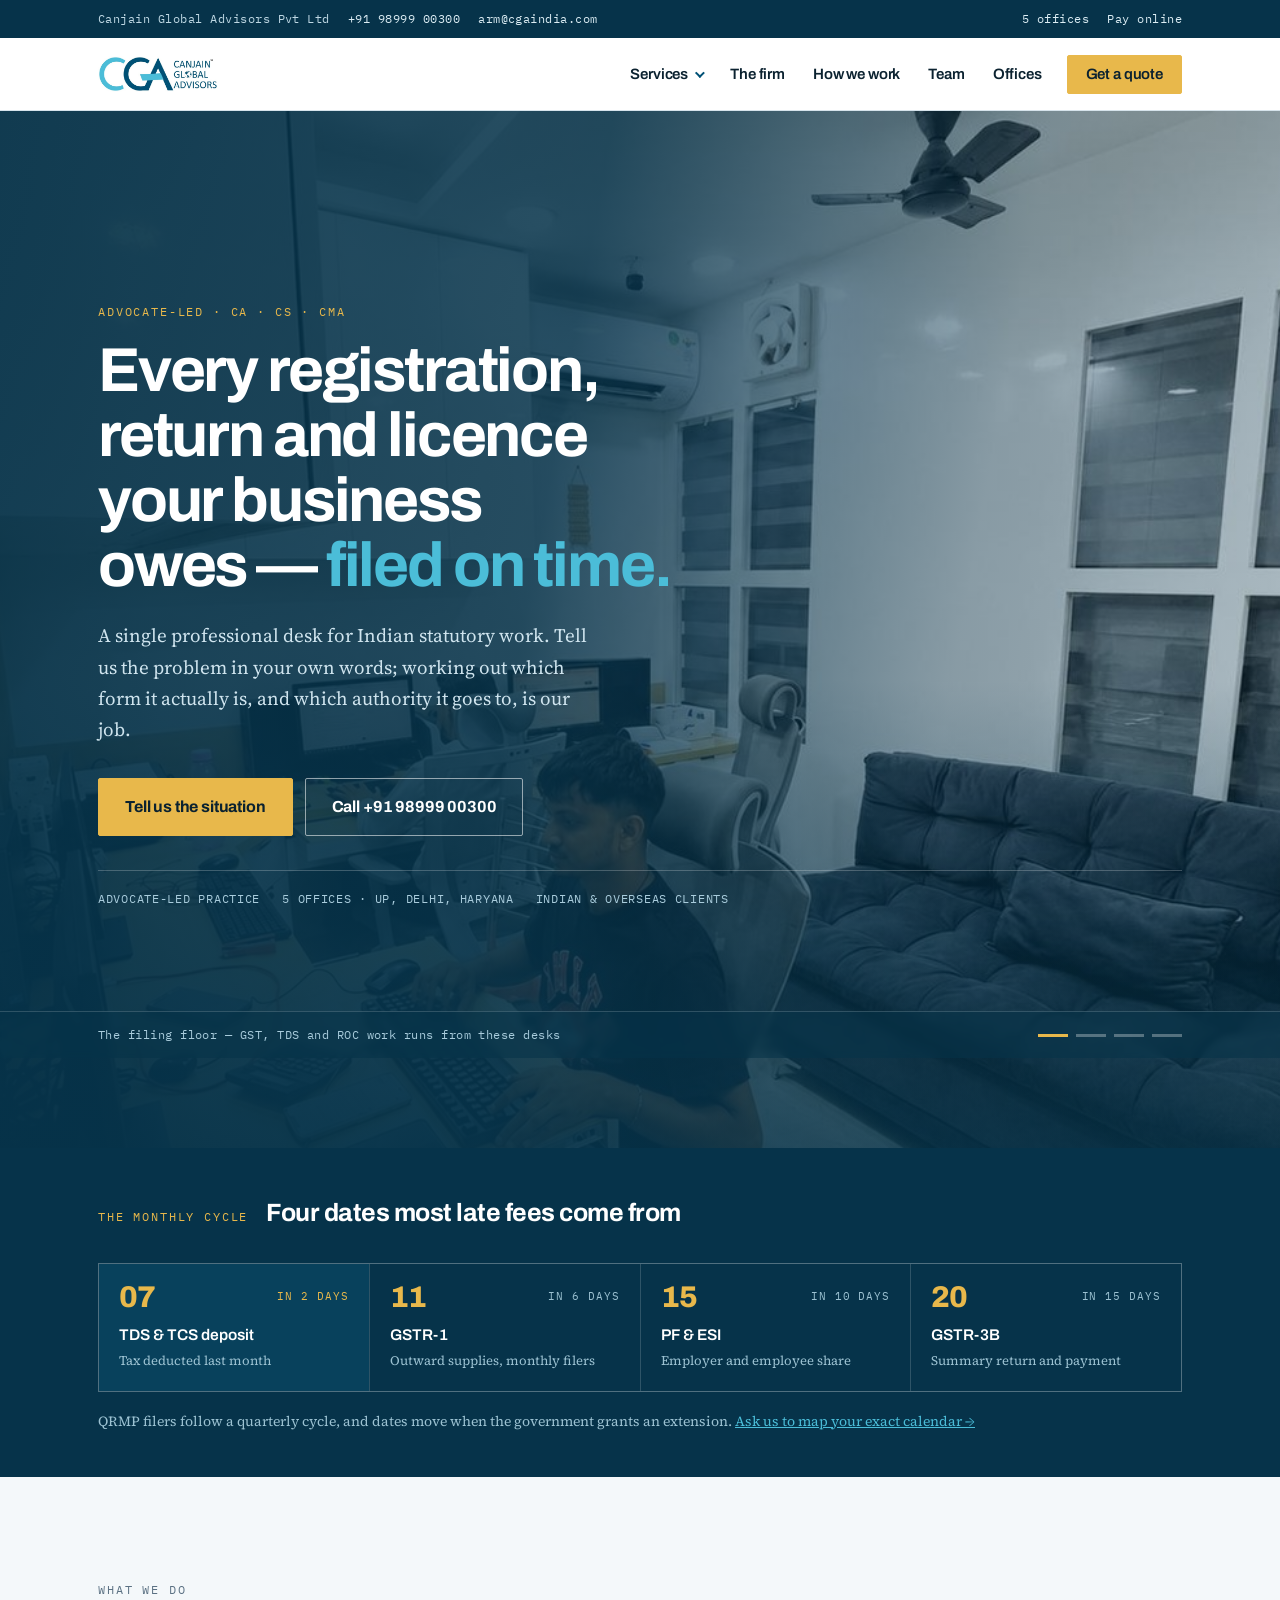
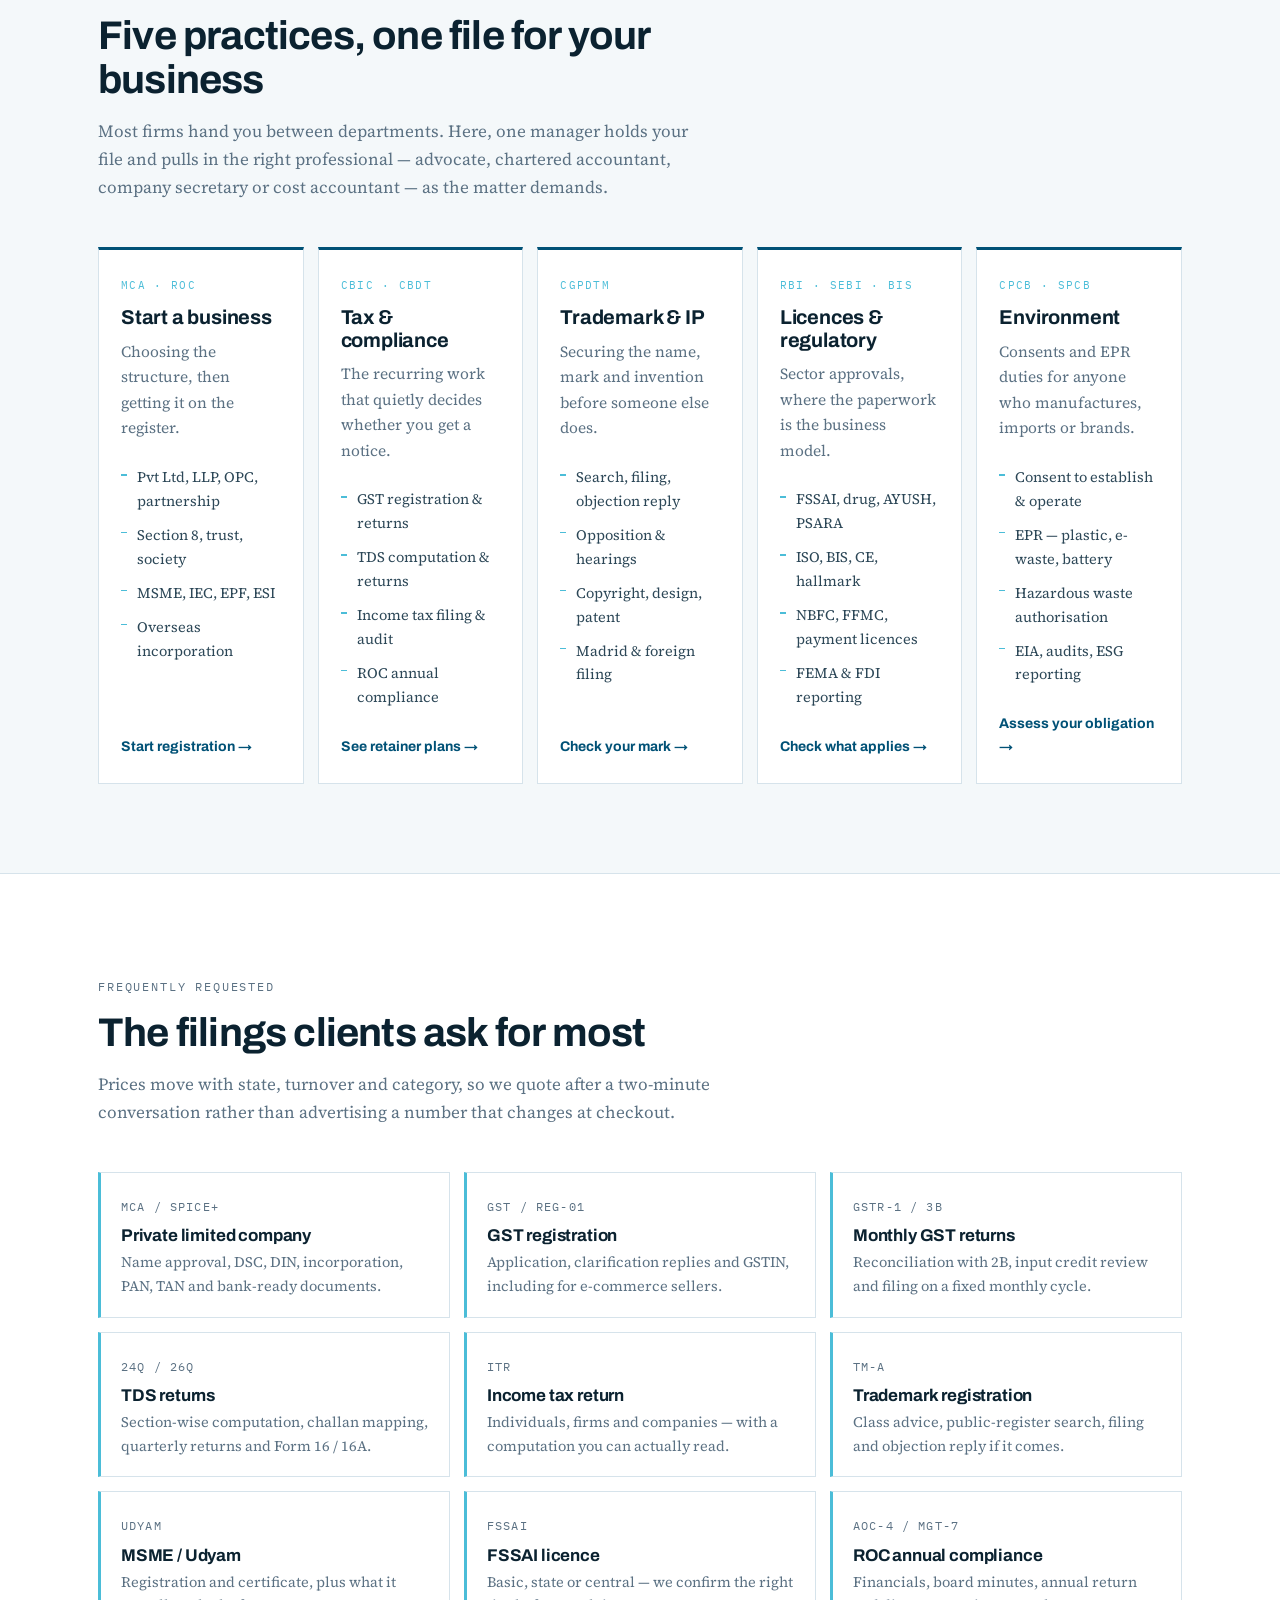
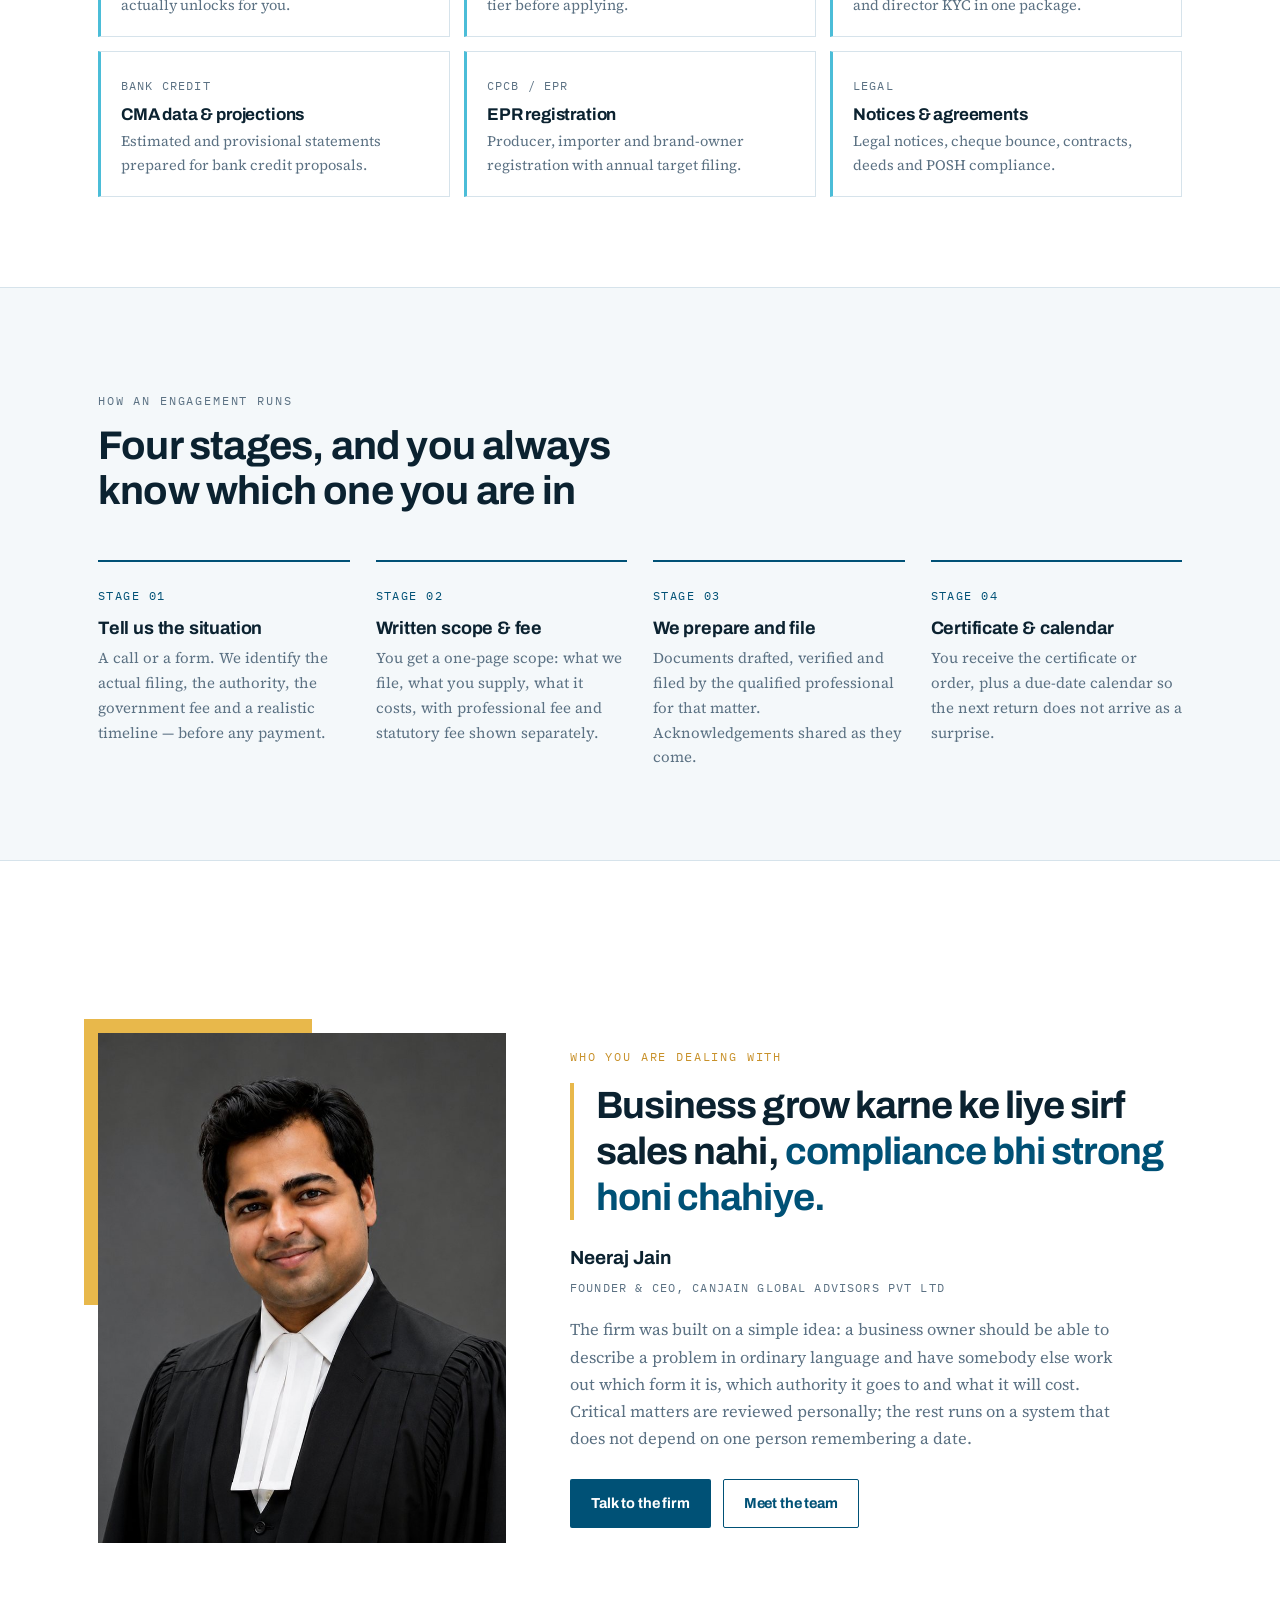
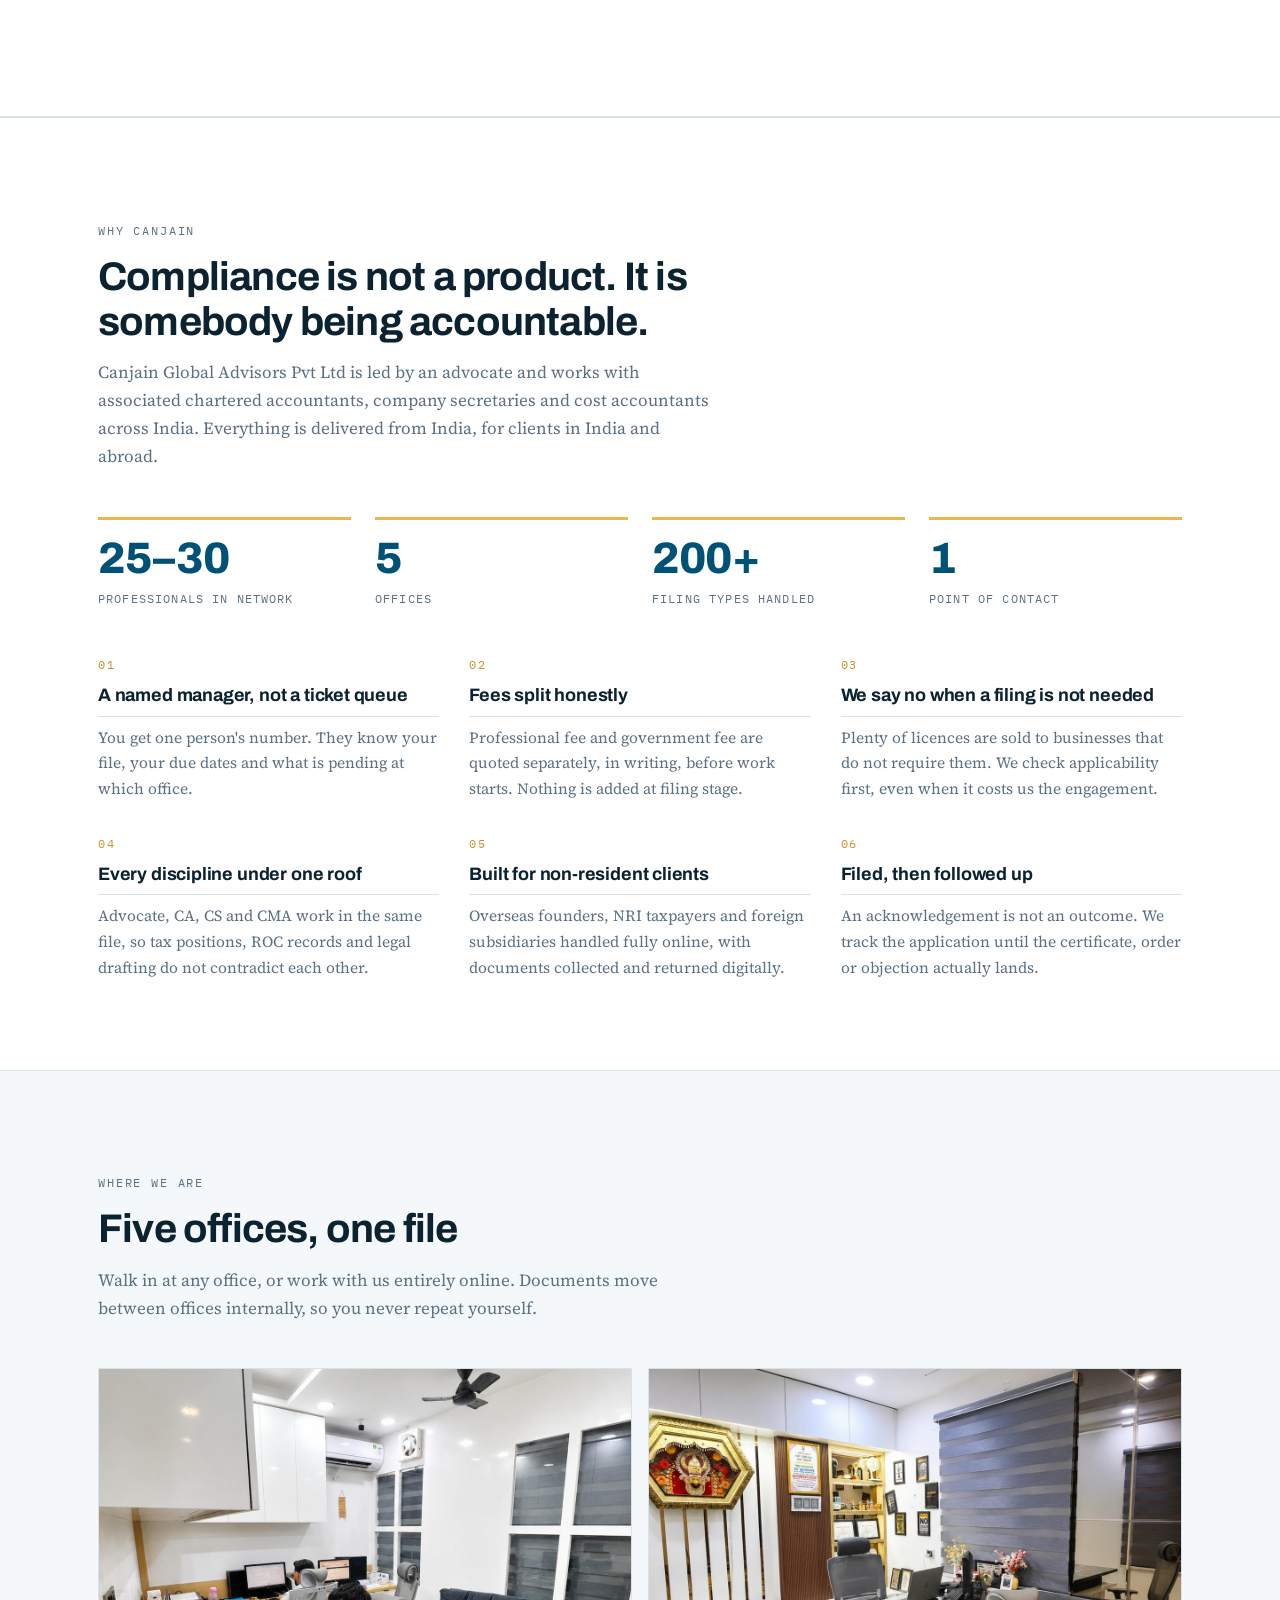
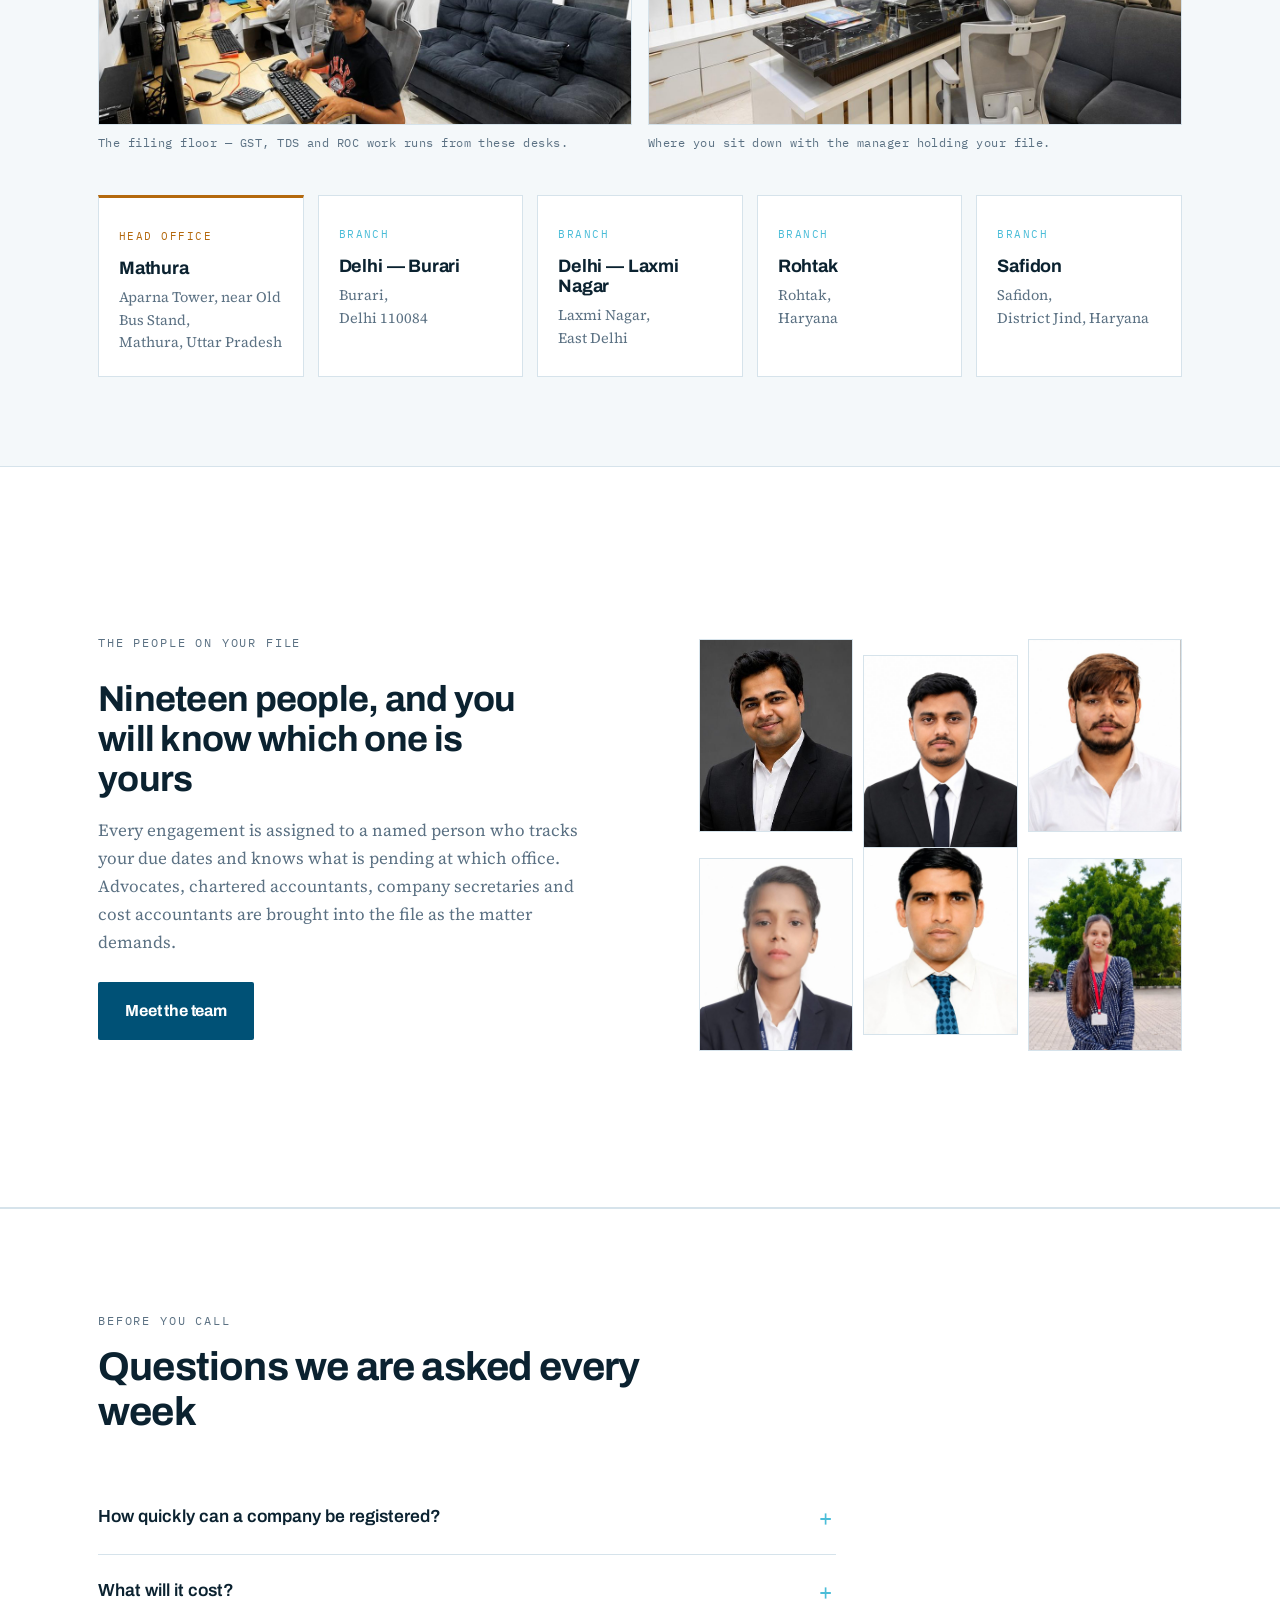
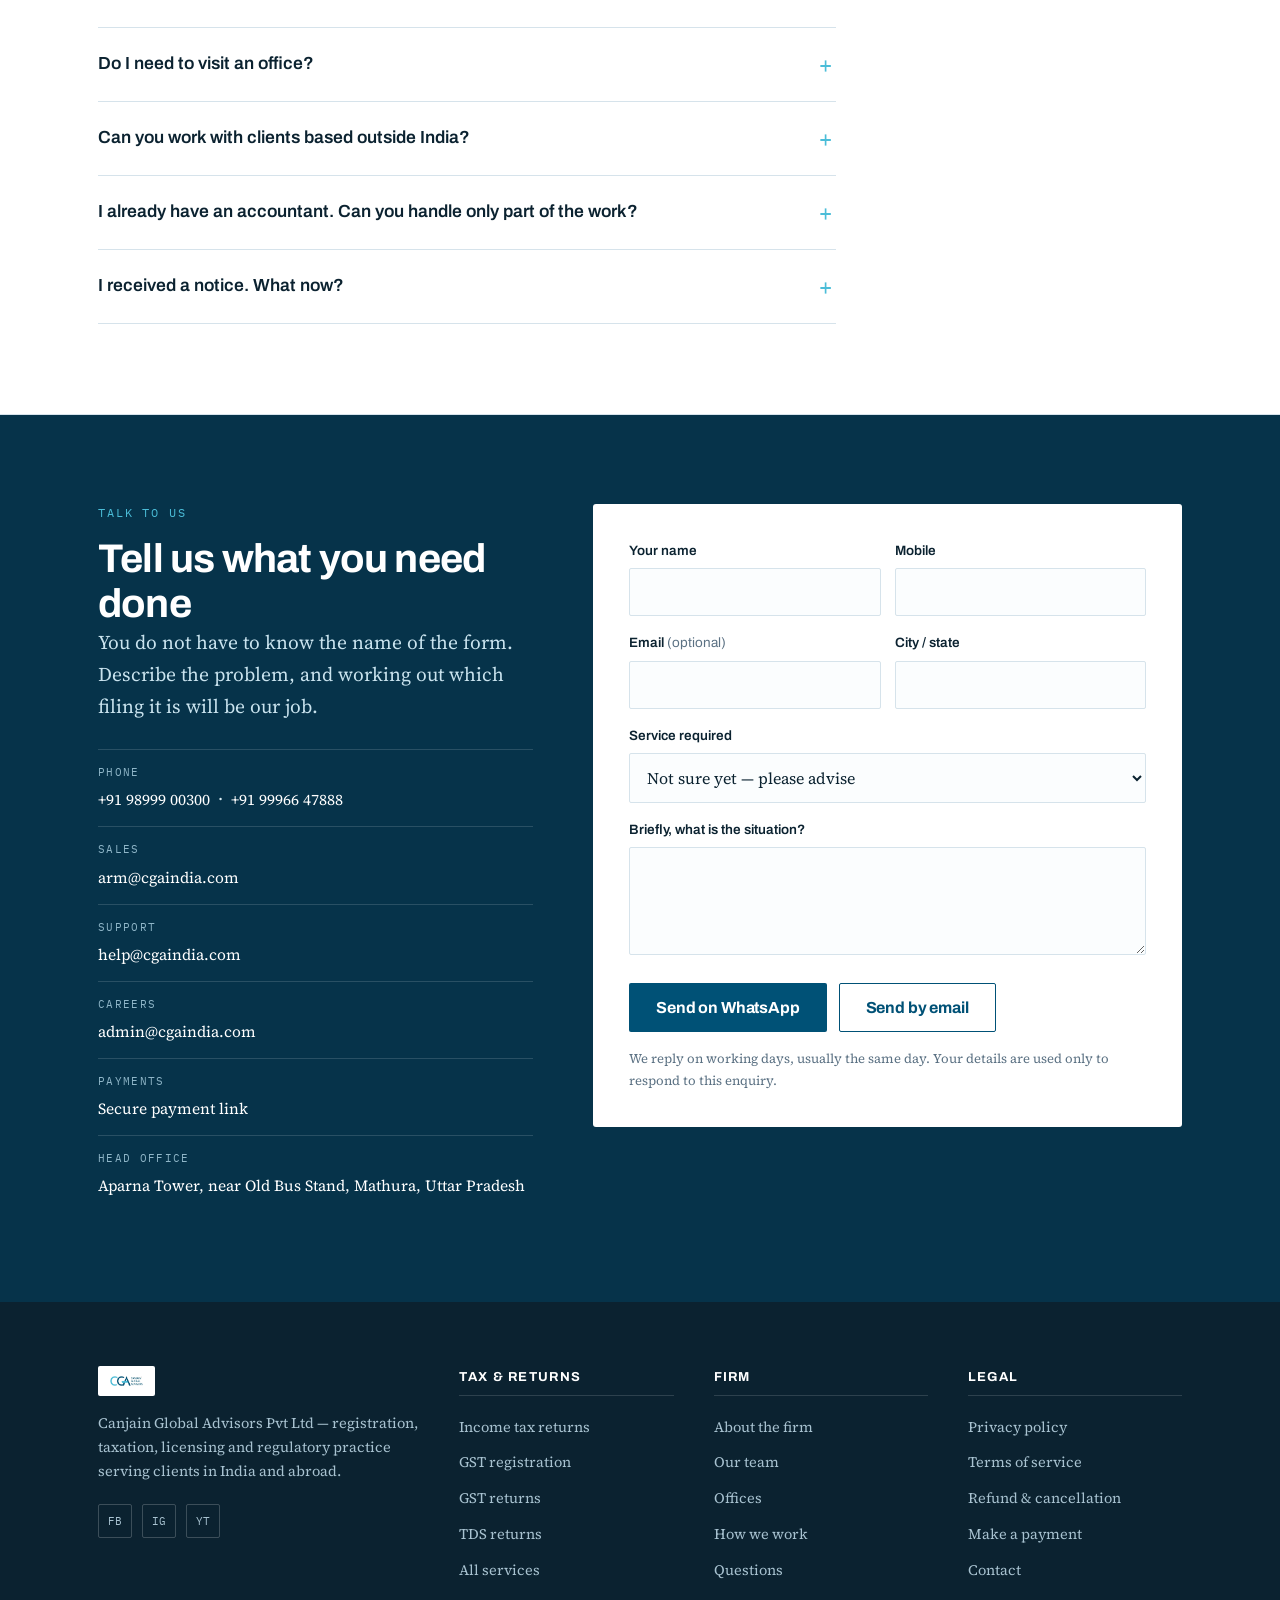
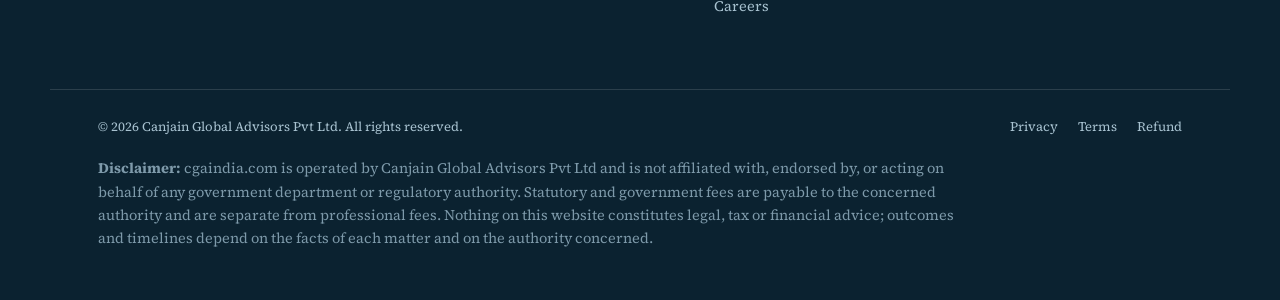
<file: index.html>
<!DOCTYPE html>
<html lang="en">
<head>
<meta charset="utf-8">
<meta name="viewport" content="width=device-width, initial-scale=1">
<title>Canjain Global Advisors — Registration, GST, Trademark &amp; Compliance in India</title>
<meta name="description" content="Advocate-led compliance practice: company registration, GST and income tax, TDS, trademark and IP, sectoral licences, RBI and pollution board approvals. Five offices across UP, Delhi and Haryana. Clients in India and abroad.">
<meta name="theme-color" content="#005176">
<link rel="canonical" href="https://cgaindia.com/">
<meta property="og:title" content="Canjain Global Advisors — Registration, GST, Trademark &amp; Compliance">
<meta property="og:description" content="Every registration, return and licence your business owes — filed on time. Advocate-led, with CAs, CSs and cost accountants in the same file.">
<meta property="og:type" content="website">
<meta property="og:url" content="https://cgaindia.com/">
<meta property="og:image" content="https://cgaindia.com/assets/cga-logo.jpeg">
<link rel="icon" href="assets/cga-logo.jpeg">
<link rel="preconnect" href="https://fonts.googleapis.com">
<link rel="preconnect" href="https://fonts.gstatic.com" crossorigin>
<link href="https://fonts.googleapis.com/css2?family=Archivo:wght@600;700;800&family=IBM+Plex+Mono:wght@400;600&family=Source+Serif+4:ital,opsz,wght@0,8..60,400;0,8..60,600;1,8..60,400&display=swap" rel="stylesheet">
<link rel="stylesheet" href="assets/styles.css">
<script type="application/ld+json">
{
  "@context": "https://schema.org",
  "@type": "ProfessionalService",
  "name": "Canjain Global Advisors Pvt Ltd",
  "url": "https://cgaindia.com/",
  "logo": "https://cgaindia.com/assets/cga-logo.jpeg",
  "telephone": "+91-98999-00300",
  "email": "arm@cgaindia.com",
  "address": {
    "@type": "PostalAddress",
    "streetAddress": "Aparna Tower, near Old Bus Stand",
    "addressLocality": "Mathura",
    "addressRegion": "Uttar Pradesh",
    "addressCountry": "IN"
  },
  "areaServed": "IN"
}
</script>
</head>
<body>
<a class="skip" href="#main">Skip to content</a>

<div class="utility">
  <div class="wrap">
    <span>Canjain Global Advisors Pvt Ltd</span>
    <a href="tel:+919899900300">+91 98999 00300</a>
    <a href="mailto:arm@cgaindia.com">arm@cgaindia.com</a>
    <span class="spacer"></span>
    <a href="#offices">5 offices</a>
    <a href="https://rzp.io/rzp/ehe2M4d" target="_blank" rel="noopener">Pay online</a>
  </div>
</div>

<header class="masthead">
  <div class="wrap">
    <a class="brand" href="index.html" aria-label="Canjain Global Advisors — home">
      <img src="assets/cga-logo.jpeg" alt="Canjain Global Advisors">
    </a>

    <button class="burger" type="button" data-burger aria-label="Menu" aria-expanded="false" aria-controls="primaryNav">
      <span></span><span></span><span></span>
    </button>

    <nav class="primary" id="primaryNav">
      <div class="drop" data-drop>
        <button class="drop-btn" type="button" data-drop-btn data-drop-href="services.html" aria-expanded="false">Services <span class="caret" aria-hidden="true"></span></button>
        <div class="drop-panel" data-drop-panel>
          <div class="dp-col">
            <p class="dp-head">Tax &amp; returns</p>
            <a href="itr-filing.html">Income tax returns</a>
            <a href="tds-returns.html">TDS computation &amp; returns</a>
            <a href="gst-registration.html">GST registration</a>
            <a href="gst-return-filing.html">GST return filing</a>
          </div>
          <div class="dp-col">
            <p class="dp-head">Specialist</p>
            <a href="crypto-tax.html">Crypto &amp; VDA taxation</a>
            <a href="foreign-income.html">Foreign income &amp; NRI</a>
            <a href="international-tax.html">International taxation</a>
            <a href="ecommerce-sellers.html">E-commerce sellers</a>
          </div>
          <div class="dp-col dp-cta">
            <p class="dp-head">Not listed?</p>
            <p class="dp-note">Registrations, trademark, licences, ROC and environment work are handled too — the full register is on one page.</p>
            <a class="dp-all" href="services.html">See all services →</a>
          </div>
        </div>
      </div>
      <a href="about.html">The firm</a>
      <a href="index.html#process">How we work</a>
      <a href="team.html">Team</a>
      <a href="index.html#offices">Offices</a>
      <a class="btn btn-gold" href="index.html#enquire">Get a quote</a>
    </nav>
  </div>
</header>

<main id="main">

  <!-- ============ HERO ============ -->
  <section class="hero" data-cycle>
    <div class="hero-bg" aria-hidden="true">
      <img data-shot class="is-on" src="assets/office-01.jpg" alt="" width="1200" height="800" fetchpriority="high">
      <img data-shot src="assets/neeraj-office.jpg" alt="" width="1200" height="800" loading="lazy">
      <img data-shot src="assets/office-02.jpg" alt="" width="1200" height="800" loading="lazy">
      <img data-shot src="assets/neeraj-desk.jpg" alt="" width="1000" height="666" loading="lazy">
    </div>

    <div class="wrap hero-inner">
      <p class="eyebrow">Advocate-led · CA · CS · CMA</p>
      <h1>Every registration, return and licence your business owes&nbsp;— <em>filed on time.</em></h1>
      <p class="lede">A single professional desk for Indian statutory work. Tell us the problem in your own words; working out which form it actually is, and which authority it goes to, is our job.</p>
      <div class="hero-actions">
        <a class="btn btn-gold btn-lg" href="#enquire">Tell us the situation</a>
        <a class="btn btn-ghost btn-lg" href="tel:+919899900300">Call +91 98999 00300</a>
      </div>
      <div class="credentials">
        <span>Advocate-led practice</span>
        <span>5 offices · UP, Delhi, Haryana</span>
        <span>Indian &amp; overseas clients</span>
      </div>
    </div>

    <div class="hero-foot">
      <div class="wrap">
        <p class="hero-cap">
          <span data-cap class="is-on">The filing floor — GST, TDS and ROC work runs from these desks</span>
          <span data-cap>Neeraj Jain, Founder &amp; CEO</span>
          <span data-cap>Where clients sit down with the manager holding their file</span>
          <span data-cap>Inside the office, on an ordinary working day</span>
        </p>
        <div class="hero-dots" role="tablist" aria-label="Choose a photo">
          <button type="button" data-dot class="is-on" role="tab" aria-selected="true" aria-label="Photo 1"></button>
          <button type="button" data-dot role="tab" aria-selected="false" aria-label="Photo 2"></button>
          <button type="button" data-dot role="tab" aria-selected="false" aria-label="Photo 3"></button>
          <button type="button" data-dot role="tab" aria-selected="false" aria-label="Photo 4"></button>
        </div>
      </div>
    </div>
  </section>

  <!-- ============ DUE-DATE STRIP ============ -->
  <section class="datestrip" aria-label="Recurring statutory due dates">
    <div class="wrap">
      <div class="ds-head">
        <p class="eyebrow">The monthly cycle</p>
        <strong>Four dates most late fees come from</strong>
      </div>
      <ul class="ds-list" id="railList">
        <li data-day="7">
          <span class="rail-day">07</span>
          <span><span class="rail-name">TDS &amp; TCS deposit</span><span class="rail-sub">Tax deducted last month</span></span>
          <span class="rail-when" data-when></span>
        </li>
        <li data-day="11">
          <span class="rail-day">11</span>
          <span><span class="rail-name">GSTR-1</span><span class="rail-sub">Outward supplies, monthly filers</span></span>
          <span class="rail-when" data-when></span>
        </li>
        <li data-day="15">
          <span class="rail-day">15</span>
          <span><span class="rail-name">PF &amp; ESI</span><span class="rail-sub">Employer and employee share</span></span>
          <span class="rail-when" data-when></span>
        </li>
        <li data-day="20">
          <span class="rail-day">20</span>
          <span><span class="rail-name">GSTR-3B</span><span class="rail-sub">Summary return and payment</span></span>
          <span class="rail-when" data-when></span>
        </li>
      </ul>
      <p class="ds-foot">QRMP filers follow a quarterly cycle, and dates move when the government grants an extension. <a href="#enquire">Ask us to map your exact calendar →</a></p>
    </div>
  </section>

  <!-- ============ PRACTICES ============ -->
  <section id="practices">
    <div class="wrap">
      <div class="section-head reveal">
        <p class="eyebrow">What we do</p>
        <h2>Five practices, one file for your business</h2>
        <p>Most firms hand you between departments. Here, one manager holds your file and pulls in the right professional — advocate, chartered accountant, company secretary or cost accountant — as the matter demands.</p>
      </div>

      <div class="practices reveal">
        <article class="practice">
          <span class="authority">MCA · ROC</span>
          <h3>Start a business</h3>
          <p>Choosing the structure, then getting it on the register.</p>
          <ul>
            <li>Pvt Ltd, LLP, OPC, partnership</li>
            <li>Section 8, trust, society</li>
            <li>MSME, IEC, EPF, ESI</li>
            <li>Overseas incorporation</li>
          </ul>
          <a class="go" href="#enquire">Start registration →</a>
        </article>

        <article class="practice">
          <span class="authority">CBIC · CBDT</span>
          <h3>Tax &amp; compliance</h3>
          <p>The recurring work that quietly decides whether you get a notice.</p>
          <ul>
            <li>GST registration &amp; returns</li>
            <li>TDS computation &amp; returns</li>
            <li>Income tax filing &amp; audit</li>
            <li>ROC annual compliance</li>
          </ul>
          <a class="go" href="#enquire">See retainer plans →</a>
        </article>

        <article class="practice">
          <span class="authority">CGPDTM</span>
          <h3>Trademark &amp; IP</h3>
          <p>Securing the name, mark and invention before someone else does.</p>
          <ul>
            <li>Search, filing, objection reply</li>
            <li>Opposition &amp; hearings</li>
            <li>Copyright, design, patent</li>
            <li>Madrid &amp; foreign filing</li>
          </ul>
          <a class="go" href="#enquire">Check your mark →</a>
        </article>

        <article class="practice">
          <span class="authority">RBI · SEBI · BIS</span>
          <h3>Licences &amp; regulatory</h3>
          <p>Sector approvals, where the paperwork is the business model.</p>
          <ul>
            <li>FSSAI, drug, AYUSH, PSARA</li>
            <li>ISO, BIS, CE, hallmark</li>
            <li>NBFC, FFMC, payment licences</li>
            <li>FEMA &amp; FDI reporting</li>
          </ul>
          <a class="go" href="#enquire">Check what applies →</a>
        </article>

        <article class="practice">
          <span class="authority">CPCB · SPCB</span>
          <h3>Environment</h3>
          <p>Consents and EPR duties for anyone who manufactures, imports or brands.</p>
          <ul>
            <li>Consent to establish &amp; operate</li>
            <li>EPR — plastic, e-waste, battery</li>
            <li>Hazardous waste authorisation</li>
            <li>EIA, audits, ESG reporting</li>
          </ul>
          <a class="go" href="#enquire">Assess your obligation →</a>
        </article>
      </div>
    </div>
  </section>

  <!-- ============ FILINGS ============ -->
  <section id="filings" class="band">
    <div class="wrap">
      <div class="section-head reveal">
        <p class="eyebrow">Frequently requested</p>
        <h2>The filings clients ask for most</h2>
        <p>Prices move with state, turnover and category, so we quote after a two-minute conversation rather than advertising a number that changes at checkout.</p>
      </div>

      <div class="filings reveal">
        <a class="filing" href="#enquire">
          <span class="form-no">MCA / SPICe+</span>
          <h3>Private limited company</h3>
          <p>Name approval, DSC, DIN, incorporation, PAN, TAN and bank-ready documents.</p>
        </a>
        <a class="filing" href="gst-registration.html">
          <span class="form-no">GST / REG-01</span>
          <h3>GST registration</h3>
          <p>Application, clarification replies and GSTIN, including for e-commerce sellers.</p>
        </a>
        <a class="filing" href="gst-return-filing.html">
          <span class="form-no">GSTR-1 / 3B</span>
          <h3>Monthly GST returns</h3>
          <p>Reconciliation with 2B, input credit review and filing on a fixed monthly cycle.</p>
        </a>
        <a class="filing" href="tds-returns.html">
          <span class="form-no">24Q / 26Q</span>
          <h3>TDS returns</h3>
          <p>Section-wise computation, challan mapping, quarterly returns and Form 16 / 16A.</p>
        </a>
        <a class="filing" href="itr-filing.html">
          <span class="form-no">ITR</span>
          <h3>Income tax return</h3>
          <p>Individuals, firms and companies — with a computation you can actually read.</p>
        </a>
        <a class="filing" href="#enquire">
          <span class="form-no">TM-A</span>
          <h3>Trademark registration</h3>
          <p>Class advice, public-register search, filing and objection reply if it comes.</p>
        </a>
        <a class="filing" href="#enquire">
          <span class="form-no">UDYAM</span>
          <h3>MSME / Udyam</h3>
          <p>Registration and certificate, plus what it actually unlocks for you.</p>
        </a>
        <a class="filing" href="#enquire">
          <span class="form-no">FSSAI</span>
          <h3>FSSAI licence</h3>
          <p>Basic, state or central — we confirm the right tier before applying.</p>
        </a>
        <a class="filing" href="#enquire">
          <span class="form-no">AOC-4 / MGT-7</span>
          <h3>ROC annual compliance</h3>
          <p>Financials, board minutes, annual return and director KYC in one package.</p>
        </a>
        <a class="filing" href="#enquire">
          <span class="form-no">Bank credit</span>
          <h3>CMA data &amp; projections</h3>
          <p>Estimated and provisional statements prepared for bank credit proposals.</p>
        </a>
        <a class="filing" href="#enquire">
          <span class="form-no">CPCB / EPR</span>
          <h3>EPR registration</h3>
          <p>Producer, importer and brand-owner registration with annual target filing.</p>
        </a>
        <a class="filing" href="#enquire">
          <span class="form-no">Legal</span>
          <h3>Notices &amp; agreements</h3>
          <p>Legal notices, cheque bounce, contracts, deeds and POSH compliance.</p>
        </a>
      </div>
    </div>
  </section>

  <!-- ============ PROCESS ============ -->
  <section id="process">
    <div class="wrap">
      <div class="section-head reveal">
        <p class="eyebrow">How an engagement runs</p>
        <h2>Four stages, and you always know which one you are in</h2>
      </div>
      <div class="stages reveal">
        <div class="stage">
          <span class="no">STAGE 01</span>
          <h3>Tell us the situation</h3>
          <p>A call or a form. We identify the actual filing, the authority, the government fee and a realistic timeline — before any payment.</p>
        </div>
        <div class="stage">
          <span class="no">STAGE 02</span>
          <h3>Written scope &amp; fee</h3>
          <p>You get a one-page scope: what we file, what you supply, what it costs, with professional fee and statutory fee shown separately.</p>
        </div>
        <div class="stage">
          <span class="no">STAGE 03</span>
          <h3>We prepare and file</h3>
          <p>Documents drafted, verified and filed by the qualified professional for that matter. Acknowledgements shared as they come.</p>
        </div>
        <div class="stage">
          <span class="no">STAGE 04</span>
          <h3>Certificate &amp; calendar</h3>
          <p>You receive the certificate or order, plus a due-date calendar so the next return does not arrive as a surprise.</p>
        </div>
      </div>
    </div>
  </section>

  <!-- ============ FIRM ============ -->
  <!-- ============ FOUNDER ============ -->
  <section class="founder">
    <div class="wrap">
      <div class="fd-photo reveal">
        <img src="assets/neeraj-advocate.jpg" alt="Neeraj Jain, Founder and CEO of Canjain Global Advisors" width="760" height="950" loading="lazy" decoding="async">
      </div>
      <div class="fd-copy reveal">
        <p class="eyebrow">Who you are dealing with</p>
        <blockquote>Business grow karne ke liye sirf sales nahi, <em>compliance bhi strong honi chahiye.</em></blockquote>
        <p class="fd-name">Neeraj Jain</p>
        <p class="fd-role">Founder &amp; CEO, Canjain Global Advisors Pvt Ltd</p>
        <p class="fd-body">The firm was built on a simple idea: a business owner should be able to describe a problem in ordinary language and have somebody else work out which form it is, which authority it goes to and what it will cost. Critical matters are reviewed personally; the rest runs on a system that does not depend on one person remembering a date.</p>
        <div class="fd-actions">
          <a class="btn btn-solid" href="#enquire">Talk to the firm</a>
          <a class="btn btn-line" href="#team">Meet the team</a>
        </div>
      </div>
    </div>
  </section>

  <section id="firm" class="band firmband">
    <div class="wrap">
      <div class="section-head reveal">
        <p class="eyebrow">Why Canjain</p>
        <h2>Compliance is not a product. It is somebody being accountable.</h2>
        <p>Canjain Global Advisors Pvt Ltd is led by an advocate and works with associated chartered accountants, company secretaries and cost accountants across India. Everything is delivered from India, for clients in India and abroad.</p>
      </div>

      <div class="stats reveal">
        <div class="stat"><div class="n">25–30</div><div class="l">Professionals in network</div></div>
        <div class="stat"><div class="n">5</div><div class="l">Offices</div></div>
        <div class="stat"><div class="n">200+</div><div class="l">Filing types handled</div></div>
        <div class="stat"><div class="n">1</div><div class="l">Point of contact</div></div>
      </div>

      <div class="reasons reveal">
        <div class="reason"><span class="rn">01</span>
          <h3>A named manager, not a ticket queue</h3>
          <p>You get one person's number. They know your file, your due dates and what is pending at which office.</p>
        </div>
        <div class="reason"><span class="rn">02</span>
          <h3>Fees split honestly</h3>
          <p>Professional fee and government fee are quoted separately, in writing, before work starts. Nothing is added at filing stage.</p>
        </div>
        <div class="reason"><span class="rn">03</span>
          <h3>We say no when a filing is not needed</h3>
          <p>Plenty of licences are sold to businesses that do not require them. We check applicability first, even when it costs us the engagement.</p>
        </div>
        <div class="reason"><span class="rn">04</span>
          <h3>Every discipline under one roof</h3>
          <p>Advocate, CA, CS and CMA work in the same file, so tax positions, ROC records and legal drafting do not contradict each other.</p>
        </div>
        <div class="reason"><span class="rn">05</span>
          <h3>Built for non-resident clients</h3>
          <p>Overseas founders, NRI taxpayers and foreign subsidiaries handled fully online, with documents collected and returned digitally.</p>
        </div>
        <div class="reason"><span class="rn">06</span>
          <h3>Filed, then followed up</h3>
          <p>An acknowledgement is not an outcome. We track the application until the certificate, order or objection actually lands.</p>
        </div>
      </div>
    </div>
  </section>

  <!-- ============ OFFICES ============ -->
  <section id="offices">
    <div class="wrap">
      <div class="section-head reveal">
        <p class="eyebrow">Where we are</p>
        <h2>Five offices, one file</h2>
        <p>Walk in at any office, or work with us entirely online. Documents move between offices internally, so you never repeat yourself.</p>
      </div>
      <div class="office-shots reveal">
        <figure>
          <img src="assets/office-01.jpg" alt="Filing desks at the Canjain Global Advisors office" width="1200" height="800" loading="lazy" decoding="async">
          <figcaption>The filing floor — GST, TDS and ROC work runs from these desks.</figcaption>
        </figure>
        <figure>
          <img src="assets/office-02.jpg" alt="Client meeting desk at the Canjain Global Advisors office" width="1200" height="800" loading="lazy" decoding="async">
          <figcaption>Where you sit down with the manager holding your file.</figcaption>
        </figure>
      </div>

      <div class="offices reveal">
        <div class="office ho">
          <span class="tag">Head office</span>
          <h3>Mathura</h3>
          <address>Aparna Tower, near Old Bus Stand,<br>Mathura, Uttar Pradesh</address>
        </div>
        <div class="office">
          <span class="tag">Branch</span>
          <h3>Delhi — Burari</h3>
          <address>Burari,<br>Delhi 110084</address>
        </div>
        <div class="office">
          <span class="tag">Branch</span>
          <h3>Delhi — Laxmi Nagar</h3>
          <address>Laxmi Nagar,<br>East Delhi</address>
        </div>
        <div class="office">
          <span class="tag">Branch</span>
          <h3>Rohtak</h3>
          <address>Rohtak,<br>Haryana</address>
        </div>
        <div class="office">
          <span class="tag">Branch</span>
          <h3>Safidon</h3>
          <address>Safidon,<br>District Jind, Haryana</address>
        </div>
      </div>
    </div>
  </section>


  <!-- ============ TEAM TEASER ============ -->
  <section class="teamteaser">
    <div class="wrap">
      <div class="tt-copy reveal">
        <p class="eyebrow">The people on your file</p>
        <h2>Nineteen people, and you will know which one is yours</h2>
        <p>Every engagement is assigned to a named person who tracks your due dates and knows what is pending at which office. Advocates, chartered accountants, company secretaries and cost accountants are brought into the file as the matter demands.</p>
        <a class="btn btn-solid btn-lg" href="team.html">Meet the team</a>
      </div>
      <ul class="tt-faces reveal" aria-hidden="true">
        <li><img src="assets/neeraj.jpg" alt="" width="433" height="541" loading="lazy" decoding="async"></li>
        <li><img src="assets/naveen-kumar.jpg" alt="" width="640" height="800" loading="lazy" decoding="async"></li>
        <li><img src="assets/krishan-kumar.jpg" alt="" width="640" height="800" loading="lazy" decoding="async"></li>
        <li><img src="assets/ritu.jpg" alt="" width="640" height="800" loading="lazy" decoding="async"></li>
        <li><img src="assets/hemant-sharma.jpg" alt="" width="640" height="800" loading="lazy" decoding="async"></li>
        <li><img src="assets/kafi.jpg" alt="" width="640" height="800" loading="lazy" decoding="async"></li>
      </ul>
    </div>
  </section>

  <!-- ============ FAQ ============ -->
  <section id="faq" class="band">
    <div class="wrap">
      <div class="section-head reveal">
        <p class="eyebrow">Before you call</p>
        <h2>Questions we are asked every week</h2>
      </div>
      <div class="faq reveal">
        <details>
          <summary>How quickly can a company be registered?</summary>
          <p>Once name approval and signed documents are in hand, incorporation is usually a matter of days rather than weeks. The variable is document readiness — identity proofs, address proof for the registered office and the NOC from the property owner. We give you a realistic date at the scope stage, not an optimistic one.</p>
        </details>
        <details>
          <summary>What will it cost?</summary>
          <p>Two components: our professional fee, and the statutory or government fee, which is fixed by the authority and varies with state, authorised capital, turnover or category. We quote both separately in writing before starting. Anyone quoting a single all-India number without asking about your state is guessing.</p>
        </details>
        <details>
          <summary>Do I need to visit an office?</summary>
          <p>No. Most matters run entirely online — documents collected digitally, signatures through DSC or e-sign. If you would rather sit across a desk, any of our five offices works.</p>
        </details>
        <details>
          <summary>Can you work with clients based outside India?</summary>
          <p>Yes. Non-resident founders, NRI taxpayers and foreign parent companies are a regular part of the practice. Everything is delivered from India, and we handle apostille and notarisation requirements where the authority asks for them.</p>
        </details>
        <details>
          <summary>I already have an accountant. Can you handle only part of the work?</summary>
          <p>Yes. Many clients keep their existing bookkeeping and bring us in for licensing, trademark, ROC or a specific notice. We will not push a bundle you do not need.</p>
        </details>
        <details>
          <summary>I received a notice. What now?</summary>
          <p>Send it across before the reply window closes — GST, income tax, ROC and pollution board notices all carry deadlines, and an extension is easier to get before the date than after. We read it, tell you how serious it is, and quote for the reply.</p>
        </details>
      </div>
    </div>
  </section>

  <!-- ============ ENQUIRY ============ -->
  <section id="enquire" class="enquire">
    <div class="wrap grid">
      <div>
        <p class="eyebrow">Talk to us</p>
        <h2>Tell us what you need done</h2>
        <p class="lede" style="color:#C9E3EE">You do not have to know the name of the form. Describe the problem, and working out which filing it is will be our job.</p>
        <ul class="contact-list">
          <li><span class="k">Phone</span><a href="tel:+919899900300">+91 98999 00300</a> &nbsp;·&nbsp; <a href="tel:+919996647888">+91 99966 47888</a></li>
          <li><span class="k">Sales</span><a href="mailto:arm@cgaindia.com">arm@cgaindia.com</a></li>
          <li><span class="k">Support</span><a href="mailto:help@cgaindia.com">help@cgaindia.com</a></li>
          <li><span class="k">Careers</span><a href="mailto:admin@cgaindia.com">admin@cgaindia.com</a></li>
          <li><span class="k">Payments</span><a href="https://rzp.io/rzp/ehe2M4d" target="_blank" rel="noopener">Secure payment link</a></li>
          <li><span class="k">Head office</span><span>Aparna Tower, near Old Bus Stand, Mathura, Uttar Pradesh</span></li>
        </ul>
      </div>

      <form class="enquiry" id="enquiryForm" novalidate>
        <div class="two-up">
          <div class="field" id="f-name">
            <label for="q-name">Your name</label>
            <input id="q-name" name="name" type="text" autocomplete="name" required>
            <span class="err">Please enter your name.</span>
          </div>
          <div class="field" id="f-mobile">
            <label for="q-mobile">Mobile</label>
            <input id="q-mobile" name="mobile" type="tel" inputmode="numeric" autocomplete="tel" required>
            <span class="err">Enter a valid 10-digit mobile number.</span>
          </div>
        </div>
        <div class="two-up">
          <div class="field" id="f-email">
            <label for="q-email">Email <span style="font-weight:400;color:#5B7183">(optional)</span></label>
            <input id="q-email" name="email" type="email" autocomplete="email">
            <span class="err">That email address does not look right.</span>
          </div>
          <div class="field">
            <label for="q-city">City / state</label>
            <input id="q-city" name="city" type="text" autocomplete="address-level2">
          </div>
        </div>
        <div class="field">
          <label for="q-service">Service required</label>
          <select id="q-service" name="service">
            <option value="Not sure yet">Not sure yet — please advise</option>
            <option>Company / LLP registration</option>
            <option>GST registration or returns</option>
            <option>TDS returns</option>
            <option>Income tax return or notice</option>
            <option>ROC annual compliance</option>
            <option>Trademark, copyright or patent</option>
            <option>FSSAI, ISO or other licence</option>
            <option>NBFC / RBI approval</option>
            <option>Environment / EPR</option>
            <option>CMA data or project report</option>
            <option>Legal notice or agreement</option>
          </select>
        </div>
        <div class="field" id="f-msg">
          <label for="q-msg">Briefly, what is the situation?</label>
          <textarea id="q-msg" name="message" required></textarea>
          <span class="err">A line or two about the matter helps us quote accurately.</span>
        </div>
        <div class="form-actions">
          <button class="btn btn-solid btn-lg" type="button" id="sendWhatsApp">Send on WhatsApp</button>
          <button class="btn btn-line btn-lg" type="button" id="sendEmail">Send by email</button>
        </div>
        <p class="form-note">We reply on working days, usually the same day. Your details are used only to respond to this enquiry.</p>
      </form>
    </div>
  </section>

</main>

<footer class="site">
  <div class="wrap top">
    <div>
      <img class="mark" src="assets/cga-logo.jpeg" alt="Canjain Global Advisors">
      <p>Canjain Global Advisors Pvt Ltd — registration, taxation, licensing and regulatory practice serving clients in India and abroad.</p>
      <div class="social">
        <a href="https://www.facebook.com/profile.php?id=100081348033294" target="_blank" rel="noopener" aria-label="Facebook">FB</a>
        <a href="https://www.instagram.com/canjain_" target="_blank" rel="noopener" aria-label="Instagram">IG</a>
        <a href="https://www.youtube.com/@canjain" target="_blank" rel="noopener" aria-label="YouTube">YT</a>
      </div>
    </div>
    <div>
      <h4>Tax &amp; returns</h4>
      <ul>
        <li><a href="itr-filing.html">Income tax returns</a></li>
        <li><a href="gst-registration.html">GST registration</a></li>
        <li><a href="gst-return-filing.html">GST returns</a></li>
        <li><a href="tds-returns.html">TDS returns</a></li>
        <li><a href="services.html">All services</a></li>
      </ul>
    </div>
    <div>
      <h4>Firm</h4>
      <ul>
        <li><a href="about.html">About the firm</a></li>
        <li><a href="team.html">Our team</a></li>
        <li><a href="#offices">Offices</a></li>
        <li><a href="#process">How we work</a></li>
        <li><a href="#faq">Questions</a></li>
        <li><a href="mailto:admin@cgaindia.com">Careers</a></li>
      </ul>
    </div>
    <div>
      <h4>Legal</h4>
      <ul>
        <li><a href="privacy.html">Privacy policy</a></li>
        <li><a href="terms.html">Terms of service</a></li>
        <li><a href="refund.html">Refund &amp; cancellation</a></li>
        <li><a href="https://rzp.io/rzp/ehe2M4d" target="_blank" rel="noopener">Make a payment</a></li>
        <li><a href="#enquire">Contact</a></li>
      </ul>
    </div>
  </div>
  <div class="wrap legal">
    <div class="row">
      <span>© <span id="yr">2026</span> Canjain Global Advisors Pvt Ltd. All rights reserved.</span>
      <span class="spacer"></span>
      <a href="privacy.html">Privacy</a>
      <a href="terms.html">Terms</a>
      <a href="refund.html">Refund</a>
    </div>
    <p class="disclaimer"><strong>Disclaimer:</strong> cgaindia.com is operated by Canjain Global Advisors Pvt Ltd and is not affiliated with, endorsed by, or acting on behalf of any government department or regulatory authority. Statutory and government fees are payable to the concerned authority and are separate from professional fees. Nothing on this website constitutes legal, tax or financial advice; outcomes and timelines depend on the facts of each matter and on the authority concerned.</p>
  </div>
</footer>

<div class="callbar">
  <a href="tel:+919899900300">Call now</a>
  <a class="wa" href="https://wa.me/919899900300?text=Hi%20Canjain%2C%20I%20need%20help%20with%20" target="_blank" rel="noopener">WhatsApp</a>
</div>

<script>
(function () {
  'use strict';

  /* ---- Enquiry form ---- */
  var form = document.getElementById('enquiryForm');

  function val(id) { return (document.getElementById(id).value || '').trim(); }

  function setInvalid(wrapId, bad) {
    var el = document.getElementById(wrapId);
    if (el) el.classList.toggle('invalid', bad);
    return !bad;
  }

  function validate() {
    var ok = true;
    ok = setInvalid('f-name', val('q-name').length < 2) && ok;
    ok = setInvalid('f-mobile', !/^[6-9]\d{9}$/.test(val('q-mobile').replace(/\D/g, '').slice(-10))) && ok;
    var email = val('q-email');
    ok = setInvalid('f-email', email !== '' && !/^[^\s@]+@[^\s@]+\.[^\s@]{2,}$/.test(email)) && ok;
    ok = setInvalid('f-msg', val('q-msg').length < 5) && ok;
    if (!ok) {
      var first = form.querySelector('.field.invalid input, .field.invalid textarea');
      if (first) first.focus();
    }
    return ok;
  }

  function summary() {
    return 'New enquiry — cgaindia.com\n'
      + 'Name: ' + val('q-name') + '\n'
      + 'Mobile: ' + val('q-mobile') + '\n'
      + 'Email: ' + (val('q-email') || '—') + '\n'
      + 'City/State: ' + (val('q-city') || '—') + '\n'
      + 'Service: ' + document.getElementById('q-service').value + '\n'
      + 'Situation: ' + val('q-msg');
  }

  document.getElementById('sendWhatsApp').addEventListener('click', function () {
    if (!validate()) return;
    window.open('https://wa.me/919899900300?text=' + encodeURIComponent(summary()), '_blank', 'noopener');
  });

  document.getElementById('sendEmail').addEventListener('click', function () {
    if (!validate()) return;
    window.location.href = 'mailto:arm@cgaindia.com'
      + '?subject=' + encodeURIComponent('Website enquiry — ' + val('q-name'))
      + '&body=' + encodeURIComponent(summary());
  });
})();
</script>
<script src="assets/site.js"></script>
</body>
</html>
</file>
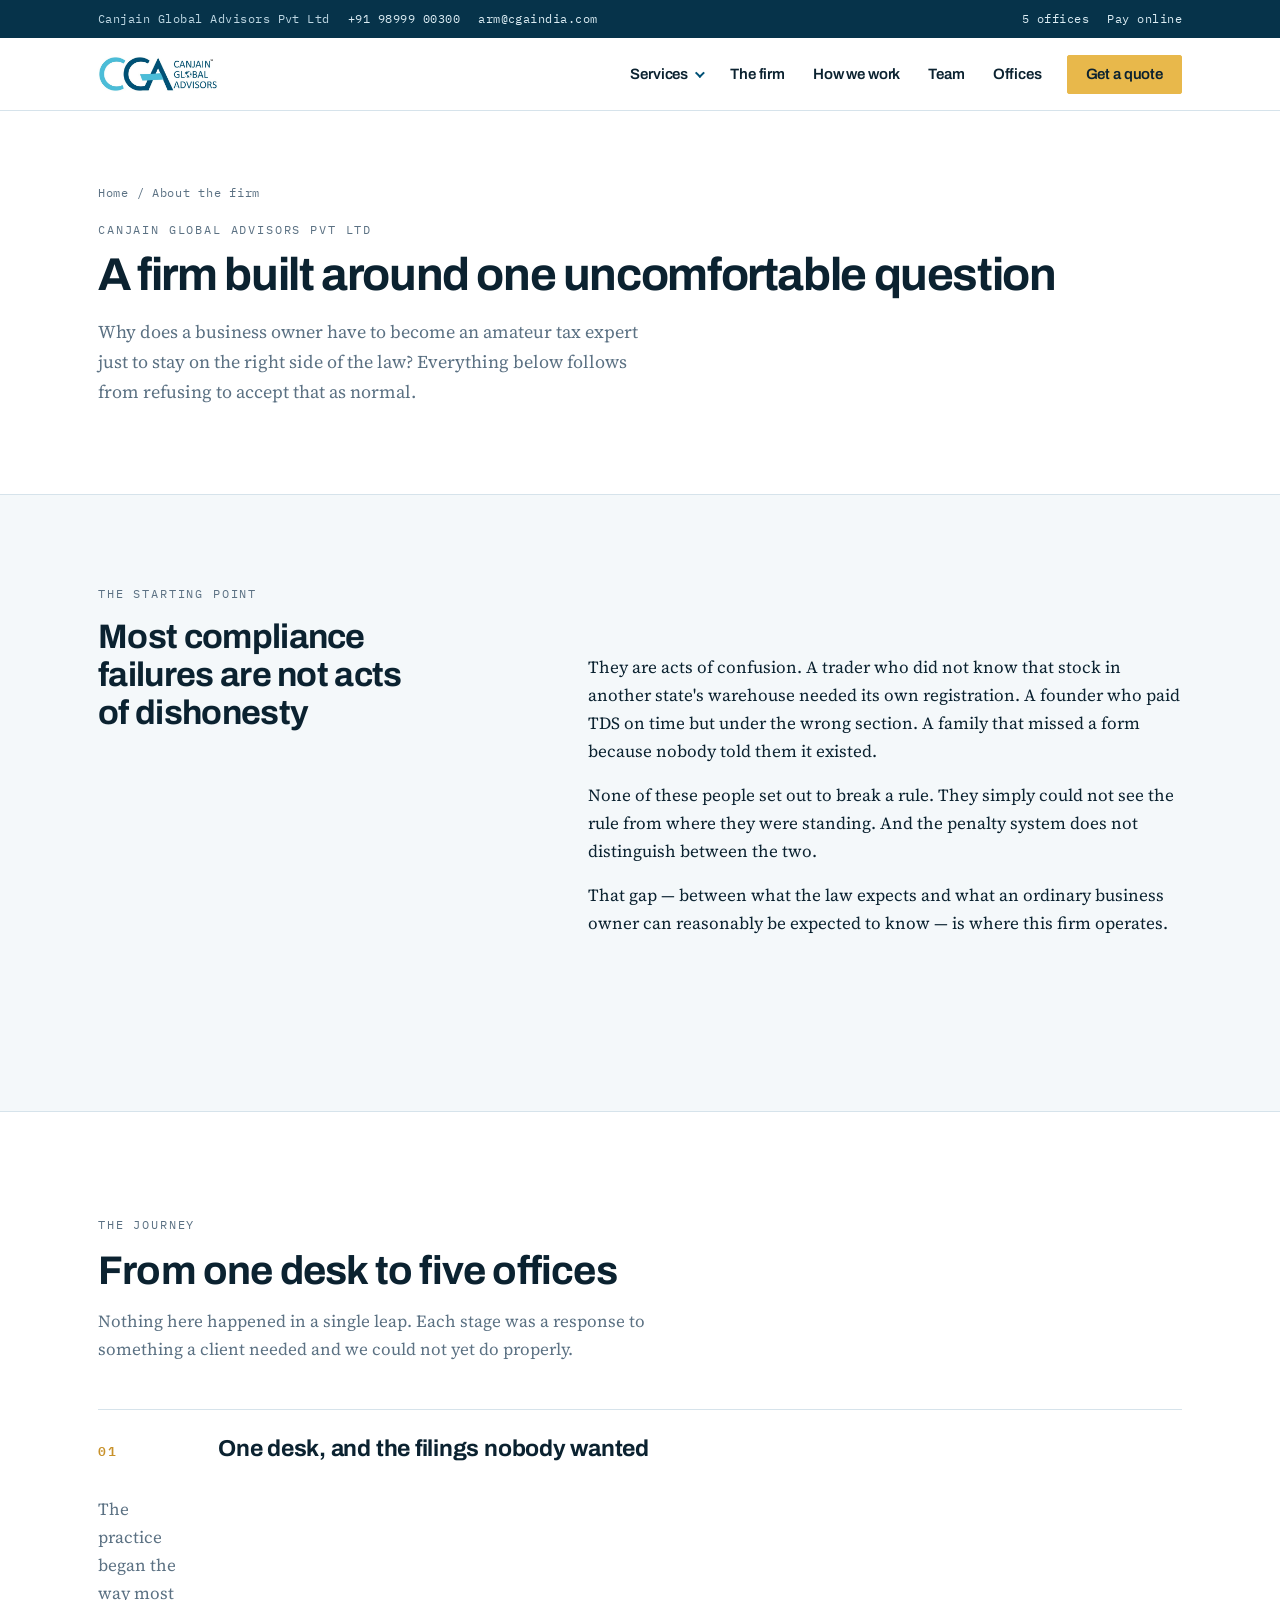
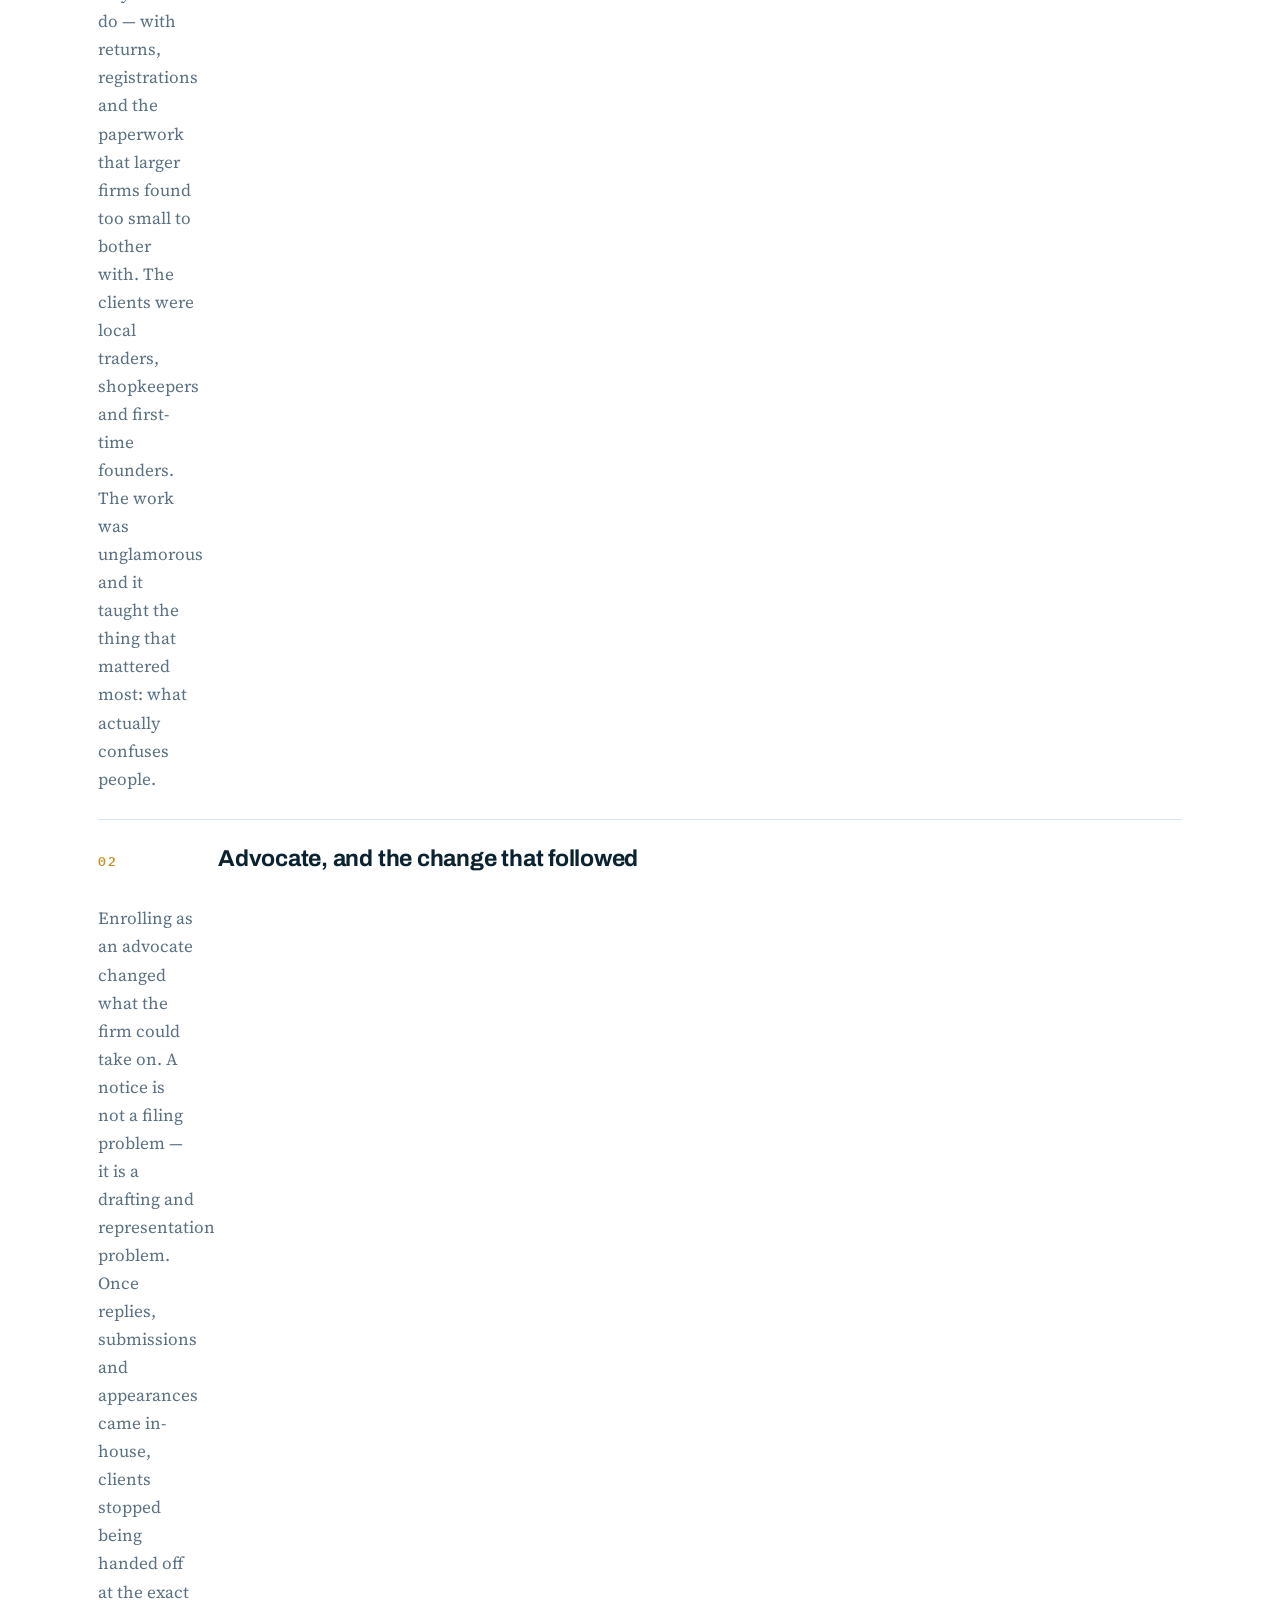
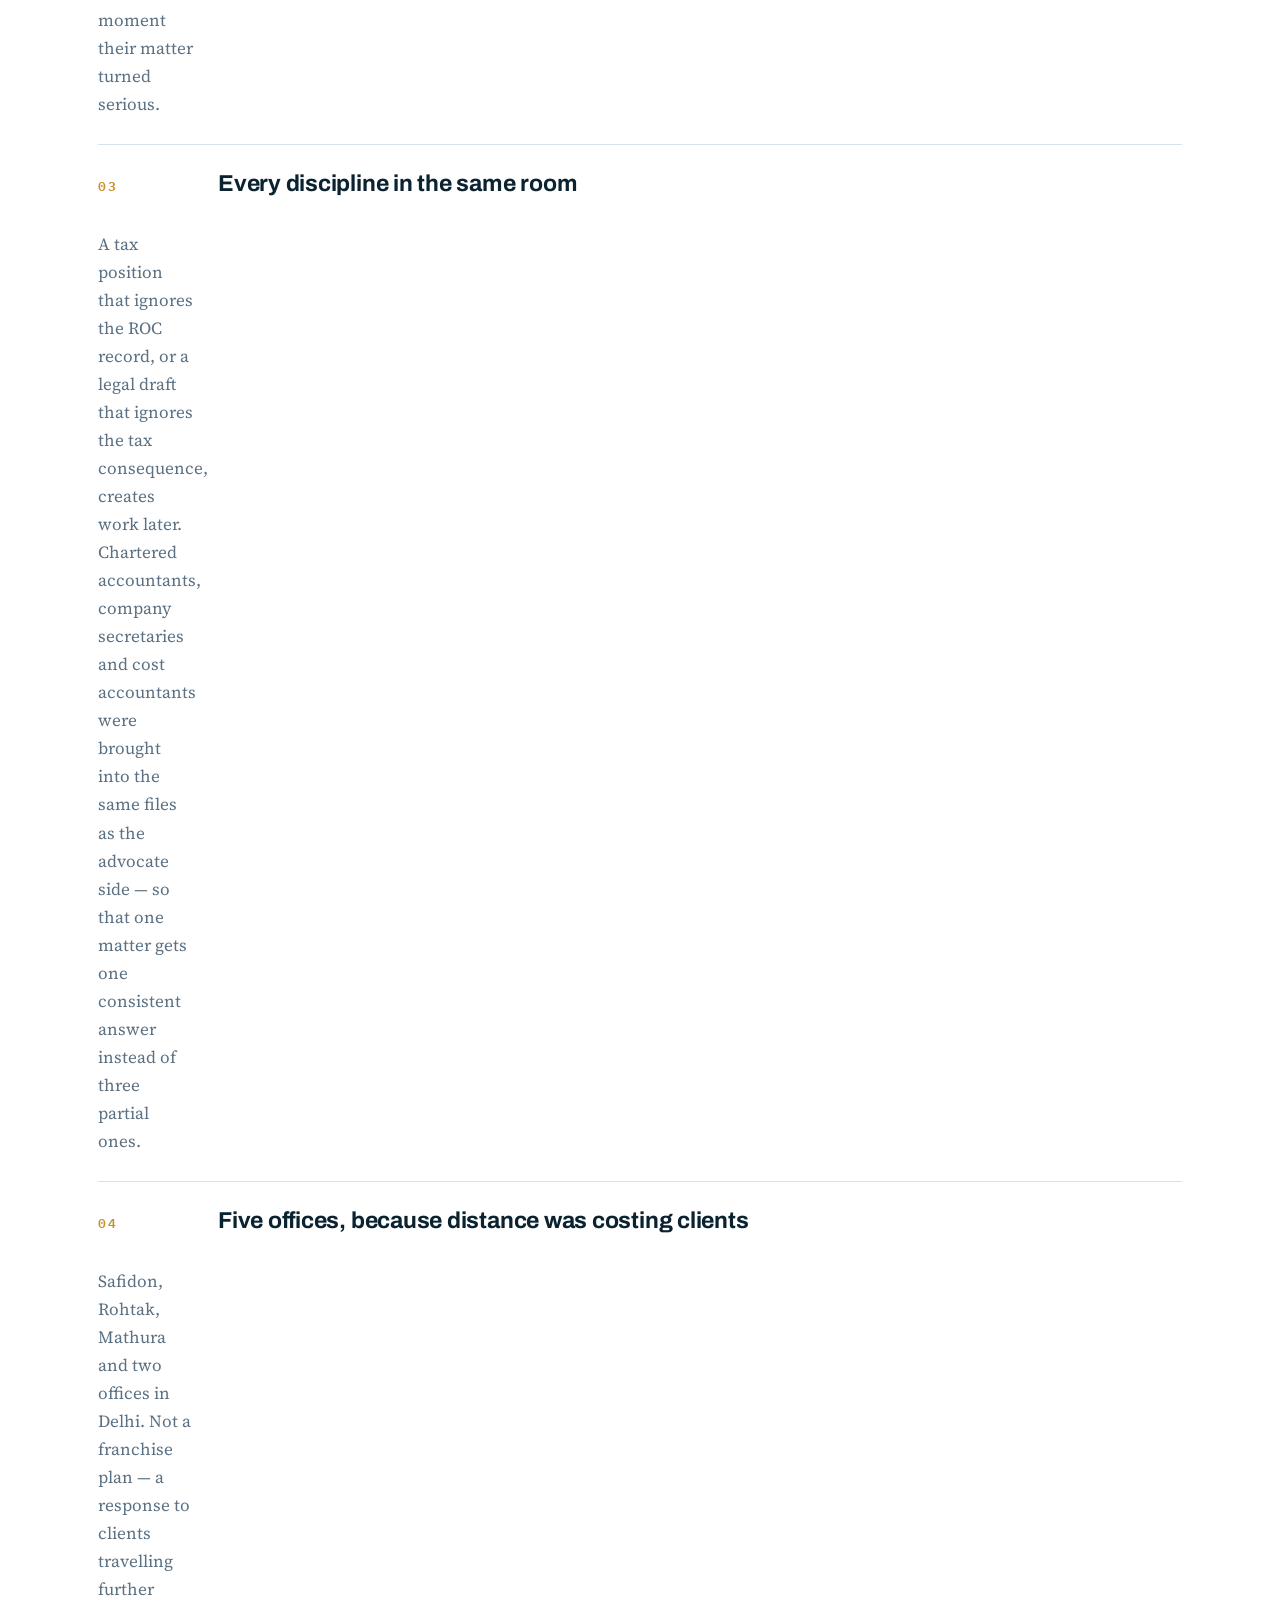
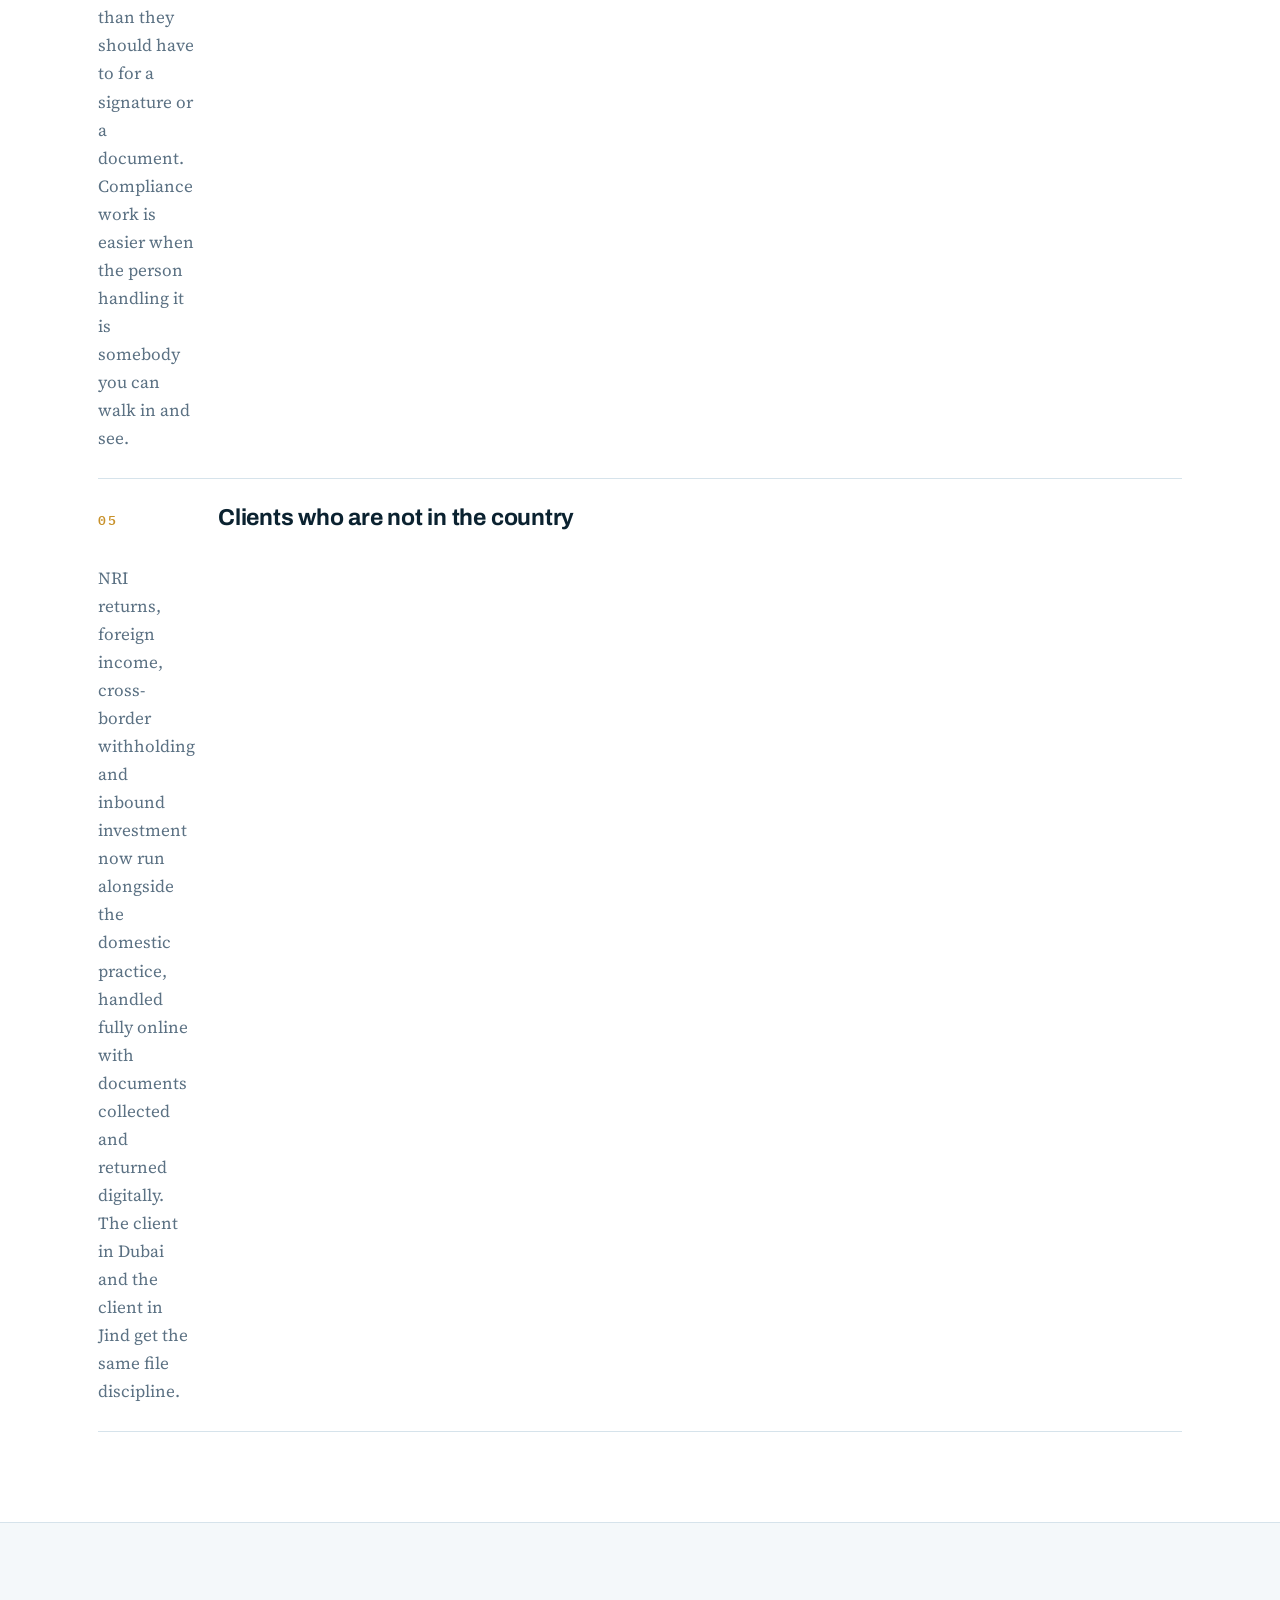
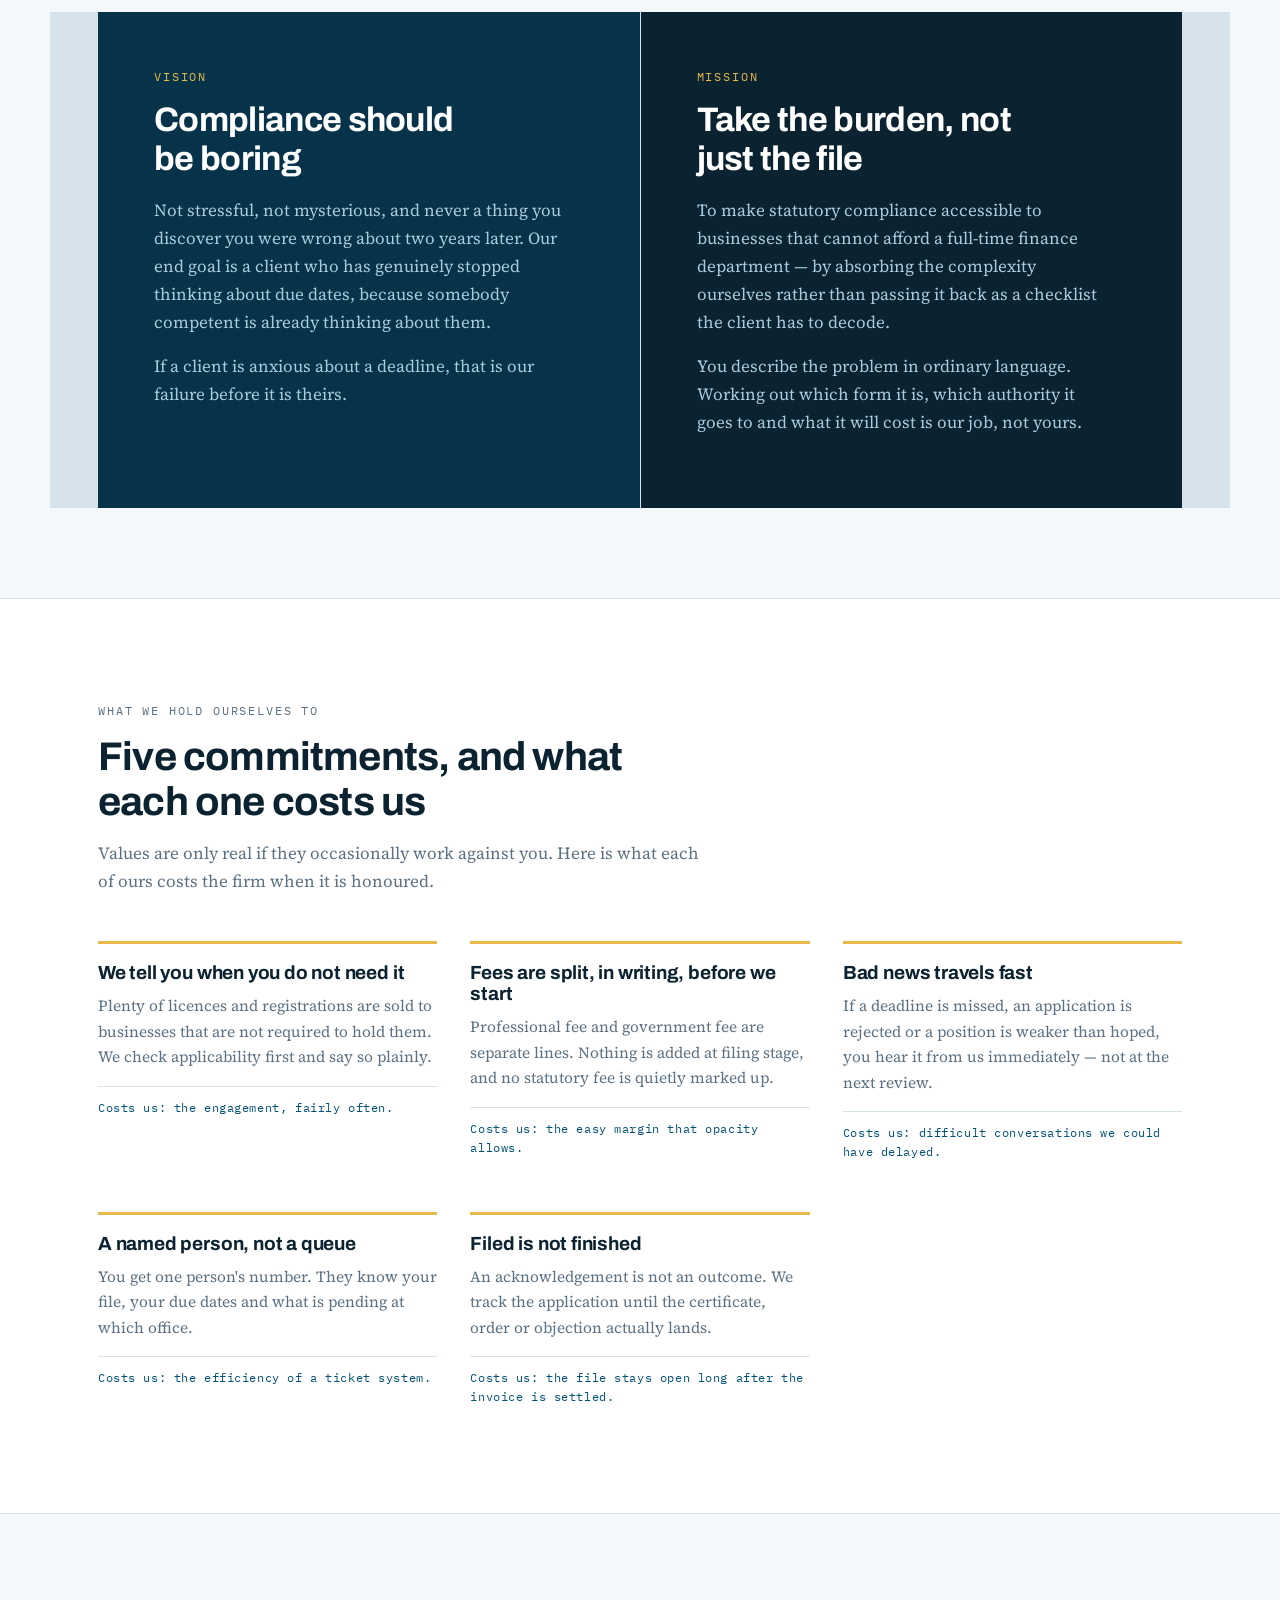
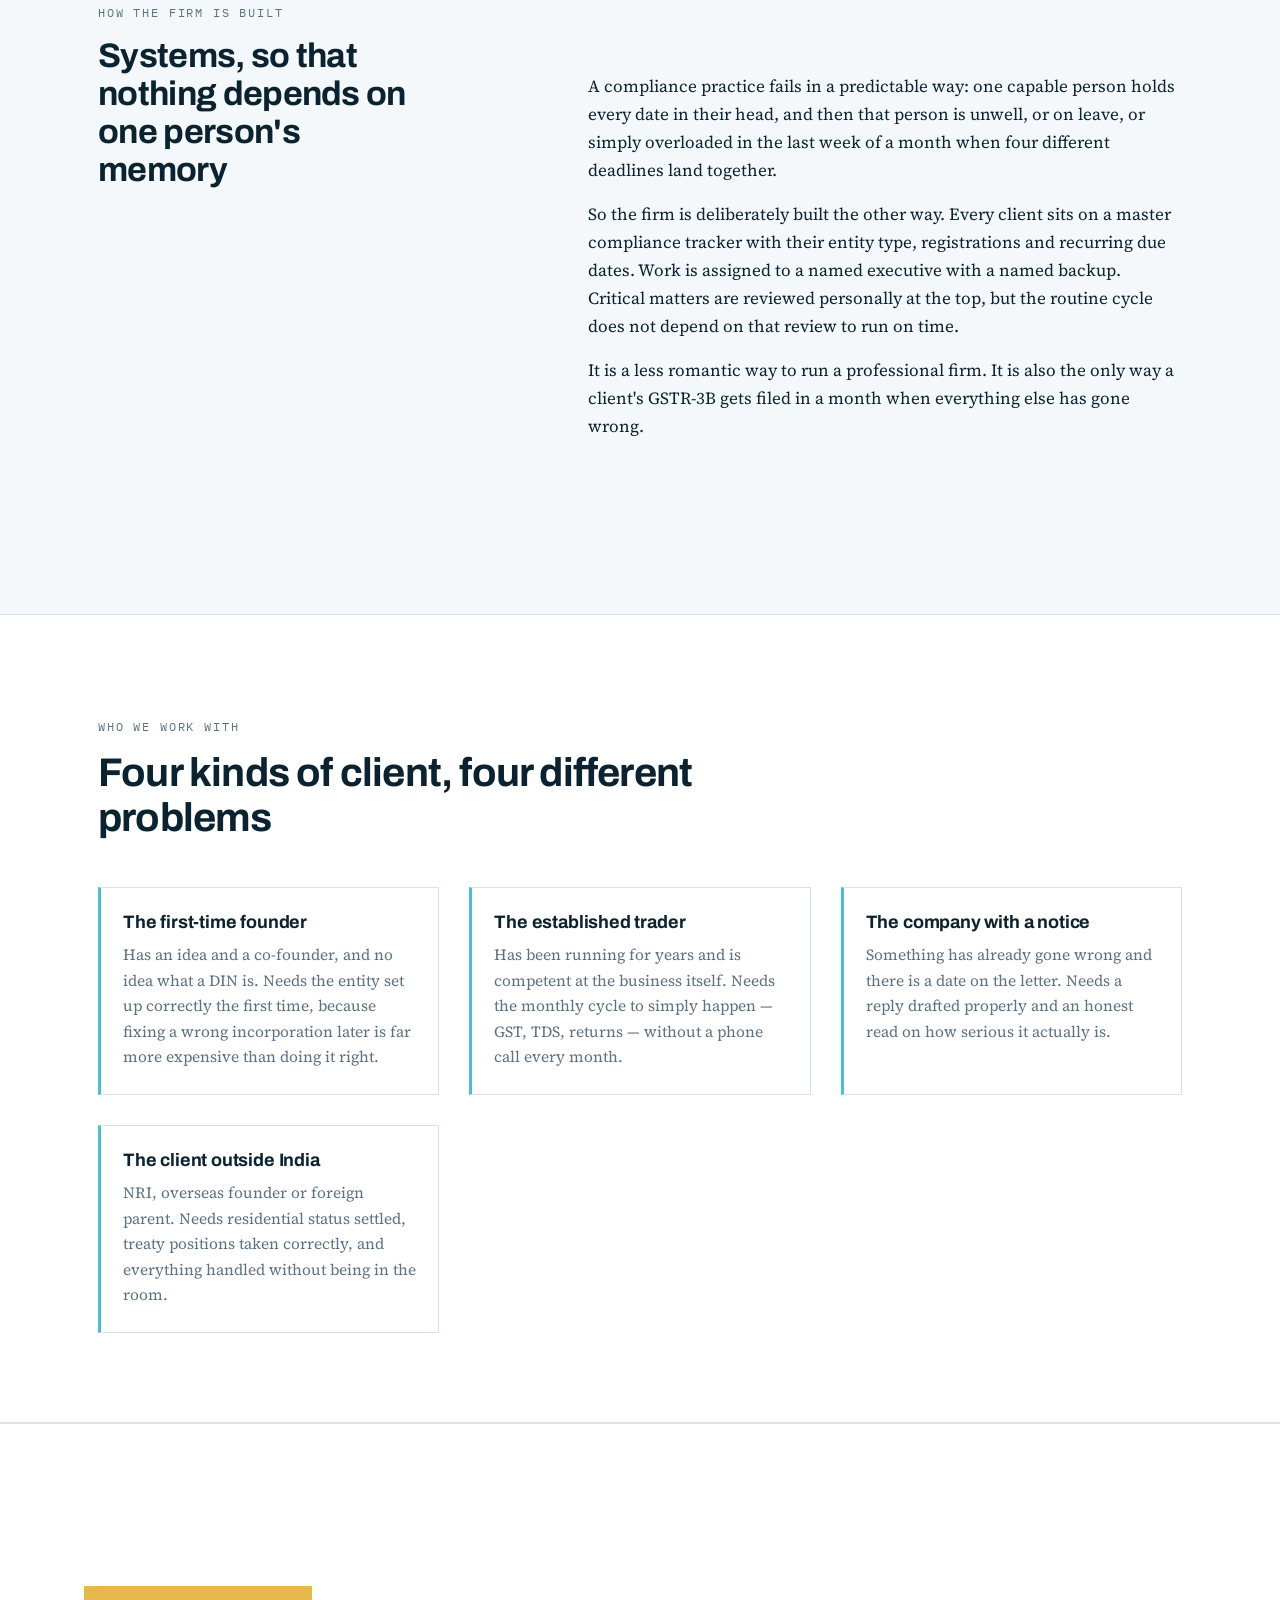
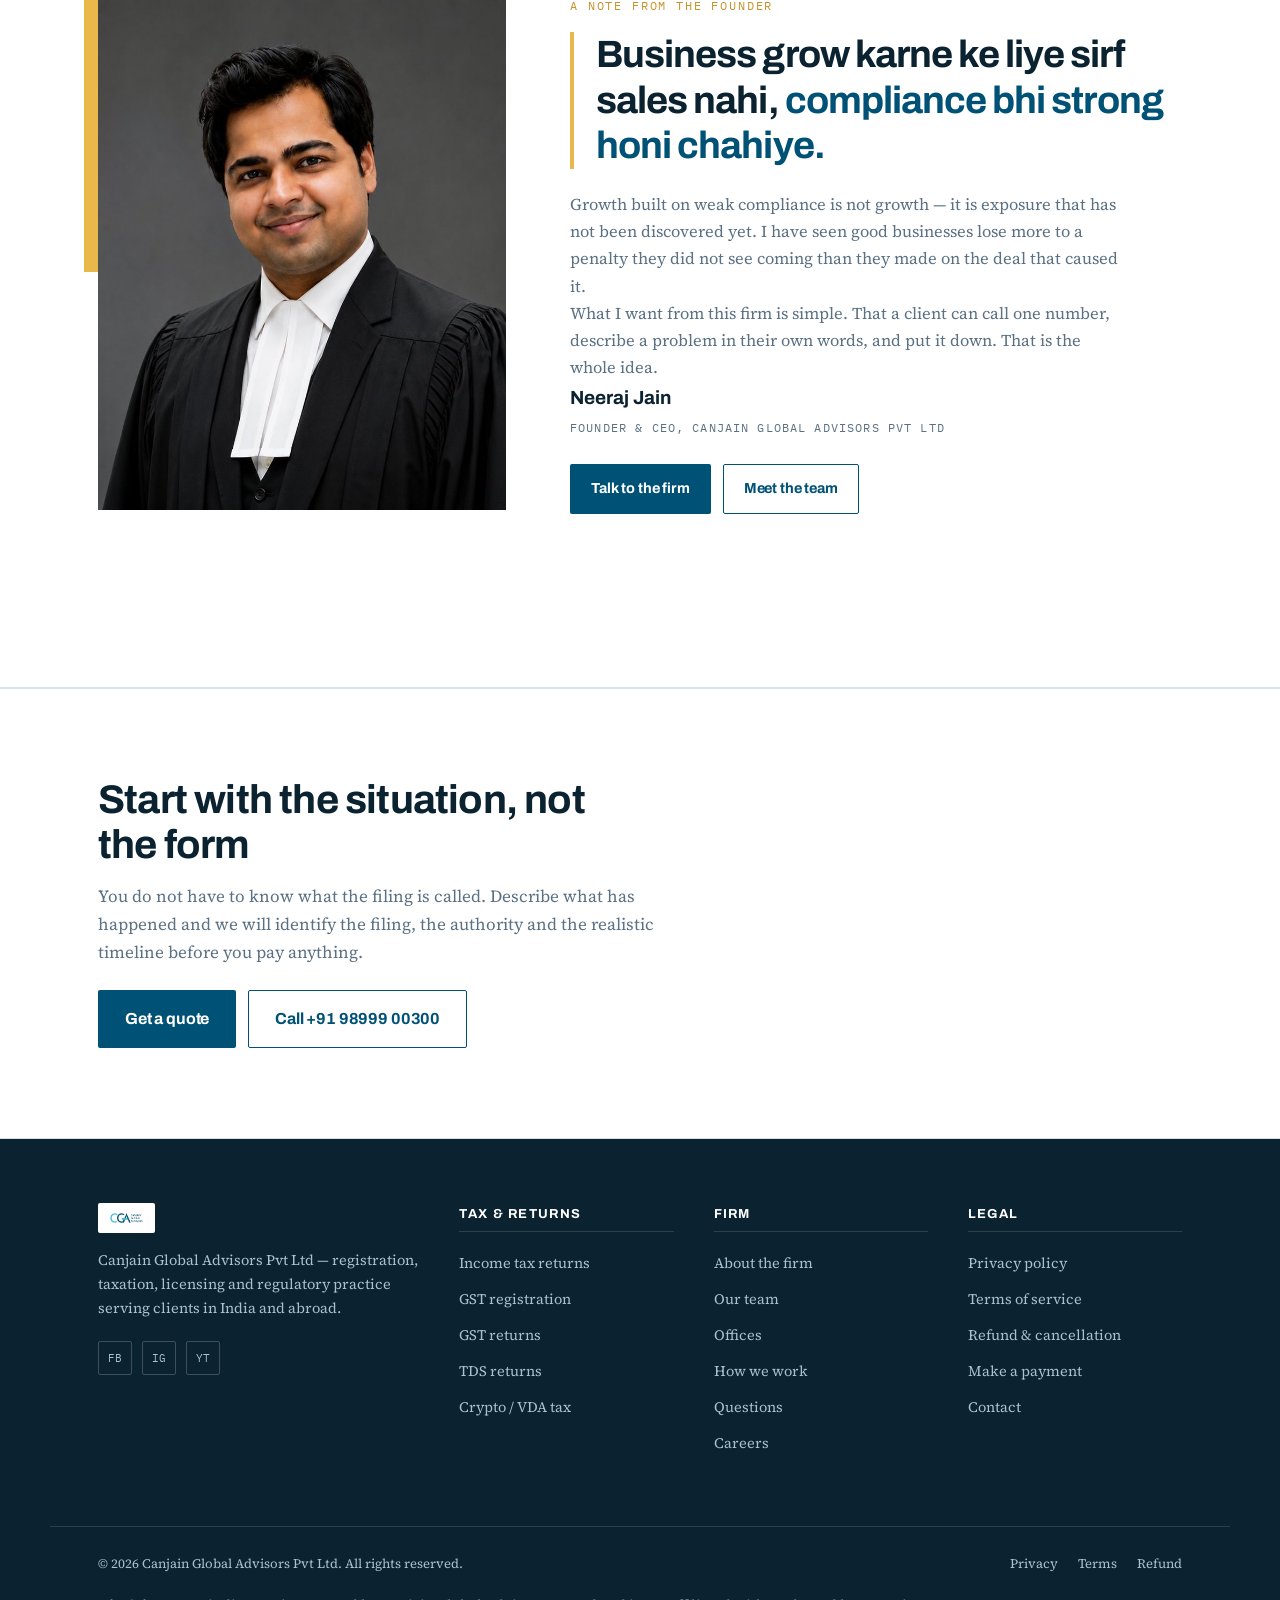
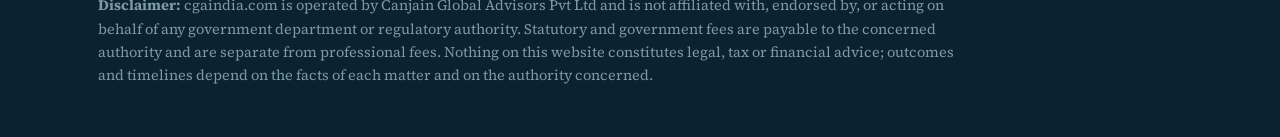
<file: about.html>
<!DOCTYPE html>
<html lang="en">
<head>
<meta charset="utf-8">
<meta name="viewport" content="width=device-width, initial-scale=1">
<title>Privacy policy — Canjain Global Advisors</title>
<meta name="description" content="How Canjain Global Advisors started, what it stands for, and how it works — the journey from one desk in Safidon to five offices, and the standards the firm holds itself to.">
<meta name="theme-color" content="#005176">
<meta name="robots" content="index,follow">
<link rel="canonical" href="https://cgaindia.com/about.html">
<link rel="icon" href="assets/cga-logo.jpeg">
<link rel="preconnect" href="https://fonts.googleapis.com">
<link rel="preconnect" href="https://fonts.gstatic.com" crossorigin>
<link href="https://fonts.googleapis.com/css2?family=Archivo:wght@600;700;800&family=IBM+Plex+Mono:wght@400;600&family=Source+Serif+4:ital,opsz,wght@0,8..60,400;0,8..60,600;1,8..60,400&display=swap" rel="stylesheet">
<link rel="stylesheet" href="assets/styles.css">
</head>
<body>
<a class="skip" href="#main">Skip to content</a>

<div class="utility">
  <div class="wrap">
    <span>Canjain Global Advisors Pvt Ltd</span>
    <a href="tel:+919899900300">+91 98999 00300</a>
    <a href="mailto:arm@cgaindia.com">arm@cgaindia.com</a>
    <span class="spacer"></span>
    <a href="index.html#offices">5 offices</a>
    <a href="https://rzp.io/rzp/ehe2M4d" target="_blank" rel="noopener">Pay online</a>
  </div>
</div>

<header class="masthead">
  <div class="wrap">
    <a class="brand" href="index.html" aria-label="Canjain Global Advisors — home">
      <img src="assets/cga-logo.jpeg" alt="Canjain Global Advisors">
    </a>

    <button class="burger" type="button" data-burger aria-label="Menu" aria-expanded="false" aria-controls="primaryNav">
      <span></span><span></span><span></span>
    </button>

    <nav class="primary" id="primaryNav">
      <div class="drop" data-drop>
        <button class="drop-btn" type="button" data-drop-btn data-drop-href="services.html" aria-expanded="false">Services <span class="caret" aria-hidden="true"></span></button>
        <div class="drop-panel" data-drop-panel>
          <div class="dp-col">
            <p class="dp-head">Tax &amp; returns</p>
            <a href="itr-filing.html">Income tax returns</a>
            <a href="tds-returns.html">TDS computation &amp; returns</a>
            <a href="gst-registration.html">GST registration</a>
            <a href="gst-return-filing.html">GST return filing</a>
          </div>
          <div class="dp-col">
            <p class="dp-head">Specialist</p>
            <a href="crypto-tax.html">Crypto &amp; VDA taxation</a>
            <a href="foreign-income.html">Foreign income &amp; NRI</a>
            <a href="international-tax.html">International taxation</a>
            <a href="ecommerce-sellers.html">E-commerce sellers</a>
          </div>
          <div class="dp-col dp-cta">
            <p class="dp-head">Not listed?</p>
            <p class="dp-note">Registrations, trademark, licences, ROC and environment work are handled too — the full register is on one page.</p>
            <a class="dp-all" href="services.html">See all services →</a>
          </div>
        </div>
      </div>
      <a href="about.html">The firm</a>
      <a href="index.html#process">How we work</a>
      <a href="team.html">Team</a>
      <a href="index.html#offices">Offices</a>
      <a class="btn btn-gold" href="index.html#enquire">Get a quote</a>
    </nav>
  </div>
</header>

<main id="main">
  <div class="page-head">
    <div class="wrap">
      <p class="crumb"><a href="index.html">Home</a> / About the firm</p>
      <p class="eyebrow">Canjain Global Advisors Pvt Ltd</p>
      <h1>A firm built around one uncomfortable question</h1>
      <p class="lede">Why does a business owner have to become an amateur tax expert just to stay on the right side of the law? Everything below follows from refusing to accept that as normal.</p>
    </div>
  </div>

  <!-- ---------- OPENING ---------- -->
  <section>
    <div class="wrap two-col">
      <div class="reveal">
        <p class="eyebrow">The starting point</p>
        <h2>Most compliance failures are not acts of dishonesty</h2>
      </div>
      <div class="prose reveal">
        <p>They are acts of confusion. A trader who did not know that stock in another state's warehouse needed its own registration. A founder who paid TDS on time but under the wrong section. A family that missed a form because nobody told them it existed.</p>
        <p>None of these people set out to break a rule. They simply could not see the rule from where they were standing. And the penalty system does not distinguish between the two.</p>
        <p>That gap — between what the law expects and what an ordinary business owner can reasonably be expected to know — is where this firm operates.</p>
      </div>
    </div>
  </section>

  <!-- ---------- JOURNEY ---------- -->
  <section class="band">
    <div class="wrap">
      <div class="section-head reveal">
        <p class="eyebrow">The journey</p>
        <h2>From one desk to five offices</h2>
        <p>Nothing here happened in a single leap. Each stage was a response to something a client needed and we could not yet do properly.</p>
      </div>

      <ol class="journey reveal">
        <li>
          <span class="jn">01</span>
          <h3>One desk, and the filings nobody wanted</h3>
          <p>The practice began the way most do — with returns, registrations and the paperwork that larger firms found too small to bother with. The clients were local traders, shopkeepers and first-time founders. The work was unglamorous and it taught the thing that mattered most: what actually confuses people.</p>
        </li>
        <li>
          <span class="jn">02</span>
          <h3>Advocate, and the change that followed</h3>
          <p>Enrolling as an advocate changed what the firm could take on. A notice is not a filing problem — it is a drafting and representation problem. Once replies, submissions and appearances came in-house, clients stopped being handed off at the exact moment their matter turned serious.</p>
        </li>
        <li>
          <span class="jn">03</span>
          <h3>Every discipline in the same room</h3>
          <p>A tax position that ignores the ROC record, or a legal draft that ignores the tax consequence, creates work later. Chartered accountants, company secretaries and cost accountants were brought into the same files as the advocate side — so that one matter gets one consistent answer instead of three partial ones.</p>
        </li>
        <li>
          <span class="jn">04</span>
          <h3>Five offices, because distance was costing clients</h3>
          <p>Safidon, Rohtak, Mathura and two offices in Delhi. Not a franchise plan — a response to clients travelling further than they should have to for a signature or a document. Compliance work is easier when the person handling it is somebody you can walk in and see.</p>
        </li>
        <li>
          <span class="jn">05</span>
          <h3>Clients who are not in the country</h3>
          <p>NRI returns, foreign income, cross-border withholding and inbound investment now run alongside the domestic practice, handled fully online with documents collected and returned digitally. The client in Dubai and the client in Jind get the same file discipline.</p>
        </li>
      </ol>
    </div>
  </section>

  <!-- ---------- VISION / MISSION ---------- -->
  <section class="vm">
    <div class="wrap">
      <div class="vm-card reveal">
        <p class="eyebrow">Vision</p>
        <h2>Compliance should be boring</h2>
        <p>Not stressful, not mysterious, and never a thing you discover you were wrong about two years later. Our end goal is a client who has genuinely stopped thinking about due dates, because somebody competent is already thinking about them.</p>
        <p>If a client is anxious about a deadline, that is our failure before it is theirs.</p>
      </div>
      <div class="vm-card vm-card--alt reveal">
        <p class="eyebrow">Mission</p>
        <h2>Take the burden, not just the file</h2>
        <p>To make statutory compliance accessible to businesses that cannot afford a full-time finance department — by absorbing the complexity ourselves rather than passing it back as a checklist the client has to decode.</p>
        <p>You describe the problem in ordinary language. Working out which form it is, which authority it goes to and what it will cost is our job, not yours.</p>
      </div>
    </div>
  </section>

  <!-- ---------- VALUES ---------- -->
  <section class="band">
    <div class="wrap">
      <div class="section-head reveal">
        <p class="eyebrow">What we hold ourselves to</p>
        <h2>Five commitments, and what each one costs us</h2>
        <p>Values are only real if they occasionally work against you. Here is what each of ours costs the firm when it is honoured.</p>
      </div>

      <div class="values reveal">
        <div class="value">
          <h3>We tell you when you do not need it</h3>
          <p>Plenty of licences and registrations are sold to businesses that are not required to hold them. We check applicability first and say so plainly.</p>
          <p class="cost">Costs us: the engagement, fairly often.</p>
        </div>
        <div class="value">
          <h3>Fees are split, in writing, before we start</h3>
          <p>Professional fee and government fee are separate lines. Nothing is added at filing stage, and no statutory fee is quietly marked up.</p>
          <p class="cost">Costs us: the easy margin that opacity allows.</p>
        </div>
        <div class="value">
          <h3>Bad news travels fast</h3>
          <p>If a deadline is missed, an application is rejected or a position is weaker than hoped, you hear it from us immediately — not at the next review.</p>
          <p class="cost">Costs us: difficult conversations we could have delayed.</p>
        </div>
        <div class="value">
          <h3>A named person, not a queue</h3>
          <p>You get one person's number. They know your file, your due dates and what is pending at which office.</p>
          <p class="cost">Costs us: the efficiency of a ticket system.</p>
        </div>
        <div class="value">
          <h3>Filed is not finished</h3>
          <p>An acknowledgement is not an outcome. We track the application until the certificate, order or objection actually lands.</p>
          <p class="cost">Costs us: the file stays open long after the invoice is settled.</p>
        </div>
      </div>
    </div>
  </section>

  <!-- ---------- HOW WE ARE BUILT ---------- -->
  <section>
    <div class="wrap two-col">
      <div class="reveal">
        <p class="eyebrow">How the firm is built</p>
        <h2>Systems, so that nothing depends on one person's memory</h2>
      </div>
      <div class="prose reveal">
        <p>A compliance practice fails in a predictable way: one capable person holds every date in their head, and then that person is unwell, or on leave, or simply overloaded in the last week of a month when four different deadlines land together.</p>
        <p>So the firm is deliberately built the other way. Every client sits on a master compliance tracker with their entity type, registrations and recurring due dates. Work is assigned to a named executive with a named backup. Critical matters are reviewed personally at the top, but the routine cycle does not depend on that review to run on time.</p>
        <p>It is a less romantic way to run a professional firm. It is also the only way a client's GSTR-3B gets filed in a month when everything else has gone wrong.</p>
      </div>
    </div>
  </section>

  <!-- ---------- WHO WE WORK WITH ---------- -->
  <section class="band">
    <div class="wrap">
      <div class="section-head reveal">
        <p class="eyebrow">Who we work with</p>
        <h2>Four kinds of client, four different problems</h2>
      </div>
      <div class="clients reveal">
        <div class="client">
          <h3>The first-time founder</h3>
          <p>Has an idea and a co-founder, and no idea what a DIN is. Needs the entity set up correctly the first time, because fixing a wrong incorporation later is far more expensive than doing it right.</p>
        </div>
        <div class="client">
          <h3>The established trader</h3>
          <p>Has been running for years and is competent at the business itself. Needs the monthly cycle to simply happen — GST, TDS, returns — without a phone call every month.</p>
        </div>
        <div class="client">
          <h3>The company with a notice</h3>
          <p>Something has already gone wrong and there is a date on the letter. Needs a reply drafted properly and an honest read on how serious it actually is.</p>
        </div>
        <div class="client">
          <h3>The client outside India</h3>
          <p>NRI, overseas founder or foreign parent. Needs residential status settled, treaty positions taken correctly, and everything handled without being in the room.</p>
        </div>
      </div>
    </div>
  </section>

  <!-- ---------- FOUNDER NOTE ---------- -->
  <section class="founder">
    <div class="wrap">
      <div class="fd-photo reveal">
        <img src="assets/neeraj-advocate.jpg" alt="Neeraj Jain, Founder and CEO of Canjain Global Advisors" width="760" height="950" loading="lazy" decoding="async">
      </div>
      <div class="fd-copy reveal">
        <p class="eyebrow">A note from the founder</p>
        <blockquote>Business grow karne ke liye sirf sales nahi, <em>compliance bhi strong honi chahiye.</em></blockquote>
        <p class="fd-body">Growth built on weak compliance is not growth — it is exposure that has not been discovered yet. I have seen good businesses lose more to a penalty they did not see coming than they made on the deal that caused it.</p>
        <p class="fd-body">What I want from this firm is simple. That a client can call one number, describe a problem in their own words, and put it down. That is the whole idea.</p>
        <p class="fd-name">Neeraj Jain</p>
        <p class="fd-role">Founder &amp; CEO, Canjain Global Advisors Pvt Ltd</p>
        <div class="fd-actions">
          <a class="btn btn-solid" href="index.html#enquire">Talk to the firm</a>
          <a class="btn btn-line" href="team.html">Meet the team</a>
        </div>
      </div>
    </div>
  </section>

  <section class="band svc-end">
    <div class="wrap">
      <h2>Start with the situation, not the form</h2>
      <p>You do not have to know what the filing is called. Describe what has happened and we will identify the filing, the authority and the realistic timeline before you pay anything.</p>
      <div class="hero-actions">
        <a class="btn btn-solid btn-lg" href="index.html#enquire">Get a quote</a>
        <a class="btn btn-line btn-lg" href="tel:+919899900300">Call +91 98999 00300</a>
      </div>
    </div>
  </section>

</main>

<footer class="site">
  <div class="wrap top">
    <div>
      <img class="mark" src="assets/cga-logo.jpeg" alt="Canjain Global Advisors">
      <p>Canjain Global Advisors Pvt Ltd — registration, taxation, licensing and regulatory practice serving clients in India and abroad.</p>
      <div class="social">
        <a href="https://www.facebook.com/profile.php?id=100081348033294" target="_blank" rel="noopener" aria-label="Facebook">FB</a>
        <a href="https://www.instagram.com/canjain_" target="_blank" rel="noopener" aria-label="Instagram">IG</a>
        <a href="https://www.youtube.com/@canjain" target="_blank" rel="noopener" aria-label="YouTube">YT</a>
      </div>
    </div>
    <div>
      <h4>Tax &amp; returns</h4>
      <ul>
        <li><a href="itr-filing.html">Income tax returns</a></li>
        <li><a href="gst-registration.html">GST registration</a></li>
        <li><a href="gst-return-filing.html">GST returns</a></li>
        <li><a href="tds-returns.html">TDS returns</a></li>
        <li><a href="crypto-tax.html">Crypto / VDA tax</a></li>
      </ul>
    </div>
    <div>
      <h4>Firm</h4>
      <ul>
        <li><a href="about.html">About the firm</a></li>
        <li><a href="team.html">Our team</a></li>
        <li><a href="index.html#offices">Offices</a></li>
        <li><a href="index.html#process">How we work</a></li>
        <li><a href="index.html#faq">Questions</a></li>
        <li><a href="mailto:admin@cgaindia.com">Careers</a></li>
      </ul>
    </div>
    <div>
      <h4>Legal</h4>
      <ul>
        <li><a href="privacy.html">Privacy policy</a></li>
        <li><a href="terms.html">Terms of service</a></li>
        <li><a href="refund.html">Refund &amp; cancellation</a></li>
        <li><a href="https://rzp.io/rzp/ehe2M4d" target="_blank" rel="noopener">Make a payment</a></li>
        <li><a href="index.html#enquire">Contact</a></li>
      </ul>
    </div>
  </div>
  <div class="wrap legal">
    <div class="row">
      <span>© <span id="yr">2026</span> Canjain Global Advisors Pvt Ltd. All rights reserved.</span>
      <span class="spacer"></span>
      <a href="privacy.html">Privacy</a>
      <a href="terms.html">Terms</a>
      <a href="refund.html">Refund</a>
    </div>
    <p class="disclaimer"><strong>Disclaimer:</strong> cgaindia.com is operated by Canjain Global Advisors Pvt Ltd and is not affiliated with, endorsed by, or acting on behalf of any government department or regulatory authority. Statutory and government fees are payable to the concerned authority and are separate from professional fees. Nothing on this website constitutes legal, tax or financial advice; outcomes and timelines depend on the facts of each matter and on the authority concerned.</p>
  </div>
</footer>
<script src="assets/site.js"></script>
</body>
</html>
</file>
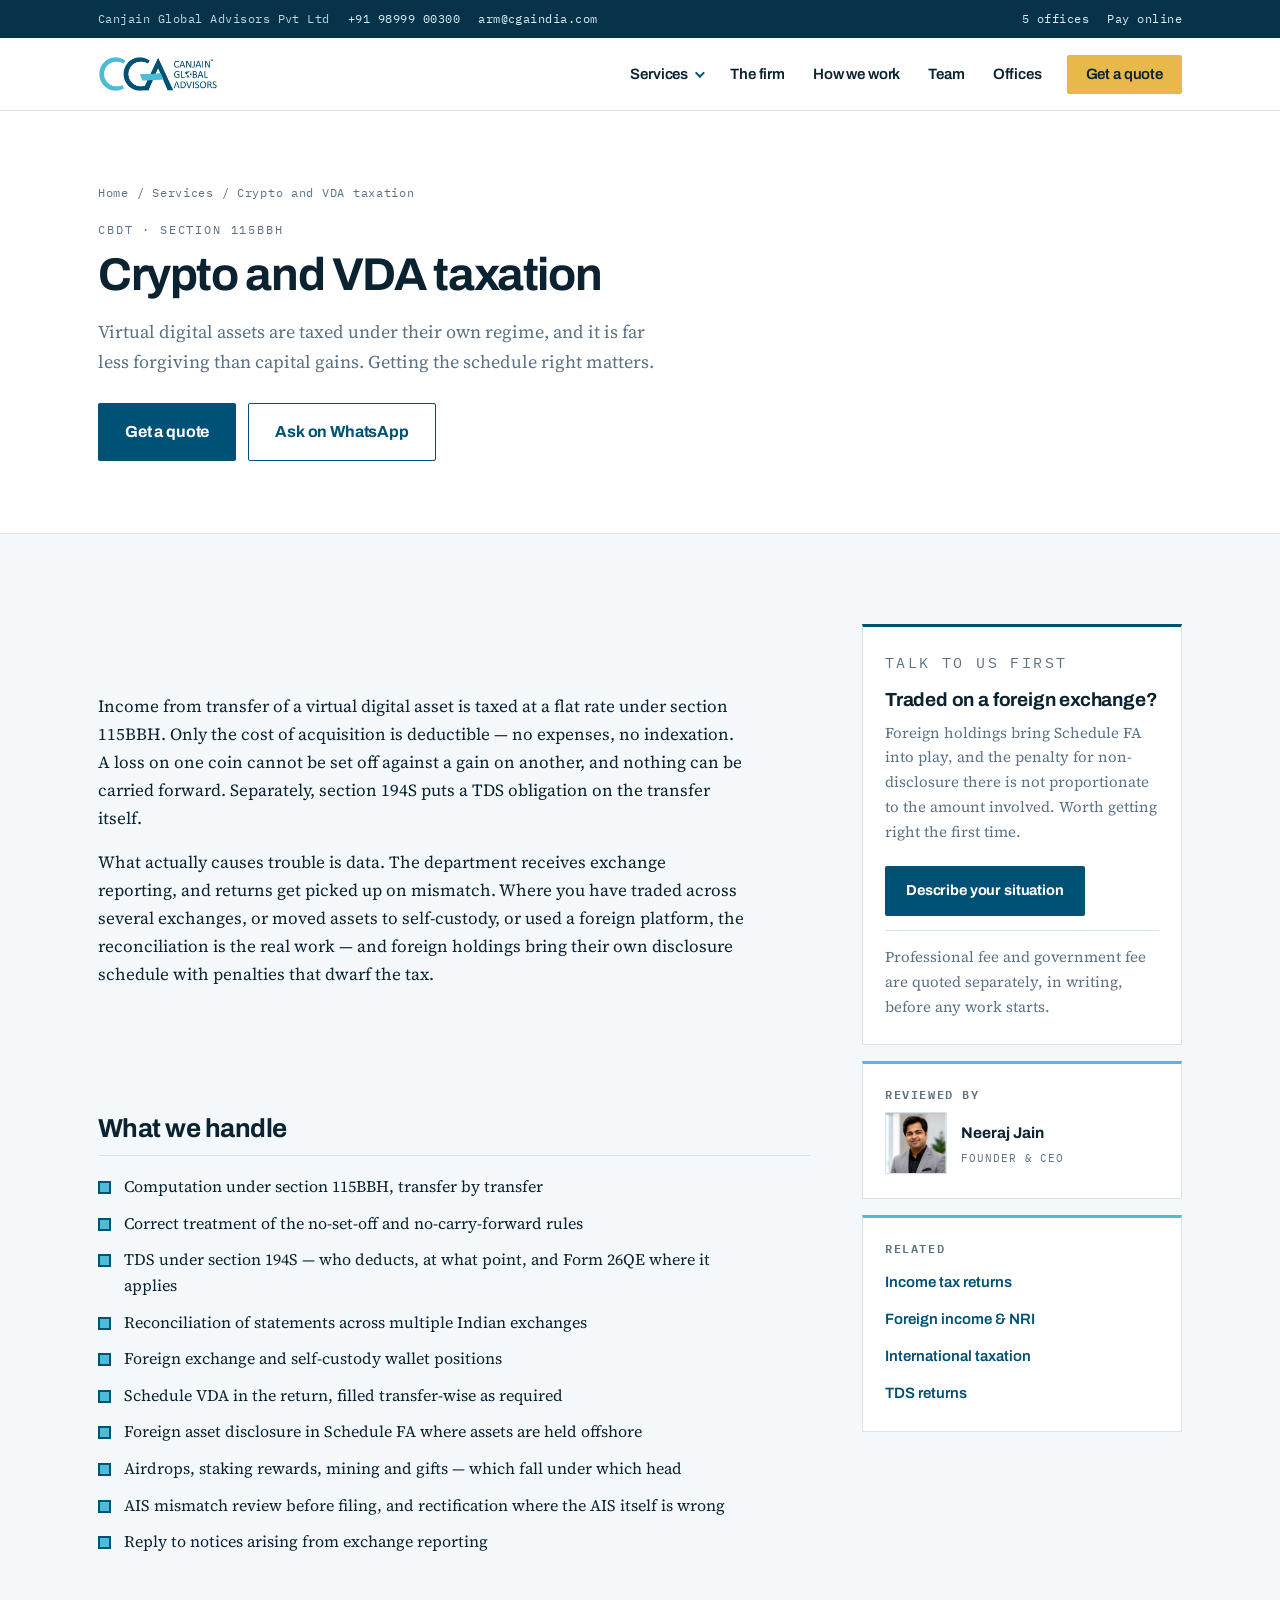
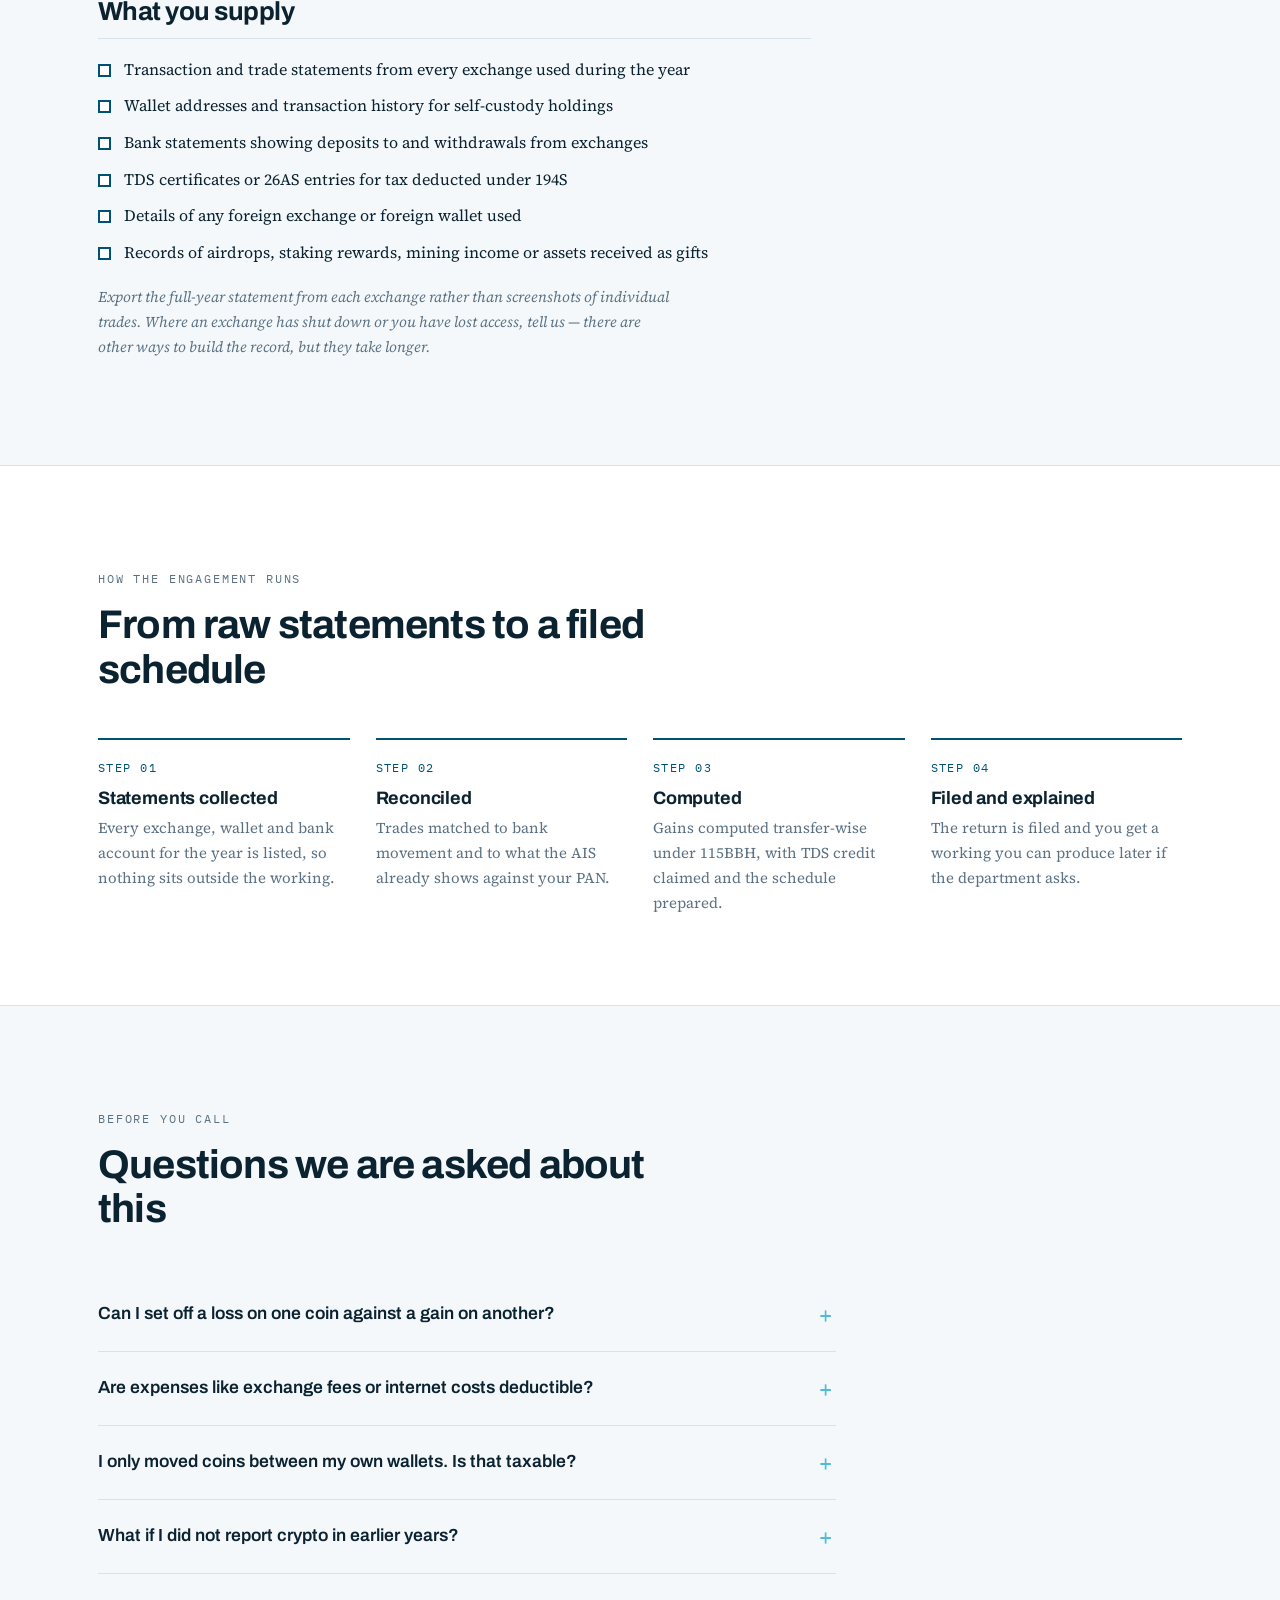
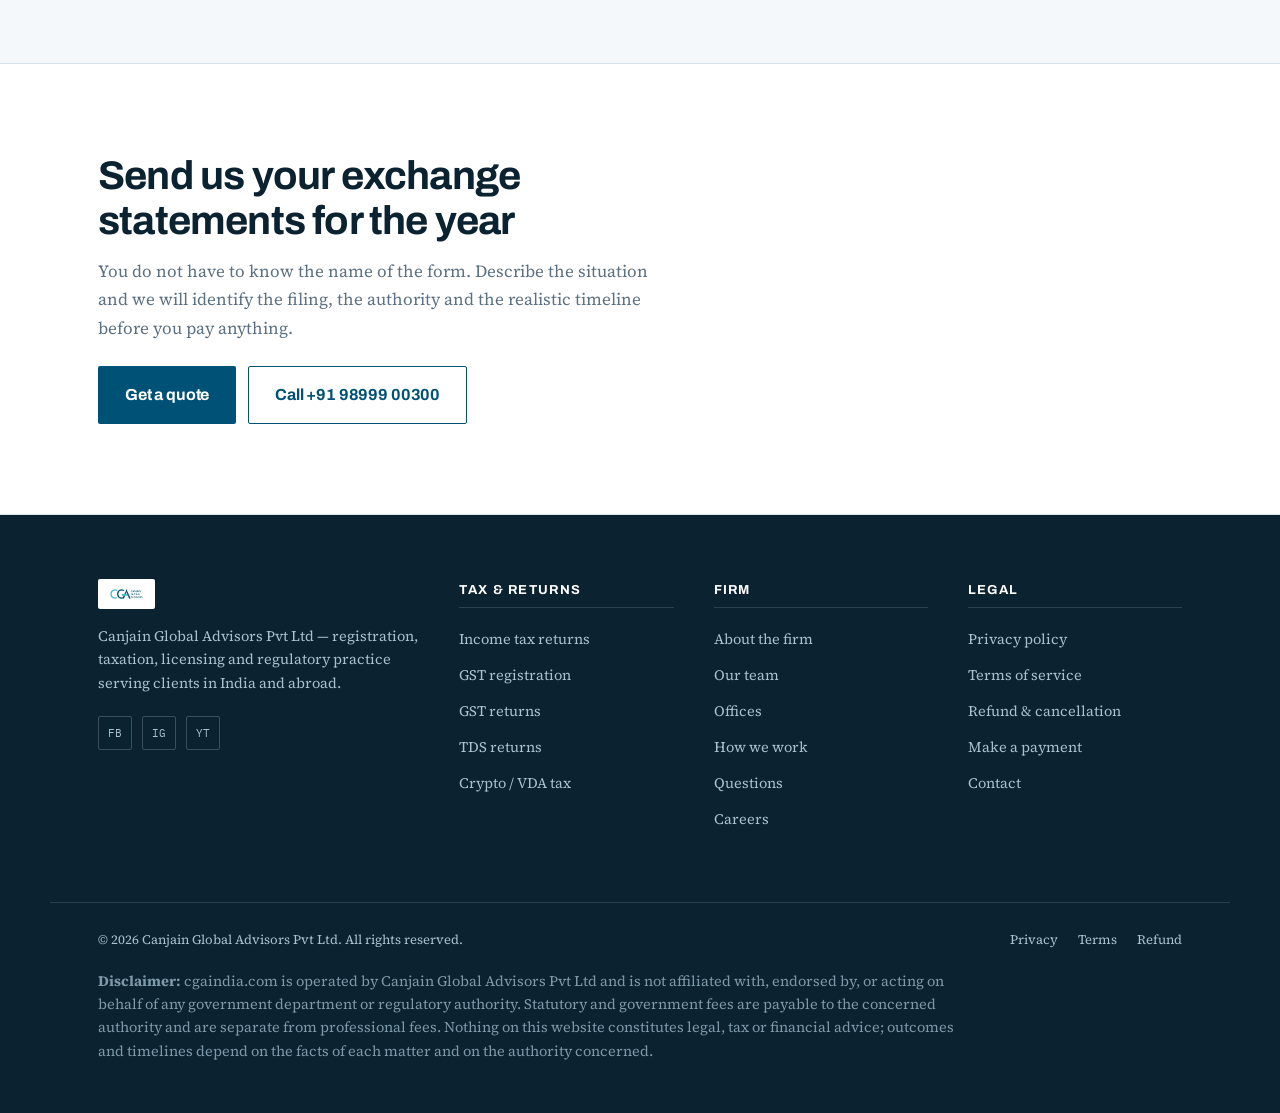
<file: crypto-tax.html>
<!DOCTYPE html>
<html lang="en">
<head>
<meta charset="utf-8">
<meta name="viewport" content="width=device-width, initial-scale=1">
<title>Crypto and VDA Taxation — Section 115BBH &amp; TDS 194S | CGA India</title>
<meta name="description" content="Taxation of virtual digital assets — flat rate under section 115BBH, TDS under 194S, exchange statement reconciliation, foreign exchange and wallet reporting.">
<meta name="theme-color" content="#005176">
<meta name="robots" content="index,follow">
<link rel="canonical" href="https://cgaindia.com/crypto-tax.html">
<meta property="og:title" content="Crypto and VDA Taxation — Section 115BBH &amp; TDS 194S | CGA India">
<meta property="og:description" content="Taxation of virtual digital assets — flat rate under section 115BBH, TDS under 194S, exchange statement reconciliation, foreign exchange and wallet reporting.">
<meta property="og:type" content="website">
<meta property="og:url" content="https://cgaindia.com/crypto-tax.html">
<meta property="og:image" content="https://cgaindia.com/assets/cga-logo.jpeg">
<link rel="icon" href="assets/cga-logo.jpeg">
<link rel="preconnect" href="https://fonts.googleapis.com">
<link rel="preconnect" href="https://fonts.gstatic.com" crossorigin>
<link href="https://fonts.googleapis.com/css2?family=Archivo:wght@600;700;800&family=IBM+Plex+Mono:wght@400;600&family=Source+Serif+4:ital,opsz,wght@0,8..60,400;0,8..60,600;1,8..60,400&display=swap" rel="stylesheet">
<link rel="stylesheet" href="assets/styles.css">
</head>
<body>
<a class="skip" href="#main">Skip to content</a>

<div class="utility">
  <div class="wrap">
    <span>Canjain Global Advisors Pvt Ltd</span>
    <a href="tel:+919899900300">+91 98999 00300</a>
    <a href="mailto:arm@cgaindia.com">arm@cgaindia.com</a>
    <span class="spacer"></span>
    <a href="index.html#offices">5 offices</a>
    <a href="https://rzp.io/rzp/ehe2M4d" target="_blank" rel="noopener">Pay online</a>
  </div>
</div>

<header class="masthead">
  <div class="wrap">
    <a class="brand" href="index.html" aria-label="Canjain Global Advisors — home">
      <img src="assets/cga-logo.jpeg" alt="Canjain Global Advisors">
    </a>

    <button class="burger" type="button" data-burger aria-label="Menu" aria-expanded="false" aria-controls="primaryNav">
      <span></span><span></span><span></span>
    </button>

    <nav class="primary" id="primaryNav">
      <div class="drop" data-drop>
        <button class="drop-btn" type="button" data-drop-btn data-drop-href="services.html" aria-expanded="false">Services <span class="caret" aria-hidden="true"></span></button>
        <div class="drop-panel" data-drop-panel>
          <div class="dp-col">
            <p class="dp-head">Tax &amp; returns</p>
            <a href="itr-filing.html">Income tax returns</a>
            <a href="tds-returns.html">TDS computation &amp; returns</a>
            <a href="gst-registration.html">GST registration</a>
            <a href="gst-return-filing.html">GST return filing</a>
          </div>
          <div class="dp-col">
            <p class="dp-head">Specialist</p>
            <a href="crypto-tax.html">Crypto &amp; VDA taxation</a>
            <a href="foreign-income.html">Foreign income &amp; NRI</a>
            <a href="international-tax.html">International taxation</a>
            <a href="ecommerce-sellers.html">E-commerce sellers</a>
          </div>
          <div class="dp-col dp-cta">
            <p class="dp-head">Not listed?</p>
            <p class="dp-note">Registrations, trademark, licences, ROC and environment work are handled too — the full register is on one page.</p>
            <a class="dp-all" href="services.html">See all services →</a>
          </div>
        </div>
      </div>
      <a href="about.html">The firm</a>
      <a href="index.html#process">How we work</a>
      <a href="team.html">Team</a>
      <a href="index.html#offices">Offices</a>
      <a class="btn btn-gold" href="index.html#enquire">Get a quote</a>
    </nav>
  </div>
</header>

<main id="main">
  <div class="page-head">
    <div class="wrap">
      <p class="crumb"><a href="index.html">Home</a> / <a href="services.html">Services</a> / Crypto and VDA taxation</p>
      <p class="eyebrow">CBDT · Section 115BBH</p>
      <h1>Crypto and VDA taxation</h1>
      <p class="lede">Virtual digital assets are taxed under their own regime, and it is far less forgiving than capital gains. Getting the schedule right matters.</p>
      <div class="hero-actions">
        <a class="btn btn-solid btn-lg" href="index.html#enquire">Get a quote</a>
        <a class="btn btn-line btn-lg" href="https://wa.me/919899900300?text=Hi%20Canjain%2C%20I%20need%20help%20with%20crypto%20tax" target="_blank" rel="noopener">Ask on WhatsApp</a>
      </div>
    </div>
  </div>

  <section>
    <div class="wrap svc">
      <div class="svc-main">
        <div class="prose">
          <p>Income from transfer of a virtual digital asset is taxed at a flat rate under section 115BBH. Only the cost of acquisition is deductible — no expenses, no indexation. A loss on one coin cannot be set off against a gain on another, and nothing can be carried forward. Separately, section 194S puts a TDS obligation on the transfer itself.</p><p>What actually causes trouble is data. The department receives exchange reporting, and returns get picked up on mismatch. Where you have traded across several exchanges, or moved assets to self-custody, or used a foreign platform, the reconciliation is the real work — and foreign holdings bring their own disclosure schedule with penalties that dwarf the tax.</p>
        </div>

        <h2 class="svc-h">What we handle</h2>
        <ul class="checklist">
        <li>Computation under section 115BBH, transfer by transfer</li>
        <li>Correct treatment of the no-set-off and no-carry-forward rules</li>
        <li>TDS under section 194S — who deducts, at what point, and Form 26QE where it applies</li>
        <li>Reconciliation of statements across multiple Indian exchanges</li>
        <li>Foreign exchange and self-custody wallet positions</li>
        <li>Schedule VDA in the return, filled transfer-wise as required</li>
        <li>Foreign asset disclosure in Schedule FA where assets are held offshore</li>
        <li>Airdrops, staking rewards, mining and gifts — which fall under which head</li>
        <li>AIS mismatch review before filing, and rectification where the AIS itself is wrong</li>
        <li>Reply to notices arising from exchange reporting</li>
        </ul>

        <h2 class="svc-h">What you supply</h2>
        <ul class="checklist checklist--docs">
        <li>Transaction and trade statements from every exchange used during the year</li>
        <li>Wallet addresses and transaction history for self-custody holdings</li>
        <li>Bank statements showing deposits to and withdrawals from exchanges</li>
        <li>TDS certificates or 26AS entries for tax deducted under 194S</li>
        <li>Details of any foreign exchange or foreign wallet used</li>
        <li>Records of airdrops, staking rewards, mining income or assets received as gifts</li>
        </ul>
        <p class="svc-note">Export the full-year statement from each exchange rather than screenshots of individual trades. Where an exchange has shut down or you have lost access, tell us — there are other ways to build the record, but they take longer.</p>
      </div>

      <aside class="svc-aside">
        <div class="svc-card">
          <p class="eyebrow">Talk to us first</p>
          <h3>Traded on a foreign exchange?</h3>
          <p>Foreign holdings bring Schedule FA into play, and the penalty for non-disclosure there is not proportionate to the amount involved. Worth getting right the first time.</p>
          <a class="btn btn-solid" href="index.html#enquire">Describe your situation</a>
          <p class="svc-card__note">Professional fee and government fee are quoted separately, in writing, before any work starts.</p>
        </div>
        <div class="svc-card svc-card--plain">
          <h4>Reviewed by</h4>
          <div class="svc-founder">
            <img src="assets/neeraj-sq.jpg" alt="Neeraj Jain" width="320" height="320" loading="lazy" decoding="async">
            <span>
              <span class="fn">Neeraj Jain</span>
              <span class="fr">Founder &amp; CEO</span>
            </span>
          </div>
        </div>
        <div class="svc-card svc-card--plain">
          <h4>Related</h4>
          <ul>
          <li><a href="itr-filing.html">Income tax returns</a></li>
          <li><a href="foreign-income.html">Foreign income &amp; NRI</a></li>
          <li><a href="international-tax.html">International taxation</a></li>
          <li><a href="tds-returns.html">TDS returns</a></li>
          </ul>
        </div>
      </aside>
    </div>
  </section>

  <section class="band">
    <div class="wrap">
      <div class="section-head reveal">
        <p class="eyebrow">How the engagement runs</p>
        <h2>From raw statements to a filed schedule</h2>
      </div>
      <div class="stages reveal">
        <div class="stage">
          <p class="no">STEP 01</p>
          <h3>Statements collected</h3>
          <p>Every exchange, wallet and bank account for the year is listed, so nothing sits outside the working.</p>
        </div>
        <div class="stage">
          <p class="no">STEP 02</p>
          <h3>Reconciled</h3>
          <p>Trades matched to bank movement and to what the AIS already shows against your PAN.</p>
        </div>
        <div class="stage">
          <p class="no">STEP 03</p>
          <h3>Computed</h3>
          <p>Gains computed transfer-wise under 115BBH, with TDS credit claimed and the schedule prepared.</p>
        </div>
        <div class="stage">
          <p class="no">STEP 04</p>
          <h3>Filed and explained</h3>
          <p>The return is filed and you get a working you can produce later if the department asks.</p>
        </div>
      </div>
    </div>
  </section>

  <section>
    <div class="wrap">
      <div class="section-head reveal">
        <p class="eyebrow">Before you call</p>
        <h2>Questions we are asked about this</h2>
      </div>
      <div class="faq reveal">
        <details>
          <summary>Can I set off a loss on one coin against a gain on another?</summary>
          <p>No. The regime does not permit set-off of a loss from transfer of a virtual digital asset against any other income, including gains on another virtual digital asset, and no loss can be carried forward. Each gain is taxed on its own.</p>
        </details>
        <details>
          <summary>Are expenses like exchange fees or internet costs deductible?</summary>
          <p>Only the cost of acquisition is deductible. Trading fees, interest, infrastructure and other expenditure are not.</p>
        </details>
        <details>
          <summary>I only moved coins between my own wallets. Is that taxable?</summary>
          <p>A transfer between wallets you control is not a transfer for consideration, so it does not by itself create income. But it does need to be documented, because on-chain movement without a matching record is exactly what triggers questions later.</p>
        </details>
        <details>
          <summary>What if I did not report crypto in earlier years?</summary>
          <p>Depending on the year, an updated return may still be available with additional tax. It is a much better position than waiting for the department to raise it from exchange data, which it now receives directly.</p>
        </details>
      </div>
    </div>
  </section>

  <section class="band svc-end">
    <div class="wrap">
      <h2>Send us your exchange statements for the year</h2>
      <p>You do not have to know the name of the form. Describe the situation and we will identify the filing, the authority and the realistic timeline before you pay anything.</p>
      <div class="hero-actions">
        <a class="btn btn-solid btn-lg" href="index.html#enquire">Get a quote</a>
        <a class="btn btn-line btn-lg" href="tel:+919899900300">Call +91 98999 00300</a>
      </div>
    </div>
  </section>

</main>

<footer class="site">
  <div class="wrap top">
    <div>
      <img class="mark" src="assets/cga-logo.jpeg" alt="Canjain Global Advisors">
      <p>Canjain Global Advisors Pvt Ltd — registration, taxation, licensing and regulatory practice serving clients in India and abroad.</p>
      <div class="social">
        <a href="https://www.facebook.com/profile.php?id=100081348033294" target="_blank" rel="noopener" aria-label="Facebook">FB</a>
        <a href="https://www.instagram.com/canjain_" target="_blank" rel="noopener" aria-label="Instagram">IG</a>
        <a href="https://www.youtube.com/@canjain" target="_blank" rel="noopener" aria-label="YouTube">YT</a>
      </div>
    </div>
    <div>
      <h4>Tax &amp; returns</h4>
      <ul>
        <li><a href="itr-filing.html">Income tax returns</a></li>
        <li><a href="gst-registration.html">GST registration</a></li>
        <li><a href="gst-return-filing.html">GST returns</a></li>
        <li><a href="tds-returns.html">TDS returns</a></li>
        <li><a href="crypto-tax.html">Crypto / VDA tax</a></li>
      </ul>
    </div>
    <div>
      <h4>Firm</h4>
      <ul>
        <li><a href="about.html">About the firm</a></li>
        <li><a href="team.html">Our team</a></li>
        <li><a href="index.html#offices">Offices</a></li>
        <li><a href="index.html#process">How we work</a></li>
        <li><a href="index.html#faq">Questions</a></li>
        <li><a href="mailto:admin@cgaindia.com">Careers</a></li>
      </ul>
    </div>
    <div>
      <h4>Legal</h4>
      <ul>
        <li><a href="privacy.html">Privacy policy</a></li>
        <li><a href="terms.html">Terms of service</a></li>
        <li><a href="refund.html">Refund &amp; cancellation</a></li>
        <li><a href="https://rzp.io/rzp/ehe2M4d" target="_blank" rel="noopener">Make a payment</a></li>
        <li><a href="index.html#enquire">Contact</a></li>
      </ul>
    </div>
  </div>
  <div class="wrap legal">
    <div class="row">
      <span>© <span id="yr">2026</span> Canjain Global Advisors Pvt Ltd. All rights reserved.</span>
      <span class="spacer"></span>
      <a href="privacy.html">Privacy</a>
      <a href="terms.html">Terms</a>
      <a href="refund.html">Refund</a>
    </div>
    <p class="disclaimer"><strong>Disclaimer:</strong> cgaindia.com is operated by Canjain Global Advisors Pvt Ltd and is not affiliated with, endorsed by, or acting on behalf of any government department or regulatory authority. Statutory and government fees are payable to the concerned authority and are separate from professional fees. Nothing on this website constitutes legal, tax or financial advice; outcomes and timelines depend on the facts of each matter and on the authority concerned.</p>
  </div>
</footer>

<div class="callbar">
  <a href="tel:+919899900300">Call now</a>
  <a class="wa" href="https://wa.me/919899900300?text=Hi%20Canjain%2C%20I%20need%20help%20with%20" target="_blank" rel="noopener">WhatsApp</a>
</div>

<script src="assets/site.js"></script>
</body>
</html>
</file>
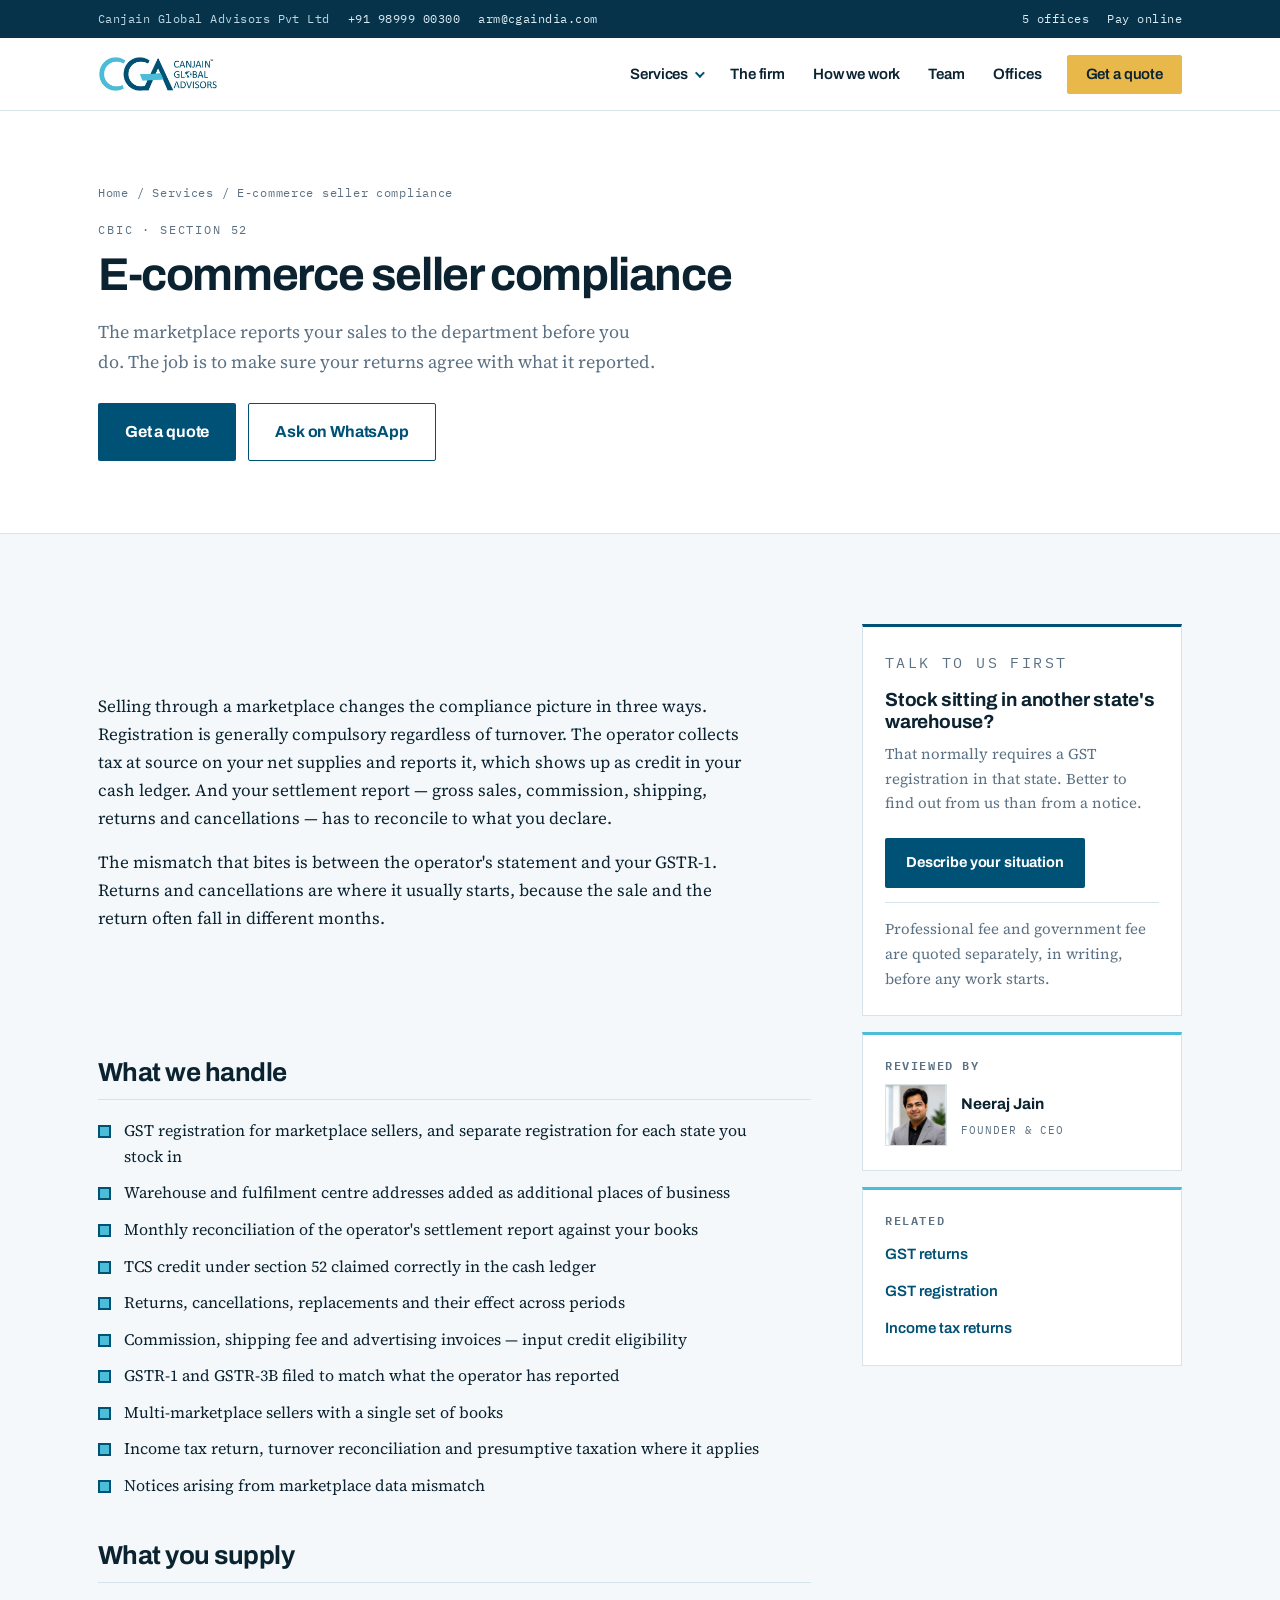
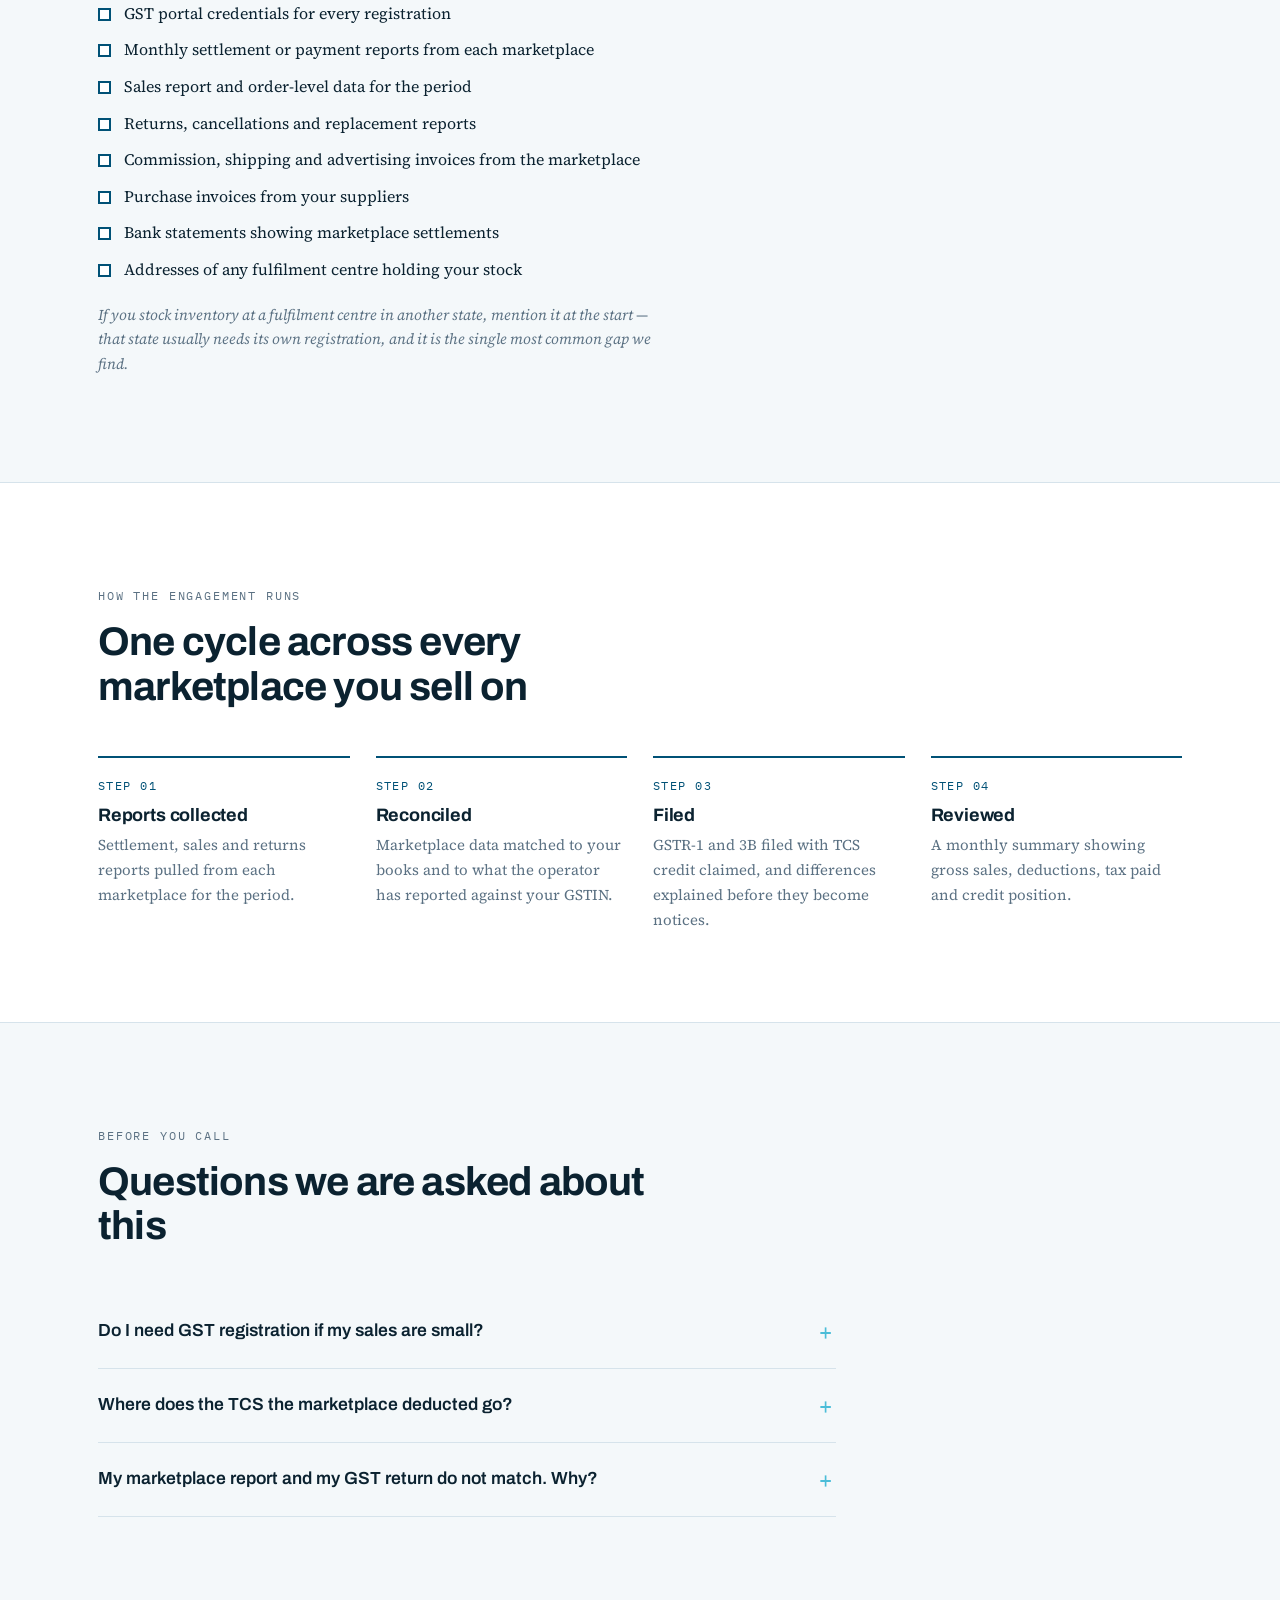
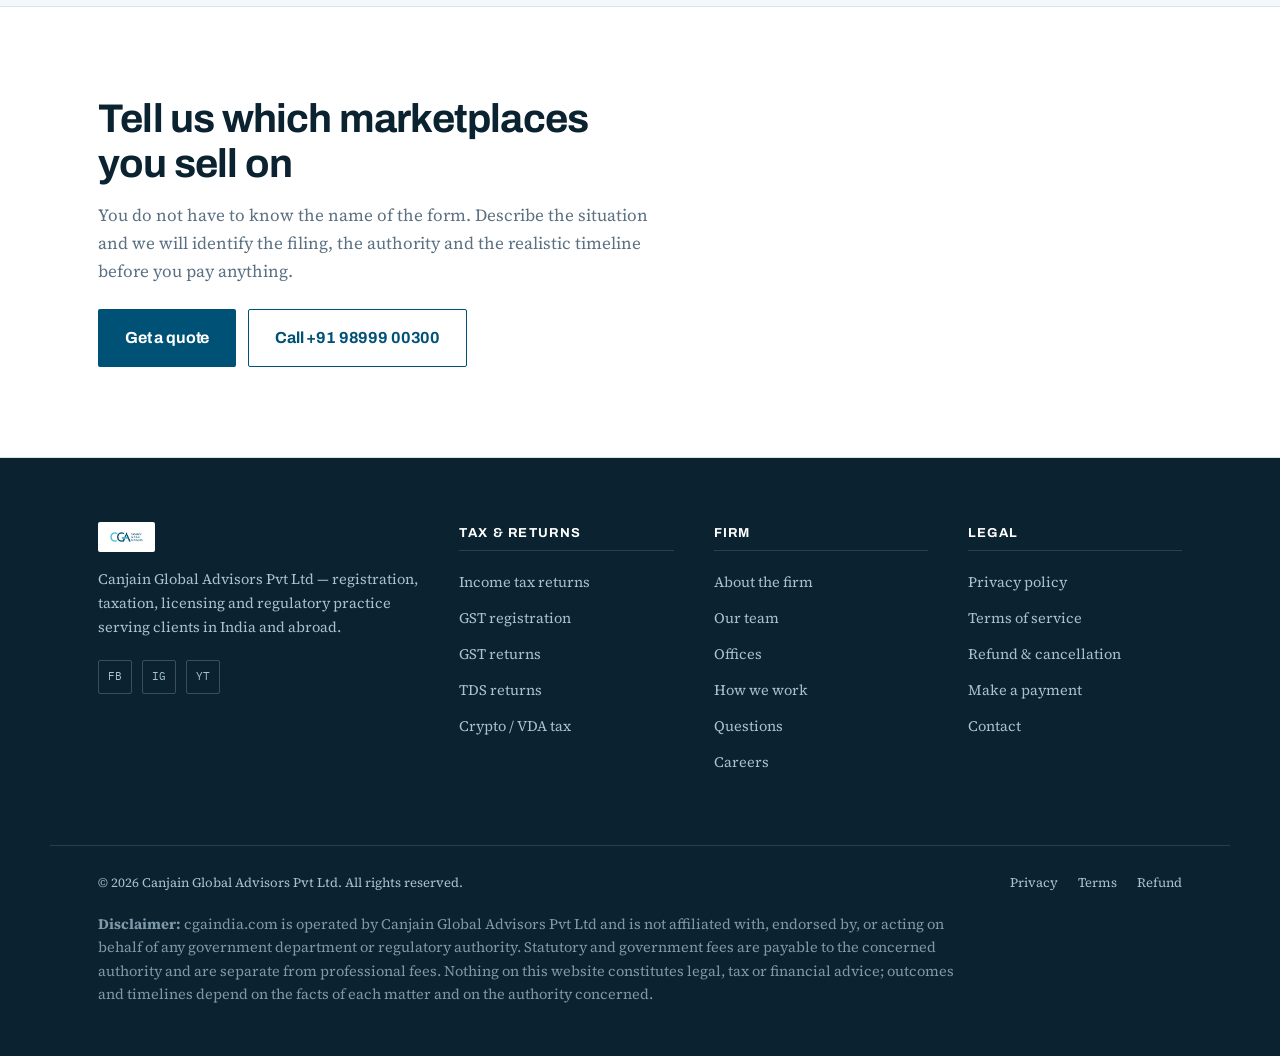
<file: ecommerce-sellers.html>
<!DOCTYPE html>
<html lang="en">
<head>
<meta charset="utf-8">
<meta name="viewport" content="width=device-width, initial-scale=1">
<title>E-commerce Seller Compliance — TCS, GST Returns &amp; Reconciliation | CGA India</title>
<meta name="description" content="GST and income tax compliance for sellers on Amazon, Flipkart and other marketplaces: registration, TCS credit reconciliation, returns and settlement matching.">
<meta name="theme-color" content="#005176">
<meta name="robots" content="index,follow">
<link rel="canonical" href="https://cgaindia.com/ecommerce-sellers.html">
<meta property="og:title" content="E-commerce Seller Compliance — TCS, GST Returns &amp; Reconciliation | CGA India">
<meta property="og:description" content="GST and income tax compliance for sellers on Amazon, Flipkart and other marketplaces: registration, TCS credit reconciliation, returns and settlement matching.">
<meta property="og:type" content="website">
<meta property="og:url" content="https://cgaindia.com/ecommerce-sellers.html">
<meta property="og:image" content="https://cgaindia.com/assets/cga-logo.jpeg">
<link rel="icon" href="assets/cga-logo.jpeg">
<link rel="preconnect" href="https://fonts.googleapis.com">
<link rel="preconnect" href="https://fonts.gstatic.com" crossorigin>
<link href="https://fonts.googleapis.com/css2?family=Archivo:wght@600;700;800&family=IBM+Plex+Mono:wght@400;600&family=Source+Serif+4:ital,opsz,wght@0,8..60,400;0,8..60,600;1,8..60,400&display=swap" rel="stylesheet">
<link rel="stylesheet" href="assets/styles.css">
</head>
<body>
<a class="skip" href="#main">Skip to content</a>

<div class="utility">
  <div class="wrap">
    <span>Canjain Global Advisors Pvt Ltd</span>
    <a href="tel:+919899900300">+91 98999 00300</a>
    <a href="mailto:arm@cgaindia.com">arm@cgaindia.com</a>
    <span class="spacer"></span>
    <a href="index.html#offices">5 offices</a>
    <a href="https://rzp.io/rzp/ehe2M4d" target="_blank" rel="noopener">Pay online</a>
  </div>
</div>

<header class="masthead">
  <div class="wrap">
    <a class="brand" href="index.html" aria-label="Canjain Global Advisors — home">
      <img src="assets/cga-logo.jpeg" alt="Canjain Global Advisors">
    </a>

    <button class="burger" type="button" data-burger aria-label="Menu" aria-expanded="false" aria-controls="primaryNav">
      <span></span><span></span><span></span>
    </button>

    <nav class="primary" id="primaryNav">
      <div class="drop" data-drop>
        <button class="drop-btn" type="button" data-drop-btn data-drop-href="services.html" aria-expanded="false">Services <span class="caret" aria-hidden="true"></span></button>
        <div class="drop-panel" data-drop-panel>
          <div class="dp-col">
            <p class="dp-head">Tax &amp; returns</p>
            <a href="itr-filing.html">Income tax returns</a>
            <a href="tds-returns.html">TDS computation &amp; returns</a>
            <a href="gst-registration.html">GST registration</a>
            <a href="gst-return-filing.html">GST return filing</a>
          </div>
          <div class="dp-col">
            <p class="dp-head">Specialist</p>
            <a href="crypto-tax.html">Crypto &amp; VDA taxation</a>
            <a href="foreign-income.html">Foreign income &amp; NRI</a>
            <a href="international-tax.html">International taxation</a>
            <a href="ecommerce-sellers.html">E-commerce sellers</a>
          </div>
          <div class="dp-col dp-cta">
            <p class="dp-head">Not listed?</p>
            <p class="dp-note">Registrations, trademark, licences, ROC and environment work are handled too — the full register is on one page.</p>
            <a class="dp-all" href="services.html">See all services →</a>
          </div>
        </div>
      </div>
      <a href="about.html">The firm</a>
      <a href="index.html#process">How we work</a>
      <a href="team.html">Team</a>
      <a href="index.html#offices">Offices</a>
      <a class="btn btn-gold" href="index.html#enquire">Get a quote</a>
    </nav>
  </div>
</header>

<main id="main">
  <div class="page-head">
    <div class="wrap">
      <p class="crumb"><a href="index.html">Home</a> / <a href="services.html">Services</a> / E-commerce seller compliance</p>
      <p class="eyebrow">CBIC · Section 52</p>
      <h1>E-commerce seller compliance</h1>
      <p class="lede">The marketplace reports your sales to the department before you do. The job is to make sure your returns agree with what it reported.</p>
      <div class="hero-actions">
        <a class="btn btn-solid btn-lg" href="index.html#enquire">Get a quote</a>
        <a class="btn btn-line btn-lg" href="https://wa.me/919899900300?text=Hi%20Canjain%2C%20I%20need%20help%20with%20ecommerce%20sellers" target="_blank" rel="noopener">Ask on WhatsApp</a>
      </div>
    </div>
  </div>

  <section>
    <div class="wrap svc">
      <div class="svc-main">
        <div class="prose">
          <p>Selling through a marketplace changes the compliance picture in three ways. Registration is generally compulsory regardless of turnover. The operator collects tax at source on your net supplies and reports it, which shows up as credit in your cash ledger. And your settlement report — gross sales, commission, shipping, returns and cancellations — has to reconcile to what you declare.</p><p>The mismatch that bites is between the operator's statement and your GSTR-1. Returns and cancellations are where it usually starts, because the sale and the return often fall in different months.</p>
        </div>

        <h2 class="svc-h">What we handle</h2>
        <ul class="checklist">
        <li>GST registration for marketplace sellers, and separate registration for each state you stock in</li>
        <li>Warehouse and fulfilment centre addresses added as additional places of business</li>
        <li>Monthly reconciliation of the operator's settlement report against your books</li>
        <li>TCS credit under section 52 claimed correctly in the cash ledger</li>
        <li>Returns, cancellations, replacements and their effect across periods</li>
        <li>Commission, shipping fee and advertising invoices — input credit eligibility</li>
        <li>GSTR-1 and GSTR-3B filed to match what the operator has reported</li>
        <li>Multi-marketplace sellers with a single set of books</li>
        <li>Income tax return, turnover reconciliation and presumptive taxation where it applies</li>
        <li>Notices arising from marketplace data mismatch</li>
        </ul>

        <h2 class="svc-h">What you supply</h2>
        <ul class="checklist checklist--docs">
        <li>GST portal credentials for every registration</li>
        <li>Monthly settlement or payment reports from each marketplace</li>
        <li>Sales report and order-level data for the period</li>
        <li>Returns, cancellations and replacement reports</li>
        <li>Commission, shipping and advertising invoices from the marketplace</li>
        <li>Purchase invoices from your suppliers</li>
        <li>Bank statements showing marketplace settlements</li>
        <li>Addresses of any fulfilment centre holding your stock</li>
        </ul>
        <p class="svc-note">If you stock inventory at a fulfilment centre in another state, mention it at the start — that state usually needs its own registration, and it is the single most common gap we find.</p>
      </div>

      <aside class="svc-aside">
        <div class="svc-card">
          <p class="eyebrow">Talk to us first</p>
          <h3>Stock sitting in another state's warehouse?</h3>
          <p>That normally requires a GST registration in that state. Better to find out from us than from a notice.</p>
          <a class="btn btn-solid" href="index.html#enquire">Describe your situation</a>
          <p class="svc-card__note">Professional fee and government fee are quoted separately, in writing, before any work starts.</p>
        </div>
        <div class="svc-card svc-card--plain">
          <h4>Reviewed by</h4>
          <div class="svc-founder">
            <img src="assets/neeraj-sq.jpg" alt="Neeraj Jain" width="320" height="320" loading="lazy" decoding="async">
            <span>
              <span class="fn">Neeraj Jain</span>
              <span class="fr">Founder &amp; CEO</span>
            </span>
          </div>
        </div>
        <div class="svc-card svc-card--plain">
          <h4>Related</h4>
          <ul>
          <li><a href="gst-return-filing.html">GST returns</a></li>
          <li><a href="gst-registration.html">GST registration</a></li>
          <li><a href="itr-filing.html">Income tax returns</a></li>
          </ul>
        </div>
      </aside>
    </div>
  </section>

  <section class="band">
    <div class="wrap">
      <div class="section-head reveal">
        <p class="eyebrow">How the engagement runs</p>
        <h2>One cycle across every marketplace you sell on</h2>
      </div>
      <div class="stages reveal">
        <div class="stage">
          <p class="no">STEP 01</p>
          <h3>Reports collected</h3>
          <p>Settlement, sales and returns reports pulled from each marketplace for the period.</p>
        </div>
        <div class="stage">
          <p class="no">STEP 02</p>
          <h3>Reconciled</h3>
          <p>Marketplace data matched to your books and to what the operator has reported against your GSTIN.</p>
        </div>
        <div class="stage">
          <p class="no">STEP 03</p>
          <h3>Filed</h3>
          <p>GSTR-1 and 3B filed with TCS credit claimed, and differences explained before they become notices.</p>
        </div>
        <div class="stage">
          <p class="no">STEP 04</p>
          <h3>Reviewed</h3>
          <p>A monthly summary showing gross sales, deductions, tax paid and credit position.</p>
        </div>
      </div>
    </div>
  </section>

  <section>
    <div class="wrap">
      <div class="section-head reveal">
        <p class="eyebrow">Before you call</p>
        <h2>Questions we are asked about this</h2>
      </div>
      <div class="faq reveal">
        <details>
          <summary>Do I need GST registration if my sales are small?</summary>
          <p>Selling through an operator that collects tax at source generally requires registration irrespective of turnover, with a narrow relaxation for certain small suppliers. We check your actual activity against that relaxation rather than assuming either way.</p>
        </details>
        <details>
          <summary>Where does the TCS the marketplace deducted go?</summary>
          <p>It is reported by the operator and appears as credit in your electronic cash ledger, which you can use against your liability. It has to be accepted and matched — if the operator has reported against a wrong GSTIN, the credit will not reach you and it takes time to correct.</p>
        </details>
        <details>
          <summary>My marketplace report and my GST return do not match. Why?</summary>
          <p>Usually returns and cancellations falling in a different month from the original sale, or commission being netted off in the settlement while the sale has to be declared gross. Both are fixable, but they need to be identified in the same period rather than at the annual return.</p>
        </details>
      </div>
    </div>
  </section>

  <section class="band svc-end">
    <div class="wrap">
      <h2>Tell us which marketplaces you sell on</h2>
      <p>You do not have to know the name of the form. Describe the situation and we will identify the filing, the authority and the realistic timeline before you pay anything.</p>
      <div class="hero-actions">
        <a class="btn btn-solid btn-lg" href="index.html#enquire">Get a quote</a>
        <a class="btn btn-line btn-lg" href="tel:+919899900300">Call +91 98999 00300</a>
      </div>
    </div>
  </section>

</main>

<footer class="site">
  <div class="wrap top">
    <div>
      <img class="mark" src="assets/cga-logo.jpeg" alt="Canjain Global Advisors">
      <p>Canjain Global Advisors Pvt Ltd — registration, taxation, licensing and regulatory practice serving clients in India and abroad.</p>
      <div class="social">
        <a href="https://www.facebook.com/profile.php?id=100081348033294" target="_blank" rel="noopener" aria-label="Facebook">FB</a>
        <a href="https://www.instagram.com/canjain_" target="_blank" rel="noopener" aria-label="Instagram">IG</a>
        <a href="https://www.youtube.com/@canjain" target="_blank" rel="noopener" aria-label="YouTube">YT</a>
      </div>
    </div>
    <div>
      <h4>Tax &amp; returns</h4>
      <ul>
        <li><a href="itr-filing.html">Income tax returns</a></li>
        <li><a href="gst-registration.html">GST registration</a></li>
        <li><a href="gst-return-filing.html">GST returns</a></li>
        <li><a href="tds-returns.html">TDS returns</a></li>
        <li><a href="crypto-tax.html">Crypto / VDA tax</a></li>
      </ul>
    </div>
    <div>
      <h4>Firm</h4>
      <ul>
        <li><a href="about.html">About the firm</a></li>
        <li><a href="team.html">Our team</a></li>
        <li><a href="index.html#offices">Offices</a></li>
        <li><a href="index.html#process">How we work</a></li>
        <li><a href="index.html#faq">Questions</a></li>
        <li><a href="mailto:admin@cgaindia.com">Careers</a></li>
      </ul>
    </div>
    <div>
      <h4>Legal</h4>
      <ul>
        <li><a href="privacy.html">Privacy policy</a></li>
        <li><a href="terms.html">Terms of service</a></li>
        <li><a href="refund.html">Refund &amp; cancellation</a></li>
        <li><a href="https://rzp.io/rzp/ehe2M4d" target="_blank" rel="noopener">Make a payment</a></li>
        <li><a href="index.html#enquire">Contact</a></li>
      </ul>
    </div>
  </div>
  <div class="wrap legal">
    <div class="row">
      <span>© <span id="yr">2026</span> Canjain Global Advisors Pvt Ltd. All rights reserved.</span>
      <span class="spacer"></span>
      <a href="privacy.html">Privacy</a>
      <a href="terms.html">Terms</a>
      <a href="refund.html">Refund</a>
    </div>
    <p class="disclaimer"><strong>Disclaimer:</strong> cgaindia.com is operated by Canjain Global Advisors Pvt Ltd and is not affiliated with, endorsed by, or acting on behalf of any government department or regulatory authority. Statutory and government fees are payable to the concerned authority and are separate from professional fees. Nothing on this website constitutes legal, tax or financial advice; outcomes and timelines depend on the facts of each matter and on the authority concerned.</p>
  </div>
</footer>

<div class="callbar">
  <a href="tel:+919899900300">Call now</a>
  <a class="wa" href="https://wa.me/919899900300?text=Hi%20Canjain%2C%20I%20need%20help%20with%20" target="_blank" rel="noopener">WhatsApp</a>
</div>

<script src="assets/site.js"></script>
</body>
</html>
</file>
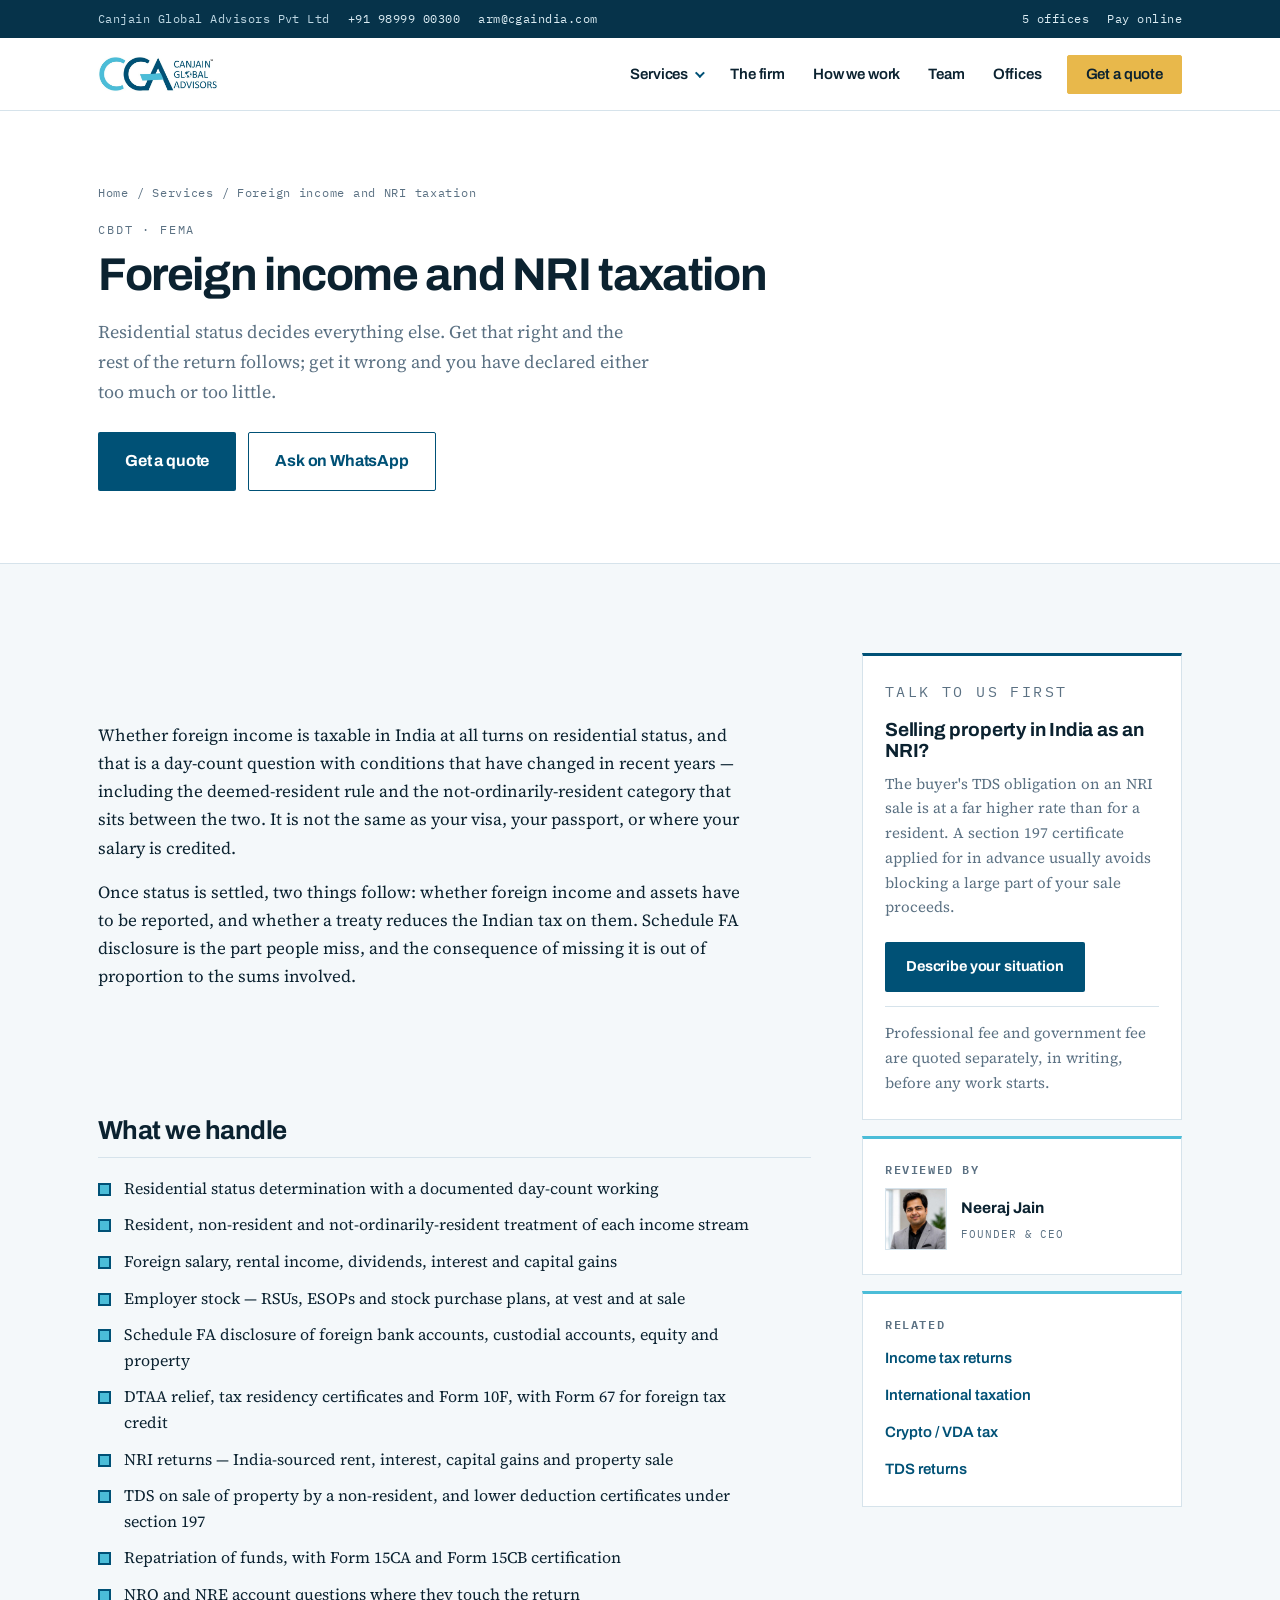
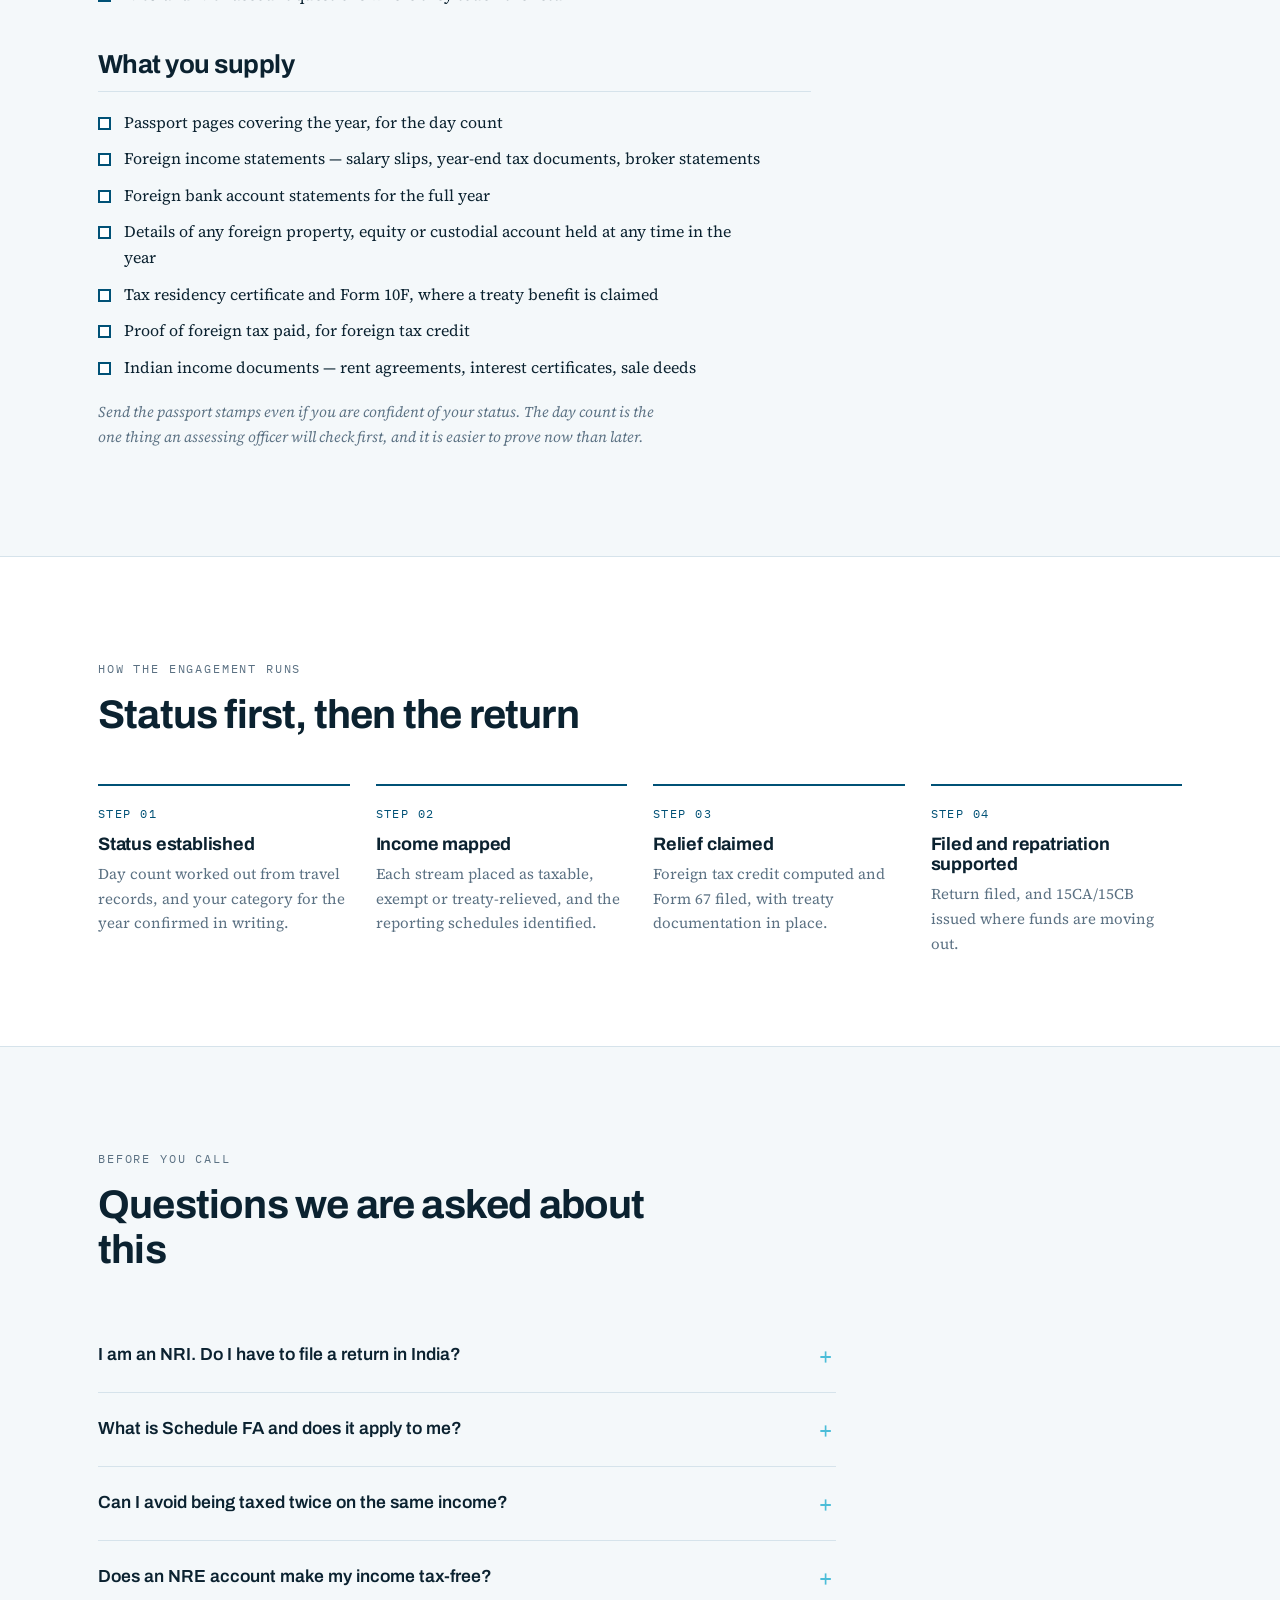
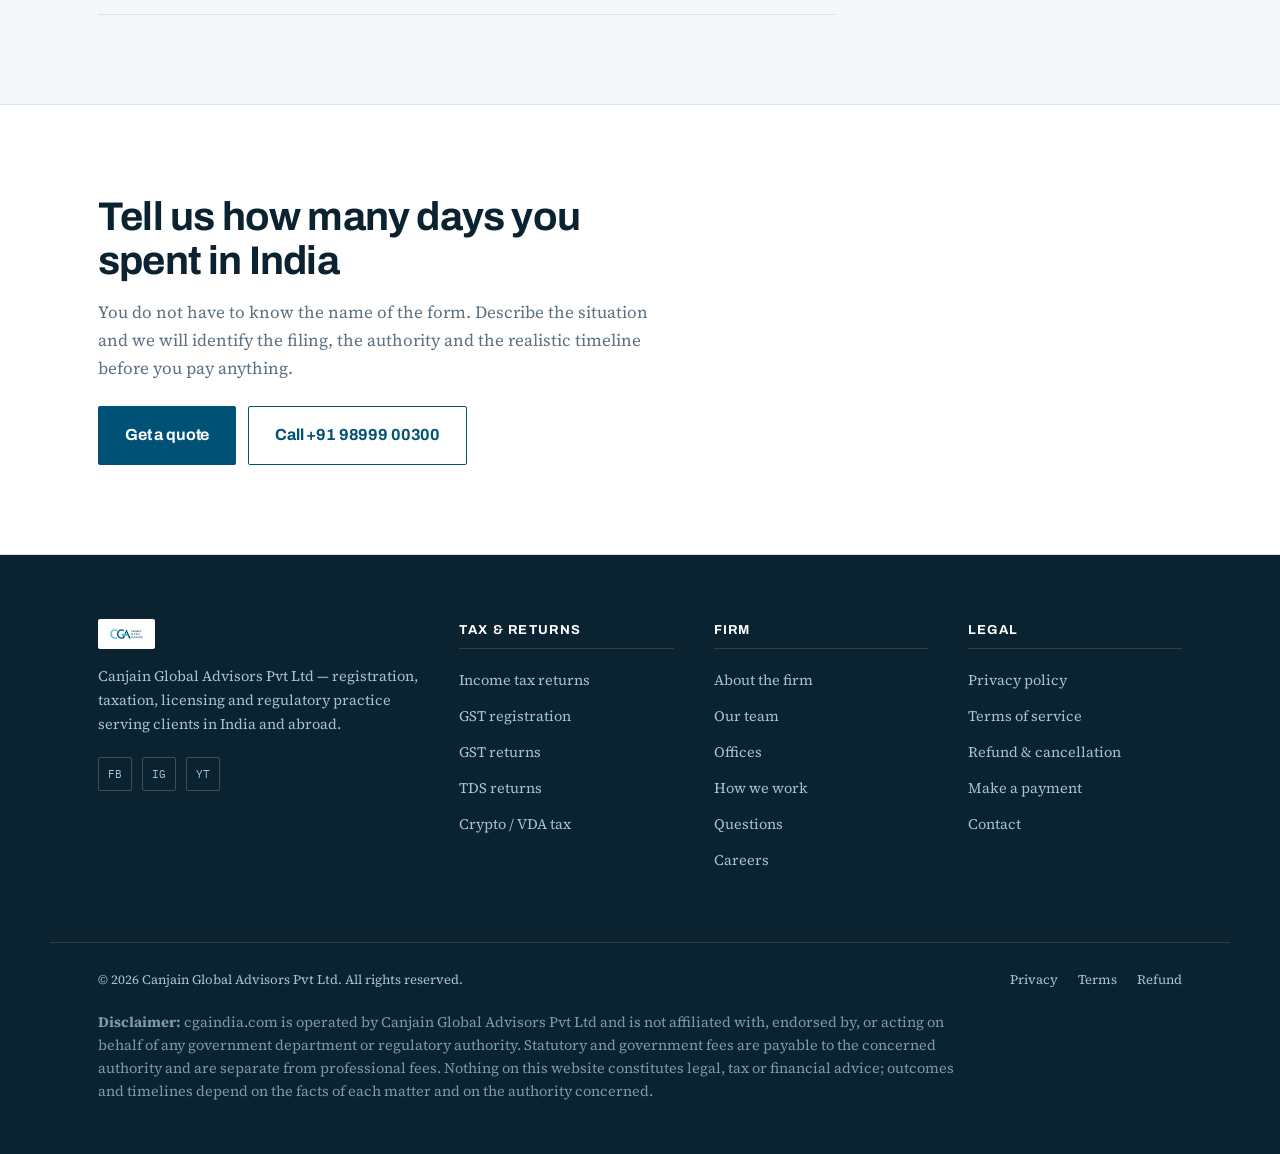
<file: foreign-income.html>
<!DOCTYPE html>
<html lang="en">
<head>
<meta charset="utf-8">
<meta name="viewport" content="width=device-width, initial-scale=1">
<title>NRI Taxation and Foreign Income — Schedule FA, DTAA &amp; Repatriation | CGA India</title>
<meta name="description" content="Residential status determination, foreign income and asset reporting, DTAA relief, Form 67, NRI returns, repatriation and Form 15CA/CB certification.">
<meta name="theme-color" content="#005176">
<meta name="robots" content="index,follow">
<link rel="canonical" href="https://cgaindia.com/foreign-income.html">
<meta property="og:title" content="NRI Taxation and Foreign Income — Schedule FA, DTAA &amp; Repatriation | CGA India">
<meta property="og:description" content="Residential status determination, foreign income and asset reporting, DTAA relief, Form 67, NRI returns, repatriation and Form 15CA/CB certification.">
<meta property="og:type" content="website">
<meta property="og:url" content="https://cgaindia.com/foreign-income.html">
<meta property="og:image" content="https://cgaindia.com/assets/cga-logo.jpeg">
<link rel="icon" href="assets/cga-logo.jpeg">
<link rel="preconnect" href="https://fonts.googleapis.com">
<link rel="preconnect" href="https://fonts.gstatic.com" crossorigin>
<link href="https://fonts.googleapis.com/css2?family=Archivo:wght@600;700;800&family=IBM+Plex+Mono:wght@400;600&family=Source+Serif+4:ital,opsz,wght@0,8..60,400;0,8..60,600;1,8..60,400&display=swap" rel="stylesheet">
<link rel="stylesheet" href="assets/styles.css">
</head>
<body>
<a class="skip" href="#main">Skip to content</a>

<div class="utility">
  <div class="wrap">
    <span>Canjain Global Advisors Pvt Ltd</span>
    <a href="tel:+919899900300">+91 98999 00300</a>
    <a href="mailto:arm@cgaindia.com">arm@cgaindia.com</a>
    <span class="spacer"></span>
    <a href="index.html#offices">5 offices</a>
    <a href="https://rzp.io/rzp/ehe2M4d" target="_blank" rel="noopener">Pay online</a>
  </div>
</div>

<header class="masthead">
  <div class="wrap">
    <a class="brand" href="index.html" aria-label="Canjain Global Advisors — home">
      <img src="assets/cga-logo.jpeg" alt="Canjain Global Advisors">
    </a>

    <button class="burger" type="button" data-burger aria-label="Menu" aria-expanded="false" aria-controls="primaryNav">
      <span></span><span></span><span></span>
    </button>

    <nav class="primary" id="primaryNav">
      <div class="drop" data-drop>
        <button class="drop-btn" type="button" data-drop-btn data-drop-href="services.html" aria-expanded="false">Services <span class="caret" aria-hidden="true"></span></button>
        <div class="drop-panel" data-drop-panel>
          <div class="dp-col">
            <p class="dp-head">Tax &amp; returns</p>
            <a href="itr-filing.html">Income tax returns</a>
            <a href="tds-returns.html">TDS computation &amp; returns</a>
            <a href="gst-registration.html">GST registration</a>
            <a href="gst-return-filing.html">GST return filing</a>
          </div>
          <div class="dp-col">
            <p class="dp-head">Specialist</p>
            <a href="crypto-tax.html">Crypto &amp; VDA taxation</a>
            <a href="foreign-income.html">Foreign income &amp; NRI</a>
            <a href="international-tax.html">International taxation</a>
            <a href="ecommerce-sellers.html">E-commerce sellers</a>
          </div>
          <div class="dp-col dp-cta">
            <p class="dp-head">Not listed?</p>
            <p class="dp-note">Registrations, trademark, licences, ROC and environment work are handled too — the full register is on one page.</p>
            <a class="dp-all" href="services.html">See all services →</a>
          </div>
        </div>
      </div>
      <a href="about.html">The firm</a>
      <a href="index.html#process">How we work</a>
      <a href="team.html">Team</a>
      <a href="index.html#offices">Offices</a>
      <a class="btn btn-gold" href="index.html#enquire">Get a quote</a>
    </nav>
  </div>
</header>

<main id="main">
  <div class="page-head">
    <div class="wrap">
      <p class="crumb"><a href="index.html">Home</a> / <a href="services.html">Services</a> / Foreign income and NRI taxation</p>
      <p class="eyebrow">CBDT · FEMA</p>
      <h1>Foreign income and NRI taxation</h1>
      <p class="lede">Residential status decides everything else. Get that right and the rest of the return follows; get it wrong and you have declared either too much or too little.</p>
      <div class="hero-actions">
        <a class="btn btn-solid btn-lg" href="index.html#enquire">Get a quote</a>
        <a class="btn btn-line btn-lg" href="https://wa.me/919899900300?text=Hi%20Canjain%2C%20I%20need%20help%20with%20foreign%20income" target="_blank" rel="noopener">Ask on WhatsApp</a>
      </div>
    </div>
  </div>

  <section>
    <div class="wrap svc">
      <div class="svc-main">
        <div class="prose">
          <p>Whether foreign income is taxable in India at all turns on residential status, and that is a day-count question with conditions that have changed in recent years — including the deemed-resident rule and the not-ordinarily-resident category that sits between the two. It is not the same as your visa, your passport, or where your salary is credited.</p><p>Once status is settled, two things follow: whether foreign income and assets have to be reported, and whether a treaty reduces the Indian tax on them. Schedule FA disclosure is the part people miss, and the consequence of missing it is out of proportion to the sums involved.</p>
        </div>

        <h2 class="svc-h">What we handle</h2>
        <ul class="checklist">
        <li>Residential status determination with a documented day-count working</li>
        <li>Resident, non-resident and not-ordinarily-resident treatment of each income stream</li>
        <li>Foreign salary, rental income, dividends, interest and capital gains</li>
        <li>Employer stock — RSUs, ESOPs and stock purchase plans, at vest and at sale</li>
        <li>Schedule FA disclosure of foreign bank accounts, custodial accounts, equity and property</li>
        <li>DTAA relief, tax residency certificates and Form 10F, with Form 67 for foreign tax credit</li>
        <li>NRI returns — India-sourced rent, interest, capital gains and property sale</li>
        <li>TDS on sale of property by a non-resident, and lower deduction certificates under section 197</li>
        <li>Repatriation of funds, with Form 15CA and Form 15CB certification</li>
        <li>NRO and NRE account questions where they touch the return</li>
        </ul>

        <h2 class="svc-h">What you supply</h2>
        <ul class="checklist checklist--docs">
        <li>Passport pages covering the year, for the day count</li>
        <li>Foreign income statements — salary slips, year-end tax documents, broker statements</li>
        <li>Foreign bank account statements for the full year</li>
        <li>Details of any foreign property, equity or custodial account held at any time in the year</li>
        <li>Tax residency certificate and Form 10F, where a treaty benefit is claimed</li>
        <li>Proof of foreign tax paid, for foreign tax credit</li>
        <li>Indian income documents — rent agreements, interest certificates, sale deeds</li>
        </ul>
        <p class="svc-note">Send the passport stamps even if you are confident of your status. The day count is the one thing an assessing officer will check first, and it is easier to prove now than later.</p>
      </div>

      <aside class="svc-aside">
        <div class="svc-card">
          <p class="eyebrow">Talk to us first</p>
          <h3>Selling property in India as an NRI?</h3>
          <p>The buyer's TDS obligation on an NRI sale is at a far higher rate than for a resident. A section 197 certificate applied for in advance usually avoids blocking a large part of your sale proceeds.</p>
          <a class="btn btn-solid" href="index.html#enquire">Describe your situation</a>
          <p class="svc-card__note">Professional fee and government fee are quoted separately, in writing, before any work starts.</p>
        </div>
        <div class="svc-card svc-card--plain">
          <h4>Reviewed by</h4>
          <div class="svc-founder">
            <img src="assets/neeraj-sq.jpg" alt="Neeraj Jain" width="320" height="320" loading="lazy" decoding="async">
            <span>
              <span class="fn">Neeraj Jain</span>
              <span class="fr">Founder &amp; CEO</span>
            </span>
          </div>
        </div>
        <div class="svc-card svc-card--plain">
          <h4>Related</h4>
          <ul>
          <li><a href="itr-filing.html">Income tax returns</a></li>
          <li><a href="international-tax.html">International taxation</a></li>
          <li><a href="crypto-tax.html">Crypto / VDA tax</a></li>
          <li><a href="tds-returns.html">TDS returns</a></li>
          </ul>
        </div>
      </aside>
    </div>
  </section>

  <section class="band">
    <div class="wrap">
      <div class="section-head reveal">
        <p class="eyebrow">How the engagement runs</p>
        <h2>Status first, then the return</h2>
      </div>
      <div class="stages reveal">
        <div class="stage">
          <p class="no">STEP 01</p>
          <h3>Status established</h3>
          <p>Day count worked out from travel records, and your category for the year confirmed in writing.</p>
        </div>
        <div class="stage">
          <p class="no">STEP 02</p>
          <h3>Income mapped</h3>
          <p>Each stream placed as taxable, exempt or treaty-relieved, and the reporting schedules identified.</p>
        </div>
        <div class="stage">
          <p class="no">STEP 03</p>
          <h3>Relief claimed</h3>
          <p>Foreign tax credit computed and Form 67 filed, with treaty documentation in place.</p>
        </div>
        <div class="stage">
          <p class="no">STEP 04</p>
          <h3>Filed and repatriation supported</h3>
          <p>Return filed, and 15CA/15CB issued where funds are moving out.</p>
        </div>
      </div>
    </div>
  </section>

  <section>
    <div class="wrap">
      <div class="section-head reveal">
        <p class="eyebrow">Before you call</p>
        <h2>Questions we are asked about this</h2>
      </div>
      <div class="faq reveal">
        <details>
          <summary>I am an NRI. Do I have to file a return in India?</summary>
          <p>If you have India-sourced income above the exemption limit, or you want a refund of TDS already deducted on rent, interest or a property sale, then yes. Many NRIs are filing purely to recover TDS that was deducted at a rate far above their actual liability.</p>
        </details>
        <details>
          <summary>What is Schedule FA and does it apply to me?</summary>
          <p>It is the disclosure of foreign assets and accounts held during the year, and it applies to residents — including foreign bank accounts, shares, custodial accounts and property, whether or not they generated income. The penalty for omission is fixed and severe rather than proportionate to the amount, which is why it deserves attention.</p>
        </details>
        <details>
          <summary>Can I avoid being taxed twice on the same income?</summary>
          <p>Usually, through the treaty between India and the other country — either by exemption or by credit for the foreign tax paid. Claiming it requires a tax residency certificate, Form 10F and Form 67 filed before the return, not afterwards.</p>
        </details>
        <details>
          <summary>Does an NRE account make my income tax-free?</summary>
          <p>Interest on an NRE account is exempt while you qualify as a non-resident. Once your status changes, the exemption stops — which is exactly the year people tend to miss.</p>
        </details>
      </div>
    </div>
  </section>

  <section class="band svc-end">
    <div class="wrap">
      <h2>Tell us how many days you spent in India</h2>
      <p>You do not have to know the name of the form. Describe the situation and we will identify the filing, the authority and the realistic timeline before you pay anything.</p>
      <div class="hero-actions">
        <a class="btn btn-solid btn-lg" href="index.html#enquire">Get a quote</a>
        <a class="btn btn-line btn-lg" href="tel:+919899900300">Call +91 98999 00300</a>
      </div>
    </div>
  </section>

</main>

<footer class="site">
  <div class="wrap top">
    <div>
      <img class="mark" src="assets/cga-logo.jpeg" alt="Canjain Global Advisors">
      <p>Canjain Global Advisors Pvt Ltd — registration, taxation, licensing and regulatory practice serving clients in India and abroad.</p>
      <div class="social">
        <a href="https://www.facebook.com/profile.php?id=100081348033294" target="_blank" rel="noopener" aria-label="Facebook">FB</a>
        <a href="https://www.instagram.com/canjain_" target="_blank" rel="noopener" aria-label="Instagram">IG</a>
        <a href="https://www.youtube.com/@canjain" target="_blank" rel="noopener" aria-label="YouTube">YT</a>
      </div>
    </div>
    <div>
      <h4>Tax &amp; returns</h4>
      <ul>
        <li><a href="itr-filing.html">Income tax returns</a></li>
        <li><a href="gst-registration.html">GST registration</a></li>
        <li><a href="gst-return-filing.html">GST returns</a></li>
        <li><a href="tds-returns.html">TDS returns</a></li>
        <li><a href="crypto-tax.html">Crypto / VDA tax</a></li>
      </ul>
    </div>
    <div>
      <h4>Firm</h4>
      <ul>
        <li><a href="about.html">About the firm</a></li>
        <li><a href="team.html">Our team</a></li>
        <li><a href="index.html#offices">Offices</a></li>
        <li><a href="index.html#process">How we work</a></li>
        <li><a href="index.html#faq">Questions</a></li>
        <li><a href="mailto:admin@cgaindia.com">Careers</a></li>
      </ul>
    </div>
    <div>
      <h4>Legal</h4>
      <ul>
        <li><a href="privacy.html">Privacy policy</a></li>
        <li><a href="terms.html">Terms of service</a></li>
        <li><a href="refund.html">Refund &amp; cancellation</a></li>
        <li><a href="https://rzp.io/rzp/ehe2M4d" target="_blank" rel="noopener">Make a payment</a></li>
        <li><a href="index.html#enquire">Contact</a></li>
      </ul>
    </div>
  </div>
  <div class="wrap legal">
    <div class="row">
      <span>© <span id="yr">2026</span> Canjain Global Advisors Pvt Ltd. All rights reserved.</span>
      <span class="spacer"></span>
      <a href="privacy.html">Privacy</a>
      <a href="terms.html">Terms</a>
      <a href="refund.html">Refund</a>
    </div>
    <p class="disclaimer"><strong>Disclaimer:</strong> cgaindia.com is operated by Canjain Global Advisors Pvt Ltd and is not affiliated with, endorsed by, or acting on behalf of any government department or regulatory authority. Statutory and government fees are payable to the concerned authority and are separate from professional fees. Nothing on this website constitutes legal, tax or financial advice; outcomes and timelines depend on the facts of each matter and on the authority concerned.</p>
  </div>
</footer>

<div class="callbar">
  <a href="tel:+919899900300">Call now</a>
  <a class="wa" href="https://wa.me/919899900300?text=Hi%20Canjain%2C%20I%20need%20help%20with%20" target="_blank" rel="noopener">WhatsApp</a>
</div>

<script src="assets/site.js"></script>
</body>
</html>
</file>
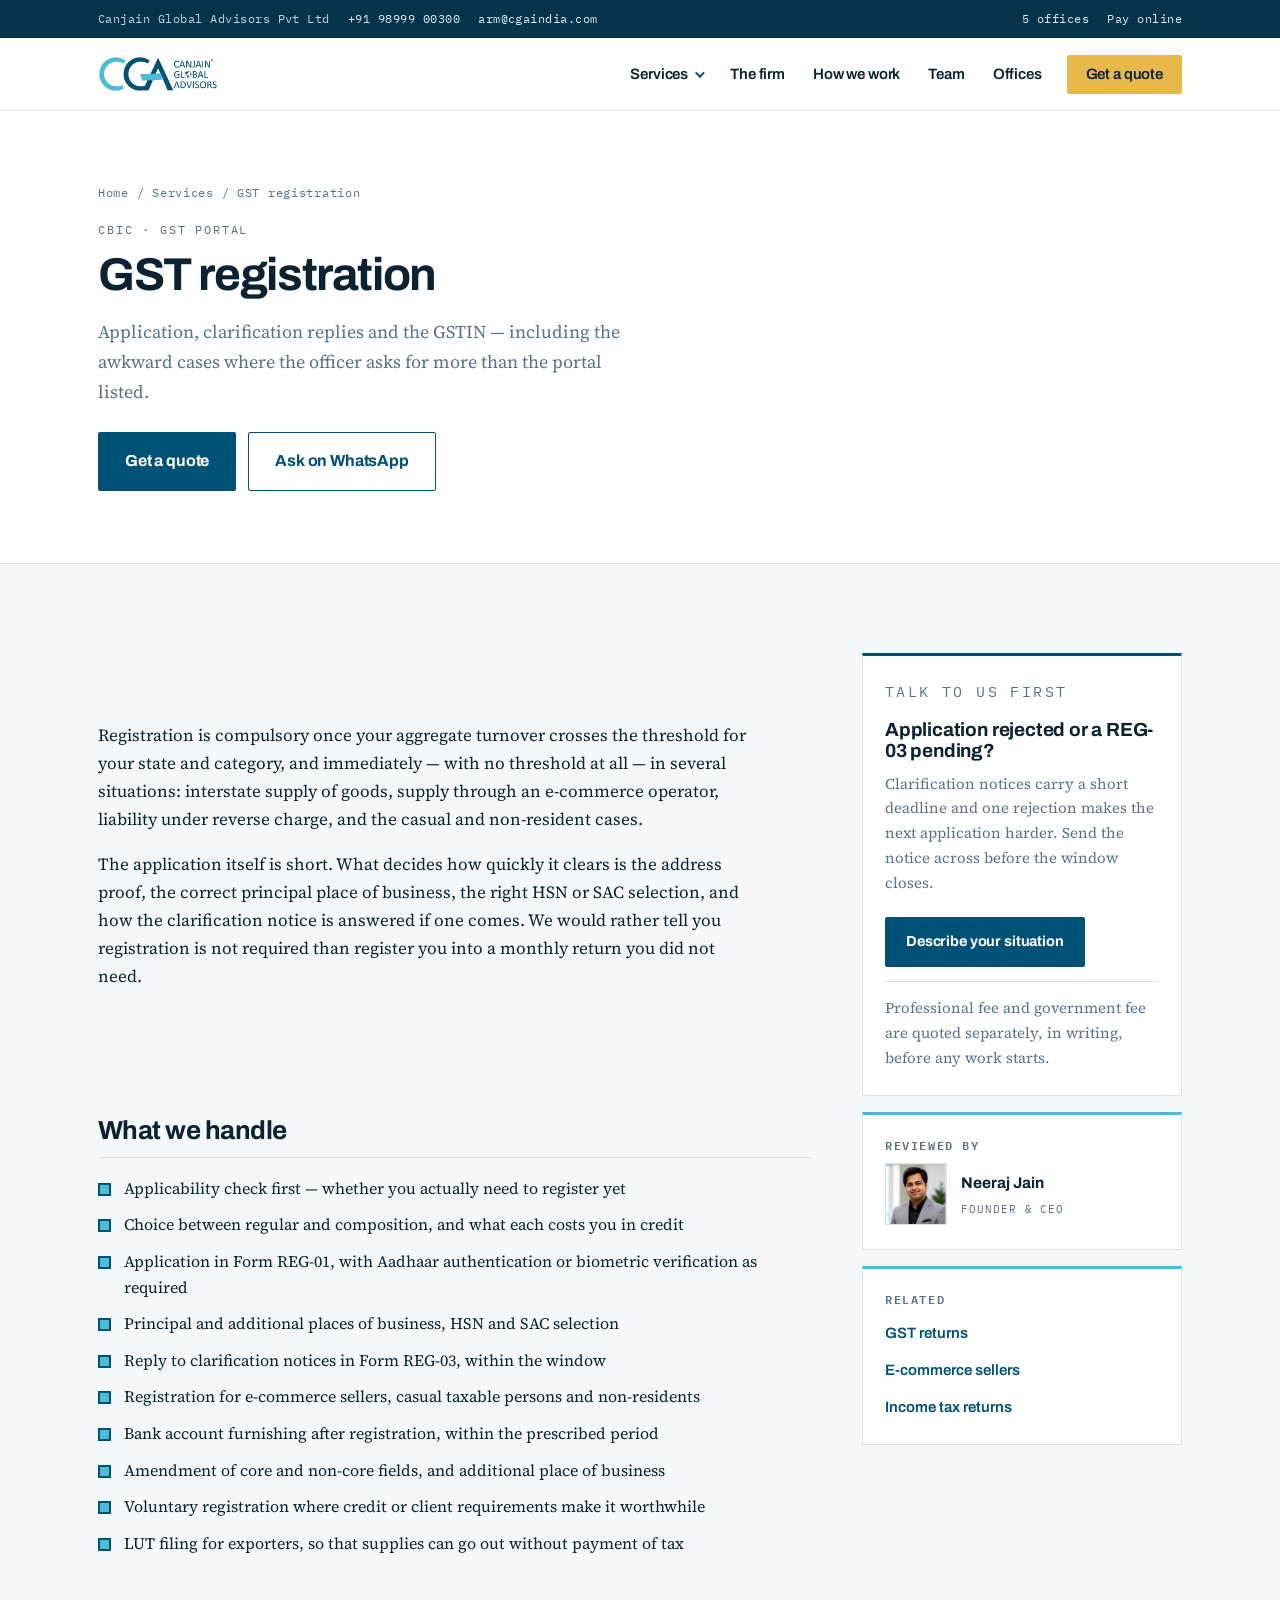
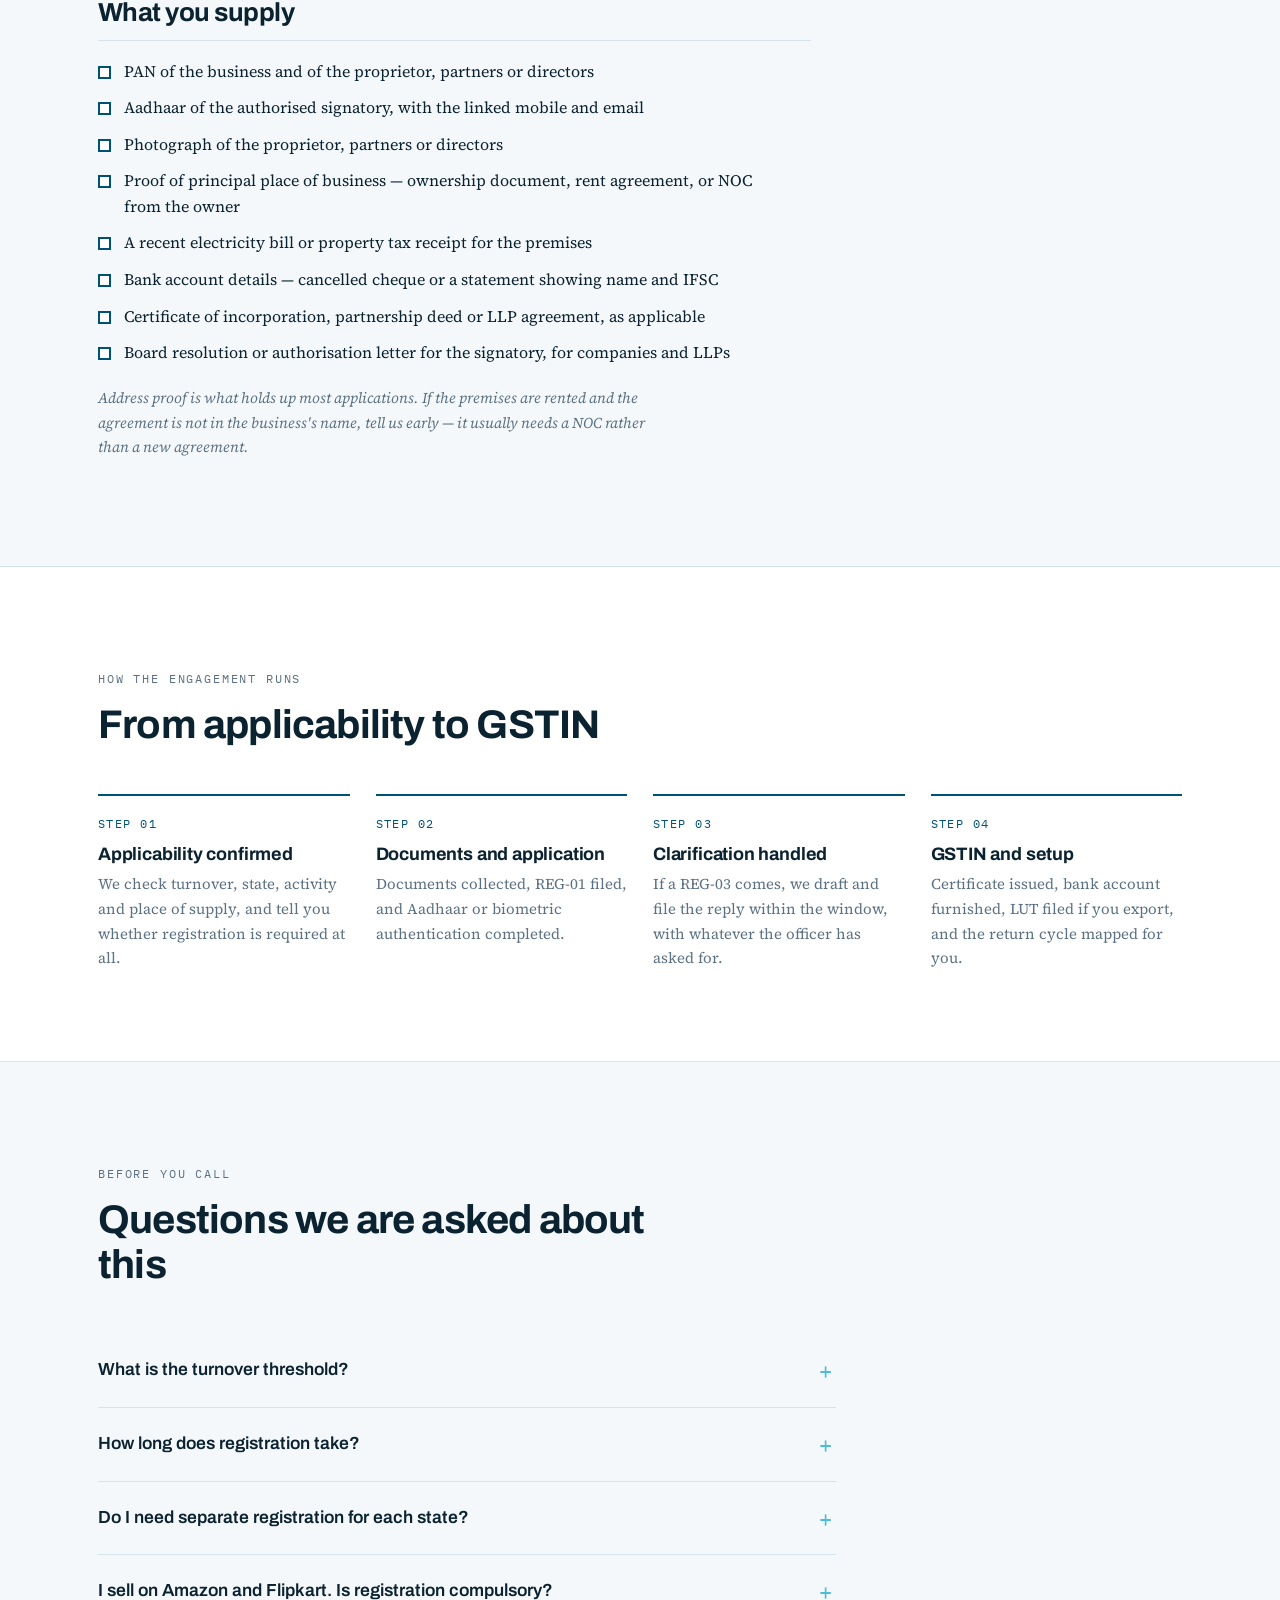
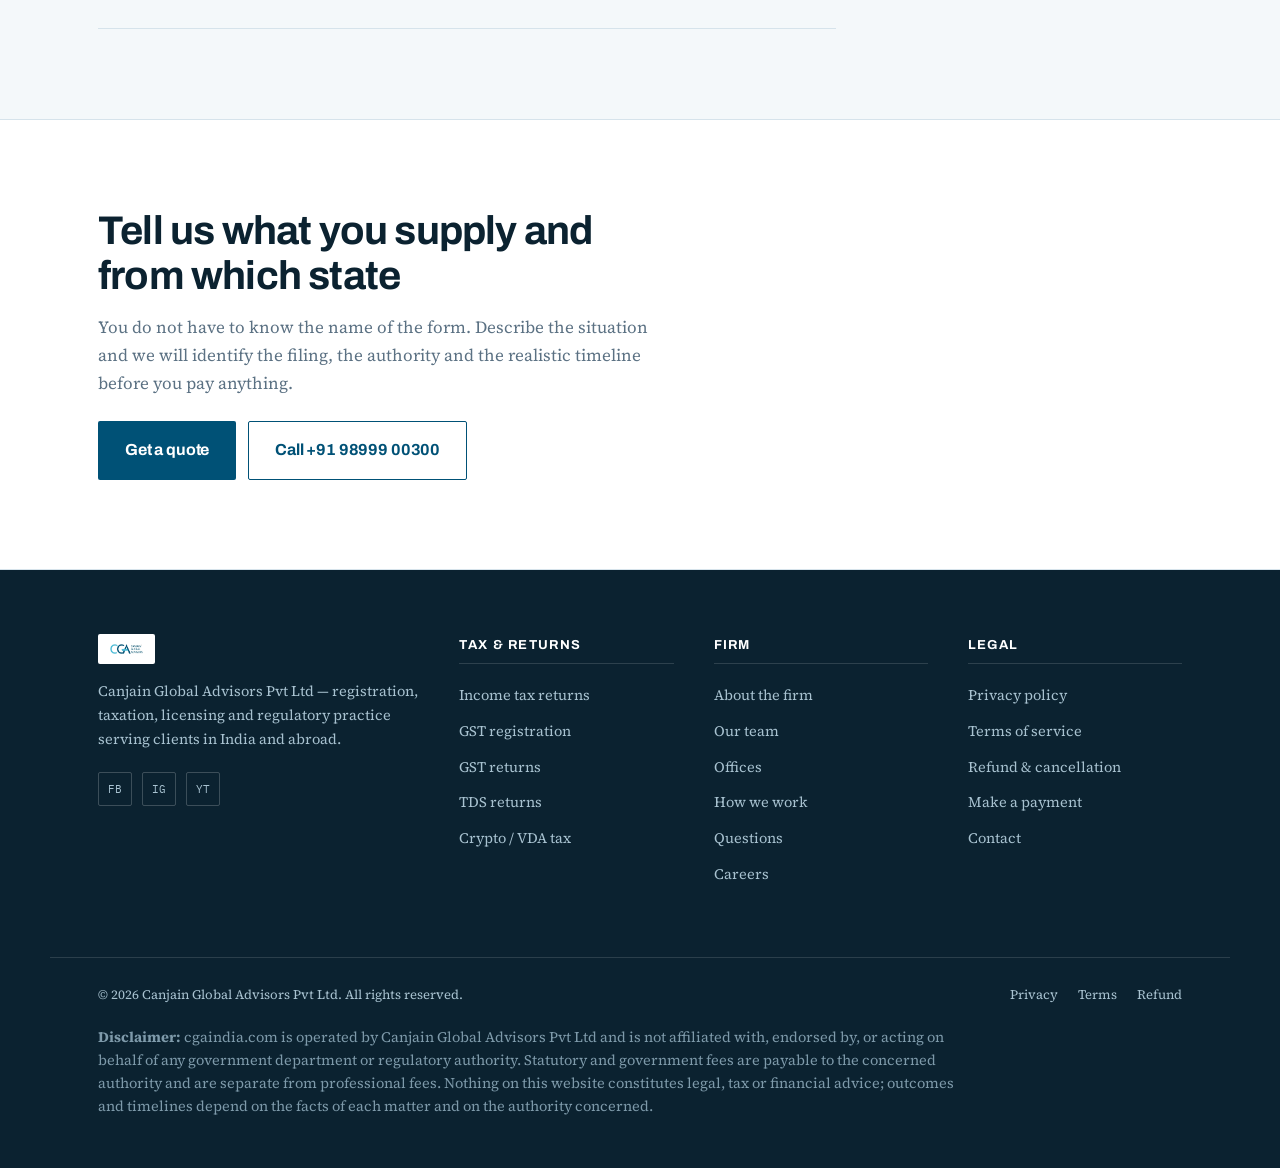
<file: gst-registration.html>
<!DOCTYPE html>
<html lang="en">
<head>
<meta charset="utf-8">
<meta name="viewport" content="width=device-width, initial-scale=1">
<title>GST Registration — Application, Clarification &amp; GSTIN | CGA India</title>
<meta name="description" content="GST registration in Form REG-01 for proprietors, firms, companies, e-commerce sellers and non-residents, including clarification replies and post-registration setup.">
<meta name="theme-color" content="#005176">
<meta name="robots" content="index,follow">
<link rel="canonical" href="https://cgaindia.com/gst-registration.html">
<meta property="og:title" content="GST Registration — Application, Clarification &amp; GSTIN | CGA India">
<meta property="og:description" content="GST registration in Form REG-01 for proprietors, firms, companies, e-commerce sellers and non-residents, including clarification replies and post-registration setup.">
<meta property="og:type" content="website">
<meta property="og:url" content="https://cgaindia.com/gst-registration.html">
<meta property="og:image" content="https://cgaindia.com/assets/cga-logo.jpeg">
<link rel="icon" href="assets/cga-logo.jpeg">
<link rel="preconnect" href="https://fonts.googleapis.com">
<link rel="preconnect" href="https://fonts.gstatic.com" crossorigin>
<link href="https://fonts.googleapis.com/css2?family=Archivo:wght@600;700;800&family=IBM+Plex+Mono:wght@400;600&family=Source+Serif+4:ital,opsz,wght@0,8..60,400;0,8..60,600;1,8..60,400&display=swap" rel="stylesheet">
<link rel="stylesheet" href="assets/styles.css">
</head>
<body>
<a class="skip" href="#main">Skip to content</a>

<div class="utility">
  <div class="wrap">
    <span>Canjain Global Advisors Pvt Ltd</span>
    <a href="tel:+919899900300">+91 98999 00300</a>
    <a href="mailto:arm@cgaindia.com">arm@cgaindia.com</a>
    <span class="spacer"></span>
    <a href="index.html#offices">5 offices</a>
    <a href="https://rzp.io/rzp/ehe2M4d" target="_blank" rel="noopener">Pay online</a>
  </div>
</div>

<header class="masthead">
  <div class="wrap">
    <a class="brand" href="index.html" aria-label="Canjain Global Advisors — home">
      <img src="assets/cga-logo.jpeg" alt="Canjain Global Advisors">
    </a>

    <button class="burger" type="button" data-burger aria-label="Menu" aria-expanded="false" aria-controls="primaryNav">
      <span></span><span></span><span></span>
    </button>

    <nav class="primary" id="primaryNav">
      <div class="drop" data-drop>
        <button class="drop-btn" type="button" data-drop-btn data-drop-href="services.html" aria-expanded="false">Services <span class="caret" aria-hidden="true"></span></button>
        <div class="drop-panel" data-drop-panel>
          <div class="dp-col">
            <p class="dp-head">Tax &amp; returns</p>
            <a href="itr-filing.html">Income tax returns</a>
            <a href="tds-returns.html">TDS computation &amp; returns</a>
            <a href="gst-registration.html">GST registration</a>
            <a href="gst-return-filing.html">GST return filing</a>
          </div>
          <div class="dp-col">
            <p class="dp-head">Specialist</p>
            <a href="crypto-tax.html">Crypto &amp; VDA taxation</a>
            <a href="foreign-income.html">Foreign income &amp; NRI</a>
            <a href="international-tax.html">International taxation</a>
            <a href="ecommerce-sellers.html">E-commerce sellers</a>
          </div>
          <div class="dp-col dp-cta">
            <p class="dp-head">Not listed?</p>
            <p class="dp-note">Registrations, trademark, licences, ROC and environment work are handled too — the full register is on one page.</p>
            <a class="dp-all" href="services.html">See all services →</a>
          </div>
        </div>
      </div>
      <a href="about.html">The firm</a>
      <a href="index.html#process">How we work</a>
      <a href="team.html">Team</a>
      <a href="index.html#offices">Offices</a>
      <a class="btn btn-gold" href="index.html#enquire">Get a quote</a>
    </nav>
  </div>
</header>

<main id="main">
  <div class="page-head">
    <div class="wrap">
      <p class="crumb"><a href="index.html">Home</a> / <a href="services.html">Services</a> / GST registration</p>
      <p class="eyebrow">CBIC · GST portal</p>
      <h1>GST registration</h1>
      <p class="lede">Application, clarification replies and the GSTIN — including the awkward cases where the officer asks for more than the portal listed.</p>
      <div class="hero-actions">
        <a class="btn btn-solid btn-lg" href="index.html#enquire">Get a quote</a>
        <a class="btn btn-line btn-lg" href="https://wa.me/919899900300?text=Hi%20Canjain%2C%20I%20need%20help%20with%20gst%20registration" target="_blank" rel="noopener">Ask on WhatsApp</a>
      </div>
    </div>
  </div>

  <section>
    <div class="wrap svc">
      <div class="svc-main">
        <div class="prose">
          <p>Registration is compulsory once your aggregate turnover crosses the threshold for your state and category, and immediately — with no threshold at all — in several situations: interstate supply of goods, supply through an e-commerce operator, liability under reverse charge, and the casual and non-resident cases.</p><p>The application itself is short. What decides how quickly it clears is the address proof, the correct principal place of business, the right HSN or SAC selection, and how the clarification notice is answered if one comes. We would rather tell you registration is not required than register you into a monthly return you did not need.</p>
        </div>

        <h2 class="svc-h">What we handle</h2>
        <ul class="checklist">
        <li>Applicability check first — whether you actually need to register yet</li>
        <li>Choice between regular and composition, and what each costs you in credit</li>
        <li>Application in Form REG-01, with Aadhaar authentication or biometric verification as required</li>
        <li>Principal and additional places of business, HSN and SAC selection</li>
        <li>Reply to clarification notices in Form REG-03, within the window</li>
        <li>Registration for e-commerce sellers, casual taxable persons and non-residents</li>
        <li>Bank account furnishing after registration, within the prescribed period</li>
        <li>Amendment of core and non-core fields, and additional place of business</li>
        <li>Voluntary registration where credit or client requirements make it worthwhile</li>
        <li>LUT filing for exporters, so that supplies can go out without payment of tax</li>
        </ul>

        <h2 class="svc-h">What you supply</h2>
        <ul class="checklist checklist--docs">
        <li>PAN of the business and of the proprietor, partners or directors</li>
        <li>Aadhaar of the authorised signatory, with the linked mobile and email</li>
        <li>Photograph of the proprietor, partners or directors</li>
        <li>Proof of principal place of business — ownership document, rent agreement, or NOC from the owner</li>
        <li>A recent electricity bill or property tax receipt for the premises</li>
        <li>Bank account details — cancelled cheque or a statement showing name and IFSC</li>
        <li>Certificate of incorporation, partnership deed or LLP agreement, as applicable</li>
        <li>Board resolution or authorisation letter for the signatory, for companies and LLPs</li>
        </ul>
        <p class="svc-note">Address proof is what holds up most applications. If the premises are rented and the agreement is not in the business's name, tell us early — it usually needs a NOC rather than a new agreement.</p>
      </div>

      <aside class="svc-aside">
        <div class="svc-card">
          <p class="eyebrow">Talk to us first</p>
          <h3>Application rejected or a REG-03 pending?</h3>
          <p>Clarification notices carry a short deadline and one rejection makes the next application harder. Send the notice across before the window closes.</p>
          <a class="btn btn-solid" href="index.html#enquire">Describe your situation</a>
          <p class="svc-card__note">Professional fee and government fee are quoted separately, in writing, before any work starts.</p>
        </div>
        <div class="svc-card svc-card--plain">
          <h4>Reviewed by</h4>
          <div class="svc-founder">
            <img src="assets/neeraj-sq.jpg" alt="Neeraj Jain" width="320" height="320" loading="lazy" decoding="async">
            <span>
              <span class="fn">Neeraj Jain</span>
              <span class="fr">Founder &amp; CEO</span>
            </span>
          </div>
        </div>
        <div class="svc-card svc-card--plain">
          <h4>Related</h4>
          <ul>
          <li><a href="gst-return-filing.html">GST returns</a></li>
          <li><a href="ecommerce-sellers.html">E-commerce sellers</a></li>
          <li><a href="itr-filing.html">Income tax returns</a></li>
          </ul>
        </div>
      </aside>
    </div>
  </section>

  <section class="band">
    <div class="wrap">
      <div class="section-head reveal">
        <p class="eyebrow">How the engagement runs</p>
        <h2>From applicability to GSTIN</h2>
      </div>
      <div class="stages reveal">
        <div class="stage">
          <p class="no">STEP 01</p>
          <h3>Applicability confirmed</h3>
          <p>We check turnover, state, activity and place of supply, and tell you whether registration is required at all.</p>
        </div>
        <div class="stage">
          <p class="no">STEP 02</p>
          <h3>Documents and application</h3>
          <p>Documents collected, REG-01 filed, and Aadhaar or biometric authentication completed.</p>
        </div>
        <div class="stage">
          <p class="no">STEP 03</p>
          <h3>Clarification handled</h3>
          <p>If a REG-03 comes, we draft and file the reply within the window, with whatever the officer has asked for.</p>
        </div>
        <div class="stage">
          <p class="no">STEP 04</p>
          <h3>GSTIN and setup</h3>
          <p>Certificate issued, bank account furnished, LUT filed if you export, and the return cycle mapped for you.</p>
        </div>
      </div>
    </div>
  </section>

  <section>
    <div class="wrap">
      <div class="section-head reveal">
        <p class="eyebrow">Before you call</p>
        <h2>Questions we are asked about this</h2>
      </div>
      <div class="faq reveal">
        <details>
          <summary>What is the turnover threshold?</summary>
          <p>It depends on what you supply and where. Broadly, goods carry a higher threshold than services, and the special category states are lower. But several categories have to register from the first rupee regardless of turnover, so turnover alone does not settle it — we check the category first.</p>
        </details>
        <details>
          <summary>How long does registration take?</summary>
          <p>Where Aadhaar authentication succeeds and documents are clean, it is usually a matter of days. Physical verification of premises, or a clarification notice, extends it. Anyone promising a fixed number of days without seeing your address proof is guessing.</p>
        </details>
        <details>
          <summary>Do I need separate registration for each state?</summary>
          <p>Yes. GST registration is state-wise, so a place of business in another state means a separate registration there. Additional premises within the same state are added to the existing registration as additional places of business.</p>
        </details>
        <details>
          <summary>I sell on Amazon and Flipkart. Is registration compulsory?</summary>
          <p>Supplying through an e-commerce operator that collects tax at source requires registration irrespective of turnover for most sellers. There is a narrow relaxation for certain small suppliers, which we will check against your actual activity.</p>
        </details>
      </div>
    </div>
  </section>

  <section class="band svc-end">
    <div class="wrap">
      <h2>Tell us what you supply and from which state</h2>
      <p>You do not have to know the name of the form. Describe the situation and we will identify the filing, the authority and the realistic timeline before you pay anything.</p>
      <div class="hero-actions">
        <a class="btn btn-solid btn-lg" href="index.html#enquire">Get a quote</a>
        <a class="btn btn-line btn-lg" href="tel:+919899900300">Call +91 98999 00300</a>
      </div>
    </div>
  </section>

</main>

<footer class="site">
  <div class="wrap top">
    <div>
      <img class="mark" src="assets/cga-logo.jpeg" alt="Canjain Global Advisors">
      <p>Canjain Global Advisors Pvt Ltd — registration, taxation, licensing and regulatory practice serving clients in India and abroad.</p>
      <div class="social">
        <a href="https://www.facebook.com/profile.php?id=100081348033294" target="_blank" rel="noopener" aria-label="Facebook">FB</a>
        <a href="https://www.instagram.com/canjain_" target="_blank" rel="noopener" aria-label="Instagram">IG</a>
        <a href="https://www.youtube.com/@canjain" target="_blank" rel="noopener" aria-label="YouTube">YT</a>
      </div>
    </div>
    <div>
      <h4>Tax &amp; returns</h4>
      <ul>
        <li><a href="itr-filing.html">Income tax returns</a></li>
        <li><a href="gst-registration.html">GST registration</a></li>
        <li><a href="gst-return-filing.html">GST returns</a></li>
        <li><a href="tds-returns.html">TDS returns</a></li>
        <li><a href="crypto-tax.html">Crypto / VDA tax</a></li>
      </ul>
    </div>
    <div>
      <h4>Firm</h4>
      <ul>
        <li><a href="about.html">About the firm</a></li>
        <li><a href="team.html">Our team</a></li>
        <li><a href="index.html#offices">Offices</a></li>
        <li><a href="index.html#process">How we work</a></li>
        <li><a href="index.html#faq">Questions</a></li>
        <li><a href="mailto:admin@cgaindia.com">Careers</a></li>
      </ul>
    </div>
    <div>
      <h4>Legal</h4>
      <ul>
        <li><a href="privacy.html">Privacy policy</a></li>
        <li><a href="terms.html">Terms of service</a></li>
        <li><a href="refund.html">Refund &amp; cancellation</a></li>
        <li><a href="https://rzp.io/rzp/ehe2M4d" target="_blank" rel="noopener">Make a payment</a></li>
        <li><a href="index.html#enquire">Contact</a></li>
      </ul>
    </div>
  </div>
  <div class="wrap legal">
    <div class="row">
      <span>© <span id="yr">2026</span> Canjain Global Advisors Pvt Ltd. All rights reserved.</span>
      <span class="spacer"></span>
      <a href="privacy.html">Privacy</a>
      <a href="terms.html">Terms</a>
      <a href="refund.html">Refund</a>
    </div>
    <p class="disclaimer"><strong>Disclaimer:</strong> cgaindia.com is operated by Canjain Global Advisors Pvt Ltd and is not affiliated with, endorsed by, or acting on behalf of any government department or regulatory authority. Statutory and government fees are payable to the concerned authority and are separate from professional fees. Nothing on this website constitutes legal, tax or financial advice; outcomes and timelines depend on the facts of each matter and on the authority concerned.</p>
  </div>
</footer>

<div class="callbar">
  <a href="tel:+919899900300">Call now</a>
  <a class="wa" href="https://wa.me/919899900300?text=Hi%20Canjain%2C%20I%20need%20help%20with%20" target="_blank" rel="noopener">WhatsApp</a>
</div>

<script src="assets/site.js"></script>
</body>
</html>
</file>
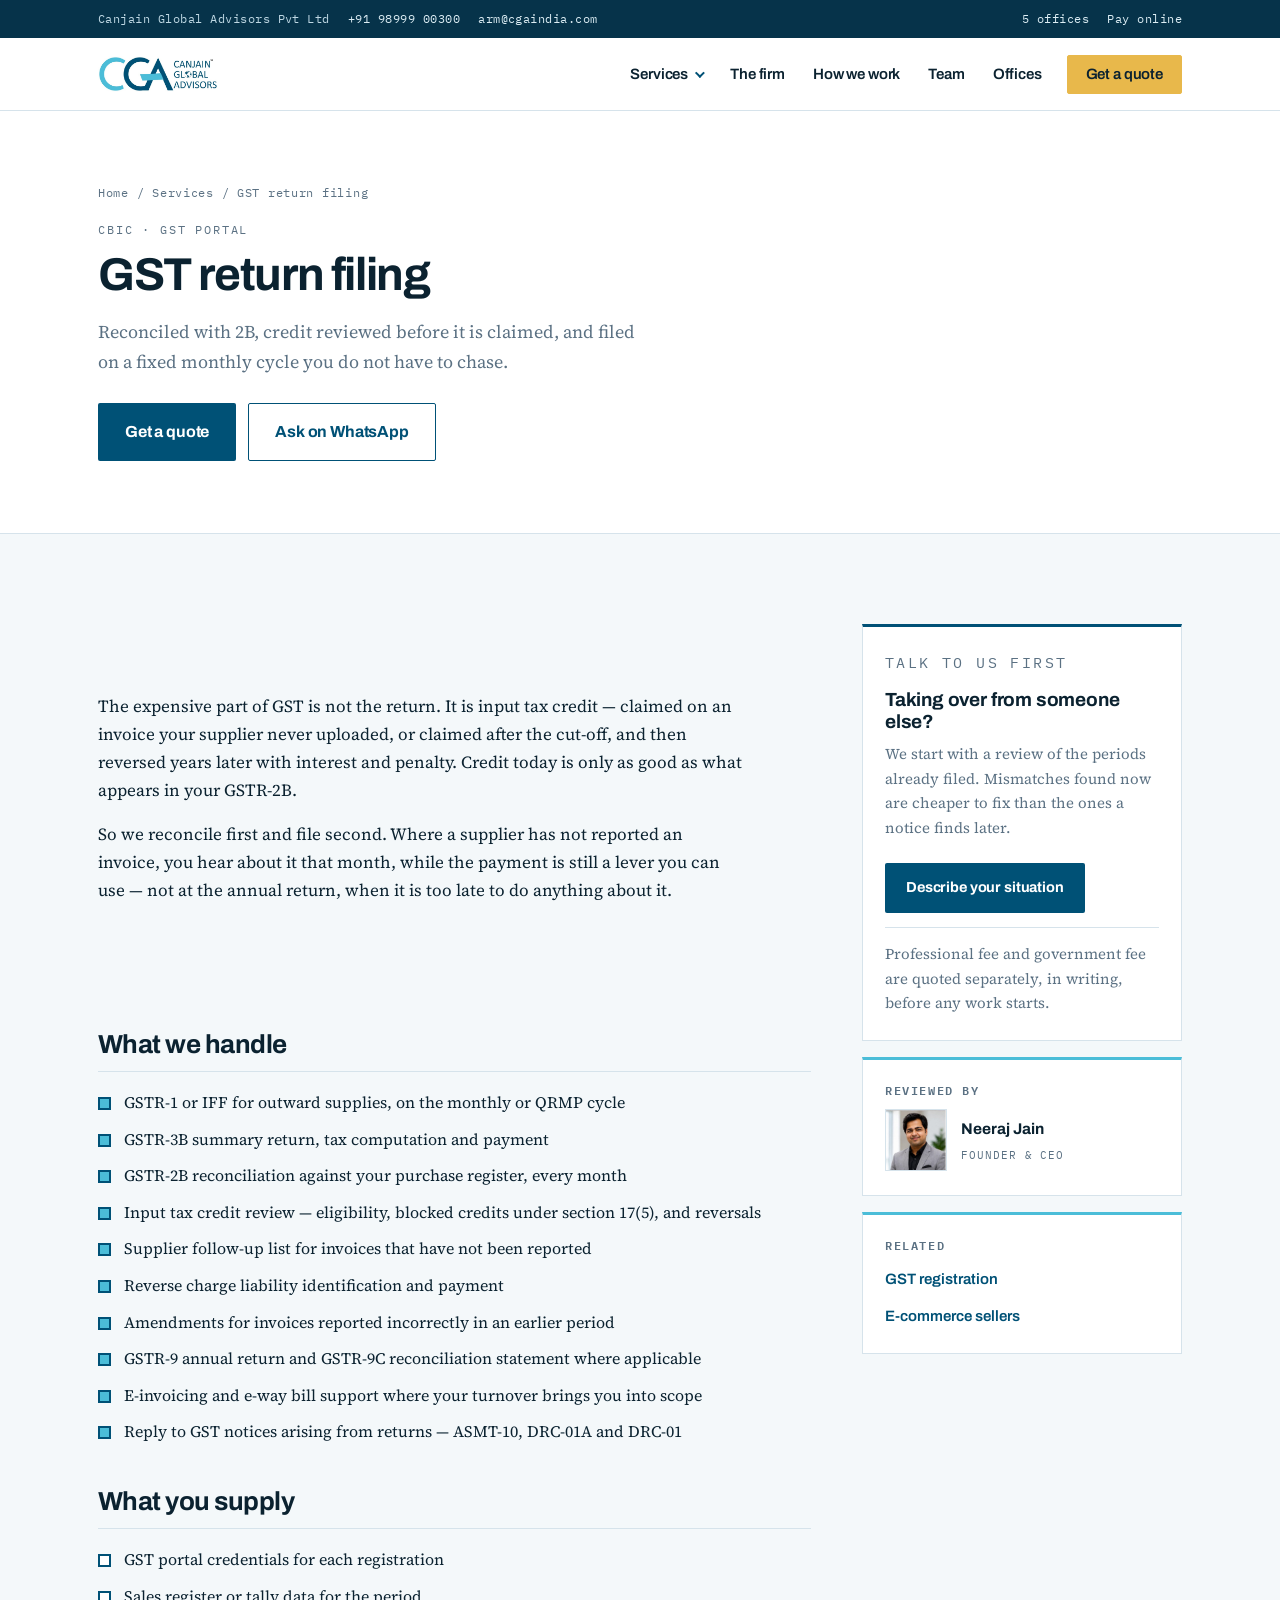
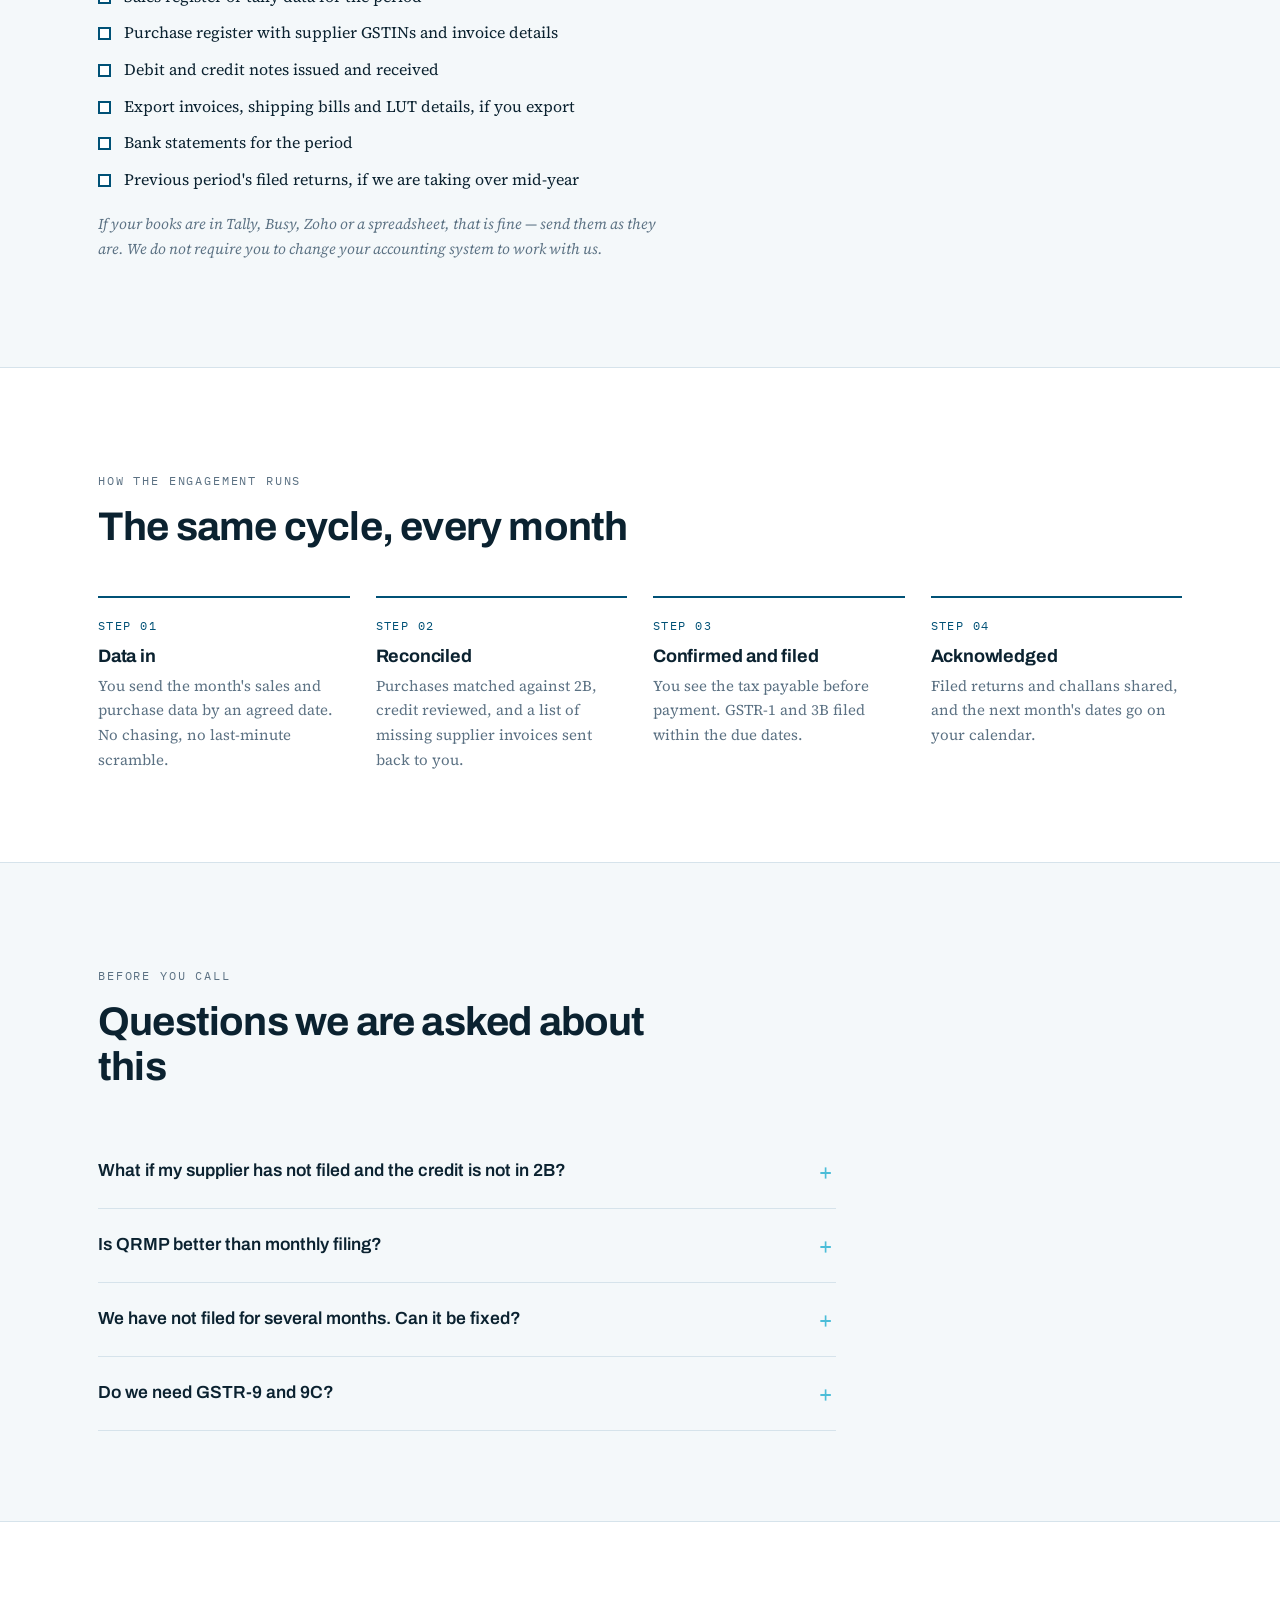
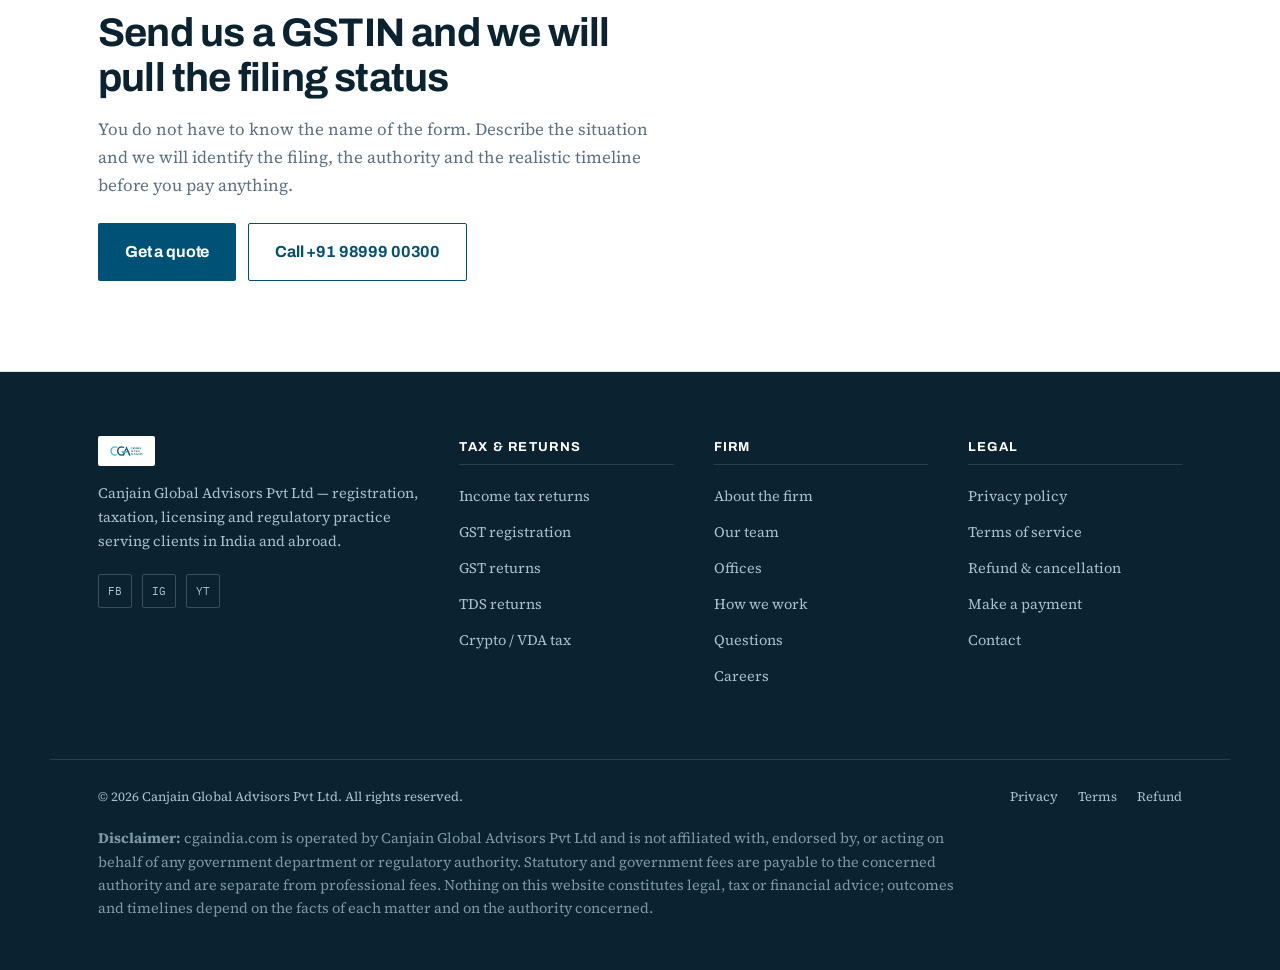
<file: gst-return-filing.html>
<!DOCTYPE html>
<html lang="en">
<head>
<meta charset="utf-8">
<meta name="viewport" content="width=device-width, initial-scale=1">
<title>GST Return Filing — GSTR-1, 3B, 9 &amp; Input Credit Review | CGA India</title>
<meta name="description" content="Monthly and quarterly GST returns with 2B reconciliation, input tax credit review, annual return and reconciliation statement, filed on a fixed cycle.">
<meta name="theme-color" content="#005176">
<meta name="robots" content="index,follow">
<link rel="canonical" href="https://cgaindia.com/gst-return-filing.html">
<meta property="og:title" content="GST Return Filing — GSTR-1, 3B, 9 &amp; Input Credit Review | CGA India">
<meta property="og:description" content="Monthly and quarterly GST returns with 2B reconciliation, input tax credit review, annual return and reconciliation statement, filed on a fixed cycle.">
<meta property="og:type" content="website">
<meta property="og:url" content="https://cgaindia.com/gst-return-filing.html">
<meta property="og:image" content="https://cgaindia.com/assets/cga-logo.jpeg">
<link rel="icon" href="assets/cga-logo.jpeg">
<link rel="preconnect" href="https://fonts.googleapis.com">
<link rel="preconnect" href="https://fonts.gstatic.com" crossorigin>
<link href="https://fonts.googleapis.com/css2?family=Archivo:wght@600;700;800&family=IBM+Plex+Mono:wght@400;600&family=Source+Serif+4:ital,opsz,wght@0,8..60,400;0,8..60,600;1,8..60,400&display=swap" rel="stylesheet">
<link rel="stylesheet" href="assets/styles.css">
</head>
<body>
<a class="skip" href="#main">Skip to content</a>

<div class="utility">
  <div class="wrap">
    <span>Canjain Global Advisors Pvt Ltd</span>
    <a href="tel:+919899900300">+91 98999 00300</a>
    <a href="mailto:arm@cgaindia.com">arm@cgaindia.com</a>
    <span class="spacer"></span>
    <a href="index.html#offices">5 offices</a>
    <a href="https://rzp.io/rzp/ehe2M4d" target="_blank" rel="noopener">Pay online</a>
  </div>
</div>

<header class="masthead">
  <div class="wrap">
    <a class="brand" href="index.html" aria-label="Canjain Global Advisors — home">
      <img src="assets/cga-logo.jpeg" alt="Canjain Global Advisors">
    </a>

    <button class="burger" type="button" data-burger aria-label="Menu" aria-expanded="false" aria-controls="primaryNav">
      <span></span><span></span><span></span>
    </button>

    <nav class="primary" id="primaryNav">
      <div class="drop" data-drop>
        <button class="drop-btn" type="button" data-drop-btn data-drop-href="services.html" aria-expanded="false">Services <span class="caret" aria-hidden="true"></span></button>
        <div class="drop-panel" data-drop-panel>
          <div class="dp-col">
            <p class="dp-head">Tax &amp; returns</p>
            <a href="itr-filing.html">Income tax returns</a>
            <a href="tds-returns.html">TDS computation &amp; returns</a>
            <a href="gst-registration.html">GST registration</a>
            <a href="gst-return-filing.html">GST return filing</a>
          </div>
          <div class="dp-col">
            <p class="dp-head">Specialist</p>
            <a href="crypto-tax.html">Crypto &amp; VDA taxation</a>
            <a href="foreign-income.html">Foreign income &amp; NRI</a>
            <a href="international-tax.html">International taxation</a>
            <a href="ecommerce-sellers.html">E-commerce sellers</a>
          </div>
          <div class="dp-col dp-cta">
            <p class="dp-head">Not listed?</p>
            <p class="dp-note">Registrations, trademark, licences, ROC and environment work are handled too — the full register is on one page.</p>
            <a class="dp-all" href="services.html">See all services →</a>
          </div>
        </div>
      </div>
      <a href="about.html">The firm</a>
      <a href="index.html#process">How we work</a>
      <a href="team.html">Team</a>
      <a href="index.html#offices">Offices</a>
      <a class="btn btn-gold" href="index.html#enquire">Get a quote</a>
    </nav>
  </div>
</header>

<main id="main">
  <div class="page-head">
    <div class="wrap">
      <p class="crumb"><a href="index.html">Home</a> / <a href="services.html">Services</a> / GST return filing</p>
      <p class="eyebrow">CBIC · GST portal</p>
      <h1>GST return filing</h1>
      <p class="lede">Reconciled with 2B, credit reviewed before it is claimed, and filed on a fixed monthly cycle you do not have to chase.</p>
      <div class="hero-actions">
        <a class="btn btn-solid btn-lg" href="index.html#enquire">Get a quote</a>
        <a class="btn btn-line btn-lg" href="https://wa.me/919899900300?text=Hi%20Canjain%2C%20I%20need%20help%20with%20gst%20return%20filing" target="_blank" rel="noopener">Ask on WhatsApp</a>
      </div>
    </div>
  </div>

  <section>
    <div class="wrap svc">
      <div class="svc-main">
        <div class="prose">
          <p>The expensive part of GST is not the return. It is input tax credit — claimed on an invoice your supplier never uploaded, or claimed after the cut-off, and then reversed years later with interest and penalty. Credit today is only as good as what appears in your GSTR-2B.</p><p>So we reconcile first and file second. Where a supplier has not reported an invoice, you hear about it that month, while the payment is still a lever you can use — not at the annual return, when it is too late to do anything about it.</p>
        </div>

        <h2 class="svc-h">What we handle</h2>
        <ul class="checklist">
        <li>GSTR-1 or IFF for outward supplies, on the monthly or QRMP cycle</li>
        <li>GSTR-3B summary return, tax computation and payment</li>
        <li>GSTR-2B reconciliation against your purchase register, every month</li>
        <li>Input tax credit review — eligibility, blocked credits under section 17(5), and reversals</li>
        <li>Supplier follow-up list for invoices that have not been reported</li>
        <li>Reverse charge liability identification and payment</li>
        <li>Amendments for invoices reported incorrectly in an earlier period</li>
        <li>GSTR-9 annual return and GSTR-9C reconciliation statement where applicable</li>
        <li>E-invoicing and e-way bill support where your turnover brings you into scope</li>
        <li>Reply to GST notices arising from returns — ASMT-10, DRC-01A and DRC-01</li>
        </ul>

        <h2 class="svc-h">What you supply</h2>
        <ul class="checklist checklist--docs">
        <li>GST portal credentials for each registration</li>
        <li>Sales register or tally data for the period</li>
        <li>Purchase register with supplier GSTINs and invoice details</li>
        <li>Debit and credit notes issued and received</li>
        <li>Export invoices, shipping bills and LUT details, if you export</li>
        <li>Bank statements for the period</li>
        <li>Previous period's filed returns, if we are taking over mid-year</li>
        </ul>
        <p class="svc-note">If your books are in Tally, Busy, Zoho or a spreadsheet, that is fine — send them as they are. We do not require you to change your accounting system to work with us.</p>
      </div>

      <aside class="svc-aside">
        <div class="svc-card">
          <p class="eyebrow">Talk to us first</p>
          <h3>Taking over from someone else?</h3>
          <p>We start with a review of the periods already filed. Mismatches found now are cheaper to fix than the ones a notice finds later.</p>
          <a class="btn btn-solid" href="index.html#enquire">Describe your situation</a>
          <p class="svc-card__note">Professional fee and government fee are quoted separately, in writing, before any work starts.</p>
        </div>
        <div class="svc-card svc-card--plain">
          <h4>Reviewed by</h4>
          <div class="svc-founder">
            <img src="assets/neeraj-sq.jpg" alt="Neeraj Jain" width="320" height="320" loading="lazy" decoding="async">
            <span>
              <span class="fn">Neeraj Jain</span>
              <span class="fr">Founder &amp; CEO</span>
            </span>
          </div>
        </div>
        <div class="svc-card svc-card--plain">
          <h4>Related</h4>
          <ul>
          <li><a href="gst-registration.html">GST registration</a></li>
          <li><a href="ecommerce-sellers.html">E-commerce sellers</a></li>
          </ul>
        </div>
      </aside>
    </div>
  </section>

  <section class="band">
    <div class="wrap">
      <div class="section-head reveal">
        <p class="eyebrow">How the engagement runs</p>
        <h2>The same cycle, every month</h2>
      </div>
      <div class="stages reveal">
        <div class="stage">
          <p class="no">STEP 01</p>
          <h3>Data in</h3>
          <p>You send the month's sales and purchase data by an agreed date. No chasing, no last-minute scramble.</p>
        </div>
        <div class="stage">
          <p class="no">STEP 02</p>
          <h3>Reconciled</h3>
          <p>Purchases matched against 2B, credit reviewed, and a list of missing supplier invoices sent back to you.</p>
        </div>
        <div class="stage">
          <p class="no">STEP 03</p>
          <h3>Confirmed and filed</h3>
          <p>You see the tax payable before payment. GSTR-1 and 3B filed within the due dates.</p>
        </div>
        <div class="stage">
          <p class="no">STEP 04</p>
          <h3>Acknowledged</h3>
          <p>Filed returns and challans shared, and the next month's dates go on your calendar.</p>
        </div>
      </div>
    </div>
  </section>

  <section>
    <div class="wrap">
      <div class="section-head reveal">
        <p class="eyebrow">Before you call</p>
        <h2>Questions we are asked about this</h2>
      </div>
      <div class="faq reveal">
        <details>
          <summary>What if my supplier has not filed and the credit is not in 2B?</summary>
          <p>Credit that is not reflected in 2B cannot safely be claimed. We flag it the same month and give you the supplier list, because a pending payment is the only real leverage you have. Chasing it a year later almost never works.</p>
        </details>
        <details>
          <summary>Is QRMP better than monthly filing?</summary>
          <p>It depends on your customers as much as on you. QRMP reduces your filing frequency, but your buyers see your invoices later unless you use the IFF, and some corporate buyers do not like that. We look at both sides before recommending a cycle.</p>
        </details>
        <details>
          <summary>We have not filed for several months. Can it be fixed?</summary>
          <p>Yes, and it should be done before the registration is cancelled for non-filing. Late fee and interest apply, and returns generally have to be filed in sequence. Send the GSTIN and we will pull the status and tell you exactly what is pending.</p>
        </details>
        <details>
          <summary>Do we need GSTR-9 and 9C?</summary>
          <p>The annual return applies above a turnover threshold, and the reconciliation statement applies above a higher one. Both are checked against your actual turnover for the year rather than assumed.</p>
        </details>
      </div>
    </div>
  </section>

  <section class="band svc-end">
    <div class="wrap">
      <h2>Send us a GSTIN and we will pull the filing status</h2>
      <p>You do not have to know the name of the form. Describe the situation and we will identify the filing, the authority and the realistic timeline before you pay anything.</p>
      <div class="hero-actions">
        <a class="btn btn-solid btn-lg" href="index.html#enquire">Get a quote</a>
        <a class="btn btn-line btn-lg" href="tel:+919899900300">Call +91 98999 00300</a>
      </div>
    </div>
  </section>

</main>

<footer class="site">
  <div class="wrap top">
    <div>
      <img class="mark" src="assets/cga-logo.jpeg" alt="Canjain Global Advisors">
      <p>Canjain Global Advisors Pvt Ltd — registration, taxation, licensing and regulatory practice serving clients in India and abroad.</p>
      <div class="social">
        <a href="https://www.facebook.com/profile.php?id=100081348033294" target="_blank" rel="noopener" aria-label="Facebook">FB</a>
        <a href="https://www.instagram.com/canjain_" target="_blank" rel="noopener" aria-label="Instagram">IG</a>
        <a href="https://www.youtube.com/@canjain" target="_blank" rel="noopener" aria-label="YouTube">YT</a>
      </div>
    </div>
    <div>
      <h4>Tax &amp; returns</h4>
      <ul>
        <li><a href="itr-filing.html">Income tax returns</a></li>
        <li><a href="gst-registration.html">GST registration</a></li>
        <li><a href="gst-return-filing.html">GST returns</a></li>
        <li><a href="tds-returns.html">TDS returns</a></li>
        <li><a href="crypto-tax.html">Crypto / VDA tax</a></li>
      </ul>
    </div>
    <div>
      <h4>Firm</h4>
      <ul>
        <li><a href="about.html">About the firm</a></li>
        <li><a href="team.html">Our team</a></li>
        <li><a href="index.html#offices">Offices</a></li>
        <li><a href="index.html#process">How we work</a></li>
        <li><a href="index.html#faq">Questions</a></li>
        <li><a href="mailto:admin@cgaindia.com">Careers</a></li>
      </ul>
    </div>
    <div>
      <h4>Legal</h4>
      <ul>
        <li><a href="privacy.html">Privacy policy</a></li>
        <li><a href="terms.html">Terms of service</a></li>
        <li><a href="refund.html">Refund &amp; cancellation</a></li>
        <li><a href="https://rzp.io/rzp/ehe2M4d" target="_blank" rel="noopener">Make a payment</a></li>
        <li><a href="index.html#enquire">Contact</a></li>
      </ul>
    </div>
  </div>
  <div class="wrap legal">
    <div class="row">
      <span>© <span id="yr">2026</span> Canjain Global Advisors Pvt Ltd. All rights reserved.</span>
      <span class="spacer"></span>
      <a href="privacy.html">Privacy</a>
      <a href="terms.html">Terms</a>
      <a href="refund.html">Refund</a>
    </div>
    <p class="disclaimer"><strong>Disclaimer:</strong> cgaindia.com is operated by Canjain Global Advisors Pvt Ltd and is not affiliated with, endorsed by, or acting on behalf of any government department or regulatory authority. Statutory and government fees are payable to the concerned authority and are separate from professional fees. Nothing on this website constitutes legal, tax or financial advice; outcomes and timelines depend on the facts of each matter and on the authority concerned.</p>
  </div>
</footer>

<div class="callbar">
  <a href="tel:+919899900300">Call now</a>
  <a class="wa" href="https://wa.me/919899900300?text=Hi%20Canjain%2C%20I%20need%20help%20with%20" target="_blank" rel="noopener">WhatsApp</a>
</div>

<script src="assets/site.js"></script>
</body>
</html>
</file>
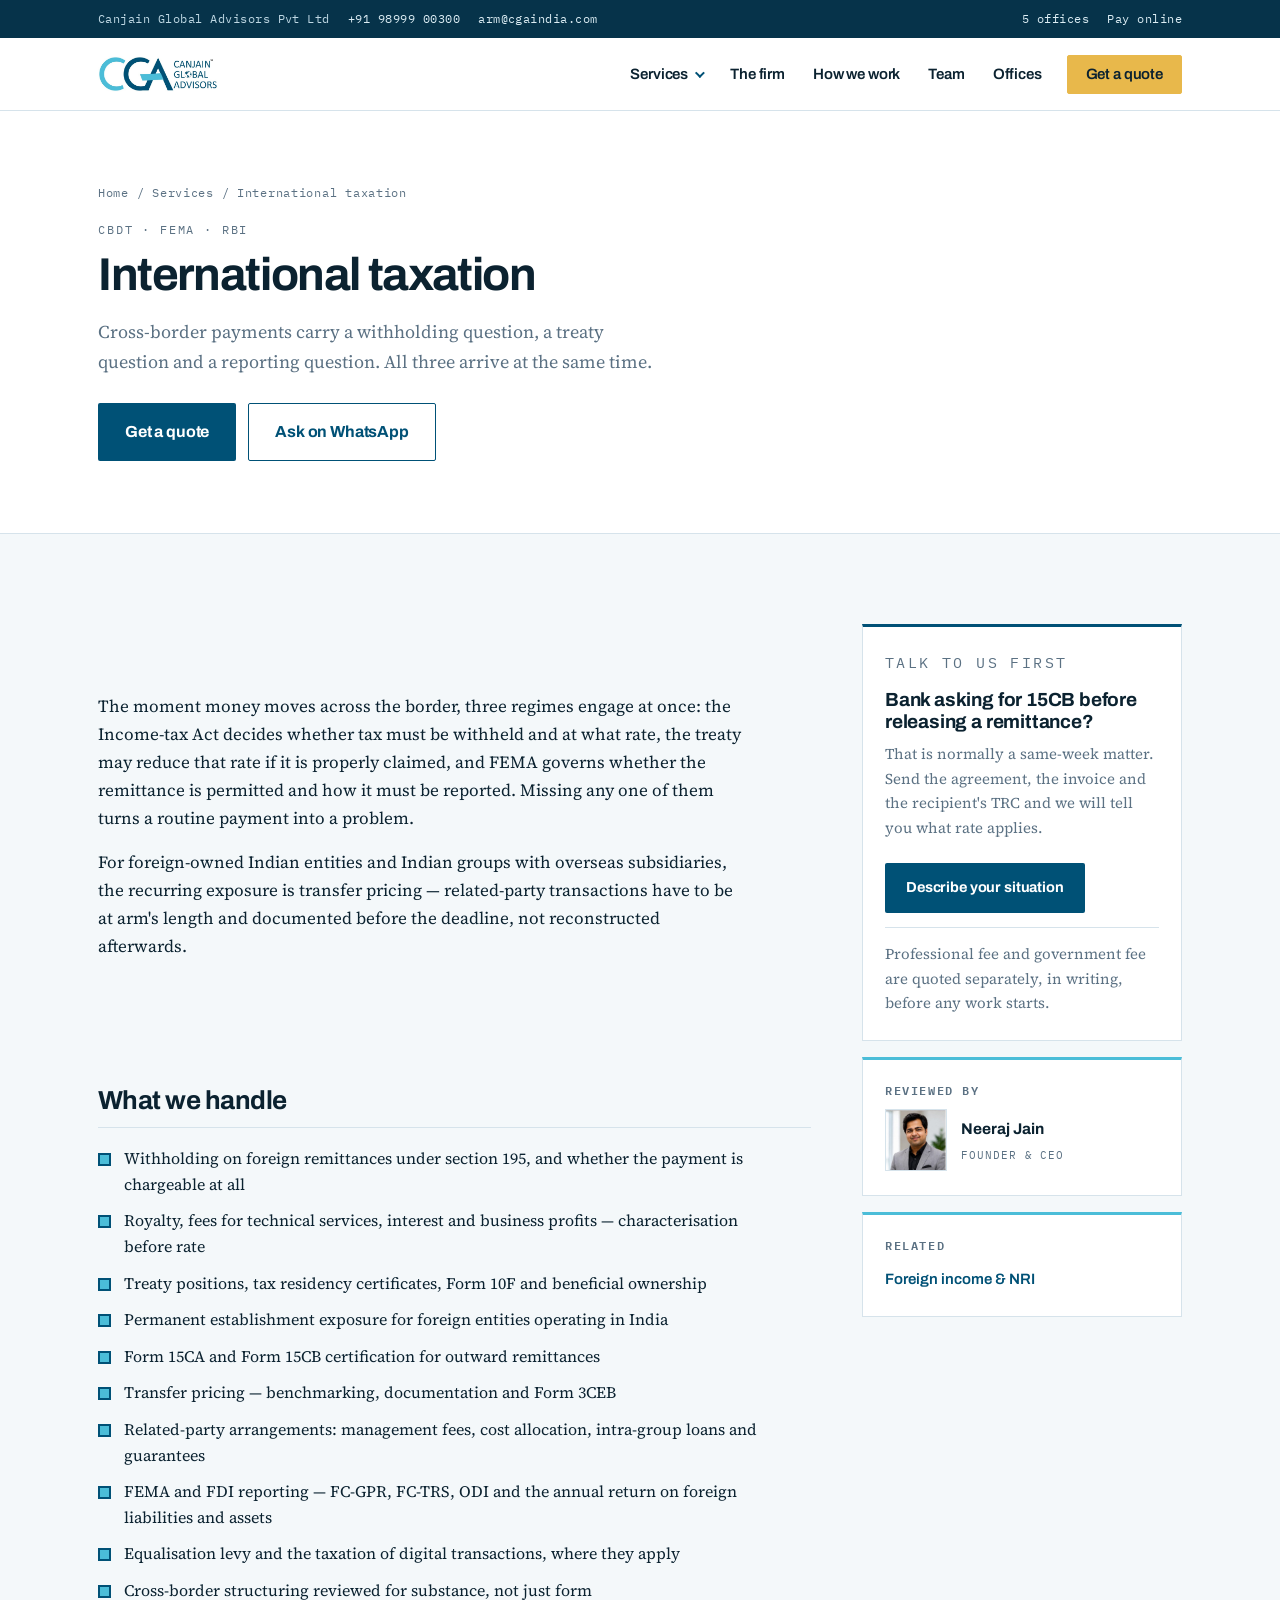
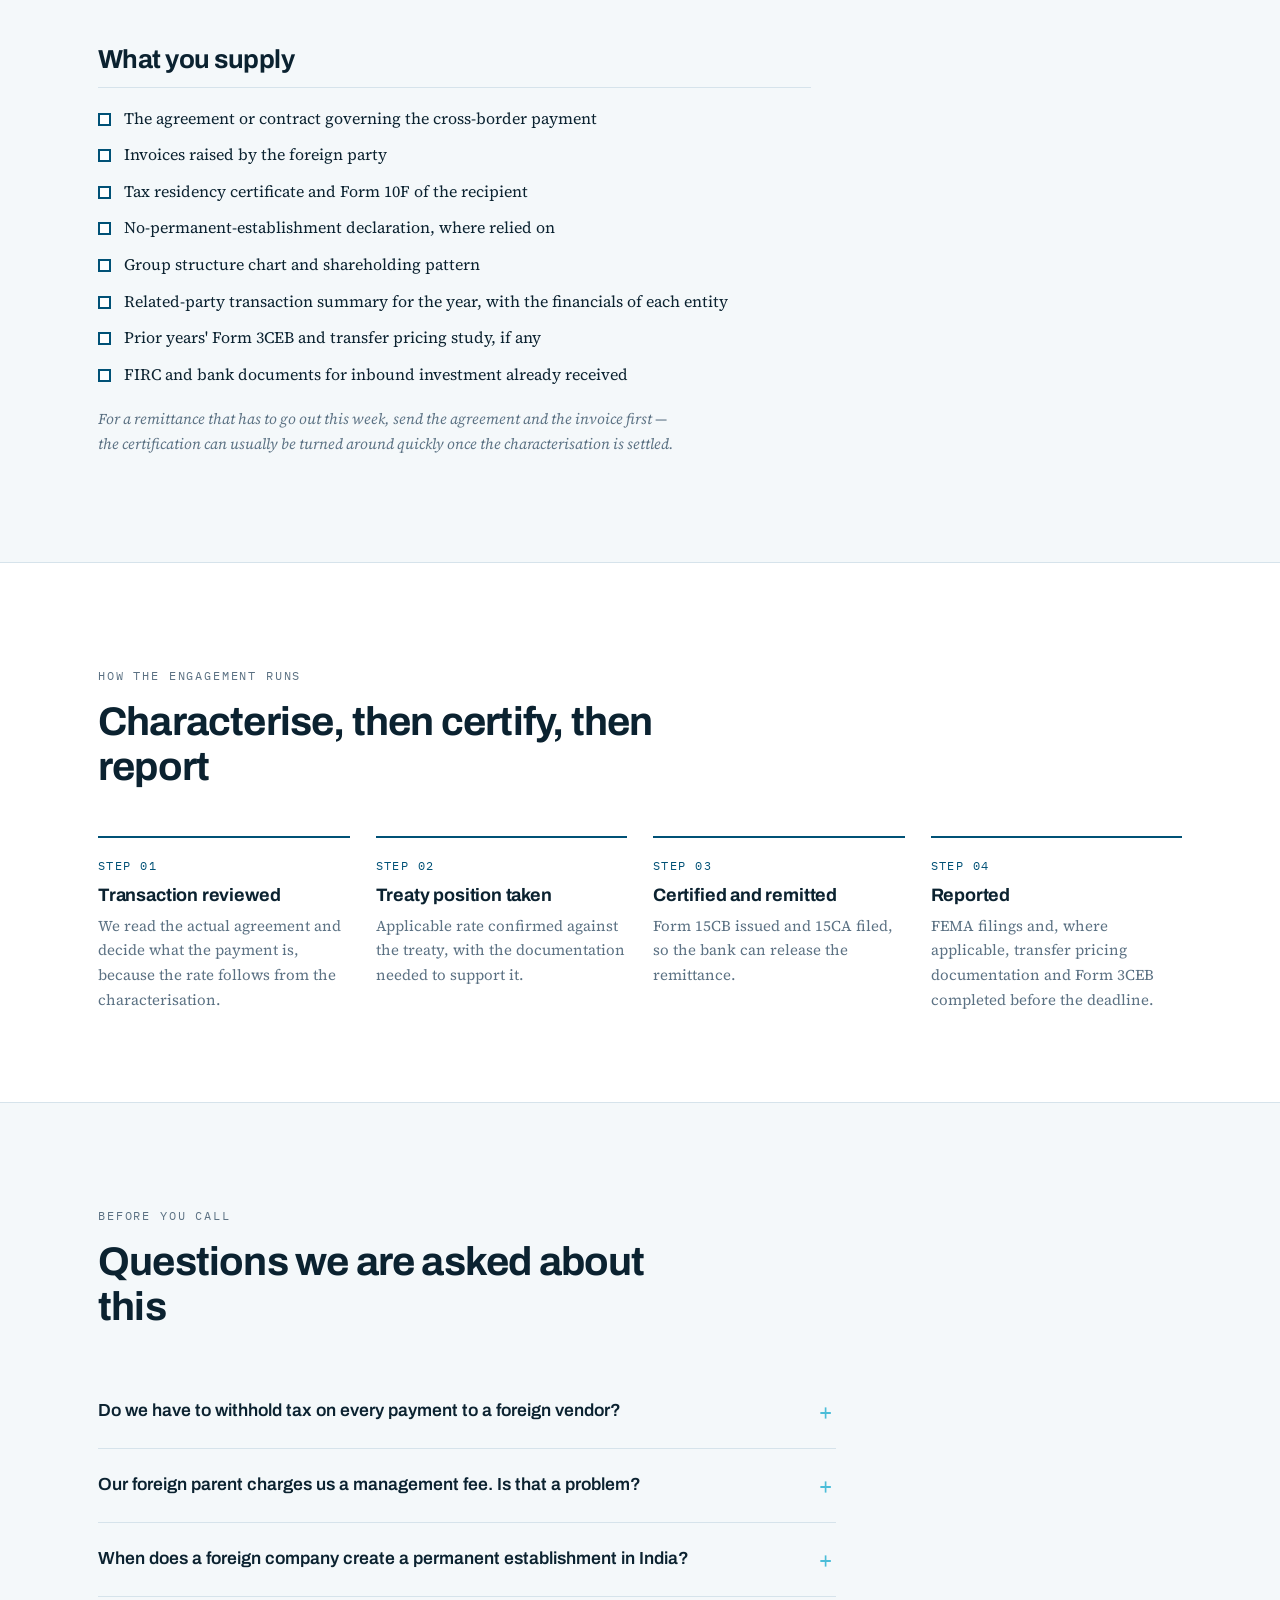
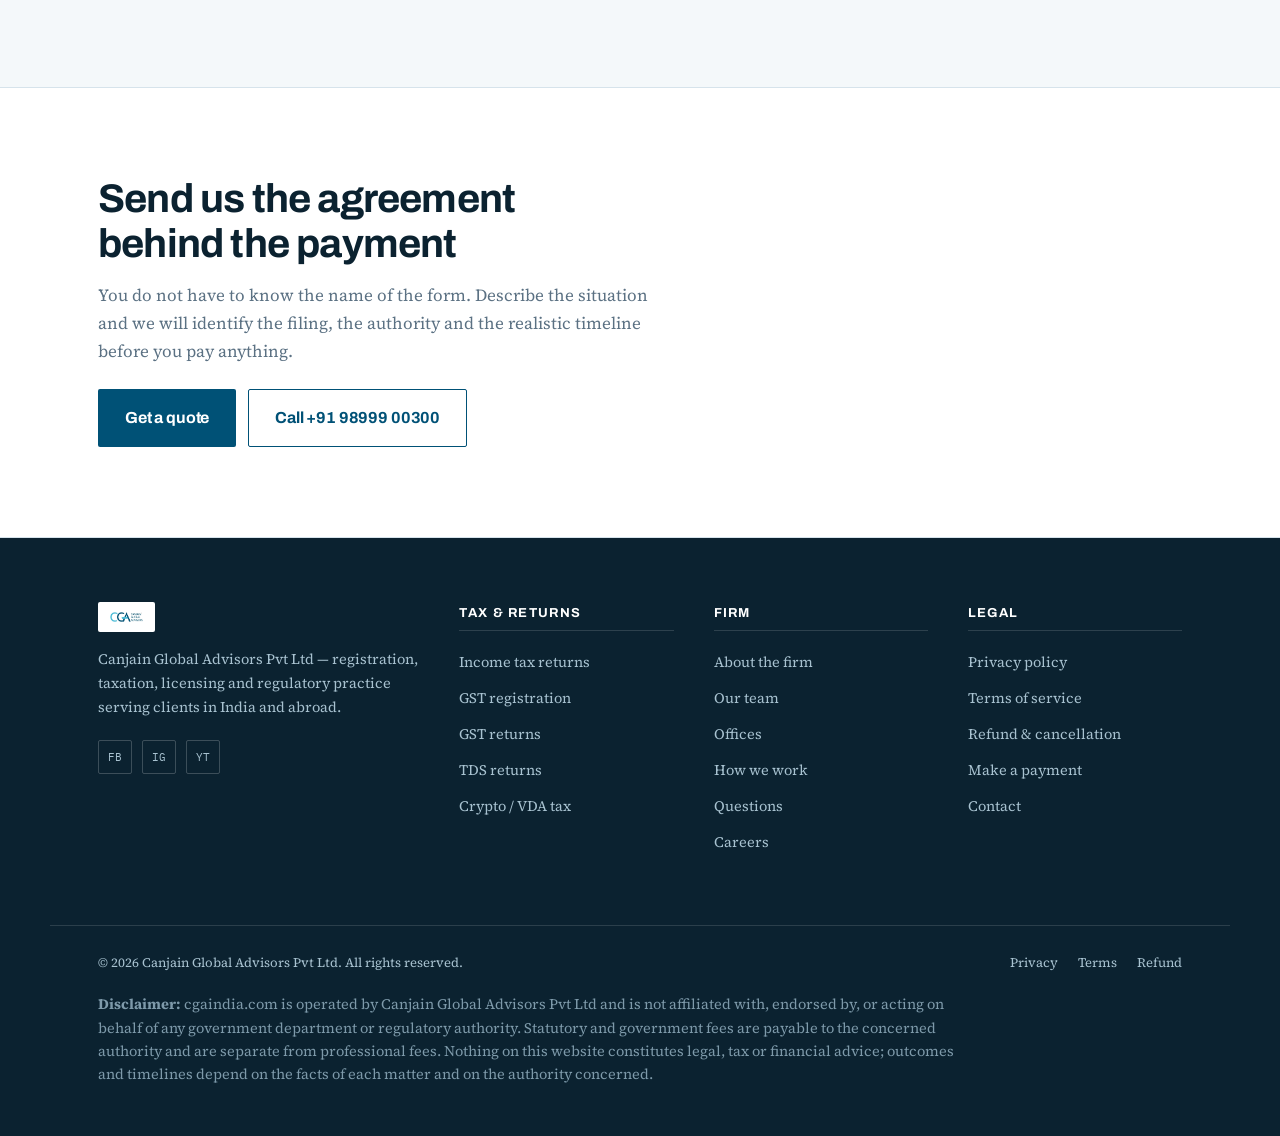
<file: international-tax.html>
<!DOCTYPE html>
<html lang="en">
<head>
<meta charset="utf-8">
<meta name="viewport" content="width=device-width, initial-scale=1">
<title>International Taxation — DTAA, Transfer Pricing &amp; Withholding | CGA India</title>
<meta name="description" content="Cross-border tax advice for Indian businesses and foreign-owned entities: treaty positions, withholding on foreign remittances, transfer pricing documentation and FEMA reporting.">
<meta name="theme-color" content="#005176">
<meta name="robots" content="index,follow">
<link rel="canonical" href="https://cgaindia.com/international-tax.html">
<meta property="og:title" content="International Taxation — DTAA, Transfer Pricing &amp; Withholding | CGA India">
<meta property="og:description" content="Cross-border tax advice for Indian businesses and foreign-owned entities: treaty positions, withholding on foreign remittances, transfer pricing documentation and FEMA reporting.">
<meta property="og:type" content="website">
<meta property="og:url" content="https://cgaindia.com/international-tax.html">
<meta property="og:image" content="https://cgaindia.com/assets/cga-logo.jpeg">
<link rel="icon" href="assets/cga-logo.jpeg">
<link rel="preconnect" href="https://fonts.googleapis.com">
<link rel="preconnect" href="https://fonts.gstatic.com" crossorigin>
<link href="https://fonts.googleapis.com/css2?family=Archivo:wght@600;700;800&family=IBM+Plex+Mono:wght@400;600&family=Source+Serif+4:ital,opsz,wght@0,8..60,400;0,8..60,600;1,8..60,400&display=swap" rel="stylesheet">
<link rel="stylesheet" href="assets/styles.css">
</head>
<body>
<a class="skip" href="#main">Skip to content</a>

<div class="utility">
  <div class="wrap">
    <span>Canjain Global Advisors Pvt Ltd</span>
    <a href="tel:+919899900300">+91 98999 00300</a>
    <a href="mailto:arm@cgaindia.com">arm@cgaindia.com</a>
    <span class="spacer"></span>
    <a href="index.html#offices">5 offices</a>
    <a href="https://rzp.io/rzp/ehe2M4d" target="_blank" rel="noopener">Pay online</a>
  </div>
</div>

<header class="masthead">
  <div class="wrap">
    <a class="brand" href="index.html" aria-label="Canjain Global Advisors — home">
      <img src="assets/cga-logo.jpeg" alt="Canjain Global Advisors">
    </a>

    <button class="burger" type="button" data-burger aria-label="Menu" aria-expanded="false" aria-controls="primaryNav">
      <span></span><span></span><span></span>
    </button>

    <nav class="primary" id="primaryNav">
      <div class="drop" data-drop>
        <button class="drop-btn" type="button" data-drop-btn data-drop-href="services.html" aria-expanded="false">Services <span class="caret" aria-hidden="true"></span></button>
        <div class="drop-panel" data-drop-panel>
          <div class="dp-col">
            <p class="dp-head">Tax &amp; returns</p>
            <a href="itr-filing.html">Income tax returns</a>
            <a href="tds-returns.html">TDS computation &amp; returns</a>
            <a href="gst-registration.html">GST registration</a>
            <a href="gst-return-filing.html">GST return filing</a>
          </div>
          <div class="dp-col">
            <p class="dp-head">Specialist</p>
            <a href="crypto-tax.html">Crypto &amp; VDA taxation</a>
            <a href="foreign-income.html">Foreign income &amp; NRI</a>
            <a href="international-tax.html">International taxation</a>
            <a href="ecommerce-sellers.html">E-commerce sellers</a>
          </div>
          <div class="dp-col dp-cta">
            <p class="dp-head">Not listed?</p>
            <p class="dp-note">Registrations, trademark, licences, ROC and environment work are handled too — the full register is on one page.</p>
            <a class="dp-all" href="services.html">See all services →</a>
          </div>
        </div>
      </div>
      <a href="about.html">The firm</a>
      <a href="index.html#process">How we work</a>
      <a href="team.html">Team</a>
      <a href="index.html#offices">Offices</a>
      <a class="btn btn-gold" href="index.html#enquire">Get a quote</a>
    </nav>
  </div>
</header>

<main id="main">
  <div class="page-head">
    <div class="wrap">
      <p class="crumb"><a href="index.html">Home</a> / <a href="services.html">Services</a> / International taxation</p>
      <p class="eyebrow">CBDT · FEMA · RBI</p>
      <h1>International taxation</h1>
      <p class="lede">Cross-border payments carry a withholding question, a treaty question and a reporting question. All three arrive at the same time.</p>
      <div class="hero-actions">
        <a class="btn btn-solid btn-lg" href="index.html#enquire">Get a quote</a>
        <a class="btn btn-line btn-lg" href="https://wa.me/919899900300?text=Hi%20Canjain%2C%20I%20need%20help%20with%20international%20tax" target="_blank" rel="noopener">Ask on WhatsApp</a>
      </div>
    </div>
  </div>

  <section>
    <div class="wrap svc">
      <div class="svc-main">
        <div class="prose">
          <p>The moment money moves across the border, three regimes engage at once: the Income-tax Act decides whether tax must be withheld and at what rate, the treaty may reduce that rate if it is properly claimed, and FEMA governs whether the remittance is permitted and how it must be reported. Missing any one of them turns a routine payment into a problem.</p><p>For foreign-owned Indian entities and Indian groups with overseas subsidiaries, the recurring exposure is transfer pricing — related-party transactions have to be at arm's length and documented before the deadline, not reconstructed afterwards.</p>
        </div>

        <h2 class="svc-h">What we handle</h2>
        <ul class="checklist">
        <li>Withholding on foreign remittances under section 195, and whether the payment is chargeable at all</li>
        <li>Royalty, fees for technical services, interest and business profits — characterisation before rate</li>
        <li>Treaty positions, tax residency certificates, Form 10F and beneficial ownership</li>
        <li>Permanent establishment exposure for foreign entities operating in India</li>
        <li>Form 15CA and Form 15CB certification for outward remittances</li>
        <li>Transfer pricing — benchmarking, documentation and Form 3CEB</li>
        <li>Related-party arrangements: management fees, cost allocation, intra-group loans and guarantees</li>
        <li>FEMA and FDI reporting — FC-GPR, FC-TRS, ODI and the annual return on foreign liabilities and assets</li>
        <li>Equalisation levy and the taxation of digital transactions, where they apply</li>
        <li>Cross-border structuring reviewed for substance, not just form</li>
        </ul>

        <h2 class="svc-h">What you supply</h2>
        <ul class="checklist checklist--docs">
        <li>The agreement or contract governing the cross-border payment</li>
        <li>Invoices raised by the foreign party</li>
        <li>Tax residency certificate and Form 10F of the recipient</li>
        <li>No-permanent-establishment declaration, where relied on</li>
        <li>Group structure chart and shareholding pattern</li>
        <li>Related-party transaction summary for the year, with the financials of each entity</li>
        <li>Prior years' Form 3CEB and transfer pricing study, if any</li>
        <li>FIRC and bank documents for inbound investment already received</li>
        </ul>
        <p class="svc-note">For a remittance that has to go out this week, send the agreement and the invoice first — the certification can usually be turned around quickly once the characterisation is settled.</p>
      </div>

      <aside class="svc-aside">
        <div class="svc-card">
          <p class="eyebrow">Talk to us first</p>
          <h3>Bank asking for 15CB before releasing a remittance?</h3>
          <p>That is normally a same-week matter. Send the agreement, the invoice and the recipient's TRC and we will tell you what rate applies.</p>
          <a class="btn btn-solid" href="index.html#enquire">Describe your situation</a>
          <p class="svc-card__note">Professional fee and government fee are quoted separately, in writing, before any work starts.</p>
        </div>
        <div class="svc-card svc-card--plain">
          <h4>Reviewed by</h4>
          <div class="svc-founder">
            <img src="assets/neeraj-sq.jpg" alt="Neeraj Jain" width="320" height="320" loading="lazy" decoding="async">
            <span>
              <span class="fn">Neeraj Jain</span>
              <span class="fr">Founder &amp; CEO</span>
            </span>
          </div>
        </div>
        <div class="svc-card svc-card--plain">
          <h4>Related</h4>
          <ul>
          <li><a href="foreign-income.html">Foreign income &amp; NRI</a></li>
          </ul>
        </div>
      </aside>
    </div>
  </section>

  <section class="band">
    <div class="wrap">
      <div class="section-head reveal">
        <p class="eyebrow">How the engagement runs</p>
        <h2>Characterise, then certify, then report</h2>
      </div>
      <div class="stages reveal">
        <div class="stage">
          <p class="no">STEP 01</p>
          <h3>Transaction reviewed</h3>
          <p>We read the actual agreement and decide what the payment is, because the rate follows from the characterisation.</p>
        </div>
        <div class="stage">
          <p class="no">STEP 02</p>
          <h3>Treaty position taken</h3>
          <p>Applicable rate confirmed against the treaty, with the documentation needed to support it.</p>
        </div>
        <div class="stage">
          <p class="no">STEP 03</p>
          <h3>Certified and remitted</h3>
          <p>Form 15CB issued and 15CA filed, so the bank can release the remittance.</p>
        </div>
        <div class="stage">
          <p class="no">STEP 04</p>
          <h3>Reported</h3>
          <p>FEMA filings and, where applicable, transfer pricing documentation and Form 3CEB completed before the deadline.</p>
        </div>
      </div>
    </div>
  </section>

  <section>
    <div class="wrap">
      <div class="section-head reveal">
        <p class="eyebrow">Before you call</p>
        <h2>Questions we are asked about this</h2>
      </div>
      <div class="faq reveal">
        <details>
          <summary>Do we have to withhold tax on every payment to a foreign vendor?</summary>
          <p>No — only where the payment is chargeable to tax in India. That is the first question, and it is answered from the agreement rather than the invoice description. Where it is chargeable, the treaty often reduces the rate below the Act's rate, provided the recipient's documentation is in order.</p>
        </details>
        <details>
          <summary>Our foreign parent charges us a management fee. Is that a problem?</summary>
          <p>Not in itself, but it is a related-party transaction, so it has to be at arm's length, supported by evidence that the services were actually rendered and benefited you, and disclosed in Form 3CEB. Management fees with thin documentation are among the most commonly disputed items.</p>
        </details>
        <details>
          <summary>When does a foreign company create a permanent establishment in India?</summary>
          <p>It depends on the facts — a fixed place of business, a dependent agent concluding contracts, or personnel present beyond the treaty threshold can each create one. It is worth reviewing before the arrangement is set up rather than after the first assessment.</p>
        </details>
      </div>
    </div>
  </section>

  <section class="band svc-end">
    <div class="wrap">
      <h2>Send us the agreement behind the payment</h2>
      <p>You do not have to know the name of the form. Describe the situation and we will identify the filing, the authority and the realistic timeline before you pay anything.</p>
      <div class="hero-actions">
        <a class="btn btn-solid btn-lg" href="index.html#enquire">Get a quote</a>
        <a class="btn btn-line btn-lg" href="tel:+919899900300">Call +91 98999 00300</a>
      </div>
    </div>
  </section>

</main>

<footer class="site">
  <div class="wrap top">
    <div>
      <img class="mark" src="assets/cga-logo.jpeg" alt="Canjain Global Advisors">
      <p>Canjain Global Advisors Pvt Ltd — registration, taxation, licensing and regulatory practice serving clients in India and abroad.</p>
      <div class="social">
        <a href="https://www.facebook.com/profile.php?id=100081348033294" target="_blank" rel="noopener" aria-label="Facebook">FB</a>
        <a href="https://www.instagram.com/canjain_" target="_blank" rel="noopener" aria-label="Instagram">IG</a>
        <a href="https://www.youtube.com/@canjain" target="_blank" rel="noopener" aria-label="YouTube">YT</a>
      </div>
    </div>
    <div>
      <h4>Tax &amp; returns</h4>
      <ul>
        <li><a href="itr-filing.html">Income tax returns</a></li>
        <li><a href="gst-registration.html">GST registration</a></li>
        <li><a href="gst-return-filing.html">GST returns</a></li>
        <li><a href="tds-returns.html">TDS returns</a></li>
        <li><a href="crypto-tax.html">Crypto / VDA tax</a></li>
      </ul>
    </div>
    <div>
      <h4>Firm</h4>
      <ul>
        <li><a href="about.html">About the firm</a></li>
        <li><a href="team.html">Our team</a></li>
        <li><a href="index.html#offices">Offices</a></li>
        <li><a href="index.html#process">How we work</a></li>
        <li><a href="index.html#faq">Questions</a></li>
        <li><a href="mailto:admin@cgaindia.com">Careers</a></li>
      </ul>
    </div>
    <div>
      <h4>Legal</h4>
      <ul>
        <li><a href="privacy.html">Privacy policy</a></li>
        <li><a href="terms.html">Terms of service</a></li>
        <li><a href="refund.html">Refund &amp; cancellation</a></li>
        <li><a href="https://rzp.io/rzp/ehe2M4d" target="_blank" rel="noopener">Make a payment</a></li>
        <li><a href="index.html#enquire">Contact</a></li>
      </ul>
    </div>
  </div>
  <div class="wrap legal">
    <div class="row">
      <span>© <span id="yr">2026</span> Canjain Global Advisors Pvt Ltd. All rights reserved.</span>
      <span class="spacer"></span>
      <a href="privacy.html">Privacy</a>
      <a href="terms.html">Terms</a>
      <a href="refund.html">Refund</a>
    </div>
    <p class="disclaimer"><strong>Disclaimer:</strong> cgaindia.com is operated by Canjain Global Advisors Pvt Ltd and is not affiliated with, endorsed by, or acting on behalf of any government department or regulatory authority. Statutory and government fees are payable to the concerned authority and are separate from professional fees. Nothing on this website constitutes legal, tax or financial advice; outcomes and timelines depend on the facts of each matter and on the authority concerned.</p>
  </div>
</footer>

<div class="callbar">
  <a href="tel:+919899900300">Call now</a>
  <a class="wa" href="https://wa.me/919899900300?text=Hi%20Canjain%2C%20I%20need%20help%20with%20" target="_blank" rel="noopener">WhatsApp</a>
</div>

<script src="assets/site.js"></script>
</body>
</html>
</file>
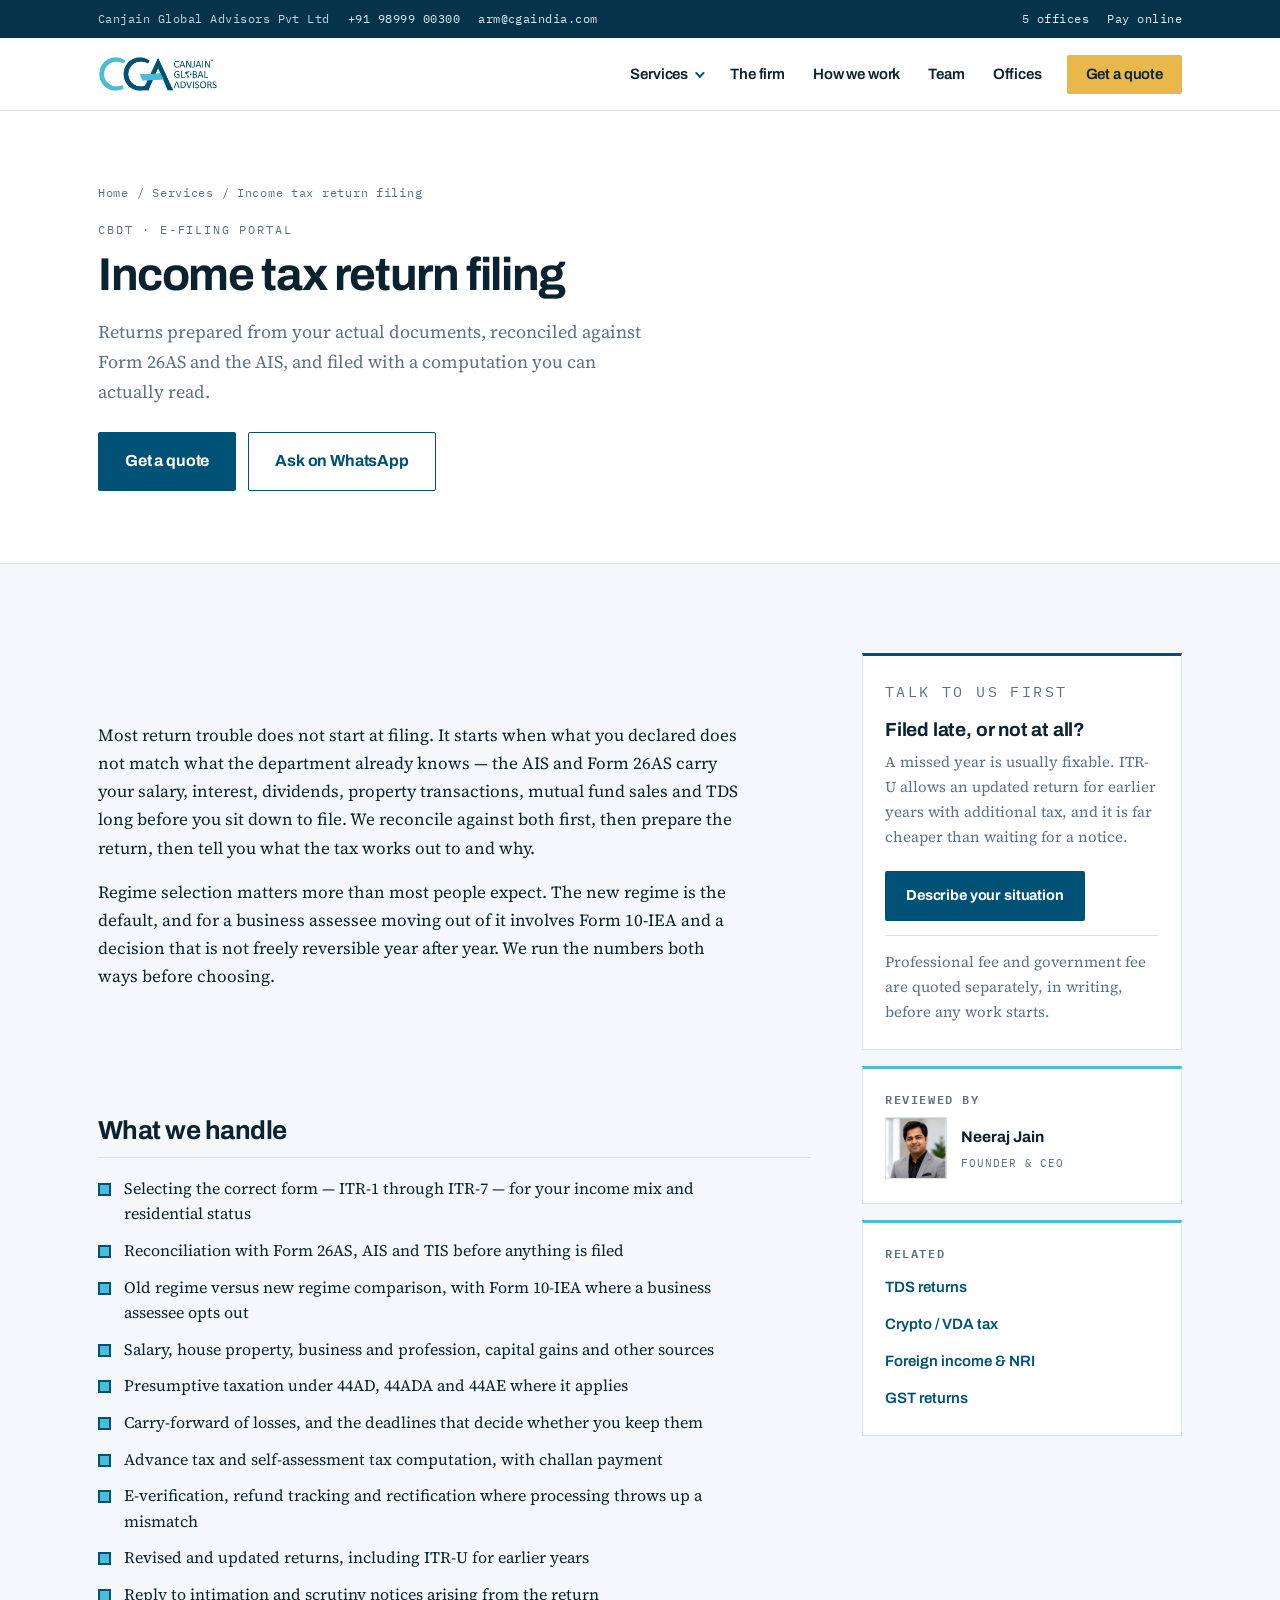
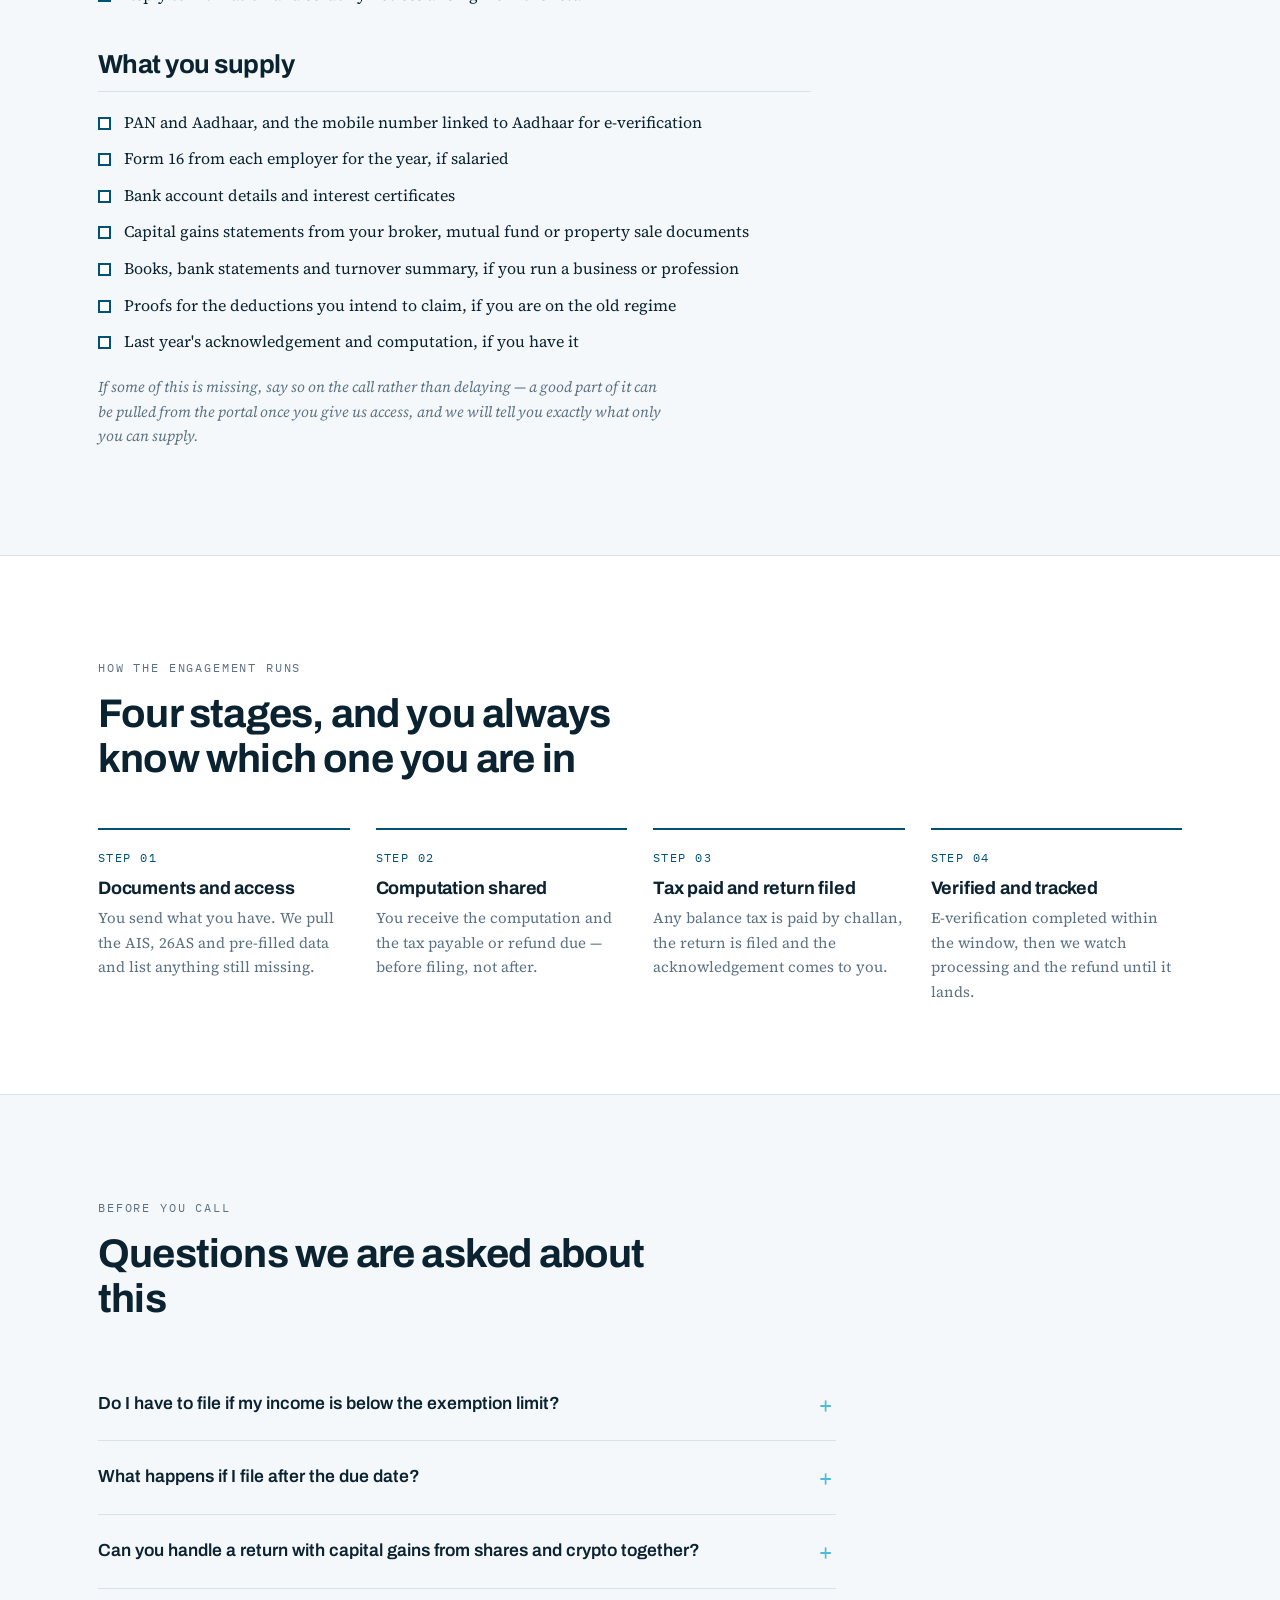
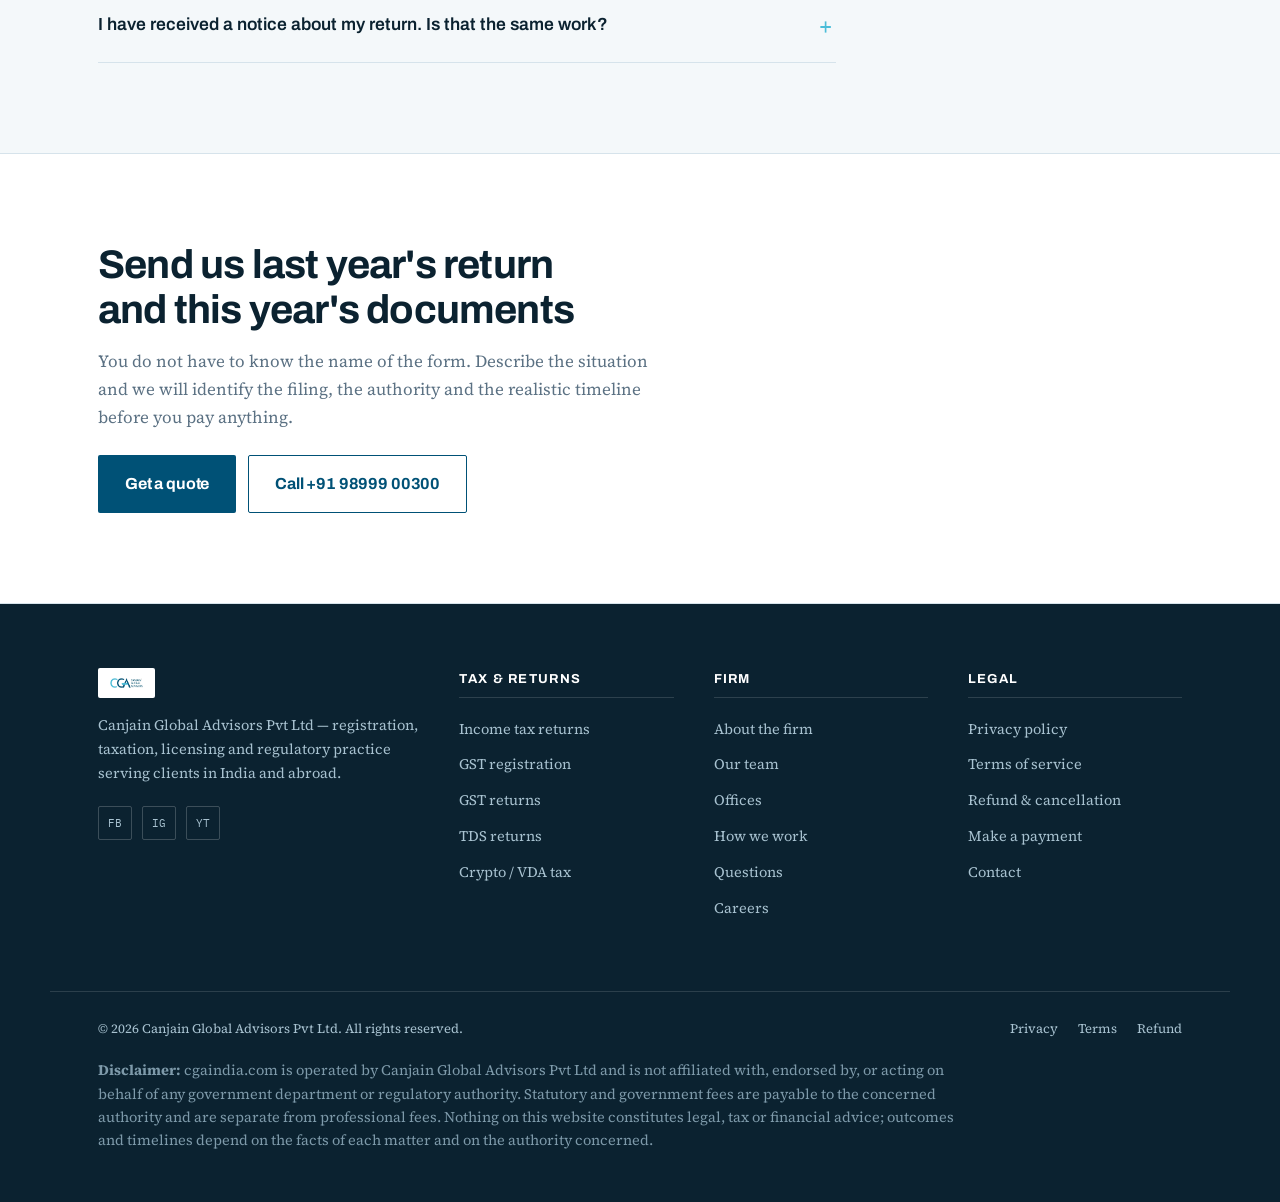
<file: itr-filing.html>
<!DOCTYPE html>
<html lang="en">
<head>
<meta charset="utf-8">
<meta name="viewport" content="width=device-width, initial-scale=1">
<title>Income Tax Return Filing — Individuals, Firms &amp; Companies | CGA India</title>
<meta name="description" content="ITR preparation and filing for salaried individuals, businesses, firms and companies, including capital gains, house property and NRI returns, with computation you can read.">
<meta name="theme-color" content="#005176">
<meta name="robots" content="index,follow">
<link rel="canonical" href="https://cgaindia.com/itr-filing.html">
<meta property="og:title" content="Income Tax Return Filing — Individuals, Firms &amp; Companies | CGA India">
<meta property="og:description" content="ITR preparation and filing for salaried individuals, businesses, firms and companies, including capital gains, house property and NRI returns, with computation you can read.">
<meta property="og:type" content="website">
<meta property="og:url" content="https://cgaindia.com/itr-filing.html">
<meta property="og:image" content="https://cgaindia.com/assets/cga-logo.jpeg">
<link rel="icon" href="assets/cga-logo.jpeg">
<link rel="preconnect" href="https://fonts.googleapis.com">
<link rel="preconnect" href="https://fonts.gstatic.com" crossorigin>
<link href="https://fonts.googleapis.com/css2?family=Archivo:wght@600;700;800&family=IBM+Plex+Mono:wght@400;600&family=Source+Serif+4:ital,opsz,wght@0,8..60,400;0,8..60,600;1,8..60,400&display=swap" rel="stylesheet">
<link rel="stylesheet" href="assets/styles.css">
</head>
<body>
<a class="skip" href="#main">Skip to content</a>

<div class="utility">
  <div class="wrap">
    <span>Canjain Global Advisors Pvt Ltd</span>
    <a href="tel:+919899900300">+91 98999 00300</a>
    <a href="mailto:arm@cgaindia.com">arm@cgaindia.com</a>
    <span class="spacer"></span>
    <a href="index.html#offices">5 offices</a>
    <a href="https://rzp.io/rzp/ehe2M4d" target="_blank" rel="noopener">Pay online</a>
  </div>
</div>

<header class="masthead">
  <div class="wrap">
    <a class="brand" href="index.html" aria-label="Canjain Global Advisors — home">
      <img src="assets/cga-logo.jpeg" alt="Canjain Global Advisors">
    </a>

    <button class="burger" type="button" data-burger aria-label="Menu" aria-expanded="false" aria-controls="primaryNav">
      <span></span><span></span><span></span>
    </button>

    <nav class="primary" id="primaryNav">
      <div class="drop" data-drop>
        <button class="drop-btn" type="button" data-drop-btn data-drop-href="services.html" aria-expanded="false">Services <span class="caret" aria-hidden="true"></span></button>
        <div class="drop-panel" data-drop-panel>
          <div class="dp-col">
            <p class="dp-head">Tax &amp; returns</p>
            <a href="itr-filing.html">Income tax returns</a>
            <a href="tds-returns.html">TDS computation &amp; returns</a>
            <a href="gst-registration.html">GST registration</a>
            <a href="gst-return-filing.html">GST return filing</a>
          </div>
          <div class="dp-col">
            <p class="dp-head">Specialist</p>
            <a href="crypto-tax.html">Crypto &amp; VDA taxation</a>
            <a href="foreign-income.html">Foreign income &amp; NRI</a>
            <a href="international-tax.html">International taxation</a>
            <a href="ecommerce-sellers.html">E-commerce sellers</a>
          </div>
          <div class="dp-col dp-cta">
            <p class="dp-head">Not listed?</p>
            <p class="dp-note">Registrations, trademark, licences, ROC and environment work are handled too — the full register is on one page.</p>
            <a class="dp-all" href="services.html">See all services →</a>
          </div>
        </div>
      </div>
      <a href="about.html">The firm</a>
      <a href="index.html#process">How we work</a>
      <a href="team.html">Team</a>
      <a href="index.html#offices">Offices</a>
      <a class="btn btn-gold" href="index.html#enquire">Get a quote</a>
    </nav>
  </div>
</header>

<main id="main">
  <div class="page-head">
    <div class="wrap">
      <p class="crumb"><a href="index.html">Home</a> / <a href="services.html">Services</a> / Income tax return filing</p>
      <p class="eyebrow">CBDT · e-filing portal</p>
      <h1>Income tax return filing</h1>
      <p class="lede">Returns prepared from your actual documents, reconciled against Form 26AS and the AIS, and filed with a computation you can actually read.</p>
      <div class="hero-actions">
        <a class="btn btn-solid btn-lg" href="index.html#enquire">Get a quote</a>
        <a class="btn btn-line btn-lg" href="https://wa.me/919899900300?text=Hi%20Canjain%2C%20I%20need%20help%20with%20itr%20filing" target="_blank" rel="noopener">Ask on WhatsApp</a>
      </div>
    </div>
  </div>

  <section>
    <div class="wrap svc">
      <div class="svc-main">
        <div class="prose">
          <p>Most return trouble does not start at filing. It starts when what you declared does not match what the department already knows — the AIS and Form 26AS carry your salary, interest, dividends, property transactions, mutual fund sales and TDS long before you sit down to file. We reconcile against both first, then prepare the return, then tell you what the tax works out to and why.</p><p>Regime selection matters more than most people expect. The new regime is the default, and for a business assessee moving out of it involves Form 10-IEA and a decision that is not freely reversible year after year. We run the numbers both ways before choosing.</p>
        </div>

        <h2 class="svc-h">What we handle</h2>
        <ul class="checklist">
        <li>Selecting the correct form — ITR-1 through ITR-7 — for your income mix and residential status</li>
        <li>Reconciliation with Form 26AS, AIS and TIS before anything is filed</li>
        <li>Old regime versus new regime comparison, with Form 10-IEA where a business assessee opts out</li>
        <li>Salary, house property, business and profession, capital gains and other sources</li>
        <li>Presumptive taxation under 44AD, 44ADA and 44AE where it applies</li>
        <li>Carry-forward of losses, and the deadlines that decide whether you keep them</li>
        <li>Advance tax and self-assessment tax computation, with challan payment</li>
        <li>E-verification, refund tracking and rectification where processing throws up a mismatch</li>
        <li>Revised and updated returns, including ITR-U for earlier years</li>
        <li>Reply to intimation and scrutiny notices arising from the return</li>
        </ul>

        <h2 class="svc-h">What you supply</h2>
        <ul class="checklist checklist--docs">
        <li>PAN and Aadhaar, and the mobile number linked to Aadhaar for e-verification</li>
        <li>Form 16 from each employer for the year, if salaried</li>
        <li>Bank account details and interest certificates</li>
        <li>Capital gains statements from your broker, mutual fund or property sale documents</li>
        <li>Books, bank statements and turnover summary, if you run a business or profession</li>
        <li>Proofs for the deductions you intend to claim, if you are on the old regime</li>
        <li>Last year's acknowledgement and computation, if you have it</li>
        </ul>
        <p class="svc-note">If some of this is missing, say so on the call rather than delaying — a good part of it can be pulled from the portal once you give us access, and we will tell you exactly what only you can supply.</p>
      </div>

      <aside class="svc-aside">
        <div class="svc-card">
          <p class="eyebrow">Talk to us first</p>
          <h3>Filed late, or not at all?</h3>
          <p>A missed year is usually fixable. ITR-U allows an updated return for earlier years with additional tax, and it is far cheaper than waiting for a notice.</p>
          <a class="btn btn-solid" href="index.html#enquire">Describe your situation</a>
          <p class="svc-card__note">Professional fee and government fee are quoted separately, in writing, before any work starts.</p>
        </div>
        <div class="svc-card svc-card--plain">
          <h4>Reviewed by</h4>
          <div class="svc-founder">
            <img src="assets/neeraj-sq.jpg" alt="Neeraj Jain" width="320" height="320" loading="lazy" decoding="async">
            <span>
              <span class="fn">Neeraj Jain</span>
              <span class="fr">Founder &amp; CEO</span>
            </span>
          </div>
        </div>
        <div class="svc-card svc-card--plain">
          <h4>Related</h4>
          <ul>
          <li><a href="tds-returns.html">TDS returns</a></li>
          <li><a href="crypto-tax.html">Crypto / VDA tax</a></li>
          <li><a href="foreign-income.html">Foreign income &amp; NRI</a></li>
          <li><a href="gst-return-filing.html">GST returns</a></li>
          </ul>
        </div>
      </aside>
    </div>
  </section>

  <section class="band">
    <div class="wrap">
      <div class="section-head reveal">
        <p class="eyebrow">How the engagement runs</p>
        <h2>Four stages, and you always know which one you are in</h2>
      </div>
      <div class="stages reveal">
        <div class="stage">
          <p class="no">STEP 01</p>
          <h3>Documents and access</h3>
          <p>You send what you have. We pull the AIS, 26AS and pre-filled data and list anything still missing.</p>
        </div>
        <div class="stage">
          <p class="no">STEP 02</p>
          <h3>Computation shared</h3>
          <p>You receive the computation and the tax payable or refund due — before filing, not after.</p>
        </div>
        <div class="stage">
          <p class="no">STEP 03</p>
          <h3>Tax paid and return filed</h3>
          <p>Any balance tax is paid by challan, the return is filed and the acknowledgement comes to you.</p>
        </div>
        <div class="stage">
          <p class="no">STEP 04</p>
          <h3>Verified and tracked</h3>
          <p>E-verification completed within the window, then we watch processing and the refund until it lands.</p>
        </div>
      </div>
    </div>
  </section>

  <section>
    <div class="wrap">
      <div class="section-head reveal">
        <p class="eyebrow">Before you call</p>
        <h2>Questions we are asked about this</h2>
      </div>
      <div class="faq reveal">
        <details>
          <summary>Do I have to file if my income is below the exemption limit?</summary>
          <p>Not always — but filing is compulsory in several situations regardless of income, including where large deposits, high electricity spend or foreign travel expenditure cross the thresholds, and where you hold foreign assets. It is also the simplest way to claim a refund of TDS already deducted.</p>
        </details>
        <details>
          <summary>What happens if I file after the due date?</summary>
          <p>A late fee under section 234F applies, interest runs on unpaid tax, and certain losses can no longer be carried forward. The return can still be filed as a belated return within the allowed window, and beyond that an updated return may be possible.</p>
        </details>
        <details>
          <summary>Can you handle a return with capital gains from shares and crypto together?</summary>
          <p>Yes. Listed equity, mutual funds and property follow the normal capital gains rules; virtual digital assets are taxed separately under their own regime with no set-off of losses. They sit in the same return but are computed differently.</p>
        </details>
        <details>
          <summary>I have received a notice about my return. Is that the same work?</summary>
          <p>No, that is a separate engagement and it is time-bound. Send the notice across before the reply window closes and we will tell you how serious it is and quote for the reply.</p>
        </details>
      </div>
    </div>
  </section>

  <section class="band svc-end">
    <div class="wrap">
      <h2>Send us last year's return and this year's documents</h2>
      <p>You do not have to know the name of the form. Describe the situation and we will identify the filing, the authority and the realistic timeline before you pay anything.</p>
      <div class="hero-actions">
        <a class="btn btn-solid btn-lg" href="index.html#enquire">Get a quote</a>
        <a class="btn btn-line btn-lg" href="tel:+919899900300">Call +91 98999 00300</a>
      </div>
    </div>
  </section>

</main>

<footer class="site">
  <div class="wrap top">
    <div>
      <img class="mark" src="assets/cga-logo.jpeg" alt="Canjain Global Advisors">
      <p>Canjain Global Advisors Pvt Ltd — registration, taxation, licensing and regulatory practice serving clients in India and abroad.</p>
      <div class="social">
        <a href="https://www.facebook.com/profile.php?id=100081348033294" target="_blank" rel="noopener" aria-label="Facebook">FB</a>
        <a href="https://www.instagram.com/canjain_" target="_blank" rel="noopener" aria-label="Instagram">IG</a>
        <a href="https://www.youtube.com/@canjain" target="_blank" rel="noopener" aria-label="YouTube">YT</a>
      </div>
    </div>
    <div>
      <h4>Tax &amp; returns</h4>
      <ul>
        <li><a href="itr-filing.html">Income tax returns</a></li>
        <li><a href="gst-registration.html">GST registration</a></li>
        <li><a href="gst-return-filing.html">GST returns</a></li>
        <li><a href="tds-returns.html">TDS returns</a></li>
        <li><a href="crypto-tax.html">Crypto / VDA tax</a></li>
      </ul>
    </div>
    <div>
      <h4>Firm</h4>
      <ul>
        <li><a href="about.html">About the firm</a></li>
        <li><a href="team.html">Our team</a></li>
        <li><a href="index.html#offices">Offices</a></li>
        <li><a href="index.html#process">How we work</a></li>
        <li><a href="index.html#faq">Questions</a></li>
        <li><a href="mailto:admin@cgaindia.com">Careers</a></li>
      </ul>
    </div>
    <div>
      <h4>Legal</h4>
      <ul>
        <li><a href="privacy.html">Privacy policy</a></li>
        <li><a href="terms.html">Terms of service</a></li>
        <li><a href="refund.html">Refund &amp; cancellation</a></li>
        <li><a href="https://rzp.io/rzp/ehe2M4d" target="_blank" rel="noopener">Make a payment</a></li>
        <li><a href="index.html#enquire">Contact</a></li>
      </ul>
    </div>
  </div>
  <div class="wrap legal">
    <div class="row">
      <span>© <span id="yr">2026</span> Canjain Global Advisors Pvt Ltd. All rights reserved.</span>
      <span class="spacer"></span>
      <a href="privacy.html">Privacy</a>
      <a href="terms.html">Terms</a>
      <a href="refund.html">Refund</a>
    </div>
    <p class="disclaimer"><strong>Disclaimer:</strong> cgaindia.com is operated by Canjain Global Advisors Pvt Ltd and is not affiliated with, endorsed by, or acting on behalf of any government department or regulatory authority. Statutory and government fees are payable to the concerned authority and are separate from professional fees. Nothing on this website constitutes legal, tax or financial advice; outcomes and timelines depend on the facts of each matter and on the authority concerned.</p>
  </div>
</footer>

<div class="callbar">
  <a href="tel:+919899900300">Call now</a>
  <a class="wa" href="https://wa.me/919899900300?text=Hi%20Canjain%2C%20I%20need%20help%20with%20" target="_blank" rel="noopener">WhatsApp</a>
</div>

<script src="assets/site.js"></script>
</body>
</html>
</file>
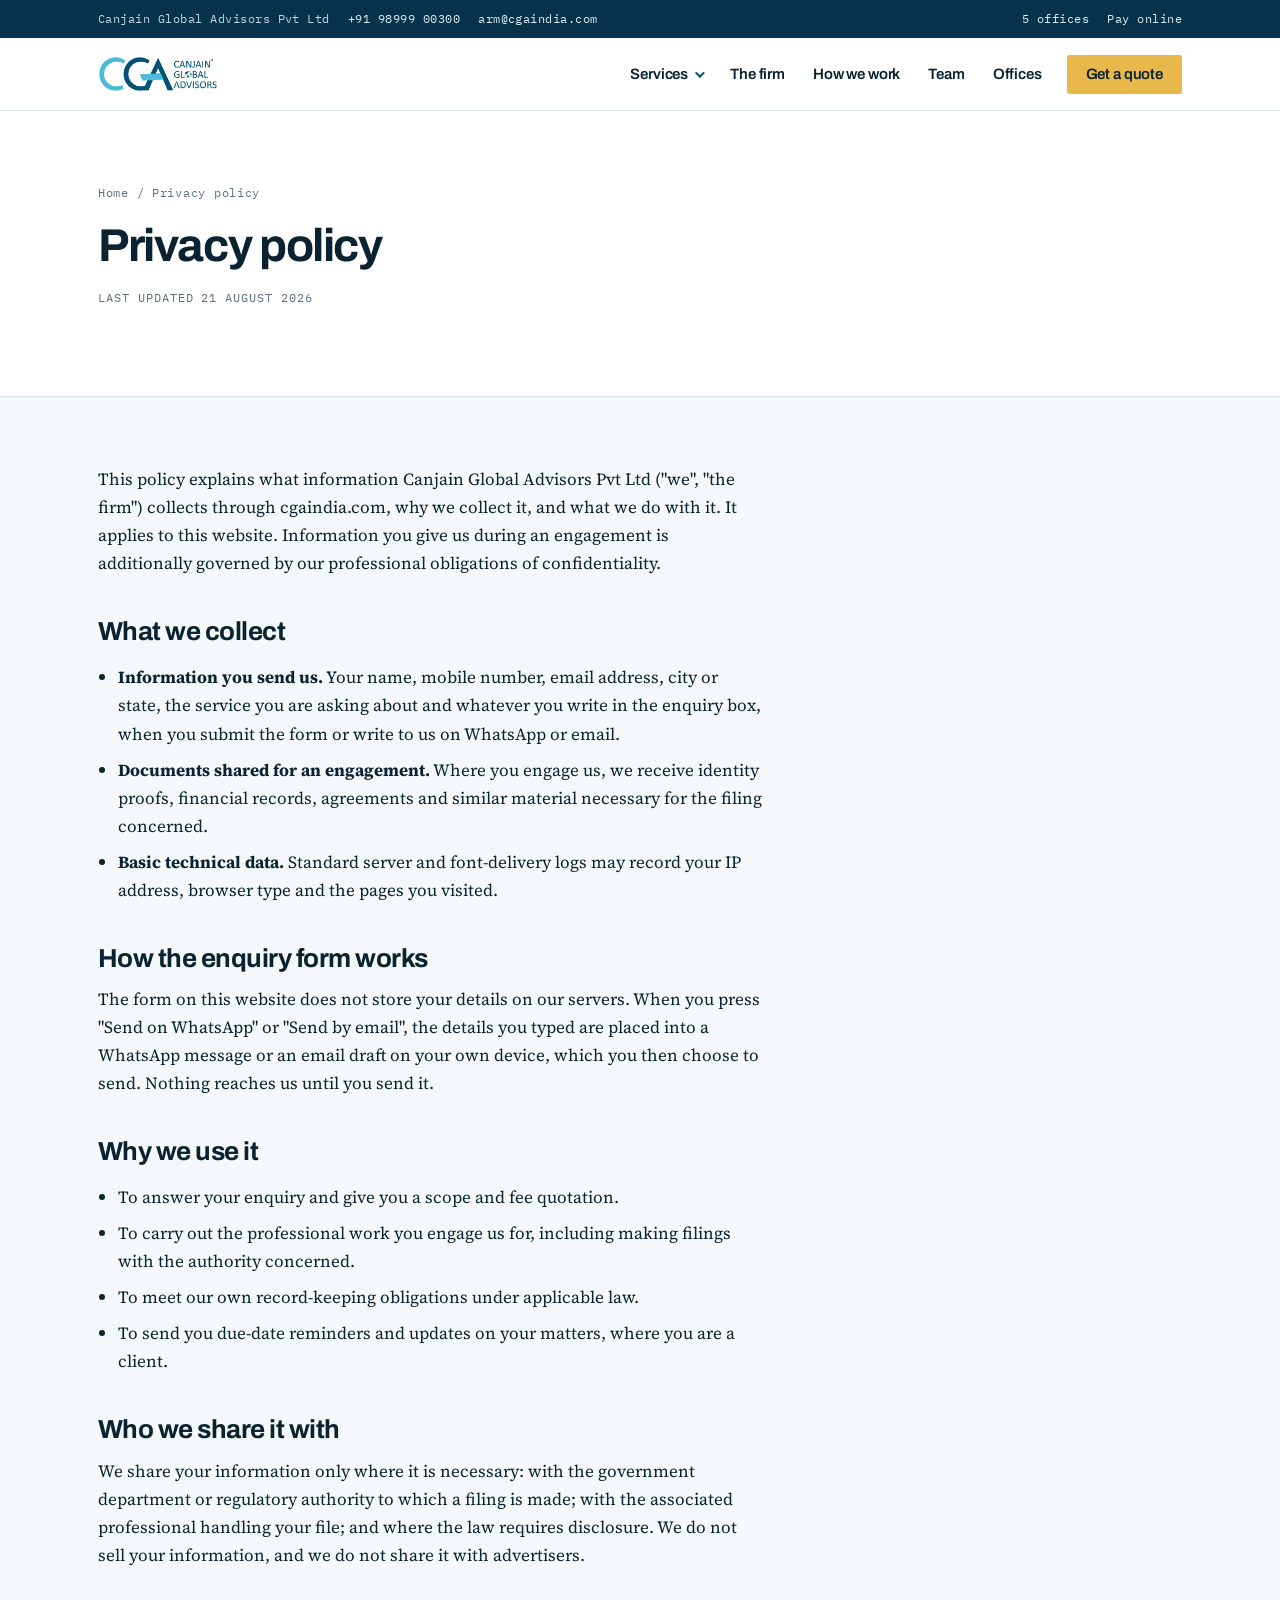
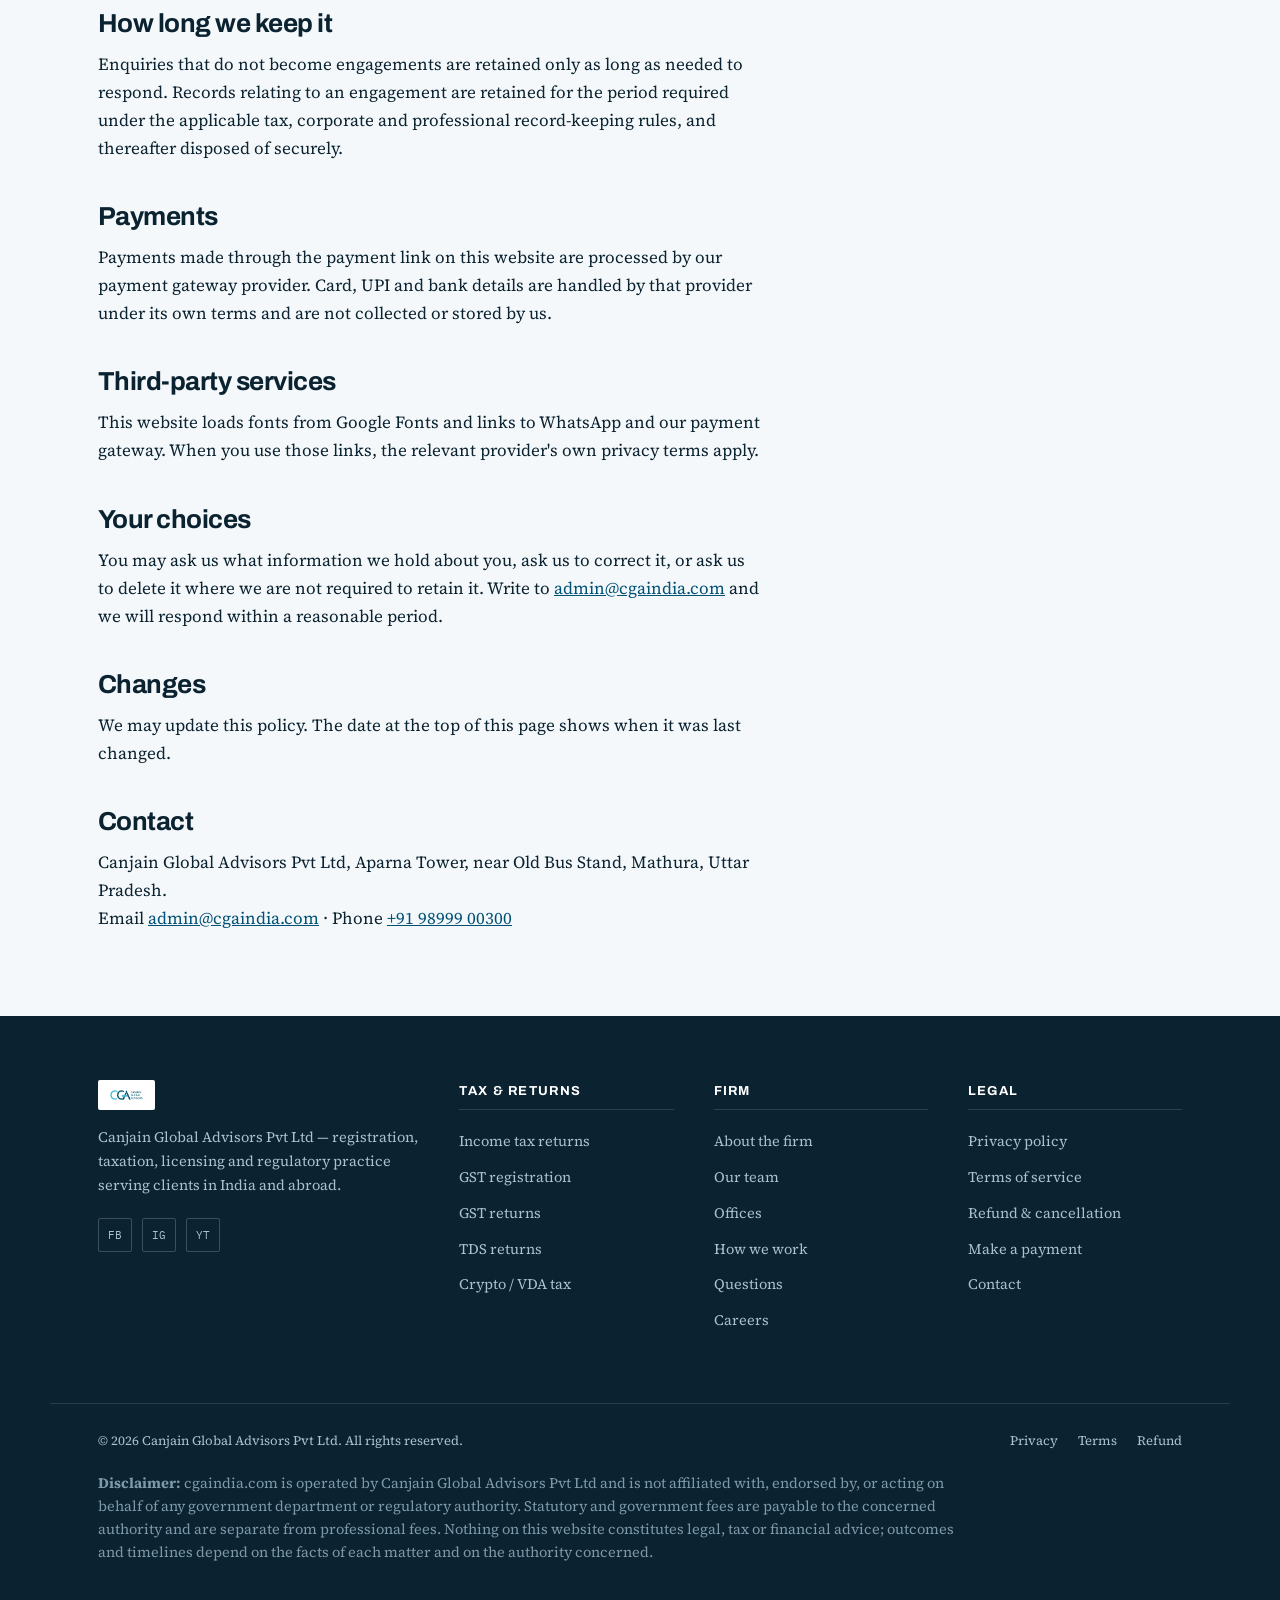
<file: privacy.html>
<!DOCTYPE html>
<html lang="en">
<head>
<meta charset="utf-8">
<meta name="viewport" content="width=device-width, initial-scale=1">
<title>Privacy policy — Canjain Global Advisors</title>
<meta name="description" content="How Canjain Global Advisors collects, uses and protects information submitted through cgaindia.com.">
<meta name="theme-color" content="#005176">
<meta name="robots" content="index,follow">
<link rel="canonical" href="https://cgaindia.com/privacy.html">
<link rel="icon" href="assets/cga-logo.jpeg">
<link rel="preconnect" href="https://fonts.googleapis.com">
<link rel="preconnect" href="https://fonts.gstatic.com" crossorigin>
<link href="https://fonts.googleapis.com/css2?family=Archivo:wght@600;700;800&family=IBM+Plex+Mono:wght@400;600&family=Source+Serif+4:ital,opsz,wght@0,8..60,400;0,8..60,600;1,8..60,400&display=swap" rel="stylesheet">
<link rel="stylesheet" href="assets/styles.css">
</head>
<body>
<a class="skip" href="#main">Skip to content</a>

<div class="utility">
  <div class="wrap">
    <span>Canjain Global Advisors Pvt Ltd</span>
    <a href="tel:+919899900300">+91 98999 00300</a>
    <a href="mailto:arm@cgaindia.com">arm@cgaindia.com</a>
    <span class="spacer"></span>
    <a href="index.html#offices">5 offices</a>
    <a href="https://rzp.io/rzp/ehe2M4d" target="_blank" rel="noopener">Pay online</a>
  </div>
</div>

<header class="masthead">
  <div class="wrap">
    <a class="brand" href="index.html" aria-label="Canjain Global Advisors — home">
      <img src="assets/cga-logo.jpeg" alt="Canjain Global Advisors">
    </a>

    <button class="burger" type="button" data-burger aria-label="Menu" aria-expanded="false" aria-controls="primaryNav">
      <span></span><span></span><span></span>
    </button>

    <nav class="primary" id="primaryNav">
      <div class="drop" data-drop>
        <button class="drop-btn" type="button" data-drop-btn data-drop-href="services.html" aria-expanded="false">Services <span class="caret" aria-hidden="true"></span></button>
        <div class="drop-panel" data-drop-panel>
          <div class="dp-col">
            <p class="dp-head">Tax &amp; returns</p>
            <a href="itr-filing.html">Income tax returns</a>
            <a href="tds-returns.html">TDS computation &amp; returns</a>
            <a href="gst-registration.html">GST registration</a>
            <a href="gst-return-filing.html">GST return filing</a>
          </div>
          <div class="dp-col">
            <p class="dp-head">Specialist</p>
            <a href="crypto-tax.html">Crypto &amp; VDA taxation</a>
            <a href="foreign-income.html">Foreign income &amp; NRI</a>
            <a href="international-tax.html">International taxation</a>
            <a href="ecommerce-sellers.html">E-commerce sellers</a>
          </div>
          <div class="dp-col dp-cta">
            <p class="dp-head">Not listed?</p>
            <p class="dp-note">Registrations, trademark, licences, ROC and environment work are handled too — the full register is on one page.</p>
            <a class="dp-all" href="services.html">See all services →</a>
          </div>
        </div>
      </div>
      <a href="about.html">The firm</a>
      <a href="index.html#process">How we work</a>
      <a href="team.html">Team</a>
      <a href="index.html#offices">Offices</a>
      <a class="btn btn-gold" href="index.html#enquire">Get a quote</a>
    </nav>
  </div>
</header>

<main id="main">
  <div class="page-head">
    <div class="wrap">
      <p class="crumb"><a href="index.html">Home</a> / Privacy policy</p>
      <h1>Privacy policy</h1>
      <p class="updated">Last updated 21 August 2026</p>
    </div>
  </div>

  <div class="wrap">
    <div class="prose">

      <p>This policy explains what information Canjain Global Advisors Pvt Ltd ("we", "the firm") collects through cgaindia.com, why we collect it, and what we do with it. It applies to this website. Information you give us during an engagement is additionally governed by our professional obligations of confidentiality.</p>

      <h2>What we collect</h2>
      <ul>
        <li><strong>Information you send us.</strong> Your name, mobile number, email address, city or state, the service you are asking about and whatever you write in the enquiry box, when you submit the form or write to us on WhatsApp or email.</li>
        <li><strong>Documents shared for an engagement.</strong> Where you engage us, we receive identity proofs, financial records, agreements and similar material necessary for the filing concerned.</li>
        <li><strong>Basic technical data.</strong> Standard server and font-delivery logs may record your IP address, browser type and the pages you visited.</li>
      </ul>

      <h2>How the enquiry form works</h2>
      <p>The form on this website does not store your details on our servers. When you press "Send on WhatsApp" or "Send by email", the details you typed are placed into a WhatsApp message or an email draft on your own device, which you then choose to send. Nothing reaches us until you send it.</p>

      <h2>Why we use it</h2>
      <ul>
        <li>To answer your enquiry and give you a scope and fee quotation.</li>
        <li>To carry out the professional work you engage us for, including making filings with the authority concerned.</li>
        <li>To meet our own record-keeping obligations under applicable law.</li>
        <li>To send you due-date reminders and updates on your matters, where you are a client.</li>
      </ul>

      <h2>Who we share it with</h2>
      <p>We share your information only where it is necessary: with the government department or regulatory authority to which a filing is made; with the associated professional handling your file; and where the law requires disclosure. We do not sell your information, and we do not share it with advertisers.</p>

      <h2>How long we keep it</h2>
      <p>Enquiries that do not become engagements are retained only as long as needed to respond. Records relating to an engagement are retained for the period required under the applicable tax, corporate and professional record-keeping rules, and thereafter disposed of securely.</p>

      <h2>Payments</h2>
      <p>Payments made through the payment link on this website are processed by our payment gateway provider. Card, UPI and bank details are handled by that provider under its own terms and are not collected or stored by us.</p>

      <h2>Third-party services</h2>
      <p>This website loads fonts from Google Fonts and links to WhatsApp and our payment gateway. When you use those links, the relevant provider's own privacy terms apply.</p>

      <h2>Your choices</h2>
      <p>You may ask us what information we hold about you, ask us to correct it, or ask us to delete it where we are not required to retain it. Write to <a href="mailto:admin@cgaindia.com">admin@cgaindia.com</a> and we will respond within a reasonable period.</p>

      <h2>Changes</h2>
      <p>We may update this policy. The date at the top of this page shows when it was last changed.</p>

      <h2>Contact</h2>
      <p>Canjain Global Advisors Pvt Ltd, Aparna Tower, near Old Bus Stand, Mathura, Uttar Pradesh.<br>
      Email <a href="mailto:admin@cgaindia.com">admin@cgaindia.com</a> · Phone <a href="tel:+919899900300">+91 98999 00300</a></p>

    </div>
  </div>
</main>

<footer class="site">
  <div class="wrap top">
    <div>
      <img class="mark" src="assets/cga-logo.jpeg" alt="Canjain Global Advisors">
      <p>Canjain Global Advisors Pvt Ltd — registration, taxation, licensing and regulatory practice serving clients in India and abroad.</p>
      <div class="social">
        <a href="https://www.facebook.com/profile.php?id=100081348033294" target="_blank" rel="noopener" aria-label="Facebook">FB</a>
        <a href="https://www.instagram.com/canjain_" target="_blank" rel="noopener" aria-label="Instagram">IG</a>
        <a href="https://www.youtube.com/@canjain" target="_blank" rel="noopener" aria-label="YouTube">YT</a>
      </div>
    </div>
    <div>
      <h4>Tax &amp; returns</h4>
      <ul>
        <li><a href="itr-filing.html">Income tax returns</a></li>
        <li><a href="gst-registration.html">GST registration</a></li>
        <li><a href="gst-return-filing.html">GST returns</a></li>
        <li><a href="tds-returns.html">TDS returns</a></li>
        <li><a href="crypto-tax.html">Crypto / VDA tax</a></li>
      </ul>
    </div>
    <div>
      <h4>Firm</h4>
      <ul>
        <li><a href="about.html">About the firm</a></li>
        <li><a href="team.html">Our team</a></li>
        <li><a href="index.html#offices">Offices</a></li>
        <li><a href="index.html#process">How we work</a></li>
        <li><a href="index.html#faq">Questions</a></li>
        <li><a href="mailto:admin@cgaindia.com">Careers</a></li>
      </ul>
    </div>
    <div>
      <h4>Legal</h4>
      <ul>
        <li><a href="privacy.html">Privacy policy</a></li>
        <li><a href="terms.html">Terms of service</a></li>
        <li><a href="refund.html">Refund &amp; cancellation</a></li>
        <li><a href="https://rzp.io/rzp/ehe2M4d" target="_blank" rel="noopener">Make a payment</a></li>
        <li><a href="index.html#enquire">Contact</a></li>
      </ul>
    </div>
  </div>
  <div class="wrap legal">
    <div class="row">
      <span>© <span id="yr">2026</span> Canjain Global Advisors Pvt Ltd. All rights reserved.</span>
      <span class="spacer"></span>
      <a href="privacy.html">Privacy</a>
      <a href="terms.html">Terms</a>
      <a href="refund.html">Refund</a>
    </div>
    <p class="disclaimer"><strong>Disclaimer:</strong> cgaindia.com is operated by Canjain Global Advisors Pvt Ltd and is not affiliated with, endorsed by, or acting on behalf of any government department or regulatory authority. Statutory and government fees are payable to the concerned authority and are separate from professional fees. Nothing on this website constitutes legal, tax or financial advice; outcomes and timelines depend on the facts of each matter and on the authority concerned.</p>
  </div>
</footer>
<script src="assets/site.js"></script>
</body>
</html>
</file>
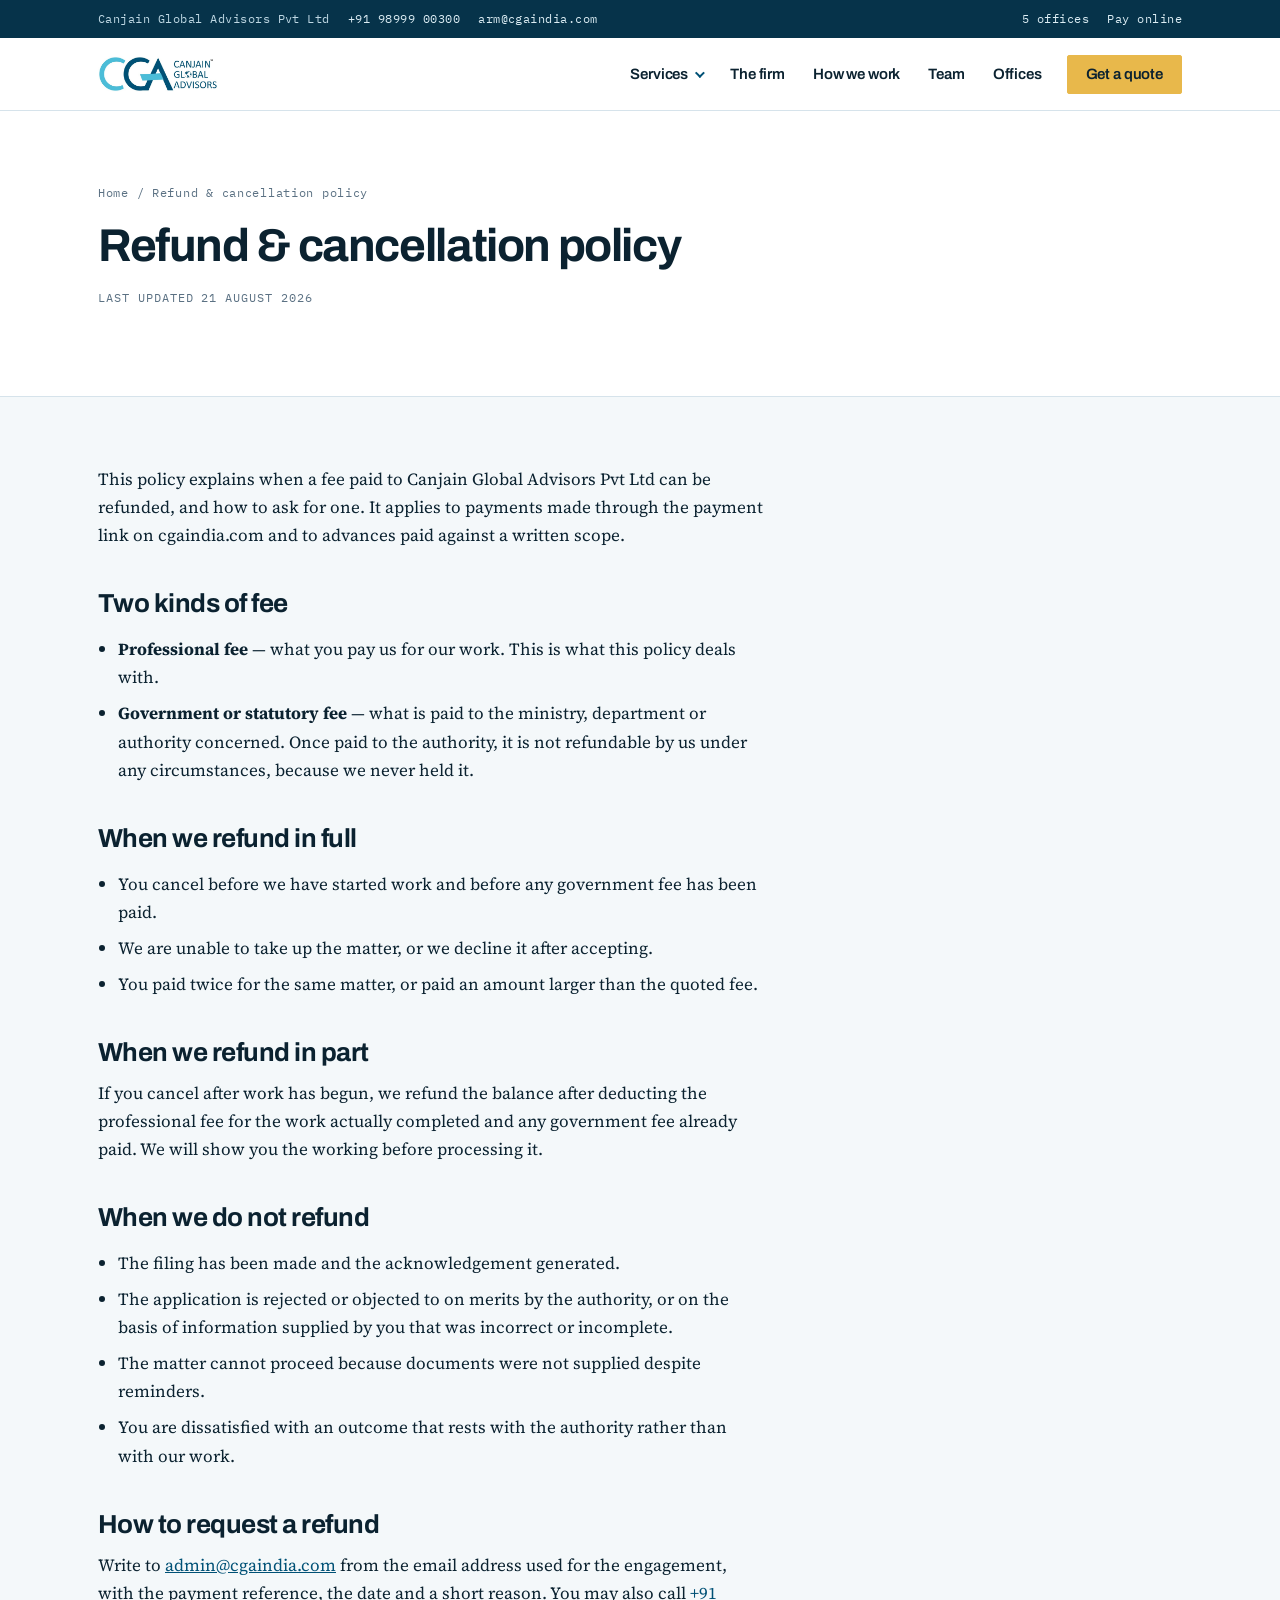
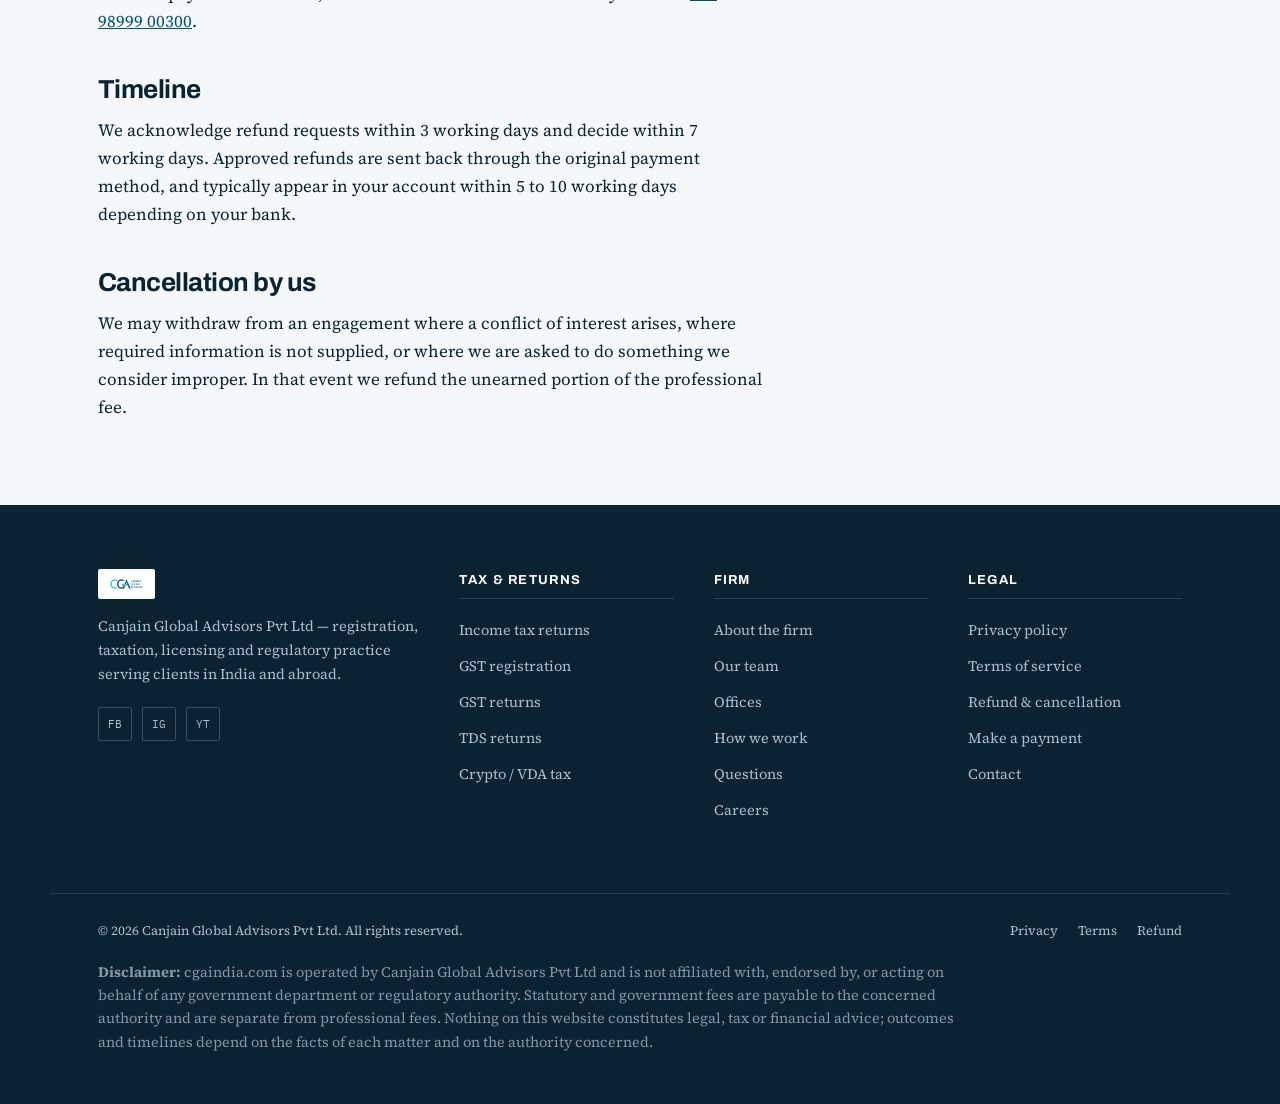
<file: refund.html>
<!DOCTYPE html>
<html lang="en">
<head>
<meta charset="utf-8">
<meta name="viewport" content="width=device-width, initial-scale=1">
<title>Refund &amp; cancellation policy — Canjain Global Advisors</title>
<meta name="description" content="When professional fees paid to Canjain Global Advisors can be refunded, and how to request a refund.">
<meta name="theme-color" content="#005176">
<meta name="robots" content="index,follow">
<link rel="canonical" href="https://cgaindia.com/refund.html">
<link rel="icon" href="assets/cga-logo.jpeg">
<link rel="preconnect" href="https://fonts.googleapis.com">
<link rel="preconnect" href="https://fonts.gstatic.com" crossorigin>
<link href="https://fonts.googleapis.com/css2?family=Archivo:wght@600;700;800&family=IBM+Plex+Mono:wght@400;600&family=Source+Serif+4:ital,opsz,wght@0,8..60,400;0,8..60,600;1,8..60,400&display=swap" rel="stylesheet">
<link rel="stylesheet" href="assets/styles.css">
</head>
<body>
<a class="skip" href="#main">Skip to content</a>

<div class="utility">
  <div class="wrap">
    <span>Canjain Global Advisors Pvt Ltd</span>
    <a href="tel:+919899900300">+91 98999 00300</a>
    <a href="mailto:arm@cgaindia.com">arm@cgaindia.com</a>
    <span class="spacer"></span>
    <a href="index.html#offices">5 offices</a>
    <a href="https://rzp.io/rzp/ehe2M4d" target="_blank" rel="noopener">Pay online</a>
  </div>
</div>

<header class="masthead">
  <div class="wrap">
    <a class="brand" href="index.html" aria-label="Canjain Global Advisors — home">
      <img src="assets/cga-logo.jpeg" alt="Canjain Global Advisors">
    </a>

    <button class="burger" type="button" data-burger aria-label="Menu" aria-expanded="false" aria-controls="primaryNav">
      <span></span><span></span><span></span>
    </button>

    <nav class="primary" id="primaryNav">
      <div class="drop" data-drop>
        <button class="drop-btn" type="button" data-drop-btn data-drop-href="services.html" aria-expanded="false">Services <span class="caret" aria-hidden="true"></span></button>
        <div class="drop-panel" data-drop-panel>
          <div class="dp-col">
            <p class="dp-head">Tax &amp; returns</p>
            <a href="itr-filing.html">Income tax returns</a>
            <a href="tds-returns.html">TDS computation &amp; returns</a>
            <a href="gst-registration.html">GST registration</a>
            <a href="gst-return-filing.html">GST return filing</a>
          </div>
          <div class="dp-col">
            <p class="dp-head">Specialist</p>
            <a href="crypto-tax.html">Crypto &amp; VDA taxation</a>
            <a href="foreign-income.html">Foreign income &amp; NRI</a>
            <a href="international-tax.html">International taxation</a>
            <a href="ecommerce-sellers.html">E-commerce sellers</a>
          </div>
          <div class="dp-col dp-cta">
            <p class="dp-head">Not listed?</p>
            <p class="dp-note">Registrations, trademark, licences, ROC and environment work are handled too — the full register is on one page.</p>
            <a class="dp-all" href="services.html">See all services →</a>
          </div>
        </div>
      </div>
      <a href="about.html">The firm</a>
      <a href="index.html#process">How we work</a>
      <a href="team.html">Team</a>
      <a href="index.html#offices">Offices</a>
      <a class="btn btn-gold" href="index.html#enquire">Get a quote</a>
    </nav>
  </div>
</header>

<main id="main">
  <div class="page-head">
    <div class="wrap">
      <p class="crumb"><a href="index.html">Home</a> / Refund &amp; cancellation policy</p>
      <h1>Refund &amp; cancellation policy</h1>
      <p class="updated">Last updated 21 August 2026</p>
    </div>
  </div>

  <div class="wrap">
    <div class="prose">

      <p>This policy explains when a fee paid to Canjain Global Advisors Pvt Ltd can be refunded, and how to ask for one. It applies to payments made through the payment link on cgaindia.com and to advances paid against a written scope.</p>

      <h2>Two kinds of fee</h2>
      <ul>
        <li><strong>Professional fee</strong> — what you pay us for our work. This is what this policy deals with.</li>
        <li><strong>Government or statutory fee</strong> — what is paid to the ministry, department or authority concerned. Once paid to the authority, it is not refundable by us under any circumstances, because we never held it.</li>
      </ul>

      <h2>When we refund in full</h2>
      <ul>
        <li>You cancel before we have started work and before any government fee has been paid.</li>
        <li>We are unable to take up the matter, or we decline it after accepting.</li>
        <li>You paid twice for the same matter, or paid an amount larger than the quoted fee.</li>
      </ul>

      <h2>When we refund in part</h2>
      <p>If you cancel after work has begun, we refund the balance after deducting the professional fee for the work actually completed and any government fee already paid. We will show you the working before processing it.</p>

      <h2>When we do not refund</h2>
      <ul>
        <li>The filing has been made and the acknowledgement generated.</li>
        <li>The application is rejected or objected to on merits by the authority, or on the basis of information supplied by you that was incorrect or incomplete.</li>
        <li>The matter cannot proceed because documents were not supplied despite reminders.</li>
        <li>You are dissatisfied with an outcome that rests with the authority rather than with our work.</li>
      </ul>

      <h2>How to request a refund</h2>
      <p>Write to <a href="mailto:admin@cgaindia.com">admin@cgaindia.com</a> from the email address used for the engagement, with the payment reference, the date and a short reason. You may also call <a href="tel:+919899900300">+91 98999 00300</a>.</p>

      <h2>Timeline</h2>
      <p>We acknowledge refund requests within 3 working days and decide within 7 working days. Approved refunds are sent back through the original payment method, and typically appear in your account within 5 to 10 working days depending on your bank.</p>

      <h2>Cancellation by us</h2>
      <p>We may withdraw from an engagement where a conflict of interest arises, where required information is not supplied, or where we are asked to do something we consider improper. In that event we refund the unearned portion of the professional fee.</p>

    </div>
  </div>
</main>

<footer class="site">
  <div class="wrap top">
    <div>
      <img class="mark" src="assets/cga-logo.jpeg" alt="Canjain Global Advisors">
      <p>Canjain Global Advisors Pvt Ltd — registration, taxation, licensing and regulatory practice serving clients in India and abroad.</p>
      <div class="social">
        <a href="https://www.facebook.com/profile.php?id=100081348033294" target="_blank" rel="noopener" aria-label="Facebook">FB</a>
        <a href="https://www.instagram.com/canjain_" target="_blank" rel="noopener" aria-label="Instagram">IG</a>
        <a href="https://www.youtube.com/@canjain" target="_blank" rel="noopener" aria-label="YouTube">YT</a>
      </div>
    </div>
    <div>
      <h4>Tax &amp; returns</h4>
      <ul>
        <li><a href="itr-filing.html">Income tax returns</a></li>
        <li><a href="gst-registration.html">GST registration</a></li>
        <li><a href="gst-return-filing.html">GST returns</a></li>
        <li><a href="tds-returns.html">TDS returns</a></li>
        <li><a href="crypto-tax.html">Crypto / VDA tax</a></li>
      </ul>
    </div>
    <div>
      <h4>Firm</h4>
      <ul>
        <li><a href="about.html">About the firm</a></li>
        <li><a href="team.html">Our team</a></li>
        <li><a href="index.html#offices">Offices</a></li>
        <li><a href="index.html#process">How we work</a></li>
        <li><a href="index.html#faq">Questions</a></li>
        <li><a href="mailto:admin@cgaindia.com">Careers</a></li>
      </ul>
    </div>
    <div>
      <h4>Legal</h4>
      <ul>
        <li><a href="privacy.html">Privacy policy</a></li>
        <li><a href="terms.html">Terms of service</a></li>
        <li><a href="refund.html">Refund &amp; cancellation</a></li>
        <li><a href="https://rzp.io/rzp/ehe2M4d" target="_blank" rel="noopener">Make a payment</a></li>
        <li><a href="index.html#enquire">Contact</a></li>
      </ul>
    </div>
  </div>
  <div class="wrap legal">
    <div class="row">
      <span>© <span id="yr">2026</span> Canjain Global Advisors Pvt Ltd. All rights reserved.</span>
      <span class="spacer"></span>
      <a href="privacy.html">Privacy</a>
      <a href="terms.html">Terms</a>
      <a href="refund.html">Refund</a>
    </div>
    <p class="disclaimer"><strong>Disclaimer:</strong> cgaindia.com is operated by Canjain Global Advisors Pvt Ltd and is not affiliated with, endorsed by, or acting on behalf of any government department or regulatory authority. Statutory and government fees are payable to the concerned authority and are separate from professional fees. Nothing on this website constitutes legal, tax or financial advice; outcomes and timelines depend on the facts of each matter and on the authority concerned.</p>
  </div>
</footer>
<script src="assets/site.js"></script>
</body>
</html>
</file>
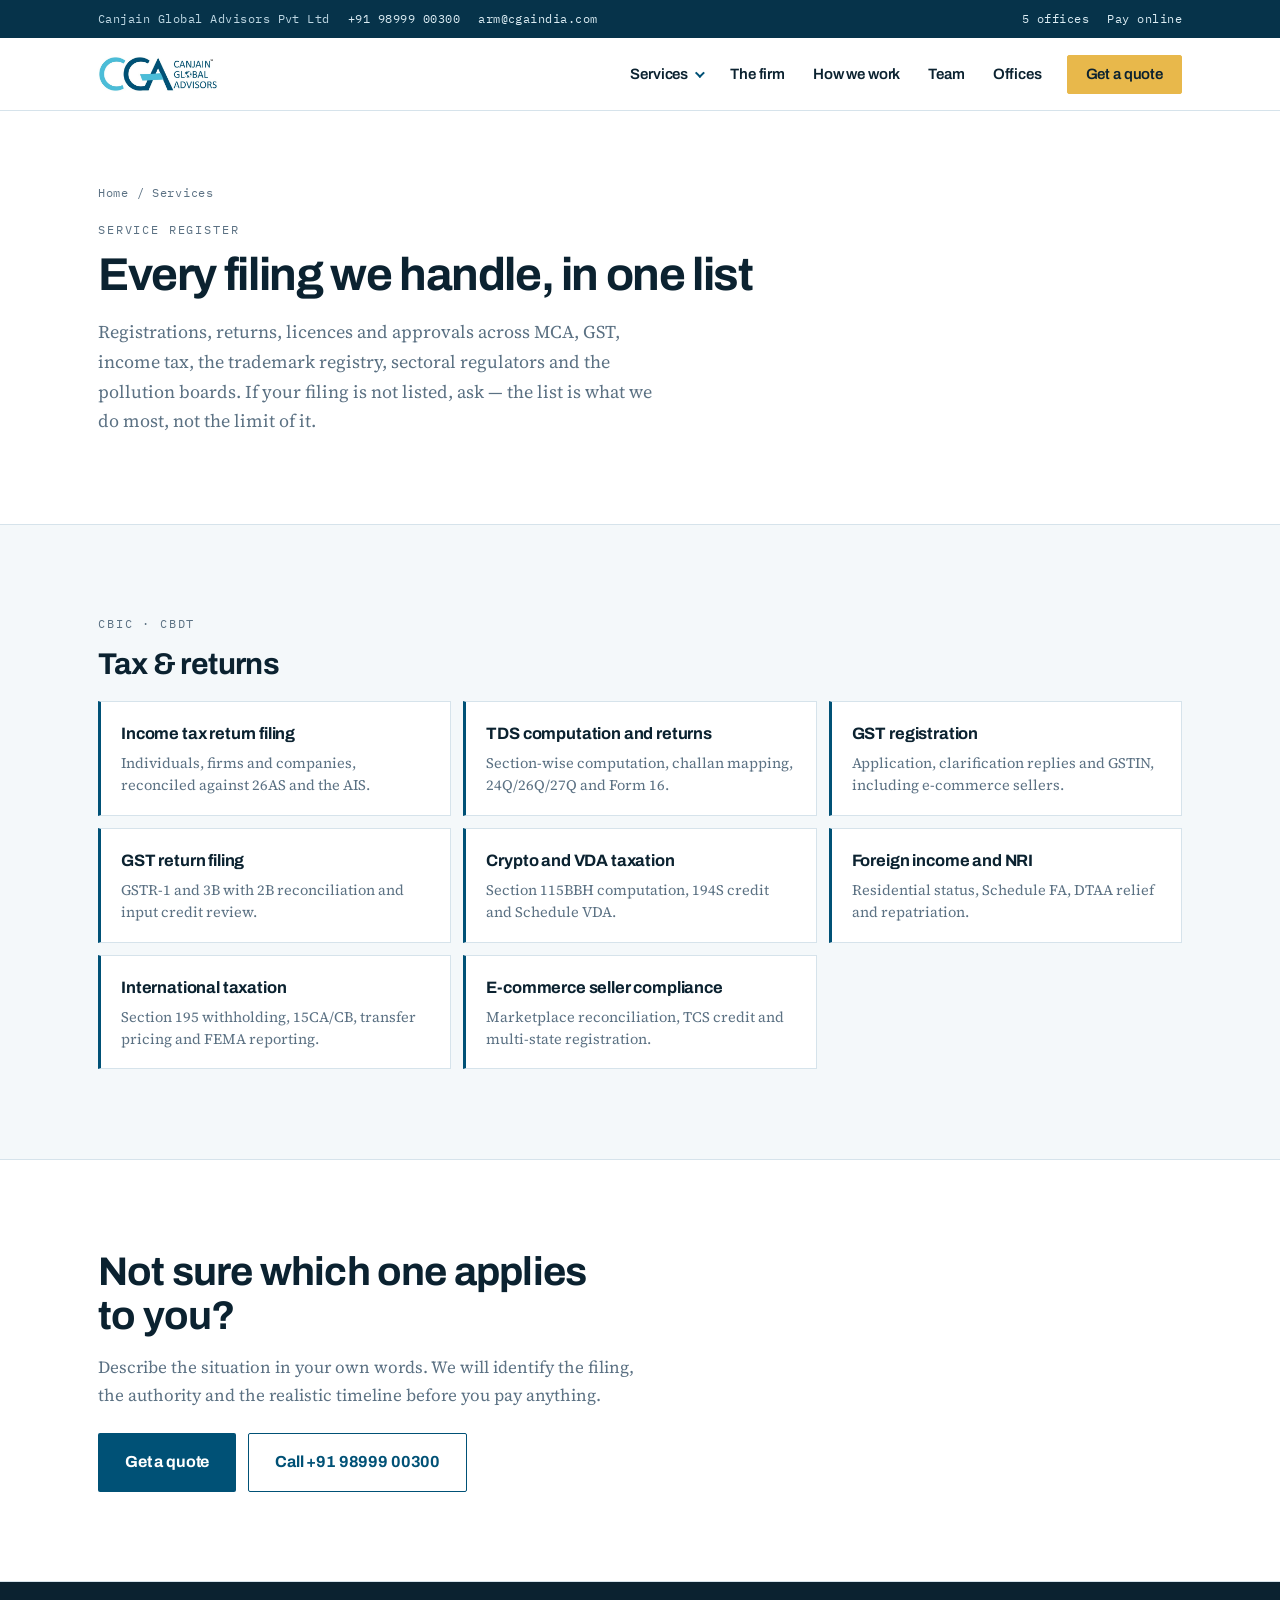
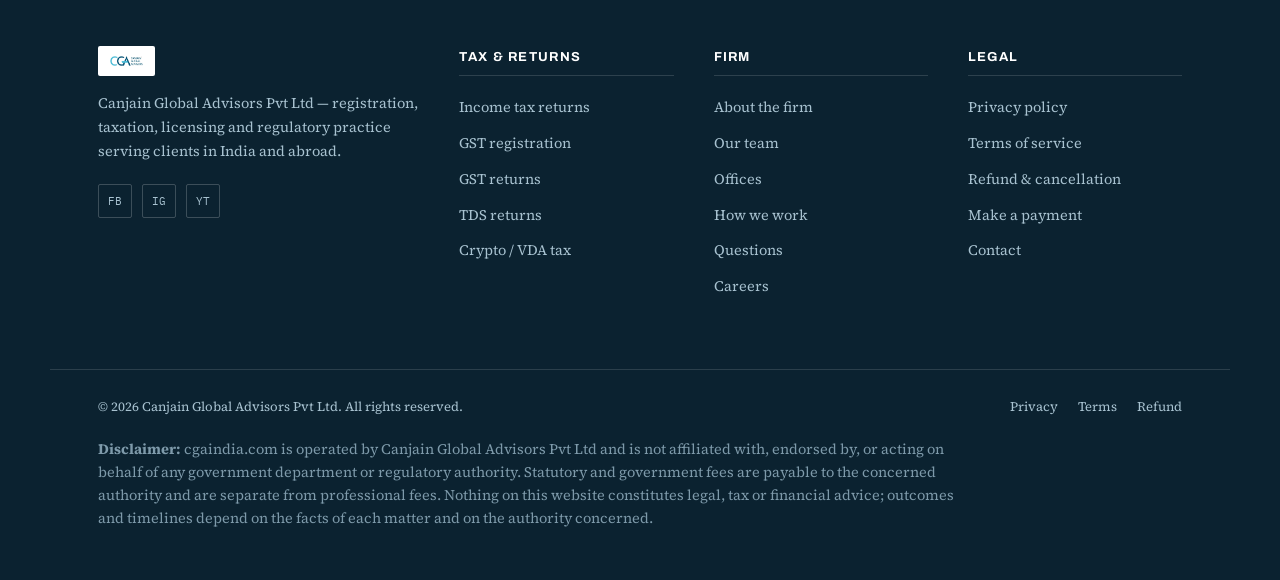
<file: services.html>
<!DOCTYPE html>
<html lang="en">
<head>
<meta charset="utf-8">
<meta name="viewport" content="width=device-width, initial-scale=1">
<title>All services — Canjain Global Advisors</title>
<meta name="description" content="Company registration, GST, income tax, TDS, trademark and IP, sectoral licences, RBI approvals and environmental compliance — the full service register at CGA India.">
<meta name="theme-color" content="#005176">
<meta name="robots" content="index,follow">
<link rel="canonical" href="https://cgaindia.com/services.html">
<meta property="og:title" content="All services — Canjain Global Advisors">
<meta property="og:description" content="Company registration, GST, income tax, TDS, trademark and IP, sectoral licences, RBI approvals and environmental compliance — the full service register at CGA India.">
<meta property="og:type" content="website">
<meta property="og:url" content="https://cgaindia.com/services.html">
<meta property="og:image" content="https://cgaindia.com/assets/cga-logo.jpeg">
<link rel="icon" href="assets/cga-logo.jpeg">
<link rel="preconnect" href="https://fonts.googleapis.com">
<link rel="preconnect" href="https://fonts.gstatic.com" crossorigin>
<link href="https://fonts.googleapis.com/css2?family=Archivo:wght@600;700;800&family=IBM+Plex+Mono:wght@400;600&family=Source+Serif+4:ital,opsz,wght@0,8..60,400;0,8..60,600;1,8..60,400&display=swap" rel="stylesheet">
<link rel="stylesheet" href="assets/styles.css">
</head>
<body>
<a class="skip" href="#main">Skip to content</a>

<div class="utility">
  <div class="wrap">
    <span>Canjain Global Advisors Pvt Ltd</span>
    <a href="tel:+919899900300">+91 98999 00300</a>
    <a href="mailto:arm@cgaindia.com">arm@cgaindia.com</a>
    <span class="spacer"></span>
    <a href="index.html#offices">5 offices</a>
    <a href="https://rzp.io/rzp/ehe2M4d" target="_blank" rel="noopener">Pay online</a>
  </div>
</div>

<header class="masthead">
  <div class="wrap">
    <a class="brand" href="index.html" aria-label="Canjain Global Advisors — home">
      <img src="assets/cga-logo.jpeg" alt="Canjain Global Advisors">
    </a>

    <button class="burger" type="button" data-burger aria-label="Menu" aria-expanded="false" aria-controls="primaryNav">
      <span></span><span></span><span></span>
    </button>

    <nav class="primary" id="primaryNav">
      <div class="drop" data-drop>
        <button class="drop-btn" type="button" data-drop-btn data-drop-href="services.html" aria-expanded="false">Services <span class="caret" aria-hidden="true"></span></button>
        <div class="drop-panel" data-drop-panel>
          <div class="dp-col">
            <p class="dp-head">Tax &amp; returns</p>
            <a href="itr-filing.html">Income tax returns</a>
            <a href="tds-returns.html">TDS computation &amp; returns</a>
            <a href="gst-registration.html">GST registration</a>
            <a href="gst-return-filing.html">GST return filing</a>
          </div>
          <div class="dp-col">
            <p class="dp-head">Specialist</p>
            <a href="crypto-tax.html">Crypto &amp; VDA taxation</a>
            <a href="foreign-income.html">Foreign income &amp; NRI</a>
            <a href="international-tax.html">International taxation</a>
            <a href="ecommerce-sellers.html">E-commerce sellers</a>
          </div>
          <div class="dp-col dp-cta">
            <p class="dp-head">Not listed?</p>
            <p class="dp-note">Registrations, trademark, licences, ROC and environment work are handled too — the full register is on one page.</p>
            <a class="dp-all" href="services.html">See all services →</a>
          </div>
        </div>
      </div>
      <a href="about.html">The firm</a>
      <a href="index.html#process">How we work</a>
      <a href="team.html">Team</a>
      <a href="index.html#offices">Offices</a>
      <a class="btn btn-gold" href="index.html#enquire">Get a quote</a>
    </nav>
  </div>
</header>

<main id="main">
  <div class="page-head">
    <div class="wrap">
      <p class="crumb"><a href="index.html">Home</a> / Services</p>
      <p class="eyebrow">Service register</p>
      <h1>Every filing we handle, in one list</h1>
      <p class="lede">Registrations, returns, licences and approvals across MCA, GST, income tax, the trademark registry, sectoral regulators and the pollution boards. If your filing is not listed, ask — the list is what we do most, not the limit of it.</p>
    </div>
  </div>

  <section>
    <div class="wrap sv-groups">
      <div class="sv-group reveal">
        <p class="eyebrow">CBIC · CBDT</p>
        <h2>Tax & returns</h2>
        <ul class="sv-list">
          <li><a href="itr-filing.html"><span class="sv-n">Income tax return filing</span><span class="sv-d">Individuals, firms and companies, reconciled against 26AS and the AIS.</span></a></li>
          <li><a href="tds-returns.html"><span class="sv-n">TDS computation and returns</span><span class="sv-d">Section-wise computation, challan mapping, 24Q/26Q/27Q and Form 16.</span></a></li>
          <li><a href="gst-registration.html"><span class="sv-n">GST registration</span><span class="sv-d">Application, clarification replies and GSTIN, including e-commerce sellers.</span></a></li>
          <li><a href="gst-return-filing.html"><span class="sv-n">GST return filing</span><span class="sv-d">GSTR-1 and 3B with 2B reconciliation and input credit review.</span></a></li>
          <li><a href="crypto-tax.html"><span class="sv-n">Crypto and VDA taxation</span><span class="sv-d">Section 115BBH computation, 194S credit and Schedule VDA.</span></a></li>
          <li><a href="foreign-income.html"><span class="sv-n">Foreign income and NRI</span><span class="sv-d">Residential status, Schedule FA, DTAA relief and repatriation.</span></a></li>
          <li><a href="international-tax.html"><span class="sv-n">International taxation</span><span class="sv-d">Section 195 withholding, 15CA/CB, transfer pricing and FEMA reporting.</span></a></li>
          <li><a href="ecommerce-sellers.html"><span class="sv-n">E-commerce seller compliance</span><span class="sv-d">Marketplace reconciliation, TCS credit and multi-state registration.</span></a></li>
        </ul>
      </div>
    </div>
  </section>

  <section class="band svc-end">
    <div class="wrap">
      <h2>Not sure which one applies to you?</h2>
      <p>Describe the situation in your own words. We will identify the filing, the authority and the realistic timeline before you pay anything.</p>
      <div class="hero-actions">
        <a class="btn btn-solid btn-lg" href="index.html#enquire">Get a quote</a>
        <a class="btn btn-line btn-lg" href="tel:+919899900300">Call +91 98999 00300</a>
      </div>
    </div>
  </section>

</main>

<footer class="site">
  <div class="wrap top">
    <div>
      <img class="mark" src="assets/cga-logo.jpeg" alt="Canjain Global Advisors">
      <p>Canjain Global Advisors Pvt Ltd — registration, taxation, licensing and regulatory practice serving clients in India and abroad.</p>
      <div class="social">
        <a href="https://www.facebook.com/profile.php?id=100081348033294" target="_blank" rel="noopener" aria-label="Facebook">FB</a>
        <a href="https://www.instagram.com/canjain_" target="_blank" rel="noopener" aria-label="Instagram">IG</a>
        <a href="https://www.youtube.com/@canjain" target="_blank" rel="noopener" aria-label="YouTube">YT</a>
      </div>
    </div>
    <div>
      <h4>Tax &amp; returns</h4>
      <ul>
        <li><a href="itr-filing.html">Income tax returns</a></li>
        <li><a href="gst-registration.html">GST registration</a></li>
        <li><a href="gst-return-filing.html">GST returns</a></li>
        <li><a href="tds-returns.html">TDS returns</a></li>
        <li><a href="crypto-tax.html">Crypto / VDA tax</a></li>
      </ul>
    </div>
    <div>
      <h4>Firm</h4>
      <ul>
        <li><a href="about.html">About the firm</a></li>
        <li><a href="team.html">Our team</a></li>
        <li><a href="index.html#offices">Offices</a></li>
        <li><a href="index.html#process">How we work</a></li>
        <li><a href="index.html#faq">Questions</a></li>
        <li><a href="mailto:admin@cgaindia.com">Careers</a></li>
      </ul>
    </div>
    <div>
      <h4>Legal</h4>
      <ul>
        <li><a href="privacy.html">Privacy policy</a></li>
        <li><a href="terms.html">Terms of service</a></li>
        <li><a href="refund.html">Refund &amp; cancellation</a></li>
        <li><a href="https://rzp.io/rzp/ehe2M4d" target="_blank" rel="noopener">Make a payment</a></li>
        <li><a href="index.html#enquire">Contact</a></li>
      </ul>
    </div>
  </div>
  <div class="wrap legal">
    <div class="row">
      <span>© <span id="yr">2026</span> Canjain Global Advisors Pvt Ltd. All rights reserved.</span>
      <span class="spacer"></span>
      <a href="privacy.html">Privacy</a>
      <a href="terms.html">Terms</a>
      <a href="refund.html">Refund</a>
    </div>
    <p class="disclaimer"><strong>Disclaimer:</strong> cgaindia.com is operated by Canjain Global Advisors Pvt Ltd and is not affiliated with, endorsed by, or acting on behalf of any government department or regulatory authority. Statutory and government fees are payable to the concerned authority and are separate from professional fees. Nothing on this website constitutes legal, tax or financial advice; outcomes and timelines depend on the facts of each matter and on the authority concerned.</p>
  </div>
</footer>

<div class="callbar">
  <a href="tel:+919899900300">Call now</a>
  <a class="wa" href="https://wa.me/919899900300?text=Hi%20Canjain%2C%20I%20need%20help%20with%20" target="_blank" rel="noopener">WhatsApp</a>
</div>

<script src="assets/site.js"></script>
</body>
</html>
</file>
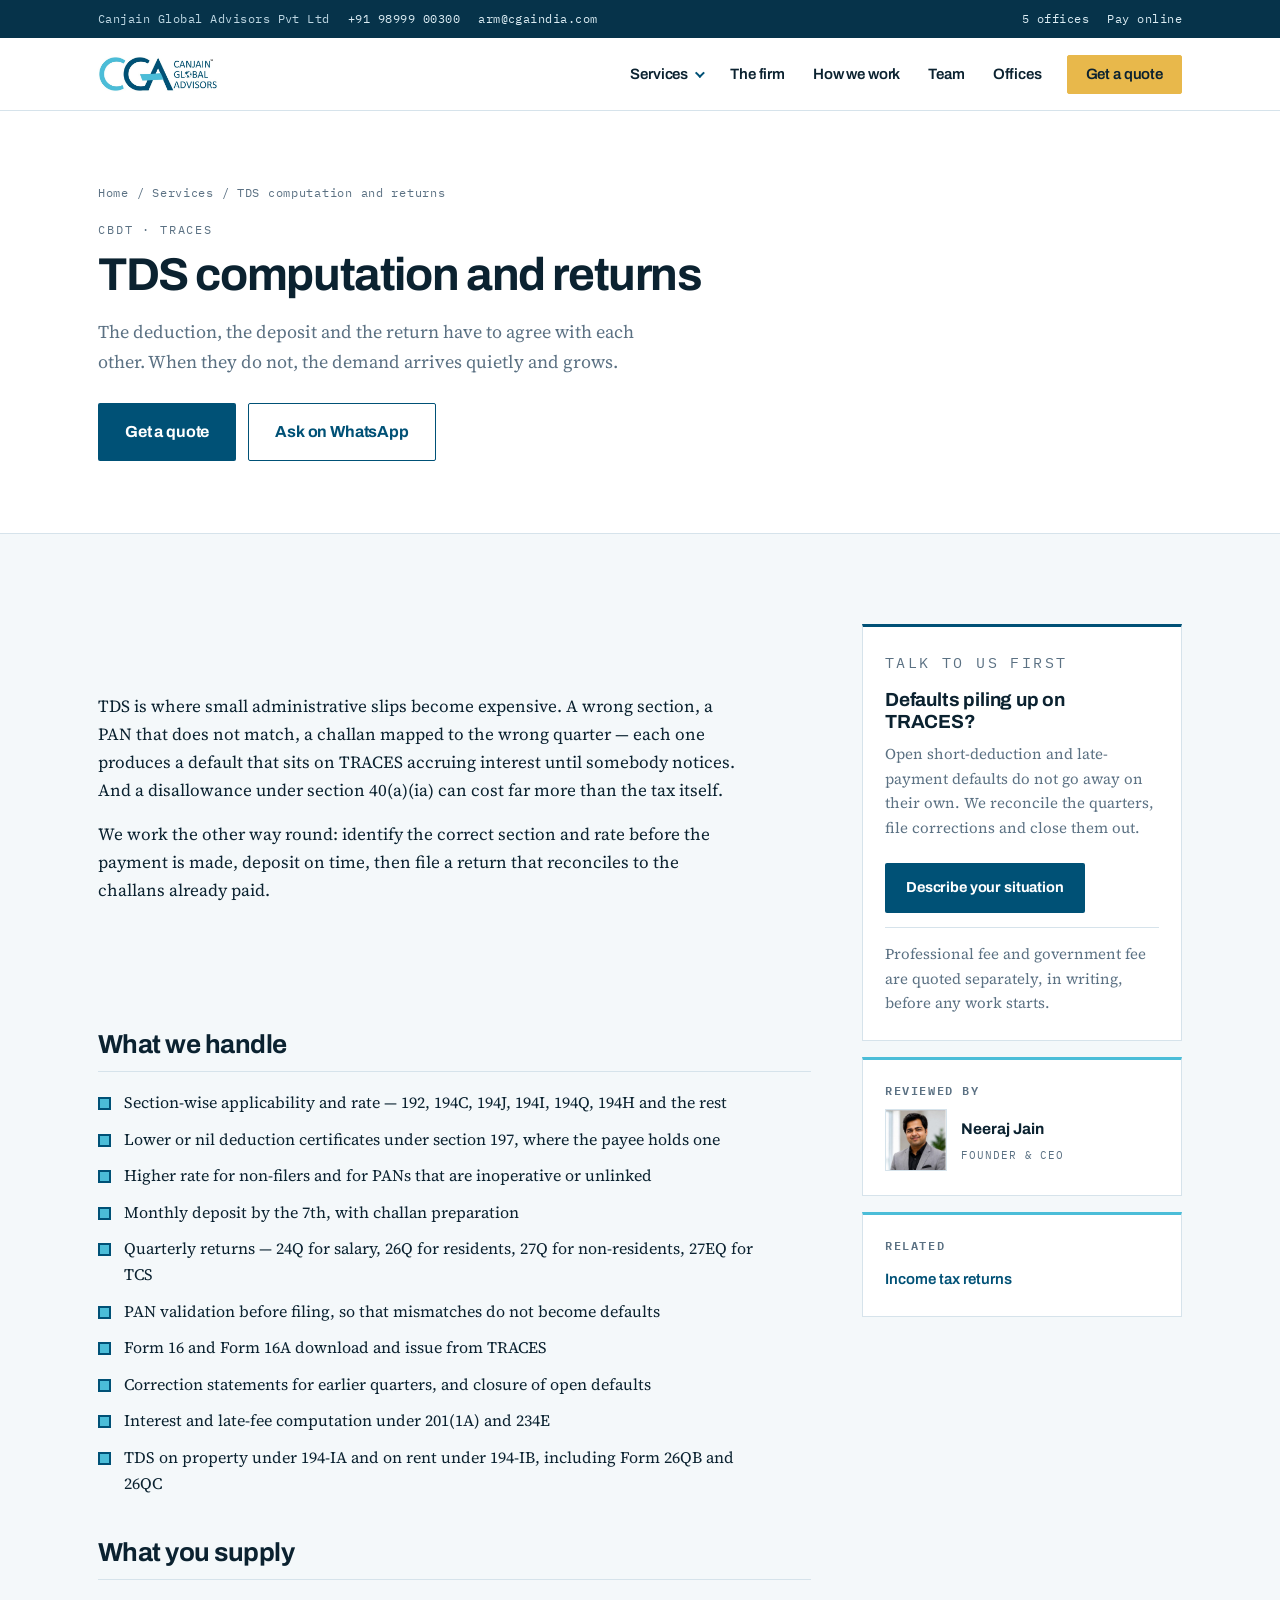
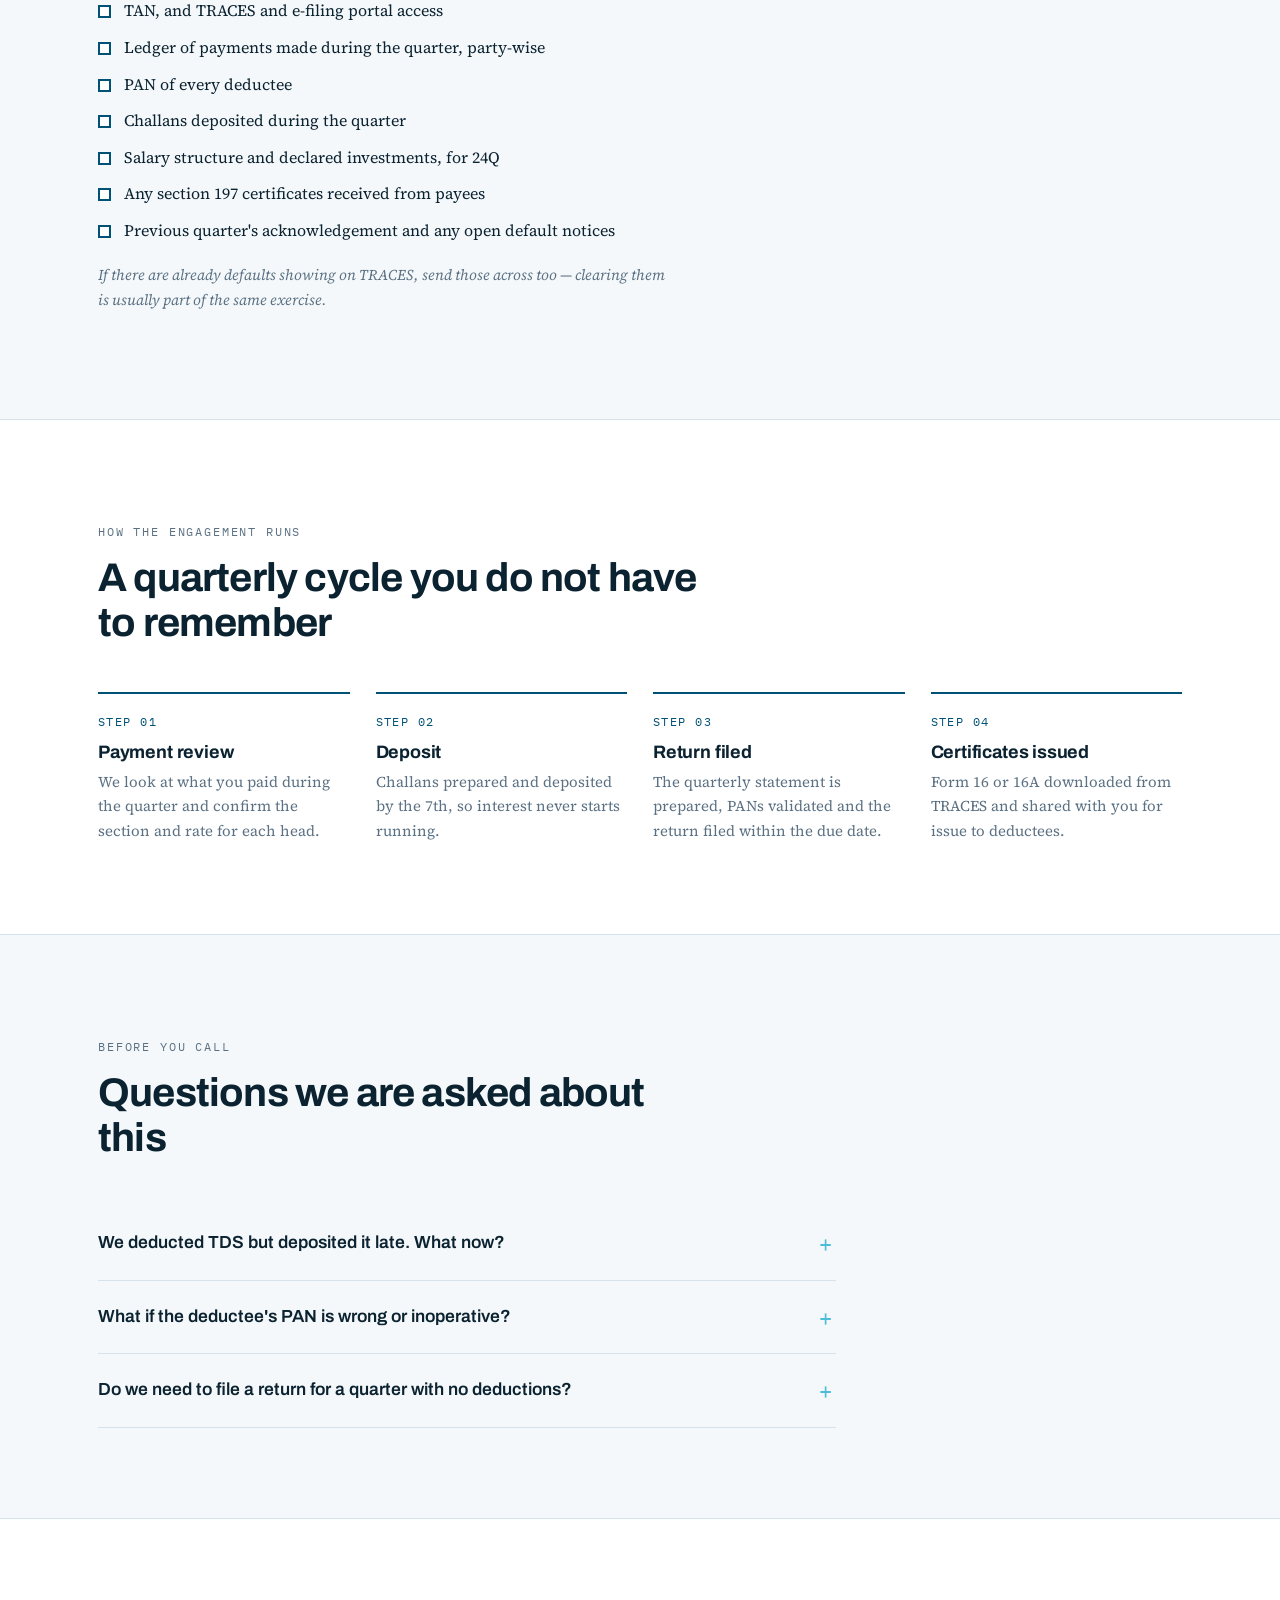
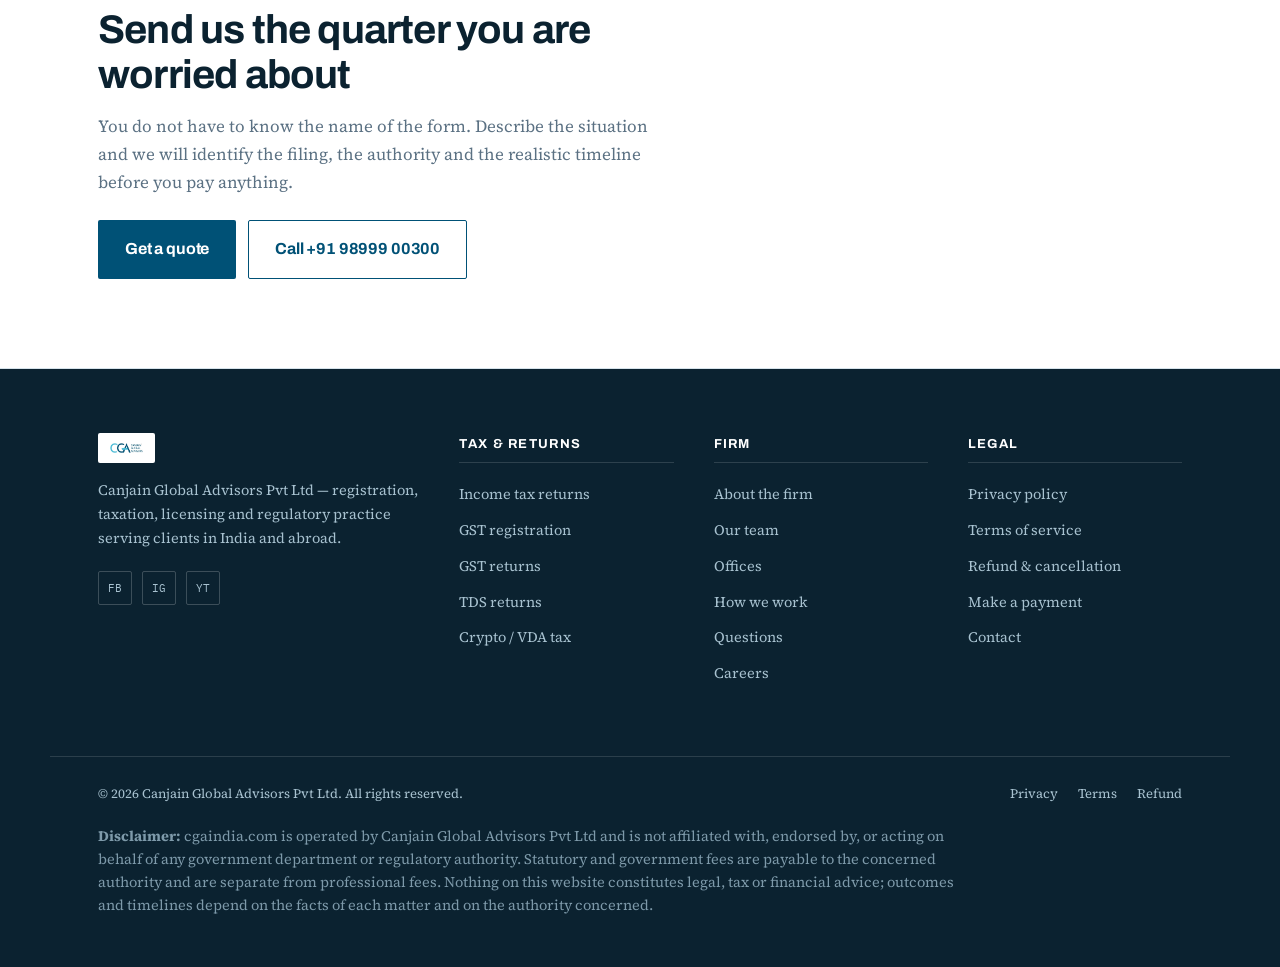
<file: tds-returns.html>
<!DOCTYPE html>
<html lang="en">
<head>
<meta charset="utf-8">
<meta name="viewport" content="width=device-width, initial-scale=1">
<title>TDS Return Filing — 24Q, 26Q, 27Q &amp; Form 16 | CGA India</title>
<meta name="description" content="Section-wise TDS computation, challan mapping, quarterly returns in Form 24Q, 26Q and 27Q, correction statements and Form 16 and 16A generation.">
<meta name="theme-color" content="#005176">
<meta name="robots" content="index,follow">
<link rel="canonical" href="https://cgaindia.com/tds-returns.html">
<meta property="og:title" content="TDS Return Filing — 24Q, 26Q, 27Q &amp; Form 16 | CGA India">
<meta property="og:description" content="Section-wise TDS computation, challan mapping, quarterly returns in Form 24Q, 26Q and 27Q, correction statements and Form 16 and 16A generation.">
<meta property="og:type" content="website">
<meta property="og:url" content="https://cgaindia.com/tds-returns.html">
<meta property="og:image" content="https://cgaindia.com/assets/cga-logo.jpeg">
<link rel="icon" href="assets/cga-logo.jpeg">
<link rel="preconnect" href="https://fonts.googleapis.com">
<link rel="preconnect" href="https://fonts.gstatic.com" crossorigin>
<link href="https://fonts.googleapis.com/css2?family=Archivo:wght@600;700;800&family=IBM+Plex+Mono:wght@400;600&family=Source+Serif+4:ital,opsz,wght@0,8..60,400;0,8..60,600;1,8..60,400&display=swap" rel="stylesheet">
<link rel="stylesheet" href="assets/styles.css">
</head>
<body>
<a class="skip" href="#main">Skip to content</a>

<div class="utility">
  <div class="wrap">
    <span>Canjain Global Advisors Pvt Ltd</span>
    <a href="tel:+919899900300">+91 98999 00300</a>
    <a href="mailto:arm@cgaindia.com">arm@cgaindia.com</a>
    <span class="spacer"></span>
    <a href="index.html#offices">5 offices</a>
    <a href="https://rzp.io/rzp/ehe2M4d" target="_blank" rel="noopener">Pay online</a>
  </div>
</div>

<header class="masthead">
  <div class="wrap">
    <a class="brand" href="index.html" aria-label="Canjain Global Advisors — home">
      <img src="assets/cga-logo.jpeg" alt="Canjain Global Advisors">
    </a>

    <button class="burger" type="button" data-burger aria-label="Menu" aria-expanded="false" aria-controls="primaryNav">
      <span></span><span></span><span></span>
    </button>

    <nav class="primary" id="primaryNav">
      <div class="drop" data-drop>
        <button class="drop-btn" type="button" data-drop-btn data-drop-href="services.html" aria-expanded="false">Services <span class="caret" aria-hidden="true"></span></button>
        <div class="drop-panel" data-drop-panel>
          <div class="dp-col">
            <p class="dp-head">Tax &amp; returns</p>
            <a href="itr-filing.html">Income tax returns</a>
            <a href="tds-returns.html">TDS computation &amp; returns</a>
            <a href="gst-registration.html">GST registration</a>
            <a href="gst-return-filing.html">GST return filing</a>
          </div>
          <div class="dp-col">
            <p class="dp-head">Specialist</p>
            <a href="crypto-tax.html">Crypto &amp; VDA taxation</a>
            <a href="foreign-income.html">Foreign income &amp; NRI</a>
            <a href="international-tax.html">International taxation</a>
            <a href="ecommerce-sellers.html">E-commerce sellers</a>
          </div>
          <div class="dp-col dp-cta">
            <p class="dp-head">Not listed?</p>
            <p class="dp-note">Registrations, trademark, licences, ROC and environment work are handled too — the full register is on one page.</p>
            <a class="dp-all" href="services.html">See all services →</a>
          </div>
        </div>
      </div>
      <a href="about.html">The firm</a>
      <a href="index.html#process">How we work</a>
      <a href="team.html">Team</a>
      <a href="index.html#offices">Offices</a>
      <a class="btn btn-gold" href="index.html#enquire">Get a quote</a>
    </nav>
  </div>
</header>

<main id="main">
  <div class="page-head">
    <div class="wrap">
      <p class="crumb"><a href="index.html">Home</a> / <a href="services.html">Services</a> / TDS computation and returns</p>
      <p class="eyebrow">CBDT · TRACES</p>
      <h1>TDS computation and returns</h1>
      <p class="lede">The deduction, the deposit and the return have to agree with each other. When they do not, the demand arrives quietly and grows.</p>
      <div class="hero-actions">
        <a class="btn btn-solid btn-lg" href="index.html#enquire">Get a quote</a>
        <a class="btn btn-line btn-lg" href="https://wa.me/919899900300?text=Hi%20Canjain%2C%20I%20need%20help%20with%20tds%20returns" target="_blank" rel="noopener">Ask on WhatsApp</a>
      </div>
    </div>
  </div>

  <section>
    <div class="wrap svc">
      <div class="svc-main">
        <div class="prose">
          <p>TDS is where small administrative slips become expensive. A wrong section, a PAN that does not match, a challan mapped to the wrong quarter — each one produces a default that sits on TRACES accruing interest until somebody notices. And a disallowance under section 40(a)(ia) can cost far more than the tax itself.</p><p>We work the other way round: identify the correct section and rate before the payment is made, deposit on time, then file a return that reconciles to the challans already paid.</p>
        </div>

        <h2 class="svc-h">What we handle</h2>
        <ul class="checklist">
        <li>Section-wise applicability and rate — 192, 194C, 194J, 194I, 194Q, 194H and the rest</li>
        <li>Lower or nil deduction certificates under section 197, where the payee holds one</li>
        <li>Higher rate for non-filers and for PANs that are inoperative or unlinked</li>
        <li>Monthly deposit by the 7th, with challan preparation</li>
        <li>Quarterly returns — 24Q for salary, 26Q for residents, 27Q for non-residents, 27EQ for TCS</li>
        <li>PAN validation before filing, so that mismatches do not become defaults</li>
        <li>Form 16 and Form 16A download and issue from TRACES</li>
        <li>Correction statements for earlier quarters, and closure of open defaults</li>
        <li>Interest and late-fee computation under 201(1A) and 234E</li>
        <li>TDS on property under 194-IA and on rent under 194-IB, including Form 26QB and 26QC</li>
        </ul>

        <h2 class="svc-h">What you supply</h2>
        <ul class="checklist checklist--docs">
        <li>TAN, and TRACES and e-filing portal access</li>
        <li>Ledger of payments made during the quarter, party-wise</li>
        <li>PAN of every deductee</li>
        <li>Challans deposited during the quarter</li>
        <li>Salary structure and declared investments, for 24Q</li>
        <li>Any section 197 certificates received from payees</li>
        <li>Previous quarter's acknowledgement and any open default notices</li>
        </ul>
        <p class="svc-note">If there are already defaults showing on TRACES, send those across too — clearing them is usually part of the same exercise.</p>
      </div>

      <aside class="svc-aside">
        <div class="svc-card">
          <p class="eyebrow">Talk to us first</p>
          <h3>Defaults piling up on TRACES?</h3>
          <p>Open short-deduction and late-payment defaults do not go away on their own. We reconcile the quarters, file corrections and close them out.</p>
          <a class="btn btn-solid" href="index.html#enquire">Describe your situation</a>
          <p class="svc-card__note">Professional fee and government fee are quoted separately, in writing, before any work starts.</p>
        </div>
        <div class="svc-card svc-card--plain">
          <h4>Reviewed by</h4>
          <div class="svc-founder">
            <img src="assets/neeraj-sq.jpg" alt="Neeraj Jain" width="320" height="320" loading="lazy" decoding="async">
            <span>
              <span class="fn">Neeraj Jain</span>
              <span class="fr">Founder &amp; CEO</span>
            </span>
          </div>
        </div>
        <div class="svc-card svc-card--plain">
          <h4>Related</h4>
          <ul>
          <li><a href="itr-filing.html">Income tax returns</a></li>
          </ul>
        </div>
      </aside>
    </div>
  </section>

  <section class="band">
    <div class="wrap">
      <div class="section-head reveal">
        <p class="eyebrow">How the engagement runs</p>
        <h2>A quarterly cycle you do not have to remember</h2>
      </div>
      <div class="stages reveal">
        <div class="stage">
          <p class="no">STEP 01</p>
          <h3>Payment review</h3>
          <p>We look at what you paid during the quarter and confirm the section and rate for each head.</p>
        </div>
        <div class="stage">
          <p class="no">STEP 02</p>
          <h3>Deposit</h3>
          <p>Challans prepared and deposited by the 7th, so interest never starts running.</p>
        </div>
        <div class="stage">
          <p class="no">STEP 03</p>
          <h3>Return filed</h3>
          <p>The quarterly statement is prepared, PANs validated and the return filed within the due date.</p>
        </div>
        <div class="stage">
          <p class="no">STEP 04</p>
          <h3>Certificates issued</h3>
          <p>Form 16 or 16A downloaded from TRACES and shared with you for issue to deductees.</p>
        </div>
      </div>
    </div>
  </section>

  <section>
    <div class="wrap">
      <div class="section-head reveal">
        <p class="eyebrow">Before you call</p>
        <h2>Questions we are asked about this</h2>
      </div>
      <div class="faq reveal">
        <details>
          <summary>We deducted TDS but deposited it late. What now?</summary>
          <p>Interest under section 201(1A) runs from the date of deduction to the date of deposit, at the prescribed monthly rate. Deposit it with interest and disclose it correctly in the return — that closes the exposure. Leaving it out only means the demand appears later with more interest on it.</p>
        </details>
        <details>
          <summary>What if the deductee's PAN is wrong or inoperative?</summary>
          <p>Deduction has to be at the higher rate the Act prescribes, and the credit will not reach the deductee until the PAN is corrected. We validate PANs before filing rather than after, because a correction statement is more work than getting it right the first time.</p>
        </details>
        <details>
          <summary>Do we need to file a return for a quarter with no deductions?</summary>
          <p>There is no statutory nil return, but filing a declaration for a nil quarter on TRACES prevents the automated notice that otherwise follows. We do it as a matter of routine.</p>
        </details>
      </div>
    </div>
  </section>

  <section class="band svc-end">
    <div class="wrap">
      <h2>Send us the quarter you are worried about</h2>
      <p>You do not have to know the name of the form. Describe the situation and we will identify the filing, the authority and the realistic timeline before you pay anything.</p>
      <div class="hero-actions">
        <a class="btn btn-solid btn-lg" href="index.html#enquire">Get a quote</a>
        <a class="btn btn-line btn-lg" href="tel:+919899900300">Call +91 98999 00300</a>
      </div>
    </div>
  </section>

</main>

<footer class="site">
  <div class="wrap top">
    <div>
      <img class="mark" src="assets/cga-logo.jpeg" alt="Canjain Global Advisors">
      <p>Canjain Global Advisors Pvt Ltd — registration, taxation, licensing and regulatory practice serving clients in India and abroad.</p>
      <div class="social">
        <a href="https://www.facebook.com/profile.php?id=100081348033294" target="_blank" rel="noopener" aria-label="Facebook">FB</a>
        <a href="https://www.instagram.com/canjain_" target="_blank" rel="noopener" aria-label="Instagram">IG</a>
        <a href="https://www.youtube.com/@canjain" target="_blank" rel="noopener" aria-label="YouTube">YT</a>
      </div>
    </div>
    <div>
      <h4>Tax &amp; returns</h4>
      <ul>
        <li><a href="itr-filing.html">Income tax returns</a></li>
        <li><a href="gst-registration.html">GST registration</a></li>
        <li><a href="gst-return-filing.html">GST returns</a></li>
        <li><a href="tds-returns.html">TDS returns</a></li>
        <li><a href="crypto-tax.html">Crypto / VDA tax</a></li>
      </ul>
    </div>
    <div>
      <h4>Firm</h4>
      <ul>
        <li><a href="about.html">About the firm</a></li>
        <li><a href="team.html">Our team</a></li>
        <li><a href="index.html#offices">Offices</a></li>
        <li><a href="index.html#process">How we work</a></li>
        <li><a href="index.html#faq">Questions</a></li>
        <li><a href="mailto:admin@cgaindia.com">Careers</a></li>
      </ul>
    </div>
    <div>
      <h4>Legal</h4>
      <ul>
        <li><a href="privacy.html">Privacy policy</a></li>
        <li><a href="terms.html">Terms of service</a></li>
        <li><a href="refund.html">Refund &amp; cancellation</a></li>
        <li><a href="https://rzp.io/rzp/ehe2M4d" target="_blank" rel="noopener">Make a payment</a></li>
        <li><a href="index.html#enquire">Contact</a></li>
      </ul>
    </div>
  </div>
  <div class="wrap legal">
    <div class="row">
      <span>© <span id="yr">2026</span> Canjain Global Advisors Pvt Ltd. All rights reserved.</span>
      <span class="spacer"></span>
      <a href="privacy.html">Privacy</a>
      <a href="terms.html">Terms</a>
      <a href="refund.html">Refund</a>
    </div>
    <p class="disclaimer"><strong>Disclaimer:</strong> cgaindia.com is operated by Canjain Global Advisors Pvt Ltd and is not affiliated with, endorsed by, or acting on behalf of any government department or regulatory authority. Statutory and government fees are payable to the concerned authority and are separate from professional fees. Nothing on this website constitutes legal, tax or financial advice; outcomes and timelines depend on the facts of each matter and on the authority concerned.</p>
  </div>
</footer>

<div class="callbar">
  <a href="tel:+919899900300">Call now</a>
  <a class="wa" href="https://wa.me/919899900300?text=Hi%20Canjain%2C%20I%20need%20help%20with%20" target="_blank" rel="noopener">WhatsApp</a>
</div>

<script src="assets/site.js"></script>
</body>
</html>
</file>
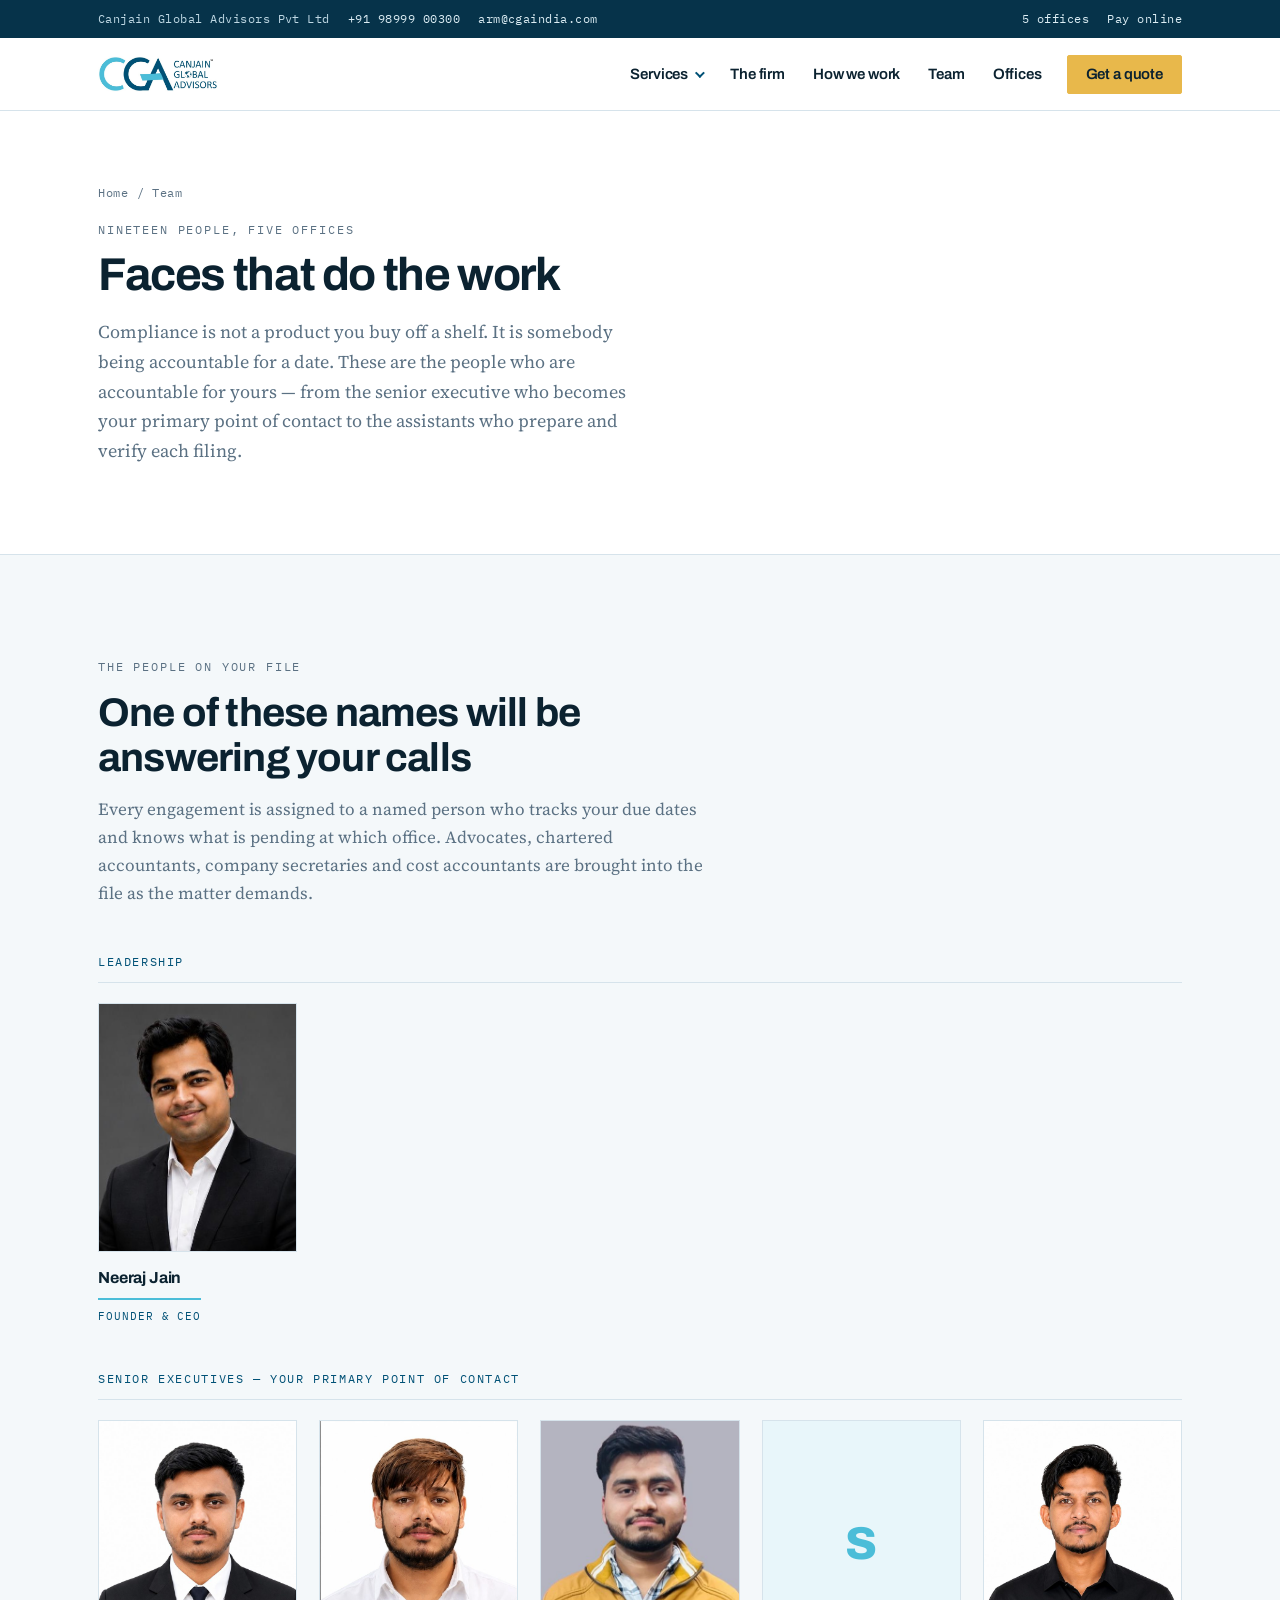
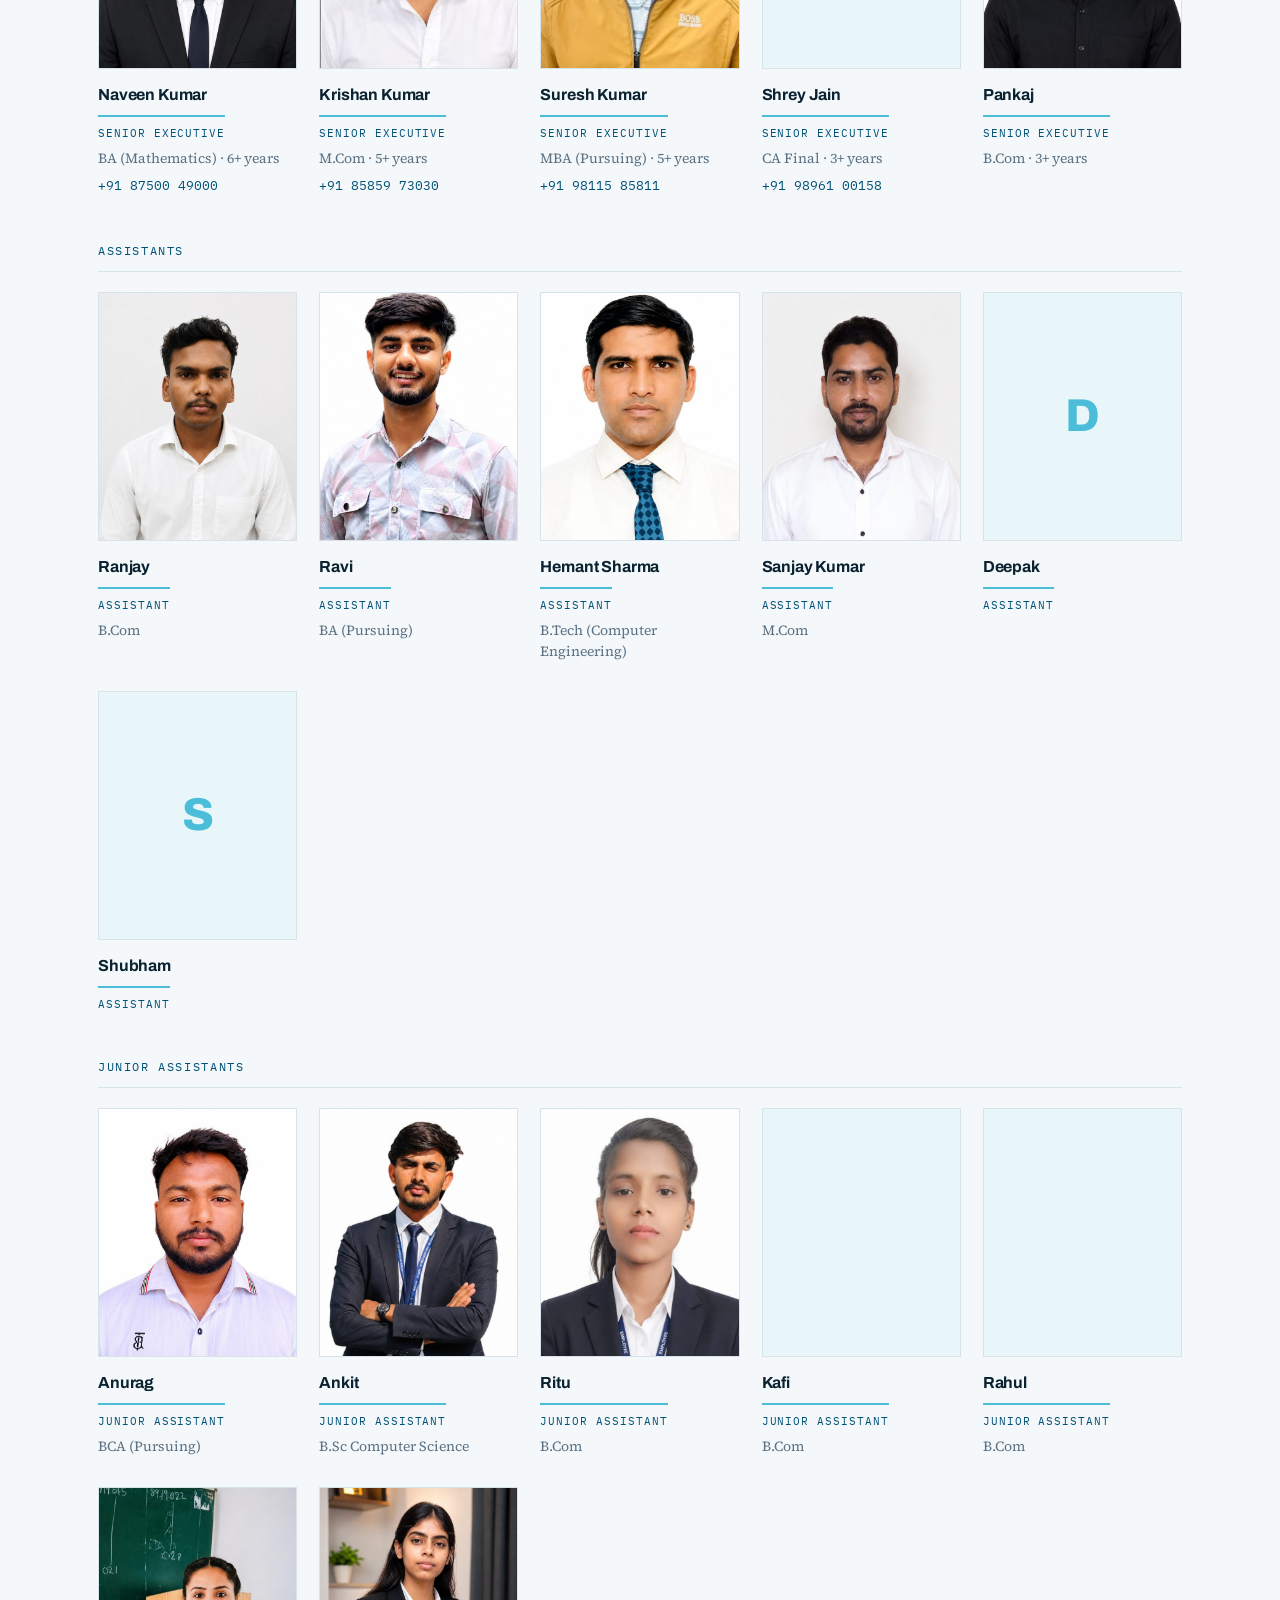
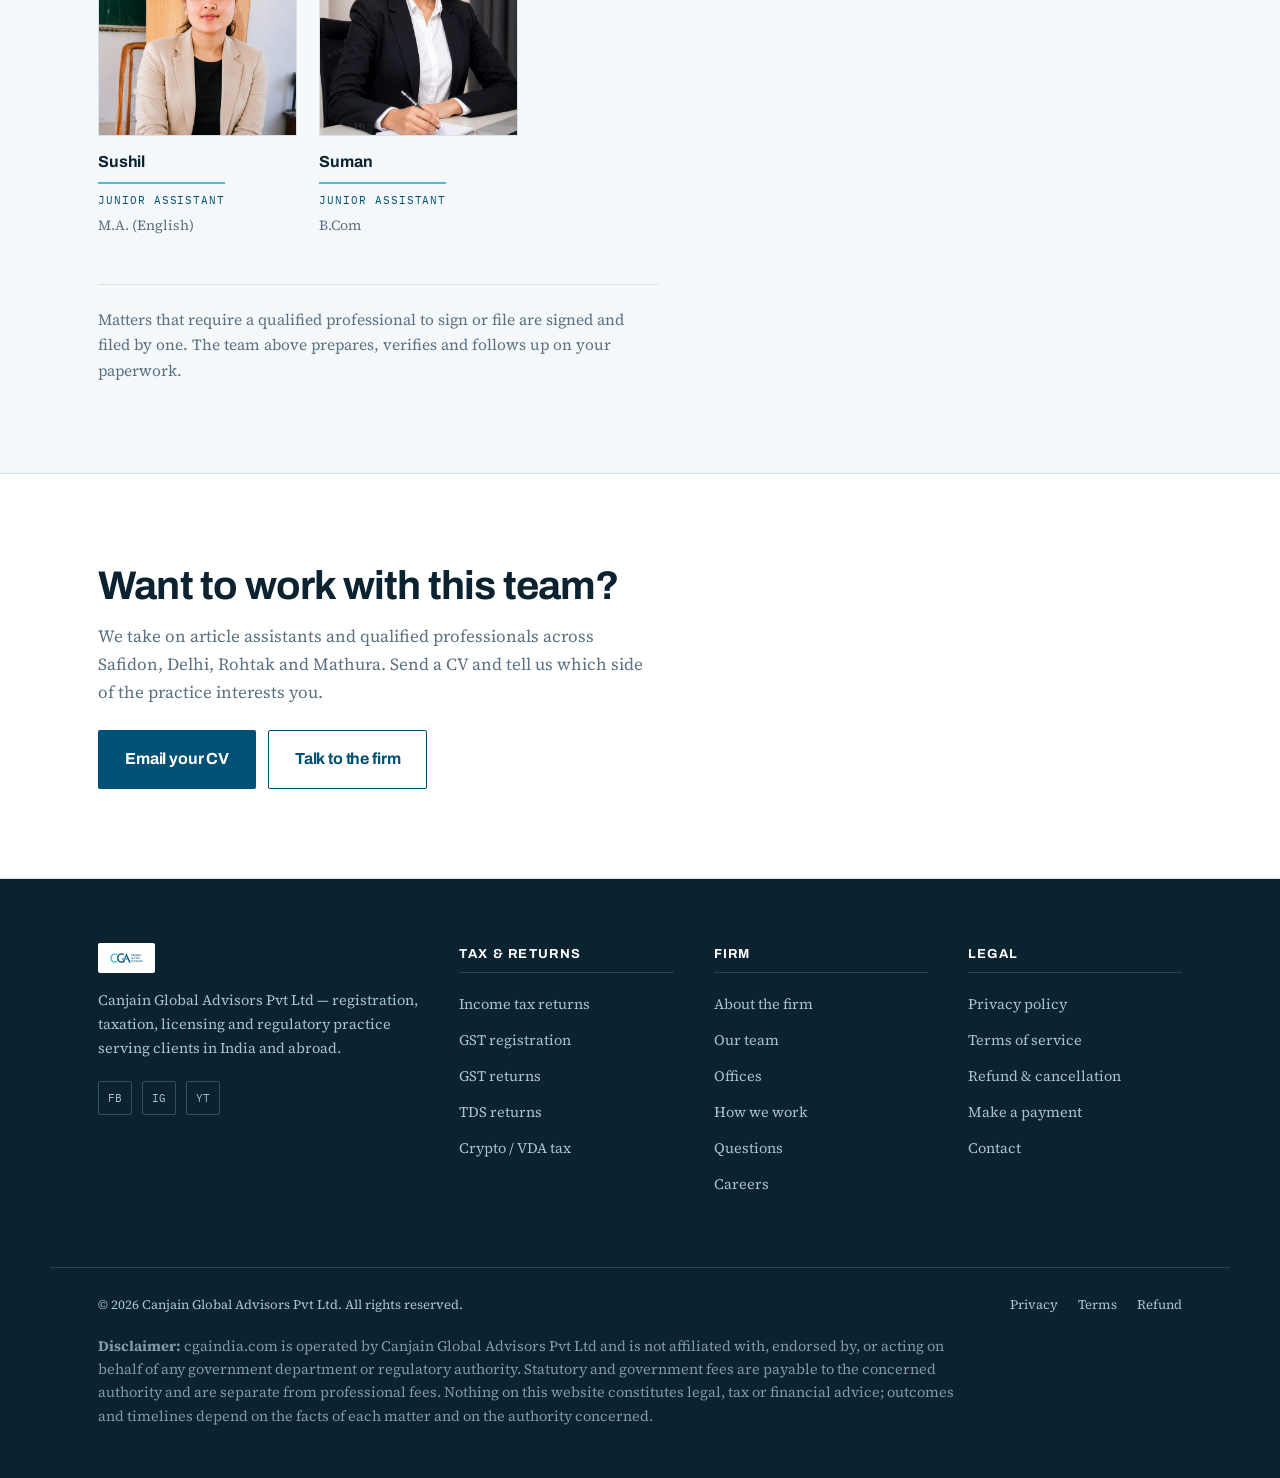
<file: team.html>
<!DOCTYPE html>
<html lang="en">
<head>
<meta charset="utf-8">
<meta name="viewport" content="width=device-width, initial-scale=1">
<title>Privacy policy — Canjain Global Advisors</title>
<meta name="description" content="The 19 people behind Canjain Global Advisors — leadership, senior executives, assistants and junior assistants across five offices in UP, Delhi and Haryana.">
<meta name="theme-color" content="#005176">
<meta name="robots" content="index,follow">
<link rel="canonical" href="https://cgaindia.com/team.html">
<link rel="icon" href="assets/cga-logo.jpeg">
<link rel="preconnect" href="https://fonts.googleapis.com">
<link rel="preconnect" href="https://fonts.gstatic.com" crossorigin>
<link href="https://fonts.googleapis.com/css2?family=Archivo:wght@600;700;800&family=IBM+Plex+Mono:wght@400;600&family=Source+Serif+4:ital,opsz,wght@0,8..60,400;0,8..60,600;1,8..60,400&display=swap" rel="stylesheet">
<link rel="stylesheet" href="assets/styles.css">
</head>
<body>
<a class="skip" href="#main">Skip to content</a>

<div class="utility">
  <div class="wrap">
    <span>Canjain Global Advisors Pvt Ltd</span>
    <a href="tel:+919899900300">+91 98999 00300</a>
    <a href="mailto:arm@cgaindia.com">arm@cgaindia.com</a>
    <span class="spacer"></span>
    <a href="index.html#offices">5 offices</a>
    <a href="https://rzp.io/rzp/ehe2M4d" target="_blank" rel="noopener">Pay online</a>
  </div>
</div>

<header class="masthead">
  <div class="wrap">
    <a class="brand" href="index.html" aria-label="Canjain Global Advisors — home">
      <img src="assets/cga-logo.jpeg" alt="Canjain Global Advisors">
    </a>

    <button class="burger" type="button" data-burger aria-label="Menu" aria-expanded="false" aria-controls="primaryNav">
      <span></span><span></span><span></span>
    </button>

    <nav class="primary" id="primaryNav">
      <div class="drop" data-drop>
        <button class="drop-btn" type="button" data-drop-btn data-drop-href="services.html" aria-expanded="false">Services <span class="caret" aria-hidden="true"></span></button>
        <div class="drop-panel" data-drop-panel>
          <div class="dp-col">
            <p class="dp-head">Tax &amp; returns</p>
            <a href="itr-filing.html">Income tax returns</a>
            <a href="tds-returns.html">TDS computation &amp; returns</a>
            <a href="gst-registration.html">GST registration</a>
            <a href="gst-return-filing.html">GST return filing</a>
          </div>
          <div class="dp-col">
            <p class="dp-head">Specialist</p>
            <a href="crypto-tax.html">Crypto &amp; VDA taxation</a>
            <a href="foreign-income.html">Foreign income &amp; NRI</a>
            <a href="international-tax.html">International taxation</a>
            <a href="ecommerce-sellers.html">E-commerce sellers</a>
          </div>
          <div class="dp-col dp-cta">
            <p class="dp-head">Not listed?</p>
            <p class="dp-note">Registrations, trademark, licences, ROC and environment work are handled too — the full register is on one page.</p>
            <a class="dp-all" href="services.html">See all services →</a>
          </div>
        </div>
      </div>
      <a href="about.html">The firm</a>
      <a href="index.html#process">How we work</a>
      <a href="team.html">Team</a>
      <a href="index.html#offices">Offices</a>
      <a class="btn btn-gold" href="index.html#enquire">Get a quote</a>
    </nav>
  </div>
</header>

<main id="main">

  <div class="page-head">
    <div class="wrap">
      <p class="crumb"><a href="index.html">Home</a> / Team</p>
      <p class="eyebrow">Nineteen people, five offices</p>
      <h1>Faces that do the work</h1>
      <p class="lede">Compliance is not a product you buy off a shelf. It is somebody being accountable for a date. These are the people who are accountable for yours — from the senior executive who becomes your primary point of contact to the assistants who prepare and verify each filing.</p>
    </div>
  </div>

    <section id="team">
    <div class="wrap">
      <div class="section-head reveal">
        <p class="eyebrow">The people on your file</p>
        <h2>One of these names will be answering your calls</h2>
        <p>Every engagement is assigned to a named person who tracks your due dates and knows what is pending at which office. Advocates, chartered accountants, company secretaries and cost accountants are brought into the file as the matter demands.</p>
      </div>
      <p class="tier">Leadership</p>
      <div class="team reveal">
        <figure class="member">
          <div class="shot"><img src="assets/neeraj.jpg" alt="Neeraj Jain" width="640" height="800" loading="lazy" decoding="async"></div>
          <figcaption>
            <span class="nm">Neeraj Jain</span>
            <span class="rl">Founder &amp; CEO</span>
          </figcaption>
        </figure>
      </div>

      <p class="tier">Senior executives — your primary point of contact</p>
      <div class="team reveal">
        <figure class="member">
          <div class="shot"><img src="assets/naveen-kumar.jpg" alt="Naveen Kumar" width="640" height="800" loading="lazy" decoding="async"></div>
          <figcaption>
            <span class="nm">Naveen Kumar</span>
            <span class="rl">Senior Executive</span>
            <span class="ql">BA (Mathematics) · 6+ years</span>
            <a class="tl" href="tel:+918750049000">+91 87500 49000</a>
          </figcaption>
        </figure>
        <figure class="member">
          <div class="shot"><img src="assets/krishan-kumar.jpg" alt="Krishan Kumar" width="640" height="800" loading="lazy" decoding="async"></div>
          <figcaption>
            <span class="nm">Krishan Kumar</span>
            <span class="rl">Senior Executive</span>
            <span class="ql">M.Com · 5+ years</span>
            <a class="tl" href="tel:+918585973030">+91 85859 73030</a>
          </figcaption>
        </figure>
        <figure class="member">
          <div class="shot"><img src="assets/suresh-kumar.jpg" alt="Suresh Kumar" width="421" height="526" loading="lazy" decoding="async"></div>
          <figcaption>
            <span class="nm">Suresh Kumar</span>
            <span class="rl">Senior Executive</span>
            <span class="ql">MBA (Pursuing) · 5+ years</span>
            <a class="tl" href="tel:+919811585811">+91 98115 85811</a>
          </figcaption>
        </figure>
        <figure class="member">
          <div class="shot shot-init" aria-hidden="true"><span>S</span></div>
          <figcaption>
            <span class="nm">Shrey Jain</span>
            <span class="rl">Senior Executive</span>
            <span class="ql">CA Final · 3+ years</span>
            <a class="tl" href="tel:+919896100158">+91 98961 00158</a>
          </figcaption>
        </figure>
        <figure class="member">
          <div class="shot"><img src="assets/pankaj.jpg" alt="Pankaj" width="640" height="800" loading="lazy" decoding="async"></div>
          <figcaption>
            <span class="nm">Pankaj</span>
            <span class="rl">Senior Executive</span>
            <span class="ql">B.Com · 3+ years</span>
          </figcaption>
        </figure>
      </div>

      <p class="tier">Assistants</p>
      <div class="team reveal">
        <figure class="member">
          <div class="shot"><img src="assets/ranjay.jpg" alt="Ranjay" width="640" height="800" loading="lazy" decoding="async"></div>
          <figcaption>
            <span class="nm">Ranjay</span>
            <span class="rl">Assistant</span>
            <span class="ql">B.Com</span>
          </figcaption>
        </figure>
        <figure class="member">
          <div class="shot"><img src="assets/ravi.jpg" alt="Ravi" width="640" height="800" loading="lazy" decoding="async"></div>
          <figcaption>
            <span class="nm">Ravi</span>
            <span class="rl">Assistant</span>
            <span class="ql">BA (Pursuing)</span>
          </figcaption>
        </figure>
        <figure class="member">
          <div class="shot"><img src="assets/hemant-sharma.jpg" alt="Hemant Sharma" width="640" height="800" loading="lazy" decoding="async"></div>
          <figcaption>
            <span class="nm">Hemant Sharma</span>
            <span class="rl">Assistant</span>
            <span class="ql">B.Tech (Computer Engineering)</span>
          </figcaption>
        </figure>
        <figure class="member">
          <div class="shot"><img src="assets/sanjay-kumar.jpg" alt="Sanjay Kumar" width="640" height="800" loading="lazy" decoding="async"></div>
          <figcaption>
            <span class="nm">Sanjay Kumar</span>
            <span class="rl">Assistant</span>
            <span class="ql">M.Com</span>
          </figcaption>
        </figure>
        <figure class="member">
          <div class="shot shot-init" aria-hidden="true"><span>D</span></div>
          <figcaption>
            <span class="nm">Deepak</span>
            <span class="rl">Assistant</span>
          </figcaption>
        </figure>
        <figure class="member">
          <div class="shot shot-init" aria-hidden="true"><span>S</span></div>
          <figcaption>
            <span class="nm">Shubham</span>
            <span class="rl">Assistant</span>
          </figcaption>
        </figure>
      </div>

      <p class="tier">Junior assistants</p>
      <div class="team reveal">
        <figure class="member">
          <div class="shot"><img src="assets/anurag.jpg" alt="Anurag" width="640" height="800" loading="lazy" decoding="async"></div>
          <figcaption>
            <span class="nm">Anurag</span>
            <span class="rl">Junior Assistant</span>
            <span class="ql">BCA (Pursuing)</span>
          </figcaption>
        </figure>
        <figure class="member">
          <div class="shot"><img src="assets/ankit.jpg" alt="Ankit" width="640" height="800" loading="lazy" decoding="async"></div>
          <figcaption>
            <span class="nm">Ankit</span>
            <span class="rl">Junior Assistant</span>
            <span class="ql">B.Sc Computer Science</span>
          </figcaption>
        </figure>
        <figure class="member">
          <div class="shot"><img src="assets/ritu.jpg" alt="Ritu" width="640" height="800" loading="lazy" decoding="async"></div>
          <figcaption>
            <span class="nm">Ritu</span>
            <span class="rl">Junior Assistant</span>
            <span class="ql">B.Com</span>
          </figcaption>
        </figure>
        <figure class="member">
          <div class="shot"><img src="assets/kafi.jpg" alt="Kafi" width="640" height="800" loading="lazy" decoding="async"></div>
          <figcaption>
            <span class="nm">Kafi</span>
            <span class="rl">Junior Assistant</span>
            <span class="ql">B.Com</span>
          </figcaption>
        </figure>
        <figure class="member">
          <div class="shot"><img src="assets/rahul.jpg" alt="Rahul" width="640" height="800" loading="lazy" decoding="async"></div>
          <figcaption>
            <span class="nm">Rahul</span>
            <span class="rl">Junior Assistant</span>
            <span class="ql">B.Com</span>
          </figcaption>
        </figure>
        <figure class="member">
          <div class="shot"><img src="assets/sushil.jpg" alt="Sushil" width="640" height="800" loading="lazy" decoding="async"></div>
          <figcaption>
            <span class="nm">Sushil</span>
            <span class="rl">Junior Assistant</span>
            <span class="ql">M.A. (English)</span>
          </figcaption>
        </figure>
        <figure class="member">
          <div class="shot"><img src="assets/suman.jpg" alt="Suman" width="640" height="800" loading="lazy" decoding="async"></div>
          <figcaption>
            <span class="nm">Suman</span>
            <span class="rl">Junior Assistant</span>
            <span class="ql">B.Com</span>
          </figcaption>
        </figure>
      </div>

      <p class="team-note reveal">Matters that require a qualified professional to sign or file are signed and filed by one. The team above prepares, verifies and follows up on your paperwork.</p>
    </div>
  </section>


  <section class="band svc-end">
    <div class="wrap">
      <h2>Want to work with this team?</h2>
      <p>We take on article assistants and qualified professionals across Safidon, Delhi, Rohtak and Mathura. Send a CV and tell us which side of the practice interests you.</p>
      <div class="hero-actions">
        <a class="btn btn-solid btn-lg" href="mailto:admin@cgaindia.com?subject=Application%20—%20CGA%20India">Email your CV</a>
        <a class="btn btn-line btn-lg" href="index.html#enquire">Talk to the firm</a>
      </div>
    </div>
  </section>

</main>

<footer class="site">
  <div class="wrap top">
    <div>
      <img class="mark" src="assets/cga-logo.jpeg" alt="Canjain Global Advisors">
      <p>Canjain Global Advisors Pvt Ltd — registration, taxation, licensing and regulatory practice serving clients in India and abroad.</p>
      <div class="social">
        <a href="https://www.facebook.com/profile.php?id=100081348033294" target="_blank" rel="noopener" aria-label="Facebook">FB</a>
        <a href="https://www.instagram.com/canjain_" target="_blank" rel="noopener" aria-label="Instagram">IG</a>
        <a href="https://www.youtube.com/@canjain" target="_blank" rel="noopener" aria-label="YouTube">YT</a>
      </div>
    </div>
    <div>
      <h4>Tax &amp; returns</h4>
      <ul>
        <li><a href="itr-filing.html">Income tax returns</a></li>
        <li><a href="gst-registration.html">GST registration</a></li>
        <li><a href="gst-return-filing.html">GST returns</a></li>
        <li><a href="tds-returns.html">TDS returns</a></li>
        <li><a href="crypto-tax.html">Crypto / VDA tax</a></li>
      </ul>
    </div>
    <div>
      <h4>Firm</h4>
      <ul>
        <li><a href="about.html">About the firm</a></li>
        <li><a href="team.html">Our team</a></li>
        <li><a href="index.html#offices">Offices</a></li>
        <li><a href="index.html#process">How we work</a></li>
        <li><a href="index.html#faq">Questions</a></li>
        <li><a href="mailto:admin@cgaindia.com">Careers</a></li>
      </ul>
    </div>
    <div>
      <h4>Legal</h4>
      <ul>
        <li><a href="privacy.html">Privacy policy</a></li>
        <li><a href="terms.html">Terms of service</a></li>
        <li><a href="refund.html">Refund &amp; cancellation</a></li>
        <li><a href="https://rzp.io/rzp/ehe2M4d" target="_blank" rel="noopener">Make a payment</a></li>
        <li><a href="index.html#enquire">Contact</a></li>
      </ul>
    </div>
  </div>
  <div class="wrap legal">
    <div class="row">
      <span>© <span id="yr">2026</span> Canjain Global Advisors Pvt Ltd. All rights reserved.</span>
      <span class="spacer"></span>
      <a href="privacy.html">Privacy</a>
      <a href="terms.html">Terms</a>
      <a href="refund.html">Refund</a>
    </div>
    <p class="disclaimer"><strong>Disclaimer:</strong> cgaindia.com is operated by Canjain Global Advisors Pvt Ltd and is not affiliated with, endorsed by, or acting on behalf of any government department or regulatory authority. Statutory and government fees are payable to the concerned authority and are separate from professional fees. Nothing on this website constitutes legal, tax or financial advice; outcomes and timelines depend on the facts of each matter and on the authority concerned.</p>
  </div>
</footer>
<script src="assets/site.js"></script>
</body>
</html>
</file>
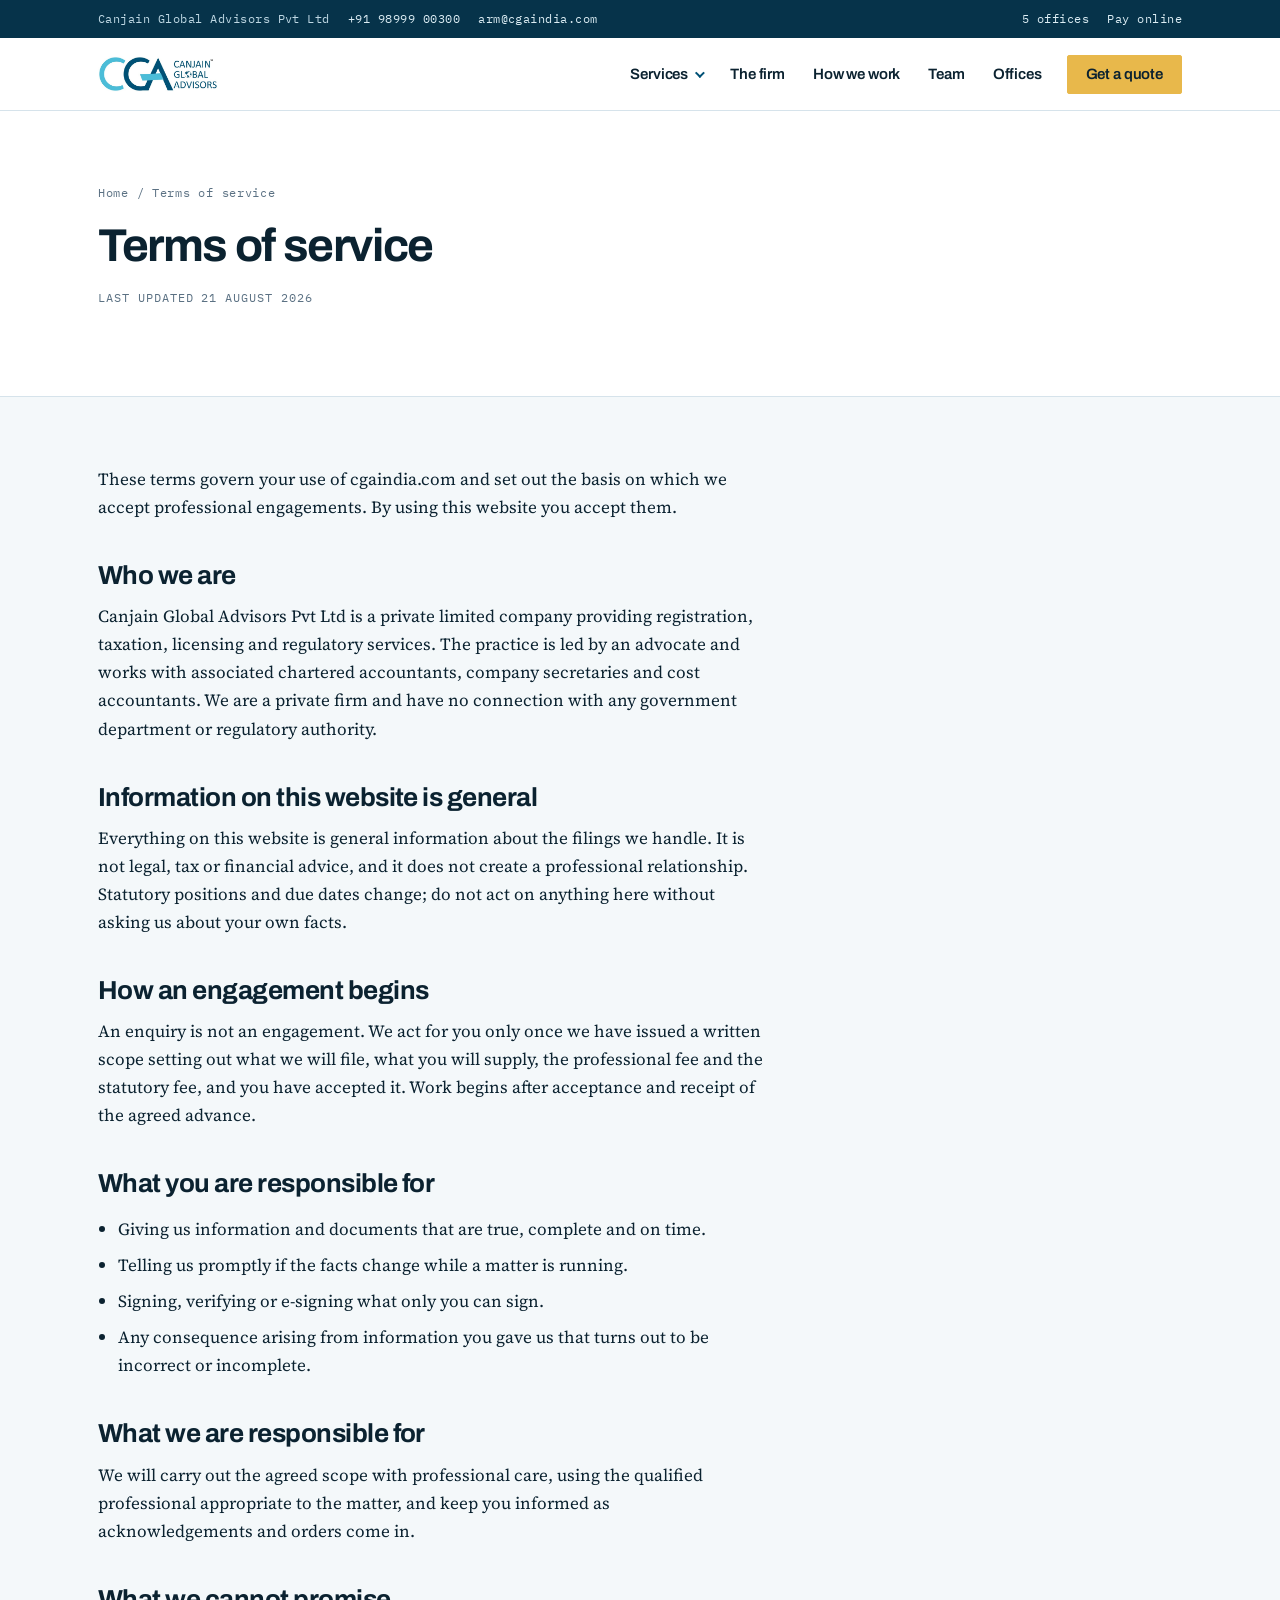
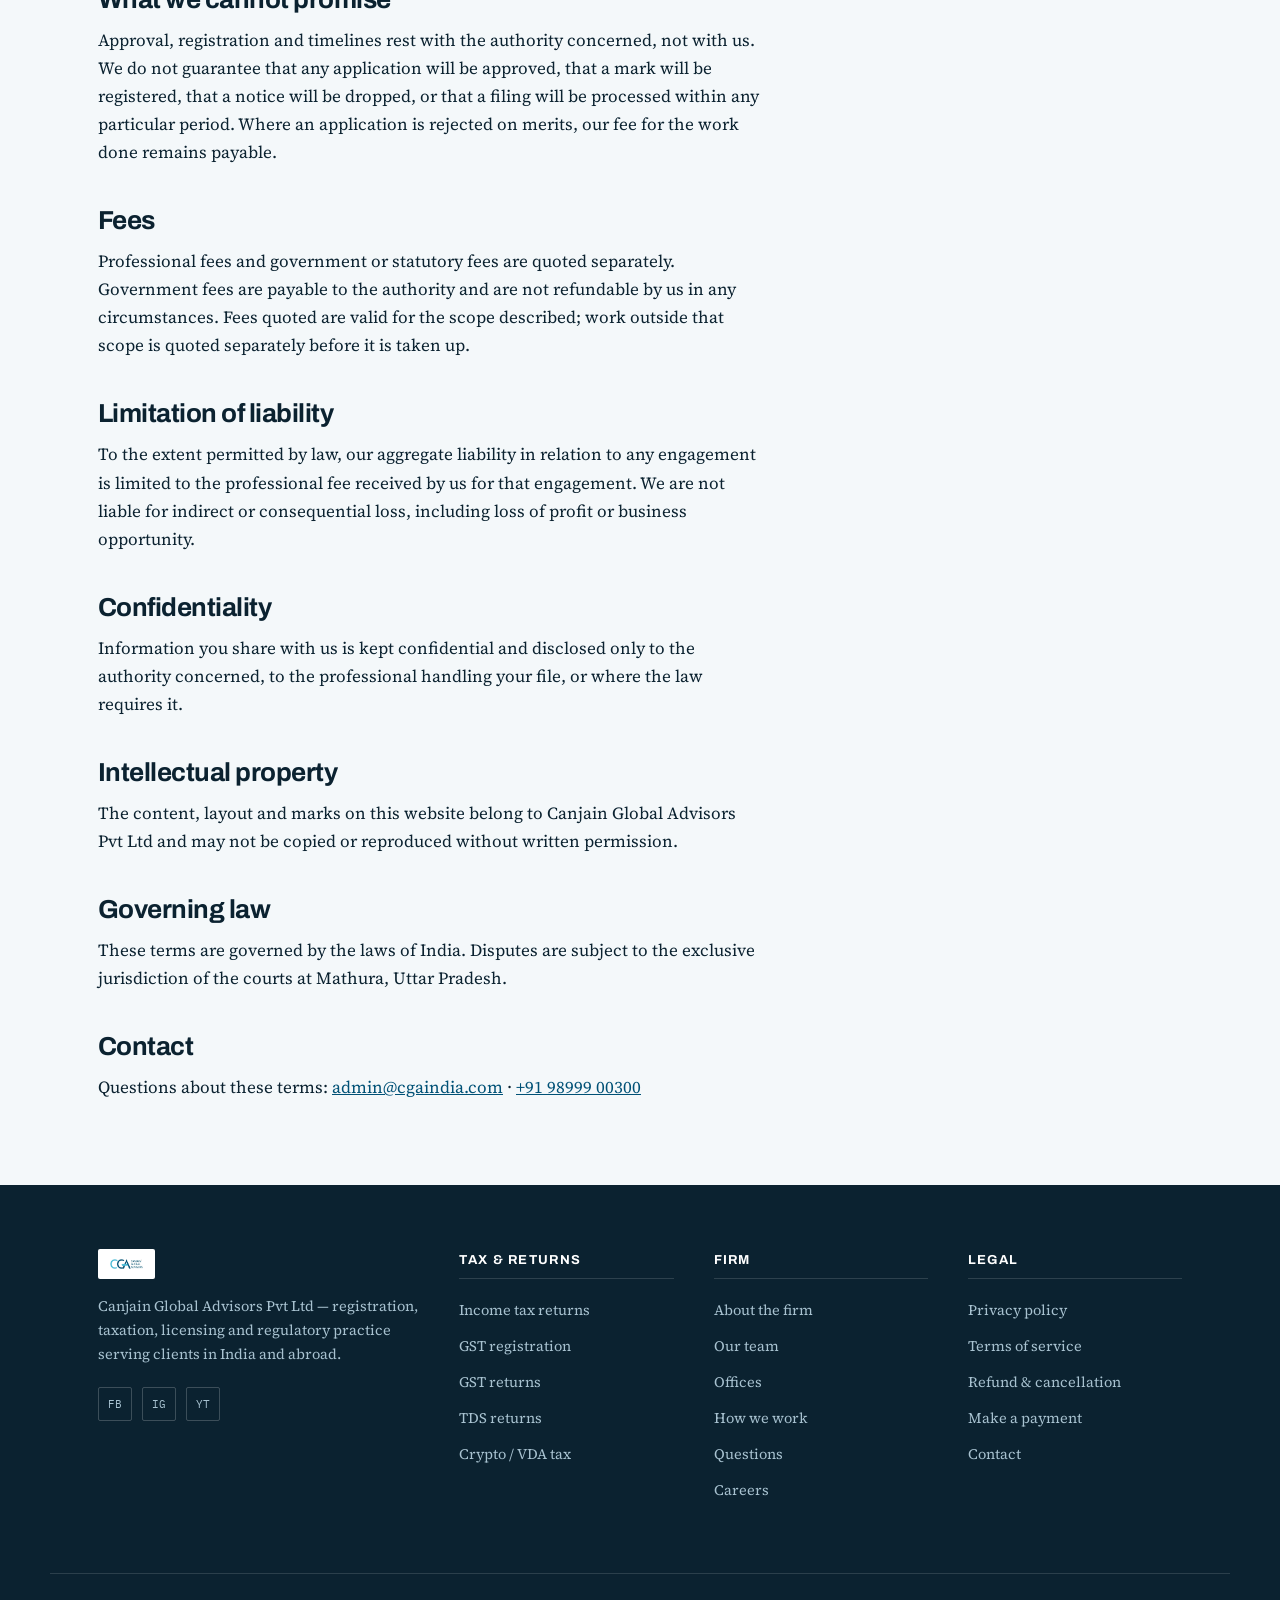
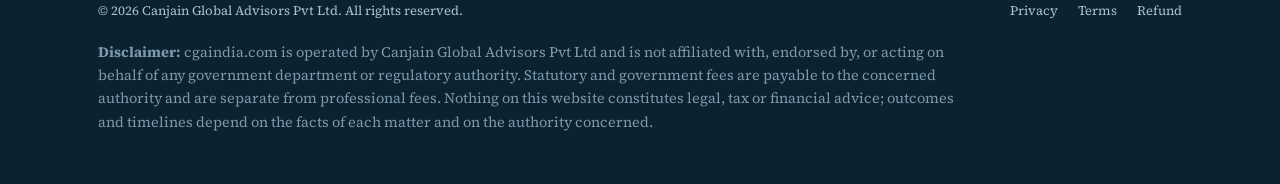
<file: terms.html>
<!DOCTYPE html>
<html lang="en">
<head>
<meta charset="utf-8">
<meta name="viewport" content="width=device-width, initial-scale=1">
<title>Terms of service — Canjain Global Advisors</title>
<meta name="description" content="Terms governing the use of cgaindia.com and the basis on which Canjain Global Advisors accepts professional engagements.">
<meta name="theme-color" content="#005176">
<meta name="robots" content="index,follow">
<link rel="canonical" href="https://cgaindia.com/terms.html">
<link rel="icon" href="assets/cga-logo.jpeg">
<link rel="preconnect" href="https://fonts.googleapis.com">
<link rel="preconnect" href="https://fonts.gstatic.com" crossorigin>
<link href="https://fonts.googleapis.com/css2?family=Archivo:wght@600;700;800&family=IBM+Plex+Mono:wght@400;600&family=Source+Serif+4:ital,opsz,wght@0,8..60,400;0,8..60,600;1,8..60,400&display=swap" rel="stylesheet">
<link rel="stylesheet" href="assets/styles.css">
</head>
<body>
<a class="skip" href="#main">Skip to content</a>

<div class="utility">
  <div class="wrap">
    <span>Canjain Global Advisors Pvt Ltd</span>
    <a href="tel:+919899900300">+91 98999 00300</a>
    <a href="mailto:arm@cgaindia.com">arm@cgaindia.com</a>
    <span class="spacer"></span>
    <a href="index.html#offices">5 offices</a>
    <a href="https://rzp.io/rzp/ehe2M4d" target="_blank" rel="noopener">Pay online</a>
  </div>
</div>

<header class="masthead">
  <div class="wrap">
    <a class="brand" href="index.html" aria-label="Canjain Global Advisors — home">
      <img src="assets/cga-logo.jpeg" alt="Canjain Global Advisors">
    </a>

    <button class="burger" type="button" data-burger aria-label="Menu" aria-expanded="false" aria-controls="primaryNav">
      <span></span><span></span><span></span>
    </button>

    <nav class="primary" id="primaryNav">
      <div class="drop" data-drop>
        <button class="drop-btn" type="button" data-drop-btn data-drop-href="services.html" aria-expanded="false">Services <span class="caret" aria-hidden="true"></span></button>
        <div class="drop-panel" data-drop-panel>
          <div class="dp-col">
            <p class="dp-head">Tax &amp; returns</p>
            <a href="itr-filing.html">Income tax returns</a>
            <a href="tds-returns.html">TDS computation &amp; returns</a>
            <a href="gst-registration.html">GST registration</a>
            <a href="gst-return-filing.html">GST return filing</a>
          </div>
          <div class="dp-col">
            <p class="dp-head">Specialist</p>
            <a href="crypto-tax.html">Crypto &amp; VDA taxation</a>
            <a href="foreign-income.html">Foreign income &amp; NRI</a>
            <a href="international-tax.html">International taxation</a>
            <a href="ecommerce-sellers.html">E-commerce sellers</a>
          </div>
          <div class="dp-col dp-cta">
            <p class="dp-head">Not listed?</p>
            <p class="dp-note">Registrations, trademark, licences, ROC and environment work are handled too — the full register is on one page.</p>
            <a class="dp-all" href="services.html">See all services →</a>
          </div>
        </div>
      </div>
      <a href="about.html">The firm</a>
      <a href="index.html#process">How we work</a>
      <a href="team.html">Team</a>
      <a href="index.html#offices">Offices</a>
      <a class="btn btn-gold" href="index.html#enquire">Get a quote</a>
    </nav>
  </div>
</header>

<main id="main">
  <div class="page-head">
    <div class="wrap">
      <p class="crumb"><a href="index.html">Home</a> / Terms of service</p>
      <h1>Terms of service</h1>
      <p class="updated">Last updated 21 August 2026</p>
    </div>
  </div>

  <div class="wrap">
    <div class="prose">

      <p>These terms govern your use of cgaindia.com and set out the basis on which we accept professional engagements. By using this website you accept them.</p>

      <h2>Who we are</h2>
      <p>Canjain Global Advisors Pvt Ltd is a private limited company providing registration, taxation, licensing and regulatory services. The practice is led by an advocate and works with associated chartered accountants, company secretaries and cost accountants. We are a private firm and have no connection with any government department or regulatory authority.</p>

      <h2>Information on this website is general</h2>
      <p>Everything on this website is general information about the filings we handle. It is not legal, tax or financial advice, and it does not create a professional relationship. Statutory positions and due dates change; do not act on anything here without asking us about your own facts.</p>

      <h2>How an engagement begins</h2>
      <p>An enquiry is not an engagement. We act for you only once we have issued a written scope setting out what we will file, what you will supply, the professional fee and the statutory fee, and you have accepted it. Work begins after acceptance and receipt of the agreed advance.</p>

      <h2>What you are responsible for</h2>
      <ul>
        <li>Giving us information and documents that are true, complete and on time.</li>
        <li>Telling us promptly if the facts change while a matter is running.</li>
        <li>Signing, verifying or e-signing what only you can sign.</li>
        <li>Any consequence arising from information you gave us that turns out to be incorrect or incomplete.</li>
      </ul>

      <h2>What we are responsible for</h2>
      <p>We will carry out the agreed scope with professional care, using the qualified professional appropriate to the matter, and keep you informed as acknowledgements and orders come in.</p>

      <h2>What we cannot promise</h2>
      <p>Approval, registration and timelines rest with the authority concerned, not with us. We do not guarantee that any application will be approved, that a mark will be registered, that a notice will be dropped, or that a filing will be processed within any particular period. Where an application is rejected on merits, our fee for the work done remains payable.</p>

      <h2>Fees</h2>
      <p>Professional fees and government or statutory fees are quoted separately. Government fees are payable to the authority and are not refundable by us in any circumstances. Fees quoted are valid for the scope described; work outside that scope is quoted separately before it is taken up.</p>

      <h2>Limitation of liability</h2>
      <p>To the extent permitted by law, our aggregate liability in relation to any engagement is limited to the professional fee received by us for that engagement. We are not liable for indirect or consequential loss, including loss of profit or business opportunity.</p>

      <h2>Confidentiality</h2>
      <p>Information you share with us is kept confidential and disclosed only to the authority concerned, to the professional handling your file, or where the law requires it.</p>

      <h2>Intellectual property</h2>
      <p>The content, layout and marks on this website belong to Canjain Global Advisors Pvt Ltd and may not be copied or reproduced without written permission.</p>

      <h2>Governing law</h2>
      <p>These terms are governed by the laws of India. Disputes are subject to the exclusive jurisdiction of the courts at Mathura, Uttar Pradesh.</p>

      <h2>Contact</h2>
      <p>Questions about these terms: <a href="mailto:admin@cgaindia.com">admin@cgaindia.com</a> · <a href="tel:+919899900300">+91 98999 00300</a></p>

    </div>
  </div>
</main>

<footer class="site">
  <div class="wrap top">
    <div>
      <img class="mark" src="assets/cga-logo.jpeg" alt="Canjain Global Advisors">
      <p>Canjain Global Advisors Pvt Ltd — registration, taxation, licensing and regulatory practice serving clients in India and abroad.</p>
      <div class="social">
        <a href="https://www.facebook.com/profile.php?id=100081348033294" target="_blank" rel="noopener" aria-label="Facebook">FB</a>
        <a href="https://www.instagram.com/canjain_" target="_blank" rel="noopener" aria-label="Instagram">IG</a>
        <a href="https://www.youtube.com/@canjain" target="_blank" rel="noopener" aria-label="YouTube">YT</a>
      </div>
    </div>
    <div>
      <h4>Tax &amp; returns</h4>
      <ul>
        <li><a href="itr-filing.html">Income tax returns</a></li>
        <li><a href="gst-registration.html">GST registration</a></li>
        <li><a href="gst-return-filing.html">GST returns</a></li>
        <li><a href="tds-returns.html">TDS returns</a></li>
        <li><a href="crypto-tax.html">Crypto / VDA tax</a></li>
      </ul>
    </div>
    <div>
      <h4>Firm</h4>
      <ul>
        <li><a href="about.html">About the firm</a></li>
        <li><a href="team.html">Our team</a></li>
        <li><a href="index.html#offices">Offices</a></li>
        <li><a href="index.html#process">How we work</a></li>
        <li><a href="index.html#faq">Questions</a></li>
        <li><a href="mailto:admin@cgaindia.com">Careers</a></li>
      </ul>
    </div>
    <div>
      <h4>Legal</h4>
      <ul>
        <li><a href="privacy.html">Privacy policy</a></li>
        <li><a href="terms.html">Terms of service</a></li>
        <li><a href="refund.html">Refund &amp; cancellation</a></li>
        <li><a href="https://rzp.io/rzp/ehe2M4d" target="_blank" rel="noopener">Make a payment</a></li>
        <li><a href="index.html#enquire">Contact</a></li>
      </ul>
    </div>
  </div>
  <div class="wrap legal">
    <div class="row">
      <span>© <span id="yr">2026</span> Canjain Global Advisors Pvt Ltd. All rights reserved.</span>
      <span class="spacer"></span>
      <a href="privacy.html">Privacy</a>
      <a href="terms.html">Terms</a>
      <a href="refund.html">Refund</a>
    </div>
    <p class="disclaimer"><strong>Disclaimer:</strong> cgaindia.com is operated by Canjain Global Advisors Pvt Ltd and is not affiliated with, endorsed by, or acting on behalf of any government department or regulatory authority. Statutory and government fees are payable to the concerned authority and are separate from professional fees. Nothing on this website constitutes legal, tax or financial advice; outcomes and timelines depend on the facts of each matter and on the authority concerned.</p>
  </div>
</footer>
<script src="assets/site.js"></script>
</body>
</html>
</file>
<file: assets/styles.css>
/* ============================================================
   Canjain Global Advisors — cgaindia.com
   Palette derived from the CGA mark: #005176 / #4BBDD8
   ============================================================ */

:root {
  --petrol: #005176;
  --petrol-deep: #06334A;
  --ink: #0B2230;
  --cyan: #4BBDD8;
  --cyan-wash: #E8F6FA;
  --paper: #F4F8FA;
  --white: #FFFFFF;
  --rule: #D6E3EB;
  --muted: #5B7183;
  --due: #B4690E;
  --due-wash: #FBF2E4;
  --gold: #E8B84B;
  --gold-deep: #C8912A;

  --display: 'Archivo', 'Helvetica Neue', Arial, sans-serif;
  --body: 'Source Serif 4', Georgia, 'Times New Roman', serif;
  --mono: 'IBM Plex Mono', 'Courier New', monospace;

  --wrap: 1180px;
  --gutter: clamp(20px, 4vw, 48px);
}

* { box-sizing: border-box; }

html { scroll-behavior: smooth; }
@media (prefers-reduced-motion: reduce) {
  html { scroll-behavior: auto; }
  *, *::before, *::after { animation: none !important; transition: none !important; }
}

body {
  margin: 0;
  background: var(--paper);
  color: var(--ink);
  font-family: var(--body);
  font-size: 17px;
  line-height: 1.65;
  -webkit-font-smoothing: antialiased;
}

img { max-width: 100%; display: block; }
a { color: var(--petrol); }

.wrap { width: 100%; max-width: var(--wrap); margin: 0 auto; padding-inline: var(--gutter); }

.skip {
  position: absolute; left: -9999px; top: 0; z-index: 100;
  background: var(--petrol); color: #fff; padding: 10px 16px;
  font-family: var(--display); font-size: 14px;
}
.skip:focus { left: 8px; top: 8px; }

:focus-visible { outline: 3px solid var(--cyan); outline-offset: 2px; }

/* ---------- Type roles ---------- */
.eyebrow {
  font-family: var(--mono);
  font-size: 11.5px;
  letter-spacing: .16em;
  text-transform: uppercase;
  color: var(--muted);
  margin: 0 0 14px;
}
h1, h2, h3, h4 { font-family: var(--display); font-weight: 700; letter-spacing: -.02em; line-height: 1.12; margin: 0; }
h2 { font-size: clamp(28px, 3.6vw, 40px); }
h3 { font-size: 20px; letter-spacing: -.01em; }
p { margin: 0 0 16px; }
.lede { font-size: clamp(17px, 1.6vw, 19.5px); color: #24404F; max-width: 62ch; }

/* ---------- Top bar ---------- */
.utility {
  background: var(--petrol-deep);
  color: #BFD8E4;
  font-family: var(--mono);
  font-size: 12px;
  letter-spacing: .04em;
}
.utility .wrap { display: flex; gap: 18px; align-items: center; min-height: 38px; flex-wrap: wrap; }
.utility a { color: #DCEDF4; text-decoration: none; }
.utility a:hover { color: #fff; text-decoration: underline; }
.utility .spacer { margin-left: auto; }

.masthead .wrap { display: flex; align-items: center; gap: 16px; }
.brand { display: flex; align-items: center; flex: 0 0 auto; }
.brand img { width: auto; }
.primary a { text-decoration: none; letter-spacing: -.01em; }

.btn {
  display: inline-flex; align-items: center; justify-content: center; gap: 8px;
  font-family: var(--display); font-weight: 700; font-size: 14.5px; letter-spacing: -.01em;
  padding: 12px 20px; border-radius: 2px; text-decoration: none; border: 1.5px solid transparent;
  cursor: pointer; transition: background .18s ease, color .18s ease, border-color .18s ease;
}
.btn-solid { background: var(--petrol); color: #fff; }
.btn-solid:hover { background: var(--petrol-deep); }
.btn-line { border-color: var(--petrol); color: var(--petrol); background: transparent; }
.btn-line:hover { background: var(--petrol); color: #fff; }
.btn-lg { padding: 15px 26px; font-size: 16px; }

@media (max-width: 860px) {
  .masthead .wrap { min-height: 62px; }
  .brand img { height: 28px; }
}

/* ---------- Hero ---------- */
.credentials {
  display: flex; gap: 22px; flex-wrap: wrap; margin-top: 32px;
  padding-top: 24px; border-top: 1px solid var(--rule);
  font-family: var(--mono); font-size: 12px; letter-spacing: .06em; text-transform: uppercase; color: var(--muted);
}

/* ---------- Signature: the filing rail ---------- */
.rail {
  background: var(--petrol-deep);
  color: #E7F3F8;
  border-radius: 3px;
  overflow: hidden;
  box-shadow: 0 18px 44px -28px rgba(6,51,74,.7);
}
.rail-head { padding: 18px 22px 14px; border-bottom: 1px solid rgba(255,255,255,.14); }
.rail-head .eyebrow { color: var(--cyan); margin-bottom: 6px; }
.rail-head strong { font-family: var(--display); font-size: 17px; font-weight: 700; color: #fff; display: block; }
.rail-list { list-style: none; margin: 0; padding: 6px 0 10px; }
.rail-list li {
  display: grid; grid-template-columns: 54px 1fr auto; align-items: center; gap: 14px;
  padding: 11px 22px; border-bottom: 1px solid rgba(255,255,255,.07);
}
.rail-list li:last-child { border-bottom: 0; }
.rail-day {
  font-family: var(--mono); font-size: 19px; font-weight: 600; color: var(--cyan);
  font-variant-numeric: tabular-nums;
}
.rail-name { font-family: var(--display); font-size: 14.5px; font-weight: 600; color: #fff; }
.rail-sub { font-size: 12.5px; color: #9EC3D4; display: block; font-family: var(--body); }
.rail-when { font-family: var(--mono); font-size: 11px; letter-spacing: .06em; text-transform: uppercase; color: #8FB6C8; text-align: right; }
.rail-list li.is-next { background: rgba(75,189,216,.13); }
.rail-list li.is-next .rail-when { color: var(--cyan); }
.rail-foot { padding: 14px 22px 18px; font-size: 13px; color: #A9C9D8; border-top: 1px solid rgba(255,255,255,.14); }
.rail-foot a { color: var(--cyan); }

@media (max-width: 900px) {
  .hero .wrap { grid-template-columns: 1fr; }
}

/* ---------- Sections ---------- */
section { padding-block: clamp(52px, 7vw, 92px); }
.section-head { max-width: 68ch; margin-bottom: clamp(30px, 4vw, 46px); }
.section-head p { color: var(--muted); margin-top: 14px; }

/* ---------- Practices ---------- */
.practices { display: grid; grid-template-columns: repeat(5, 1fr); gap: 14px; }
.practice { background: var(--white); border: 1px solid var(--rule); border-top: 3px solid var(--petrol); padding: 26px 22px 24px; display: flex; flex-direction: column; }
@media (max-width: 1080px) { .practices { grid-template-columns: repeat(auto-fit, minmax(240px, 1fr)); } }
.practice .authority { font-family: var(--mono); font-size: 11px; letter-spacing: .12em; color: var(--cyan); text-transform: uppercase; }
.practice h3 { margin: 12px 0 10px; }
.practice p { font-size: 15.5px; color: var(--muted); }
.practice ul { list-style: none; margin: 4px 0 20px; padding: 0; font-size: 14.5px; }
.practice ul li { padding: 5px 0 5px 16px; position: relative; color: #2C4757; }
.practice ul li::before { content: ''; position: absolute; left: 0; top: 13px; width: 6px; height: 1.5px; background: var(--cyan); }
.practice .go { margin-top: auto; font-family: var(--display); font-weight: 700; font-size: 14px; color: var(--petrol); text-decoration: none; }
.practice .go:hover { text-decoration: underline; }

/* ---------- Filings ---------- */
.filings { display: grid; grid-template-columns: repeat(auto-fill, minmax(268px, 1fr)); gap: 14px; }
.filing {
  background: var(--white); border: 1px solid var(--rule); border-left: 3px solid var(--cyan);
  padding: 18px 20px; text-decoration: none; color: inherit; display: block;
  transition: border-left-color .18s ease, transform .18s ease;
}
.filing:hover { border-left-color: var(--petrol); transform: translateX(2px); }
.filing .form-no { font-family: var(--mono); font-size: 11.5px; letter-spacing: .1em; color: var(--muted); text-transform: uppercase; }
.filing h3 { font-size: 17px; margin: 7px 0 6px; }
.filing p { font-size: 14.5px; color: var(--muted); margin: 0; }

/* ---------- Process ---------- */
.stages { display: grid; grid-template-columns: repeat(auto-fit, minmax(230px, 1fr)); gap: 26px; }
.stage { border-top: 2px solid var(--petrol); padding-top: 18px; }
.stage .no { font-family: var(--mono); font-size: 12px; letter-spacing: .12em; color: var(--petrol); }
.stage h3 { margin: 10px 0 8px; font-size: 18px; }
.stage p { font-size: 15px; color: var(--muted); margin: 0; }

/* ---------- Why ---------- */
.band { background: var(--white); border-block: 1px solid var(--rule); }
.stats { display: grid; grid-template-columns: repeat(auto-fit, minmax(150px, 1fr)); gap: 24px; margin-bottom: 44px; }
.stat .n { font-family: var(--display); font-size: clamp(32px, 4vw, 44px); font-weight: 800; color: var(--petrol); letter-spacing: -.03em; line-height: 1; }
.stat .l { font-family: var(--mono); font-size: 11.5px; letter-spacing: .1em; text-transform: uppercase; color: var(--muted); margin-top: 10px; }
.reasons { display: grid; grid-template-columns: repeat(auto-fit, minmax(280px, 1fr)); gap: 30px; }
.reason h3 { font-size: 18px; margin-bottom: 8px; }
.reason p { font-size: 15.5px; color: var(--muted); margin: 0; }

/* ---------- Offices ---------- */
.offices { display: grid; grid-template-columns: repeat(5, 1fr); gap: 14px; }
.office { background: var(--white); border: 1px solid var(--rule); padding: 22px 20px; }
.office.ho { border-top: 3px solid var(--due); }
@media (max-width: 1040px) { .offices { grid-template-columns: repeat(auto-fit, minmax(210px, 1fr)); } }
.office .tag { font-family: var(--mono); font-size: 10.5px; letter-spacing: .14em; text-transform: uppercase; color: var(--cyan); }
.office.ho .tag { color: var(--due); }
.office h3 { font-size: 18px; margin: 10px 0 8px; }
.office address { font-style: normal; font-size: 14.5px; color: var(--muted); line-height: 1.55; }

/* ---------- FAQ ---------- */
.faq { max-width: 82ch; }
.faq details { border-bottom: 1px solid var(--rule); padding: 6px 0; }
.faq summary {
  cursor: pointer; list-style: none; padding: 16px 34px 16px 0; position: relative;
  font-family: var(--display); font-weight: 600; font-size: 17.5px; color: var(--ink);
}
.faq summary::-webkit-details-marker { display: none; }
.faq summary::after {
  content: '+'; position: absolute; right: 4px; top: 13px;
  font-family: var(--mono); font-size: 22px; color: var(--cyan); font-weight: 400;
}
.faq details[open] summary::after { content: '\2013'; }
.faq details p { font-size: 15.5px; color: var(--muted); padding-bottom: 10px; margin: 0; max-width: 70ch; }

/* ---------- Enquiry ---------- */
.enquire { background: var(--petrol-deep); color: #DCEEF5; }
.enquire h2 { color: #fff; }
.enquire .eyebrow { color: var(--cyan); }
.enquire .grid { display: grid; grid-template-columns: .85fr 1.15fr; gap: clamp(30px, 5vw, 60px); align-items: start; }
.contact-list { list-style: none; padding: 0; margin: 26px 0 0; }
.contact-list li { padding: 13px 0; border-top: 1px solid rgba(255,255,255,.14); }
.contact-list .k { font-family: var(--mono); font-size: 11px; letter-spacing: .12em; text-transform: uppercase; color: #8FB6C8; display: block; margin-bottom: 4px; }
.contact-list a, .contact-list span { color: #fff; text-decoration: none; font-size: 15.5px; }
.contact-list a:hover { color: var(--cyan); }

form.enquiry { background: var(--white); padding: clamp(24px, 3.4vw, 36px); border-radius: 3px; color: var(--ink); }
.field { margin-bottom: 16px; }
.field label { display: block; font-family: var(--display); font-size: 13.5px; font-weight: 600; margin-bottom: 6px; }
.field input, .field select, .field textarea {
  width: 100%; padding: 12px 13px; border: 1px solid var(--rule); border-radius: 2px;
  font-family: var(--body); font-size: 16px; background: #FBFDFE; color: var(--ink);
}
.field textarea { min-height: 108px; resize: vertical; }
.field input:focus, .field select:focus, .field textarea:focus { border-color: var(--cyan); outline: none; box-shadow: 0 0 0 3px var(--cyan-wash); }
.two-up { display: grid; grid-template-columns: 1fr 1fr; gap: 14px; }
.form-actions { display: flex; gap: 12px; flex-wrap: wrap; margin-top: 20px; }
.err { color: #A3341C; font-size: 13.5px; margin-top: 5px; display: none; font-family: var(--display); font-weight: 600; }
.field.invalid .err { display: block; }
.field.invalid input, .field.invalid textarea { border-color: #A3341C; }
.form-note { font-size: 13px; color: var(--muted); margin: 16px 0 0; }

@media (max-width: 900px) {
  .enquire .grid { grid-template-columns: 1fr; }
  .two-up { grid-template-columns: 1fr; }
}

/* ---------- Footer ---------- */
footer.site { background: var(--ink); color: #A8C2D0; font-size: 14.5px; }
footer.site .top { display: grid; grid-template-columns: 1.3fr repeat(3, 1fr); gap: 34px; padding-block: clamp(44px, 6vw, 64px); }
footer.site img.mark { height: 30px; width: auto; background: #fff; padding: 10px 12px; border-radius: 2px; }
footer.site p { font-size: 14.5px; margin-top: 18px; max-width: 40ch; }
footer.site h4 { font-family: var(--display); font-size: 13px; letter-spacing: .1em; text-transform: uppercase; color: #fff; margin-bottom: 14px; }
footer.site ul { list-style: none; margin: 0; padding: 0; }
footer.site ul li { padding: 5px 0; }
footer.site a { color: #A8C2D0; text-decoration: none; }
footer.site a:hover { color: var(--cyan); }
.social { display: flex; gap: 10px; margin-top: 20px; }
.social a {
  width: 34px; height: 34px; display: grid; place-items: center;
  border: 1px solid rgba(255,255,255,.2); border-radius: 2px;
  font-family: var(--mono); font-size: 11px; letter-spacing: .04em;
}
.social a:hover { border-color: var(--cyan); color: var(--cyan); }
.legal { border-top: 1px solid rgba(255,255,255,.13); padding-block: 24px 34px; font-size: 13px; }
.legal .row { display: flex; gap: 20px; flex-wrap: wrap; align-items: center; }
.legal .row .spacer { margin-left: auto; }
.disclaimer { margin-top: 18px; font-size: 12.5px; color: #7E9AAA; line-height: 1.6; max-width: 105ch; }

@media (max-width: 820px) {
  footer.site .top { grid-template-columns: 1fr 1fr; }
}
@media (max-width: 520px) {
  footer.site .top { grid-template-columns: 1fr; }
}

/* ---------- Sticky mobile call bar ---------- */
.callbar { display: none; }
@media (max-width: 700px) {
  .callbar {
    display: grid; grid-template-columns: 1fr 1fr; gap: 1px;
    position: fixed; inset: auto 0 0 0; z-index: 60; background: var(--rule);
  }
  .callbar a {
    background: var(--petrol); color: #fff; text-align: center; padding: 14px 8px;
    font-family: var(--display); font-weight: 700; font-size: 15px; text-decoration: none;
  }
  .callbar a.wa { background: var(--petrol-deep); }
  body { padding-bottom: 54px; }
}

/* ---------- Reveal ---------- */
.reveal { opacity: 0; transform: translateY(14px); transition: opacity .5s ease, transform .5s ease; }
.reveal.in { opacity: 1; transform: none; }
@media (prefers-reduced-motion: reduce) { .reveal { opacity: 1; transform: none; } }

/* ---------- Policy pages ---------- */
.page-head { background: var(--white); border-bottom: 1px solid var(--rule); padding-block: clamp(44px, 6vw, 72px); }
.page-head h1 { font-size: clamp(30px, 4.4vw, 46px); letter-spacing: -.03em; }
.page-head .updated { font-family: var(--mono); font-size: 12px; letter-spacing: .08em; text-transform: uppercase; color: var(--muted); margin-top: 16px; }
.prose { max-width: 74ch; padding-block: clamp(40px, 6vw, 68px); }
.prose h2 { font-size: clamp(21px, 2.4vw, 26px); margin-top: 40px; margin-bottom: 12px; }
.prose h2:first-child { margin-top: 0; }
.prose ul { padding-left: 20px; }
.prose li { margin-bottom: 8px; }
.crumb { font-family: var(--mono); font-size: 12px; letter-spacing: .06em; color: var(--muted); margin-bottom: 18px; }
.crumb a { color: var(--muted); text-decoration: none; }
.crumb a:hover { color: var(--petrol); }

/* ---------- Mobile utility bar: keep it to one line ---------- */
@media (max-width: 700px) {
  .utility .wrap { gap: 14px; min-height: 34px; flex-wrap: nowrap; overflow: hidden; }
  .utility .wrap > span:first-child,
  .utility .wrap > a[href="#offices"],
  .utility .wrap > a[href*="index.html#offices"] { display: none; }
  .utility { font-size: 11.5px; }
}

/* ---------- Office photos ---------- */
.office-shots { display: grid; grid-template-columns: 1fr 1fr; gap: 16px; margin-bottom: clamp(28px, 3.5vw, 44px); }
.office-shots figure { margin: 0; }
.office-shots img { width: 100%; height: auto; border: 1px solid var(--rule); background: var(--white); }
.office-shots figcaption { font-family: var(--mono); font-size: 11.5px; letter-spacing: .04em; color: var(--muted); margin-top: 9px; line-height: 1.5; }
@media (max-width: 720px) { .office-shots { grid-template-columns: 1fr; } }

/* ---------- Team ---------- */
.tier { font-family: var(--mono); font-size: 11.5px; letter-spacing: .14em; text-transform: uppercase; color: var(--petrol); margin: clamp(30px, 3.6vw, 44px) 0 20px; padding-bottom: 10px; border-bottom: 1px solid var(--rule); }
.tier:first-of-type { margin-top: 0; }
.team { display: grid; grid-template-columns: repeat(auto-fill, minmax(178px, 1fr)); gap: clamp(22px, 2.6vw, 30px) clamp(14px, 1.8vw, 22px); }
.member { margin: 0; }
.member .shot { aspect-ratio: 4 / 5; overflow: hidden; background: var(--cyan-wash); border: 1px solid var(--rule); }
.member .shot img { width: 100%; height: 100%; object-fit: cover; object-position: 50% 16%; transition: transform .5s cubic-bezier(.2,.7,.3,1); }
.member:hover .shot img { transform: scale(1.035); }
.shot-init { display: grid; place-items: center; background: var(--petrol); border-color: var(--petrol); }
.shot-init span { font-family: var(--display); font-weight: 800; font-size: 46px; color: var(--cyan); line-height: 1; }
.member figcaption { display: block; padding-top: 13px; }
.member .nm { display: block; font-family: var(--display); font-weight: 700; font-size: 16px; letter-spacing: -.01em; }
.member .rl { display: block; font-family: var(--mono); font-size: 10.5px; letter-spacing: .09em; text-transform: uppercase; color: var(--petrol); margin-top: 7px; padding-top: 8px; border-top: 2px solid var(--cyan); width: fit-content; }
.member .ql { display: block; font-size: 14px; color: var(--muted); margin-top: 6px; line-height: 1.45; }
.member .tl { display: inline-block; font-family: var(--mono); font-size: 12.5px; margin-top: 6px; text-decoration: none; }
.member .tl:hover { text-decoration: underline; }
.team-note { max-width: 70ch; margin: clamp(32px, 4vw, 48px) 0 0; padding-top: 22px; border-top: 1px solid var(--rule); font-size: 15.5px; color: var(--muted); }
@media (max-width: 560px) { .team { grid-template-columns: repeat(auto-fill, minmax(140px, 1fr)); } }

/* ---------- Service pages ---------- */
.page-head .lede { max-width: 62ch; margin-top: 16px; color: var(--muted); font-size: 18px; }
.page-head .eyebrow { margin-top: 18px; margin-bottom: 10px; }
.page-head .hero-actions { margin-top: 26px; }

.svc { display: grid; grid-template-columns: minmax(0,1fr) 320px; gap: clamp(30px, 4vw, 60px); align-items: start; }
.svc-main .prose { max-width: 72ch; }
.svc-h { font-size: clamp(21px, 2.4vw, 26px); margin: clamp(30px, 3.4vw, 42px) 0 18px; padding-bottom: 12px; border-bottom: 1px solid var(--rule); }

.checklist { list-style: none; padding: 0; margin: 0; display: grid; gap: 11px; max-width: 74ch; }
.checklist li { position: relative; padding-left: 26px; font-size: 16px; line-height: 1.6; }
.checklist li::before {
  content: ''; position: absolute; left: 0; top: 10px;
  width: 9px; height: 9px; background: var(--cyan); border: 2px solid var(--petrol);
}
.checklist--docs li::before { background: var(--white); }
.svc-note { font-size: 15px; color: var(--muted); margin-top: 20px; max-width: 72ch; font-style: italic; }

.svc-aside { position: sticky; top: 24px; display: grid; gap: 16px; }
.svc-card { background: var(--white); border: 1px solid var(--rule); border-top: 3px solid var(--petrol); padding: 24px 22px; }
.svc-card h3 { font-size: 19px; margin-bottom: 10px; }
.svc-card p { font-size: 15px; color: var(--muted); }
.svc-card .btn { margin-top: 6px; }
.svc-card__note { font-size: 12.5px; margin: 14px 0 0; padding-top: 14px; border-top: 1px solid var(--rule); }
.svc-card--plain { border-top-color: var(--cyan); }
.svc-card--plain h4 { font-family: var(--mono); font-size: 11.5px; letter-spacing: .14em; text-transform: uppercase; color: var(--muted); font-weight: 600; margin-bottom: 12px; }
.svc-card--plain ul { list-style: none; padding: 0; margin: 0; display: grid; gap: 9px; }
.svc-card--plain a { font-family: var(--display); font-weight: 600; font-size: 15px; text-decoration: none; }
.svc-card--plain a:hover { text-decoration: underline; }

.svc-end { text-align: left; }
.svc-end h2 { max-width: 22ch; }
.svc-end p { color: var(--muted); max-width: 62ch; margin-top: 14px; }
.svc-end .hero-actions { margin-top: 24px; }

.sv-groups { display: grid; gap: clamp(36px, 4.5vw, 56px); }
.sv-group h2 { font-size: clamp(23px, 2.8vw, 30px); margin-bottom: 20px; }
.sv-list { list-style: none; padding: 0; margin: 0; display: grid; grid-template-columns: repeat(auto-fill, minmax(310px, 1fr)); gap: 12px; }
.sv-list a {
  display: block; height: 100%; background: var(--white); border: 1px solid var(--rule);
  border-left: 3px solid var(--petrol); padding: 18px 20px; text-decoration: none;
  transition: border-left-color .2s ease, transform .2s ease;
}
.sv-list a:hover { border-left-color: var(--cyan); transform: translateX(2px); }
.sv-n { display: block; font-family: var(--display); font-weight: 700; font-size: 16.5px; color: var(--ink); letter-spacing: -.01em; }
.sv-d { display: block; font-size: 14.5px; color: var(--muted); margin-top: 6px; line-height: 1.5; }

@media (max-width: 900px) {
  .svc { grid-template-columns: 1fr; }
  .svc-aside { position: static; }
}

/* ================= HOME REDESIGN ================= */

/* --- Due-date strip --- */
.datestrip { background: var(--petrol-deep); color: #DCEEF5; padding-block: clamp(30px, 4vw, 44px); }
.datestrip .eyebrow { color: var(--gold); }
.ds-head { display: flex; align-items: baseline; gap: 18px; flex-wrap: wrap; margin-bottom: 22px; }
.ds-head strong { font-family: var(--display); font-size: clamp(19px, 2.4vw, 25px); color: #fff; letter-spacing: -.02em; }
.ds-list { list-style: none; padding: 0; margin: 0; display: grid; grid-template-columns: repeat(auto-fit, minmax(210px, 1fr)); gap: 1px; background: rgba(255,255,255,.16); border: 1px solid rgba(255,255,255,.16); }
.ds-list li { background: var(--petrol-deep); display: flex; align-items: center; gap: 13px; padding: 17px 18px; }
.ds-list .rail-day { font-family: var(--display); font-weight: 800; font-size: 27px; color: var(--gold); line-height: 1; letter-spacing: -.03em; }
.ds-list .rail-name { display: block; font-family: var(--display); font-weight: 600; font-size: 15px; color: #fff; }
.ds-list .rail-sub { display: block; font-size: 13px; color: #9CC2D2; margin-top: 3px; }
.ds-list .rail-when { margin-left: auto; font-family: var(--mono); font-size: 10.5px; letter-spacing: .09em; text-transform: uppercase; color: #9CC2D2; text-align: right; }
.ds-list li.is-next { background: #08415C; }
.ds-list li.is-next .rail-when { color: var(--gold); }
.ds-foot { font-size: 14px; color: #9CC2D2; margin: 18px 0 0; }
.ds-foot a { color: var(--cyan); }

/* --- Founder --- */
.founder { background: var(--white); border-block: 1px solid var(--rule); }
.founder .wrap { display: grid; grid-template-columns: .8fr 1.2fr; gap: clamp(30px, 5vw, 64px); align-items: center; padding-block: clamp(52px, 6.5vw, 84px); }
.fd-photo { position: relative; }
.fd-photo::before {
  content: ''; position: absolute; left: -14px; top: -14px; width: 56%; height: 56%;
  background: var(--gold); z-index: 0;
}
.fd-photo img { position: relative; z-index: 1; width: 100%; height: auto; display: block; }
.fd-copy .eyebrow { color: var(--gold-deep); }
.fd-copy blockquote {
  margin: 16px 0 22px; font-family: var(--display); font-weight: 700;
  font-size: clamp(24px, 3.4vw, 38px); line-height: 1.2; letter-spacing: -.025em; color: var(--ink);
  border-left: 4px solid var(--gold); padding-left: 22px;
}
.fd-copy blockquote em { font-style: normal; color: var(--petrol); }
.fd-name { font-family: var(--display); font-weight: 700; font-size: 19px; margin: 0; }
.fd-role { font-family: var(--mono); font-size: 11.5px; letter-spacing: .1em; text-transform: uppercase; color: var(--muted); margin: 6px 0 18px; }
.fd-body { font-size: 16.5px; color: var(--muted); max-width: 62ch; margin: 0; }
.fd-actions { display: flex; gap: 12px; flex-wrap: wrap; margin-top: 26px; }

/* --- Firm band, warmed up --- */
.firmband .stat .n { color: var(--petrol); }
.firmband .stat { border-top: 3px solid var(--gold); padding-top: 16px; }
.reason { position: relative; padding-top: 4px; }
.reason .rn {
  display: block; font-family: var(--mono); font-size: 11.5px; letter-spacing: .16em;
  color: var(--gold-deep); margin-bottom: 10px;
}
.reason h3 { padding-bottom: 10px; border-bottom: 1px solid var(--rule); }

/* --- Founder card on service pages --- */
.svc-founder { display: flex; gap: 14px; align-items: center; }
.svc-founder img { width: 62px; height: 62px; object-fit: cover; border: 1px solid var(--rule); flex: 0 0 auto; }
.svc-founder .fn { display: block; font-family: var(--display); font-weight: 700; font-size: 15.5px; }
.svc-founder .fr { display: block; font-family: var(--mono); font-size: 10.5px; letter-spacing: .09em; text-transform: uppercase; color: var(--muted); margin-top: 5px; }

@media (max-width: 900px) {
  .hero .wrap { grid-template-columns: 1fr; }
  .hero-copy { max-width: none; }
  .founder .wrap { grid-template-columns: 1fr; }
  .fd-photo { max-width: 340px; }
}
@media (prefers-reduced-motion: reduce) {
  .hero-bg img { transition: none; }
}

/* ================= HEADER v2 ================= */
.masthead {
  position: sticky; top: 0; z-index: 60;
  background: rgba(255,255,255,.94);
  backdrop-filter: saturate(160%) blur(10px);
  border-bottom: 1px solid var(--rule);
  transition: box-shadow .25s ease, background .25s ease;
}
.masthead.is-stuck { box-shadow: 0 10px 30px -18px rgba(11,34,48,.45); background: rgba(255,255,255,.98); }
.masthead .wrap { min-height: 72px; }
.brand img { height: 36px; }

.burger { display: none; margin-left: auto; background: none; border: 0; padding: 8px; cursor: pointer; }
.burger span { display: block; width: 24px; height: 2px; background: var(--ink); margin: 5px 0; transition: transform .25s ease, opacity .25s ease; }
.burger[aria-expanded="true"] span:nth-child(1) { transform: translateY(7px) rotate(45deg); }
.burger[aria-expanded="true"] span:nth-child(2) { opacity: 0; }
.burger[aria-expanded="true"] span:nth-child(3) { transform: translateY(-7px) rotate(-45deg); }

.primary { margin-left: auto; display: flex; align-items: center; gap: 4px; }
.primary > a {
  position: relative; padding: 10px 13px; text-decoration: none;
  font-family: var(--display); font-weight: 600; font-size: 15px; color: var(--ink);
}
.primary > a:not(.btn)::after {
  content: ''; position: absolute; left: 13px; right: 13px; bottom: 4px; height: 2px;
  background: var(--gold); transform: scaleX(0); transform-origin: left; transition: transform .25s ease;
}
.primary > a:not(.btn):hover::after { transform: scaleX(1); }

.btn-gold { background: var(--gold); color: var(--ink); border: 1px solid var(--gold); }
.btn-gold:hover { background: var(--gold-deep); border-color: var(--gold-deep); color: #fff; }
.btn-ghost { background: transparent; color: #fff; border: 1px solid rgba(255,255,255,.55); }
.btn-ghost:hover { background: rgba(255,255,255,.14); border-color: #fff; }

/* --- Services dropdown --- */
.drop { position: relative; }
.drop-btn {
  display: flex; align-items: center; gap: 7px; background: none; border: 0; cursor: pointer;
  padding: 10px 13px; font-family: var(--display); font-weight: 600; font-size: 15px; color: var(--ink);
}
.caret { width: 7px; height: 7px; border-right: 2px solid var(--petrol); border-bottom: 2px solid var(--petrol); transform: rotate(45deg) translateY(-2px); transition: transform .25s ease; }
.drop.is-open .caret { transform: rotate(-135deg) translateY(-2px); }
.drop-panel {
  position: absolute; top: calc(100% + 10px); left: 50%; transform: translateX(-50%) translateY(-8px);
  width: min(780px, 88vw); display: grid; grid-template-columns: 1fr 1fr 1fr; gap: 26px;
  background: var(--white); border: 1px solid var(--rule); border-top: 3px solid var(--gold);
  box-shadow: 0 28px 60px -26px rgba(11,34,48,.5);
  padding: 24px 26px; opacity: 0; visibility: hidden; transition: opacity .2s ease, transform .2s ease;
}
.drop.is-open .drop-panel { opacity: 1; visibility: visible; transform: translateX(-50%) translateY(0); }
.dp-head { font-family: var(--mono); font-size: 10.5px; letter-spacing: .14em; text-transform: uppercase; color: var(--muted); margin: 0 0 12px; padding-bottom: 9px; border-bottom: 1px solid var(--rule); }
.dp-col a { display: block; padding: 7px 0; font-family: var(--display); font-weight: 600; font-size: 14.5px; text-decoration: none; color: var(--ink); }
.dp-col a:hover { color: var(--petrol); }
.dp-cta { background: var(--cyan-wash); margin: -24px -26px -24px 0; padding: 24px 22px; }
.dp-note { font-size: 14px; color: var(--muted); margin: 0 0 14px; }
.dp-all { font-family: var(--display); font-weight: 700; font-size: 15px; text-decoration: none; }

/* ================= HERO v2 — full-bleed rotating background ================= */
.hero {
  position: relative; isolation: isolate; overflow: hidden;
  min-height: clamp(520px, 78vh, 760px);
  display: flex; flex-direction: column; justify-content: center;
  background: var(--petrol-deep);
}
.hero-bg { position: absolute; inset: 0; z-index: -2; }
.hero-bg img {
  position: absolute; inset: 0; width: 100%; height: 100%;
  object-fit: cover; object-position: 50% 42%;
  opacity: 0; transform: scale(1.04);
  transition: opacity 1.4s ease, transform 8s linear;
}
.hero-bg img.is-on { opacity: 1; transform: scale(1); }
.hero::before {
  content: ''; position: absolute; inset: 0; z-index: -1;
  background:
    linear-gradient(100deg, rgba(6,51,74,.94) 0%, rgba(6,51,74,.86) 42%, rgba(6,51,74,.42) 72%, rgba(6,51,74,.30) 100%),
    linear-gradient(to top, rgba(6,51,74,.75), rgba(6,51,74,0) 45%);
}
.hero-inner { padding-block: clamp(56px, 8vw, 104px); margin-block: auto; }
.hero .eyebrow { color: var(--gold); }
.hero h1 {
  color: #fff; max-width: 19ch;
  font-size: clamp(34px, 5.4vw, 62px); line-height: 1.05; letter-spacing: -.035em; margin-top: 16px;
}
.hero h1 em { font-style: normal; color: var(--cyan); }
.hero .lede { color: #CFE4EE; max-width: 54ch; margin-top: 22px; font-size: clamp(16px, 1.6vw, 19px); }
.hero-actions { display: flex; gap: 12px; flex-wrap: wrap; margin-top: 32px; }
.hero .credentials { margin-top: 34px; border-top: 1px solid rgba(255,255,255,.22); padding-top: 18px; }
.hero .credentials span { color: #A9CCDC; border: 0; }

.hero-foot { margin-top: auto; border-top: 1px solid rgba(255,255,255,.16); background: rgba(6,51,74,.55); backdrop-filter: blur(3px); }
.hero-foot .wrap { display: flex; align-items: center; gap: 20px; padding-block: 14px; }
.hero-cap { position: relative; flex: 1; min-height: 18px; margin: 0; font-family: var(--mono); font-size: 11.5px; letter-spacing: .04em; color: #A9CCDC; }
.hero-cap span { position: absolute; inset: 0; opacity: 0; transition: opacity .6s ease; }
.hero-cap span.is-on { opacity: 1; }
.hero-dots { display: flex; gap: 8px; }
.hero-dots button { width: 30px; height: 3px; border: 0; padding: 0; cursor: pointer; background: rgba(255,255,255,.3); transition: background .3s ease; }
.hero-dots button.is-on { background: var(--gold); }

@media (max-width: 980px) {
  .burger { display: block; }
  .primary {
    display: none; position: absolute; left: 0; right: 0; top: 100%;
    flex-direction: column; align-items: stretch; gap: 0;
    background: var(--white); border-bottom: 1px solid var(--rule);
    padding: 10px var(--gutter) 20px; box-shadow: 0 24px 40px -28px rgba(11,34,48,.5);
  }
  .primary.is-open { display: flex; }
  .primary > a, .drop-btn { padding: 13px 0; border-bottom: 1px solid var(--rule); width: 100%; justify-content: space-between; }
  .primary > a.btn { margin-top: 14px; justify-content: center; border-bottom: 0; }
  .drop-panel {
    position: static; transform: none; width: auto; grid-template-columns: 1fr; gap: 14px;
    box-shadow: none; border: 0; border-left: 2px solid var(--gold); padding: 8px 0 8px 16px;
    opacity: 1; visibility: visible; display: none;
  }
  .drop.is-open .drop-panel { display: grid; transform: none; }
  .dp-cta { margin: 0; padding: 16px; }
  body.nav-open { overflow: hidden; }
}
@media (max-width: 640px) {
  .hero-foot .wrap { flex-direction: column; align-items: flex-start; gap: 10px; }
  .hero-cap { position: static; min-height: 0; }
  .hero-cap span { position: static; display: none; }
  .hero-cap span.is-on { display: block; opacity: 1; }
}
@media (prefers-reduced-motion: reduce) {
  .hero-bg img { transition: none; transform: none; }
  .hero-bg img.is-on { transform: none; }
}

/* ================= HEADER / HERO ALIGNMENT FIXES ================= */

/* Header: one consistent row, nothing overflowing.
   Scoped to desktop so it cannot override the mobile menu block above. */
.masthead .wrap { min-height: 72px; }
.drop-btn { font-size: 15px; letter-spacing: -.01em; }

@media (min-width: 981px) {
  .masthead .wrap { flex-wrap: nowrap; }
  .primary { margin-left: auto; display: flex; align-items: center; gap: 2px; flex-wrap: nowrap; }
  .primary > a, .drop-btn { white-space: nowrap; line-height: 1; }
  .primary > a.btn { margin-left: 10px; padding: 11px 18px; }
}

/* Below 1120px the full nav stops fitting — hand over to the menu button early */
@media (max-width: 1120px) and (min-width: 981px) {
  .primary { gap: 0; }
  .primary > a, .drop-btn { padding-inline: 9px; font-size: 14.5px; }
  .primary > a:not(.btn)::after { left: 9px; right: 9px; }
}

/* Hero text: sits on the left half, never runs under the photo's bright side */
.hero-inner > * { max-width: 100%; }
.hero .eyebrow { margin-bottom: 0; }
.hero h1 { max-width: 17ch; text-wrap: balance; }
.hero .lede { max-width: 50ch; }

/* Photo focal points, so faces and desks are not cropped out */
.hero-bg img { object-position: 50% 45%; }
.hero-bg img[src*="neeraj"] { object-position: 62% 32%; }
.hero-bg img[src*="office-01"] { object-position: 48% 58%; }
.hero-bg img[src*="office-02"] { object-position: 42% 55%; }

@media (max-width: 980px) {
  .hero { min-height: clamp(460px, 82vh, 640px); }
  .hero h1 { max-width: 20ch; }
  .hero::before {
    background:
      linear-gradient(160deg, rgba(6,51,74,.93) 0%, rgba(6,51,74,.80) 55%, rgba(6,51,74,.62) 100%),
      linear-gradient(to top, rgba(6,51,74,.80), rgba(6,51,74,0) 50%);
  }
}
@media (max-width: 560px) {
  .hero h1 { max-width: none; }
  .hero-actions .btn { flex: 1 1 100%; }
  .hero .credentials { gap: 10px 18px; font-size: 11px; }
}

/* Fixed mobile call bar was covering the last rows of content */
@media (max-width: 720px) {
  body { padding-bottom: 62px; }
}

/* Due-date cards: number and status on top, name below — nothing cramped */
.ds-list { grid-template-columns: repeat(auto-fit, minmax(245px, 1fr)); }
.ds-list li {
  display: grid; align-items: start; gap: 4px 12px;
  grid-template-columns: auto 1fr;
  grid-template-areas: "day when" "txt txt";
  padding: 18px 20px 19px;
}
.ds-list .rail-day { grid-area: day; font-size: 30px; }
.ds-list li > span:nth-child(2) { grid-area: txt; margin-top: 6px; }
.ds-list .rail-when { grid-area: when; justify-self: end; align-self: center; margin-left: 0; white-space: nowrap; }
.ds-list .rail-name { font-size: 15.5px; }
.ds-list .rail-sub { font-size: 13px; }

/* Column tops should line up on service pages */
.svc-main > :first-child, .svc-main .prose > :first-child { margin-top: 0; }
.checklist li::before { top: 7px; }

/* Mobile hero: keep the whole block on screen above the call bar */
@media (max-width: 720px) {
  .hero { min-height: auto; }
  .hero-inner { padding-block: clamp(40px, 9vw, 64px) clamp(30px, 7vw, 48px); }
  .hero .credentials { margin-top: 26px; padding-top: 16px; }
  .hero-foot .wrap { padding-block: 12px; }
}

/* ================= FOOTER ALIGNMENT ================= */
footer.site .top { grid-template-columns: 1.5fr repeat(3, 1fr); gap: 30px 40px; align-items: start; }
footer.site .top > div > p:first-of-type { margin-top: 16px; }
footer.site h4 { margin-top: 4px; padding-bottom: 10px; border-bottom: 1px solid rgba(255,255,255,.14); }
footer.site ul li { padding: 6px 0; }
footer.site img.mark { display: block; }
.legal .row { row-gap: 10px; }
.legal .row a { padding: 2px 0; }
.disclaimer { max-width: none; }
@media (max-width: 820px) {
  footer.site .top { grid-template-columns: 1fr 1fr; gap: 30px; }
  footer.site .top > div:first-child { grid-column: 1 / -1; }
}

/* ================= TEAM TEASER (home) ================= */
.teamteaser { background: var(--white); border-block: 1px solid var(--rule); }
.teamteaser .wrap { display: grid; grid-template-columns: 1fr .9fr; gap: clamp(30px, 5vw, 64px); align-items: center; padding-block: clamp(50px, 6vw, 78px); }
.tt-copy h2 { font-size: clamp(24px, 3.2vw, 36px); margin: 14px 0 16px; max-width: 20ch; }
.tt-copy p { color: var(--muted); max-width: 54ch; margin-bottom: 26px; }
.tt-faces { list-style: none; margin: 0; padding: 0; display: grid; grid-template-columns: repeat(3, 1fr); gap: 10px; }
.tt-faces li { margin: 0; }
.tt-faces li { aspect-ratio: 4 / 5; overflow: hidden; border: 1px solid var(--rule); background: var(--cyan-wash); }
.tt-faces img { width: 100%; height: 100%; object-fit: cover; object-position: 50% 16%; display: block; }
.tt-faces li:nth-child(even) { transform: translateY(16px); }

/* ================= ABOUT PAGE ================= */
.two-col { display: grid; grid-template-columns: .85fr 1.15fr; gap: clamp(26px, 4vw, 56px); align-items: start; }
.two-col h2 { font-size: clamp(24px, 3vw, 34px); max-width: 16ch; margin-top: 12px; }
.two-col .prose > :first-child { margin-top: 0; }

.journey { list-style: none; margin: 0; padding: 0; display: grid; gap: 0; }
.journey li { position: relative; display: grid; grid-template-columns: 96px 1fr; gap: 24px; padding: 26px 0; border-top: 1px solid var(--rule); }
.journey li:last-child { border-bottom: 1px solid var(--rule); }
.jn { font-family: var(--mono); font-size: 13px; font-weight: 600; letter-spacing: .14em; color: var(--gold-deep); padding-top: 5px; }
.journey h3 { font-size: clamp(19px, 2.2vw, 23px); margin-bottom: 9px; }
.journey p { color: var(--muted); max-width: 74ch; margin: 0; }

.vm .wrap { display: grid; grid-template-columns: 1fr 1fr; gap: 1px; background: var(--rule); padding-block: 0; }
.vm-card { background: var(--petrol-deep); color: #CFE4EE; padding: clamp(34px, 4.5vw, 56px); }
.vm-card .eyebrow { color: var(--gold); }
.vm-card h2 { color: #fff; font-size: clamp(24px, 3.2vw, 34px); margin: 14px 0 18px; max-width: 16ch; }
.vm-card p { color: #A9CCDC; max-width: 46ch; }
.vm-card p + p { margin-top: 14px; }
.vm-card--alt { background: var(--ink); }

.values { display: grid; grid-template-columns: repeat(auto-fit, minmax(270px, 1fr)); gap: clamp(22px, 2.6vw, 34px); }
.value { border-top: 3px solid var(--gold); padding-top: 18px; }
.value h3 { font-size: 19px; margin-bottom: 10px; }
.value p { color: var(--muted); font-size: 15.5px; }
.value .cost { margin-top: 12px; padding-top: 12px; border-top: 1px solid var(--rule); font-family: var(--mono); font-size: 11.5px; letter-spacing: .05em; color: var(--petrol); }

.clients { display: grid; grid-template-columns: repeat(auto-fit, minmax(250px, 1fr)); gap: clamp(20px, 2.4vw, 30px); }
.client { background: var(--white); border: 1px solid var(--rule); border-left: 3px solid var(--cyan); padding: 24px 22px; }
.client h3 { font-size: 18px; margin-bottom: 10px; }
.client p { color: var(--muted); font-size: 15.5px; margin: 0; }

@media (max-width: 860px) {
  .teamteaser .wrap { grid-template-columns: 1fr; }
  .two-col { grid-template-columns: 1fr; }
  .two-col h2 { max-width: none; }
  .vm .wrap { grid-template-columns: 1fr; }
  .journey li { grid-template-columns: 1fr; gap: 8px; }
  .jn { padding-top: 0; }
}

/* the disclaimer is a <p> inside the footer, so it inherits the 40ch column width */
footer.site .disclaimer { max-width: 108ch; }
footer.site .legal .row span:first-child { max-width: none; margin-top: 0; }
</file>
